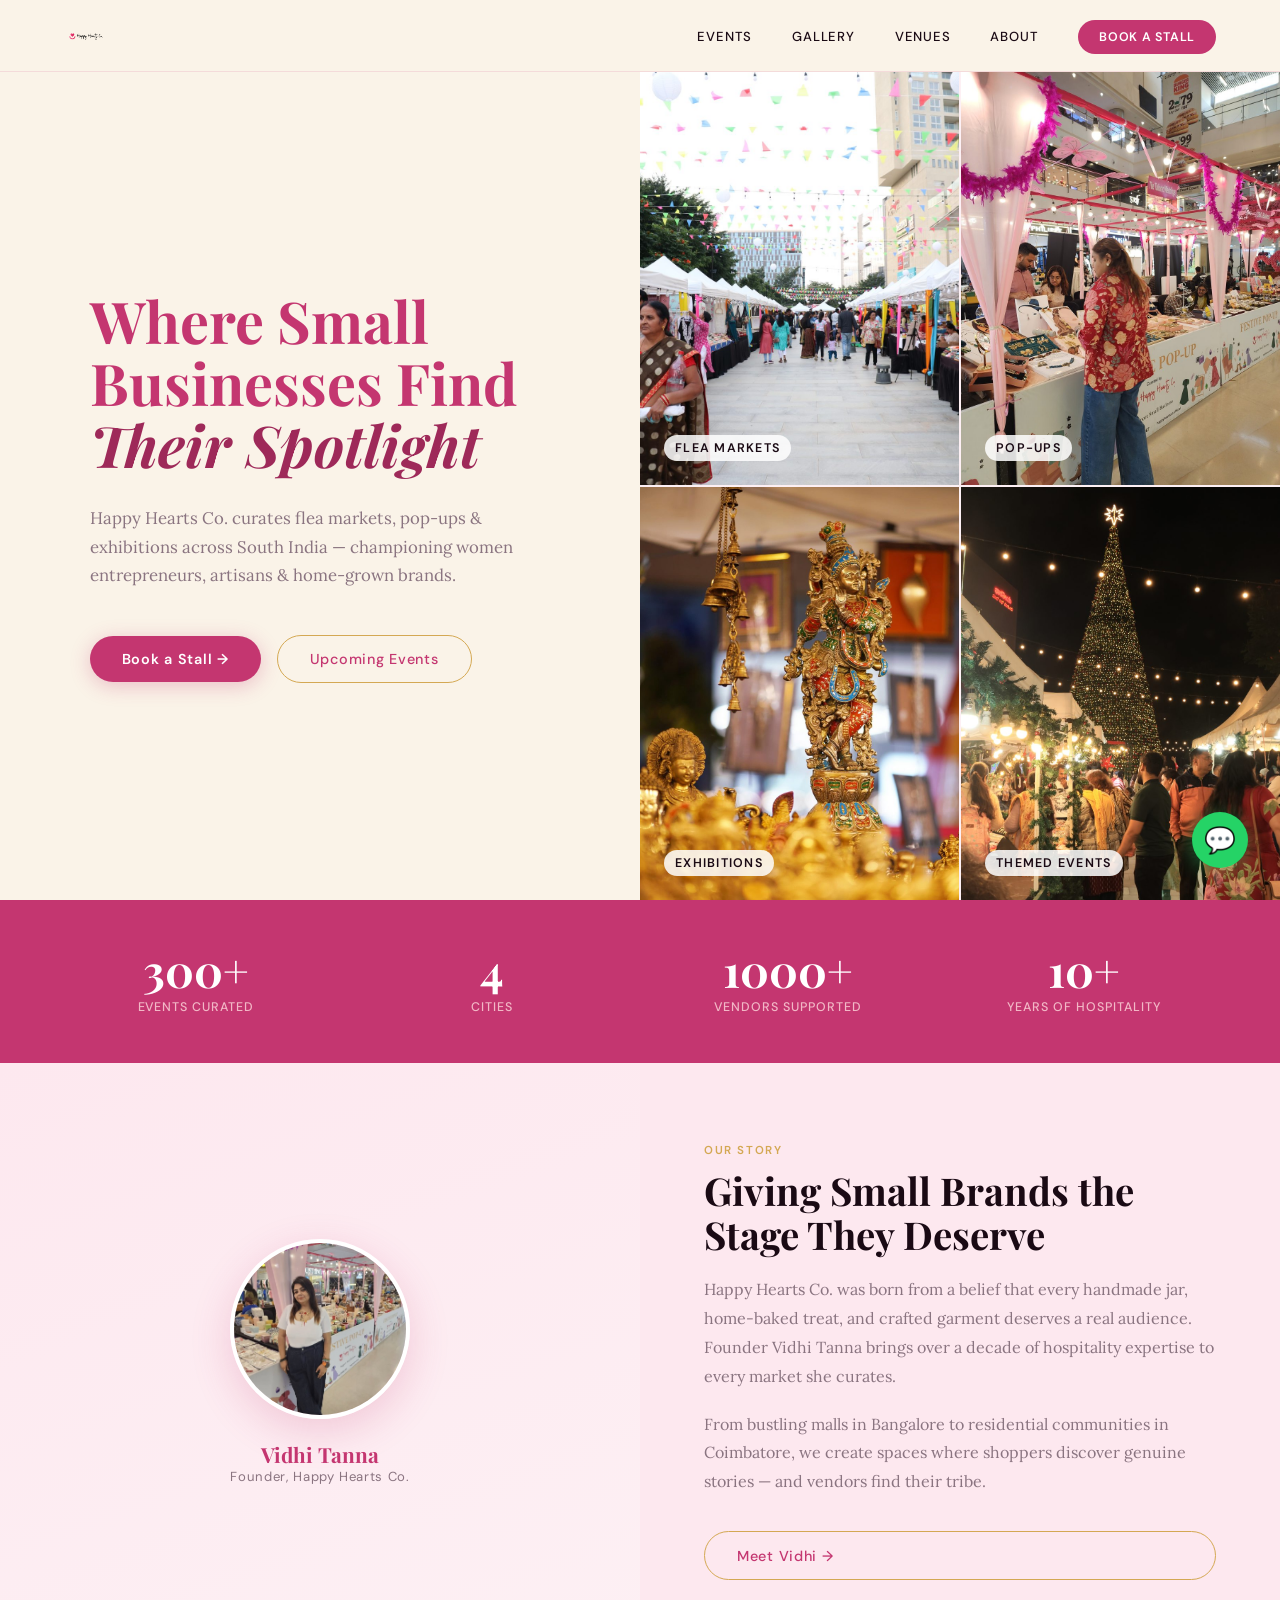
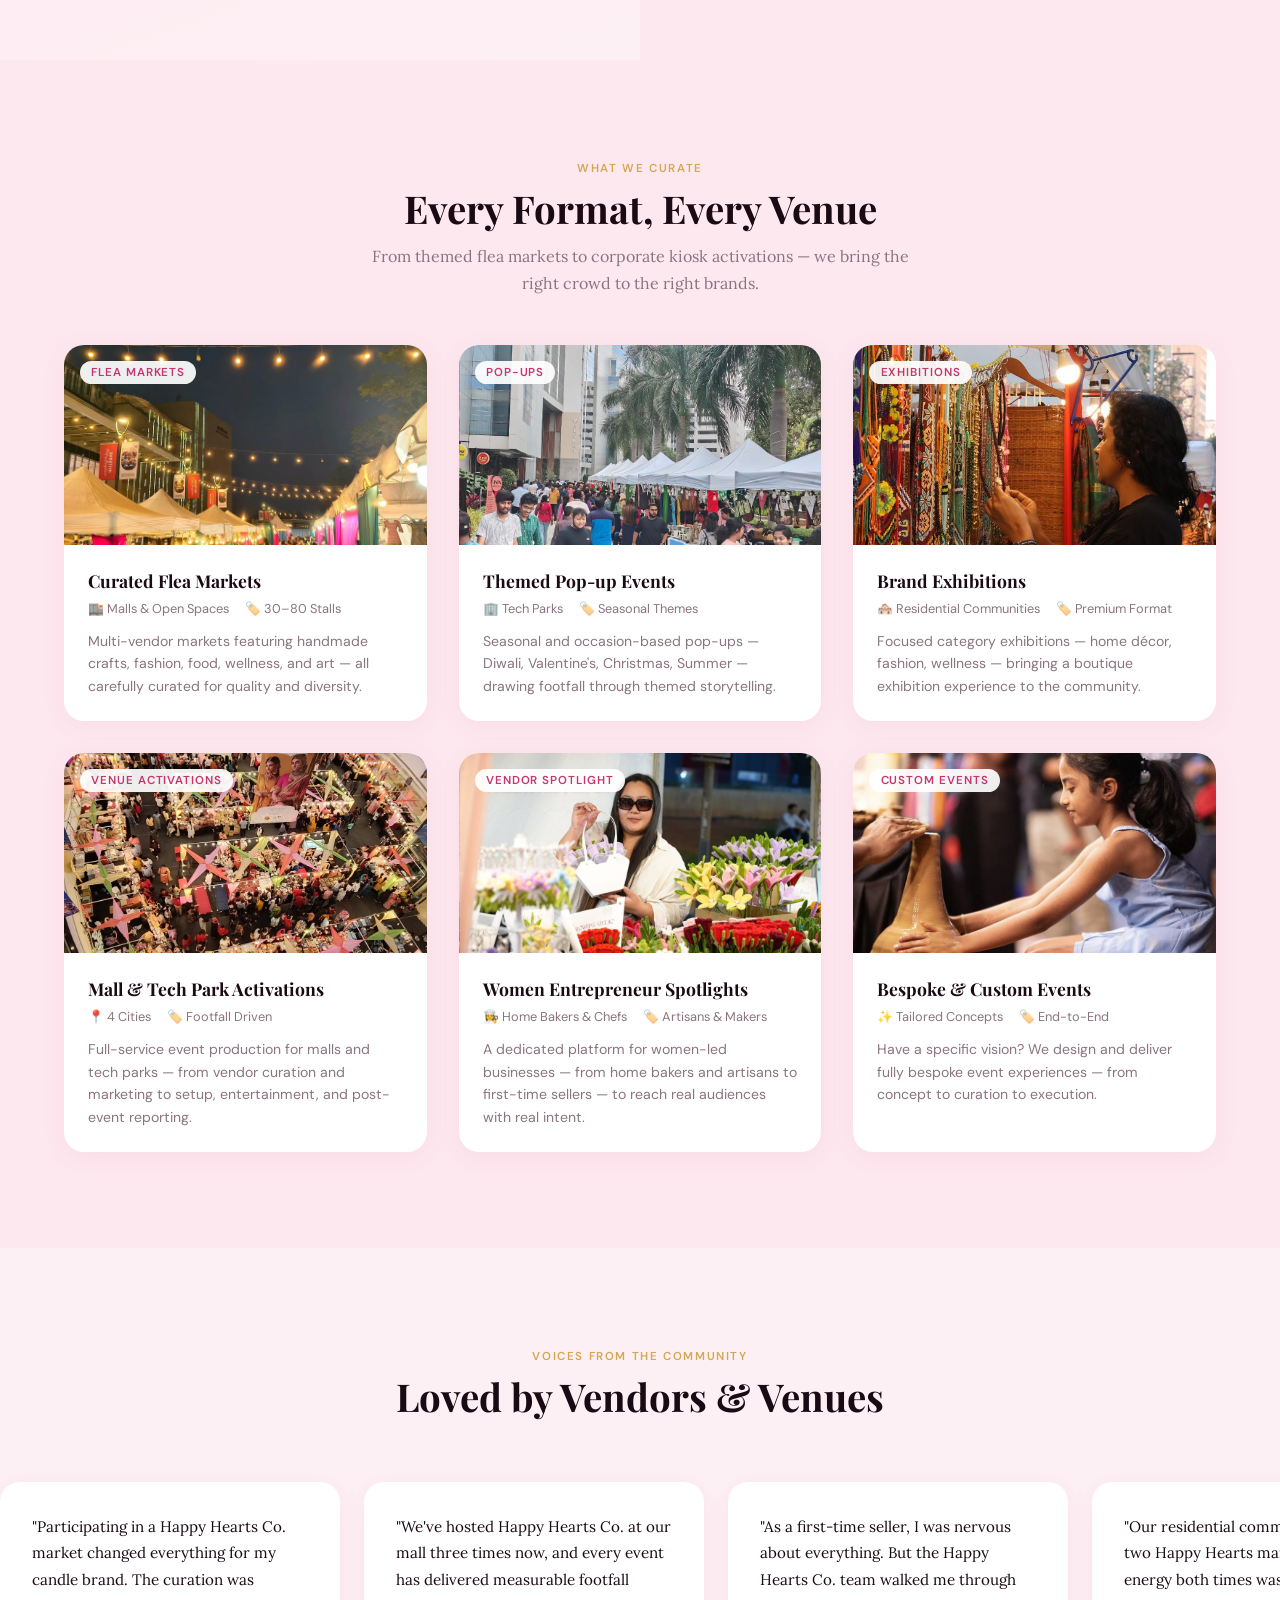
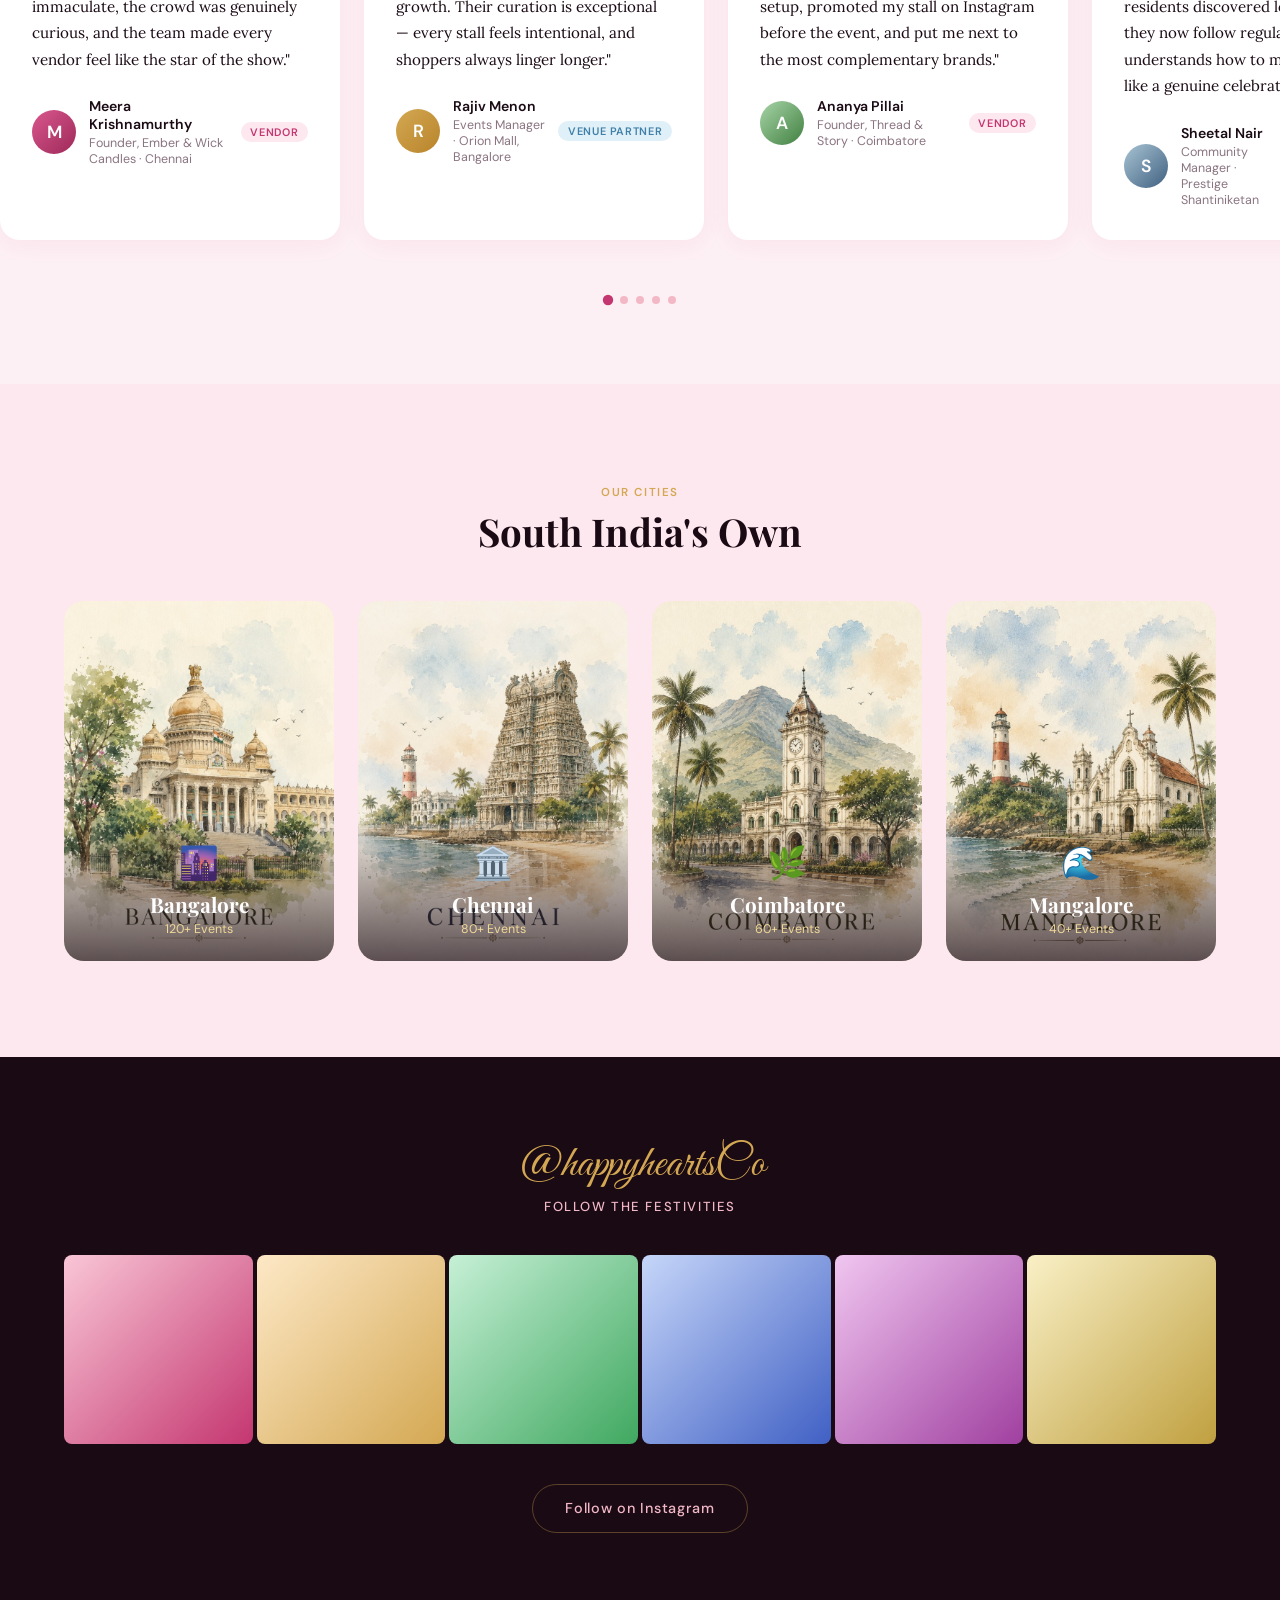
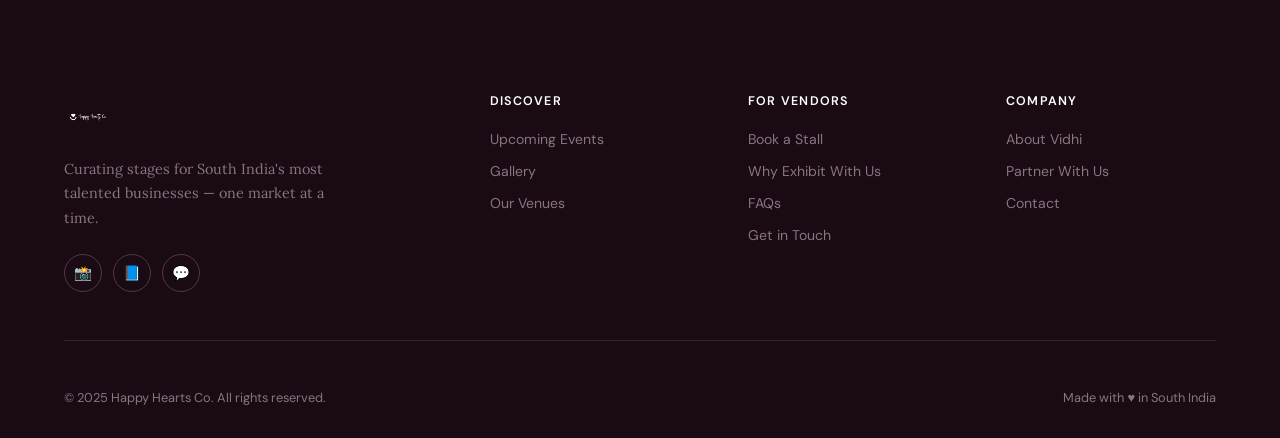
<file: index.html>
<!DOCTYPE html>
<html lang="en">
<head>
  <meta charset="UTF-8" />
  <meta name="viewport" content="width=device-width, initial-scale=1.0" />
  <title>Happy Hearts Co. — Where Small Businesses Find Their Spotlight</title>
  <meta name="description" content="Happy Hearts Co. curates flea markets, pop-ups, and exhibitions across South India — giving women entrepreneurs and small businesses their stage." />
  <link rel="preconnect" href="https://fonts.googleapis.com">
  <link rel="preconnect" href="https://fonts.gstatic.com" crossorigin>
  <link href="https://fonts.googleapis.com/css2?family=Playfair+Display:ital,wght@0,400;0,600;0,700;1,400;1,600&family=DM+Sans:wght@300;400;500;600&family=Lora:ital,wght@0,400;1,400&family=Great+Vibes&display=swap" rel="stylesheet">
  <link rel="stylesheet" href="/css/styles.css">
  <link rel="icon" type="image/png" href="/images/logo/favicon.png">
</head>
<body>

<!-- ── NAVIGATION ── -->
<nav id="mainNav">
  <a href="/" class="nav-logo">
    <img src="/images/logo/logo-horizontal.png" alt="Happy Hearts Co." class="nav-logo-img">
  </a>
  <ul class="nav-links">
    <li><a href="/events">Events</a></li>
    <li><a href="/gallery">Gallery</a></li>
    <li><a href="/venues">Venues</a></li>
    <li><a href="/about">About</a></li>
    <li><a href="https://docs.google.com/forms/d/e/1FAIpQLSczjhxifFSDkJTK4VwNBeWf5OX_p3N7fbFh50C7BM0ITOMnEQ/viewform?usp=publish-editor" target="_blank" class="nav-cta">Book a Stall</a></li>
  </ul>
  <button class="nav-toggle" id="navToggle" aria-label="Toggle menu">
    <span></span><span></span><span></span>
  </button>
</nav>

<!-- ── HERO ── -->
<section class="hero">
  <div class="hero-left">
    <h1 class="hero-headline serif">
      Where Small<br>Businesses Find<br><em>Their Spotlight</em>
    </h1>
    <p class="hero-sub lora">
      Happy Hearts Co. curates flea markets, pop-ups &amp; exhibitions across South India — championing women entrepreneurs, artisans &amp; home-grown brands.
    </p>
    <div class="hero-ctas">
      <a href="https://docs.google.com/forms/d/e/1FAIpQLSczjhxifFSDkJTK4VwNBeWf5OX_p3N7fbFh50C7BM0ITOMnEQ/viewform?usp=publish-editor" target="_blank" class="btn-primary">Book a Stall →</a>
      <a href="/events" class="btn-secondary">Upcoming Events</a>
    </div>
  </div>
  <div class="hero-right">
    <div class="hero-tiles">
      <div class="hero-tile">
        <div class="tile-bg tb-1"></div>
        <span class="tile-label">Flea Markets</span>
      </div>
      <div class="hero-tile">
        <div class="tile-bg tb-2"></div>
        <span class="tile-label">Pop-ups</span>
      </div>
      <div class="hero-tile">
        <div class="tile-bg tb-3"></div>
        <span class="tile-label">Exhibitions</span>
      </div>
      <div class="hero-tile">
        <div class="tile-bg tb-4"></div>
        <span class="tile-label">Themed Events</span>
      </div>
    </div>
  </div>
</section>

<!-- ── STATS STRIP ── -->
<div class="stats-strip">
  <div class="stat-item">
    <div class="stat-num serif">300+</div>
    <div class="stat-label">Events Curated</div>
  </div>
  <div class="stat-item">
    <div class="stat-num serif">4</div>
    <div class="stat-label">Cities</div>
  </div>
  <div class="stat-item">
    <div class="stat-num serif">1000+</div>
    <div class="stat-label">Vendors Supported</div>
  </div>
  <div class="stat-item">
    <div class="stat-num serif">10+</div>
    <div class="stat-label">Years of Hospitality</div>
  </div>
</div>

<!-- ── ABOUT STRIP ── -->
<section class="about-strip">
  <div class="about-visual">
    <div class="about-visual-inner">
      <img src="/images/founder/vidhi-tanna.jpg" alt="Vidhi Tanna" class="about-founder-img">
      <div class="about-founder-name serif">Vidhi Tanna</div>
      <div class="about-founder-title">Founder, Happy Hearts Co.</div>
    </div>
  </div>
  <div class="about-content reveal">
    <span class="section-eyebrow">Our Story</span>
    <h2 class="section-title serif" style="text-align:left;margin-bottom:1.2rem;">Giving Small Brands the Stage They Deserve</h2>
    <p>Happy Hearts Co. was born from a belief that every handmade jar, home-baked treat, and crafted garment deserves a real audience. Founder Vidhi Tanna brings over a decade of hospitality expertise to every market she curates.</p>
    <p>From bustling malls in Bangalore to residential communities in Coimbatore, we create spaces where shoppers discover genuine stories — and vendors find their tribe.</p>
    <a href="/about" class="btn-secondary" style="margin-top:1rem;">Meet Vidhi →</a>
  </div>
</section>

<!-- ── EVENTS SECTION ── -->
<section class="events-section">
  <div class="reveal">
    <span class="section-eyebrow">What We Curate</span>
    <h2 class="section-title serif">Every Format, Every Venue</h2>
    <p class="section-sub lora">From themed flea markets to corporate kiosk activations — we bring the right crowd to the right brands.</p>
  </div>
  <div class="events-grid">
    <a href="/events" class="event-card reveal">
      <div class="event-card-img">
        <div class="event-card-bg ec-1"></div>
        <span class="event-card-tag">Flea Markets</span>
      </div>
      <div class="event-card-body">
        <div class="event-card-title serif">Curated Flea Markets</div>
        <div class="event-card-meta">
          <span>🏬 Malls &amp; Open Spaces</span>
          <span>🏷️ 30–80 Stalls</span>
        </div>
        <div class="event-card-desc">Multi-vendor markets featuring handmade crafts, fashion, food, wellness, and art — all carefully curated for quality and diversity.</div>
      </div>
    </a>
    <a href="/events" class="event-card reveal">
      <div class="event-card-img">
        <div class="event-card-bg ec-2"></div>
        <span class="event-card-tag">Pop-ups</span>
      </div>
      <div class="event-card-body">
        <div class="event-card-title serif">Themed Pop-up Events</div>
        <div class="event-card-meta">
          <span>🏢 Tech Parks</span>
          <span>🏷️ Seasonal Themes</span>
        </div>
        <div class="event-card-desc">Seasonal and occasion-based pop-ups — Diwali, Valentine's, Christmas, Summer — drawing footfall through themed storytelling.</div>
      </div>
    </a>
    <a href="/events" class="event-card reveal">
      <div class="event-card-img">
        <div class="event-card-bg ec-3"></div>
        <span class="event-card-tag">Exhibitions</span>
      </div>
      <div class="event-card-body">
        <div class="event-card-title serif">Brand Exhibitions</div>
        <div class="event-card-meta">
          <span>🏘️ Residential Communities</span>
          <span>🏷️ Premium Format</span>
        </div>
        <div class="event-card-desc">Focused category exhibitions — home décor, fashion, wellness — bringing a boutique exhibition experience to the community.</div>
      </div>
    </a>
    <a href="/venues" class="event-card reveal">
      <div class="event-card-img">
        <div class="event-card-bg ec-4"></div>
        <span class="event-card-tag">Venue Activations</span>
      </div>
      <div class="event-card-body">
        <div class="event-card-title serif">Mall &amp; Tech Park Activations</div>
        <div class="event-card-meta">
          <span>📍 4 Cities</span>
          <span>🏷️ Footfall Driven</span>
        </div>
        <div class="event-card-desc">Full-service event production for malls and tech parks — from vendor curation and marketing to setup, entertainment, and post-event reporting.</div>
      </div>
    </a>
    <a href="/vendors" class="event-card reveal">
      <div class="event-card-img">
        <div class="event-card-bg ec-5"></div>
        <span class="event-card-tag">Vendor Spotlight</span>
      </div>
      <div class="event-card-body">
        <div class="event-card-title serif">Women Entrepreneur Spotlights</div>
        <div class="event-card-meta">
          <span>👩‍🍳 Home Bakers &amp; Chefs</span>
          <span>🏷️ Artisans &amp; Makers</span>
        </div>
        <div class="event-card-desc">A dedicated platform for women-led businesses — from home bakers and artisans to first-time sellers — to reach real audiences with real intent.</div>
      </div>
    </a>
    <a href="/contact" class="event-card reveal">
      <div class="event-card-img">
        <div class="event-card-bg ec-6"></div>
        <span class="event-card-tag">Custom Events</span>
      </div>
      <div class="event-card-body">
        <div class="event-card-title serif">Bespoke &amp; Custom Events</div>
        <div class="event-card-meta">
          <span>✨ Tailored Concepts</span>
          <span>🏷️ End-to-End</span>
        </div>
        <div class="event-card-desc">Have a specific vision? We design and deliver fully bespoke event experiences — from concept to curation to execution.</div>
      </div>
    </a>
  </div>
</section>

<!-- ── TESTIMONIALS ── -->
<section class="testi-section">
  <div class="testi-header reveal">
    <span class="section-eyebrow">Voices from the Community</span>
    <h2 class="section-title serif">Loved by Vendors &amp; Venues</h2>
  </div>
  <div class="testi-track" id="testiTrack">
    <div class="testi-card">
      <p class="testi-text lora">"Participating in a Happy Hearts Co. market changed everything for my candle brand. The curation was immaculate, the crowd was genuinely curious, and the team made every vendor feel like the star of the show."</p>
      <div class="testi-author">
        <div class="testi-avatar ta-1">M</div>
        <div class="testi-info">
          <div class="testi-name">Meera Krishnamurthy</div>
          <div class="testi-role">Founder, Ember &amp; Wick Candles · Chennai</div>
        </div>
        <div class="testi-type-badge">Vendor</div>
      </div>
    </div>
    <div class="testi-card">
      <p class="testi-text lora">"We've hosted Happy Hearts Co. at our mall three times now, and every event has delivered measurable footfall growth. Their curation is exceptional — every stall feels intentional, and shoppers always linger longer."</p>
      <div class="testi-author">
        <div class="testi-avatar ta-2">R</div>
        <div class="testi-info">
          <div class="testi-name">Rajiv Menon</div>
          <div class="testi-role">Events Manager · Orion Mall, Bangalore</div>
        </div>
        <div class="testi-type-badge venue">Venue Partner</div>
      </div>
    </div>
    <div class="testi-card">
      <p class="testi-text lora">"As a first-time seller, I was nervous about everything. But the Happy Hearts Co. team walked me through setup, promoted my stall on Instagram before the event, and put me next to the most complementary brands."</p>
      <div class="testi-author">
        <div class="testi-avatar ta-3">A</div>
        <div class="testi-info">
          <div class="testi-name">Ananya Pillai</div>
          <div class="testi-role">Founder, Thread &amp; Story · Coimbatore</div>
        </div>
        <div class="testi-type-badge">Vendor</div>
      </div>
    </div>
    <div class="testi-card">
      <p class="testi-text lora">"Our residential community has hosted two Happy Hearts markets now. The energy both times was incredible — residents discovered local businesses they now follow regularly. Vidhi understands how to make an event feel like a genuine celebration."</p>
      <div class="testi-author">
        <div class="testi-avatar ta-4">S</div>
        <div class="testi-info">
          <div class="testi-name">Sheetal Nair</div>
          <div class="testi-role">Community Manager · Prestige Shantiniketan</div>
        </div>
        <div class="testi-type-badge venue">Venue Partner</div>
      </div>
    </div>
    <div class="testi-card">
      <p class="testi-text lora">"I've done flea markets across Bangalore, but Happy Hearts Co. events consistently bring the most engaged buyers. The audience genuinely comes to discover and support small brands — not just to window shop. That quality of footfall is rare."</p>
      <div class="testi-author">
        <div class="testi-avatar ta-1">P</div>
        <div class="testi-info">
          <div class="testi-name">Priya Sundaram</div>
          <div class="testi-role">Founder, Chai &amp; Clay · Bangalore</div>
        </div>
        <div class="testi-type-badge">Vendor</div>
      </div>
    </div>
  </div>
  <div class="testi-dots" id="testiDots">
    <button class="tdot active" data-index="0"></button>
    <button class="tdot" data-index="1"></button>
    <button class="tdot" data-index="2"></button>
    <button class="tdot" data-index="3"></button>
    <button class="tdot" data-index="4"></button>
  </div>
</section>

<!-- ── CITIES ── -->
<section class="cities-section">
  <div class="cities-header reveal">
    <span class="section-eyebrow">Our Cities</span>
    <h2 class="section-title serif">South India's Own</h2>
  </div>
  <div class="cities-grid">
    <a href="/events?city=bangalore" class="city-card reveal" style="text-decoration:none;">
      <div class="city-bg cb-1"></div>
      <div class="city-overlay">
        <span class="city-emoji">🌆</span>
        <div class="city-name serif">Bangalore</div>
        <div class="city-count">120+ Events</div>
      </div>
    </a>
    <a href="/events?city=chennai" class="city-card reveal" style="text-decoration:none;">
      <div class="city-bg cb-2"></div>
      <div class="city-overlay">
        <span class="city-emoji">🏛️</span>
        <div class="city-name serif">Chennai</div>
        <div class="city-count">80+ Events</div>
      </div>
    </a>
    <a href="/events?city=coimbatore" class="city-card reveal" style="text-decoration:none;">
      <div class="city-bg cb-3"></div>
      <div class="city-overlay">
        <span class="city-emoji">🌿</span>
        <div class="city-name serif">Coimbatore</div>
        <div class="city-count">60+ Events</div>
      </div>
    </a>
    <a href="/events?city=mangalore" class="city-card reveal" style="text-decoration:none;">
      <div class="city-bg cb-4"></div>
      <div class="city-overlay">
        <span class="city-emoji">🌊</span>
        <div class="city-name serif">Mangalore</div>
        <div class="city-count">40+ Events</div>
      </div>
    </a>
  </div>
</section>

<!-- ── INSTAGRAM ── -->
<div class="insta-section">
  <div class="insta-handle script">@happyheartsCo</div>
  <div class="insta-sub">Follow the Festivities</div>
  <div class="insta-grid">
    <div class="insta-cell"><div class="insta-placeholder ip-1"></div><div class="insta-overlay">❤️</div></div>
    <div class="insta-cell"><div class="insta-placeholder ip-2"></div><div class="insta-overlay">❤️</div></div>
    <div class="insta-cell"><div class="insta-placeholder ip-3"></div><div class="insta-overlay">❤️</div></div>
    <div class="insta-cell"><div class="insta-placeholder ip-4"></div><div class="insta-overlay">❤️</div></div>
    <div class="insta-cell"><div class="insta-placeholder ip-5"></div><div class="insta-overlay">❤️</div></div>
    <div class="insta-cell"><div class="insta-placeholder ip-6"></div><div class="insta-overlay">❤️</div></div>
  </div>
  <a href="https://www.instagram.com/happyheartsco.official?igsh=eXF6MTNpY3drdnB5" target="_blank" class="btn-secondary" style="color:var(--blush);border-color:rgba(212,168,83,0.35);margin:0 auto;display:inline-flex;">Follow on Instagram</a>
</div>

<!-- ── FOOTER ── -->
<footer>
  <div class="footer-top">
    <div>
      <img src="/images/logo/logo-horizontal-white.png" alt="Happy Hearts Co." class="footer-logo-img">
      <p class="footer-tagline lora">Curating stages for South India's most talented businesses — one market at a time.</p>
      <div class="footer-social">
        <a href="https://www.instagram.com/happyheartsco.official?igsh=eXF6MTNpY3drdnB5" class="social-btn" target="_blank" title="Instagram">📸</a>
        <a href="https://www.facebook.com/share/1ED3gzqCCu/?mibextid=wwXIfr" class="social-btn" target="_blank" title="Facebook">📘</a>
        <a href="https://wa.me/91XXXXXXXXXX" class="social-btn" target="_blank" title="WhatsApp">💬</a>
      </div>
    </div>
    <div class="footer-col">
      <h4>Discover</h4>
      <ul class="footer-links">
        <li><a href="/events">Upcoming Events</a></li>
        <li><a href="/gallery">Gallery</a></li>
        <li><a href="/venues">Our Venues</a></li>
      </ul>
    </div>
    <div class="footer-col">
      <h4>For Vendors</h4>
      <ul class="footer-links">
        <li><a href="https://docs.google.com/forms/d/e/1FAIpQLSczjhxifFSDkJTK4VwNBeWf5OX_p3N7fbFh50C7BM0ITOMnEQ/viewform?usp=publish-editor" target="_blank">Book a Stall</a></li>
        <li><a href="/vendors#why">Why Exhibit With Us</a></li>
        <li><a href="/vendors#faq">FAQs</a></li>
        <li><a href="/contact">Get in Touch</a></li>
      </ul>
    </div>
    <div class="footer-col">
      <h4>Company</h4>
      <ul class="footer-links">
        <li><a href="/about">About Vidhi</a></li>
        <li><a href="/about#partner">Partner With Us</a></li>
        <li><a href="/contact">Contact</a></li>
      </ul>
    </div>
  </div>
  <div class="footer-bottom">
    <div class="footer-legal">© 2025 Happy Hearts Co. All rights reserved.</div>
    <div class="footer-made">Made with ♥ in South India</div>
  </div>
</footer>

<!-- ── WHATSAPP FLOAT ── -->
<a href="https://wa.me/91XXXXXXXXXX?text=Hi%20Happy%20Hearts%20Co.!" class="whatsapp-float" target="_blank" title="Chat on WhatsApp">💬</a>

<script src="/js/main.js"></script>
</body>
</html>
</file>
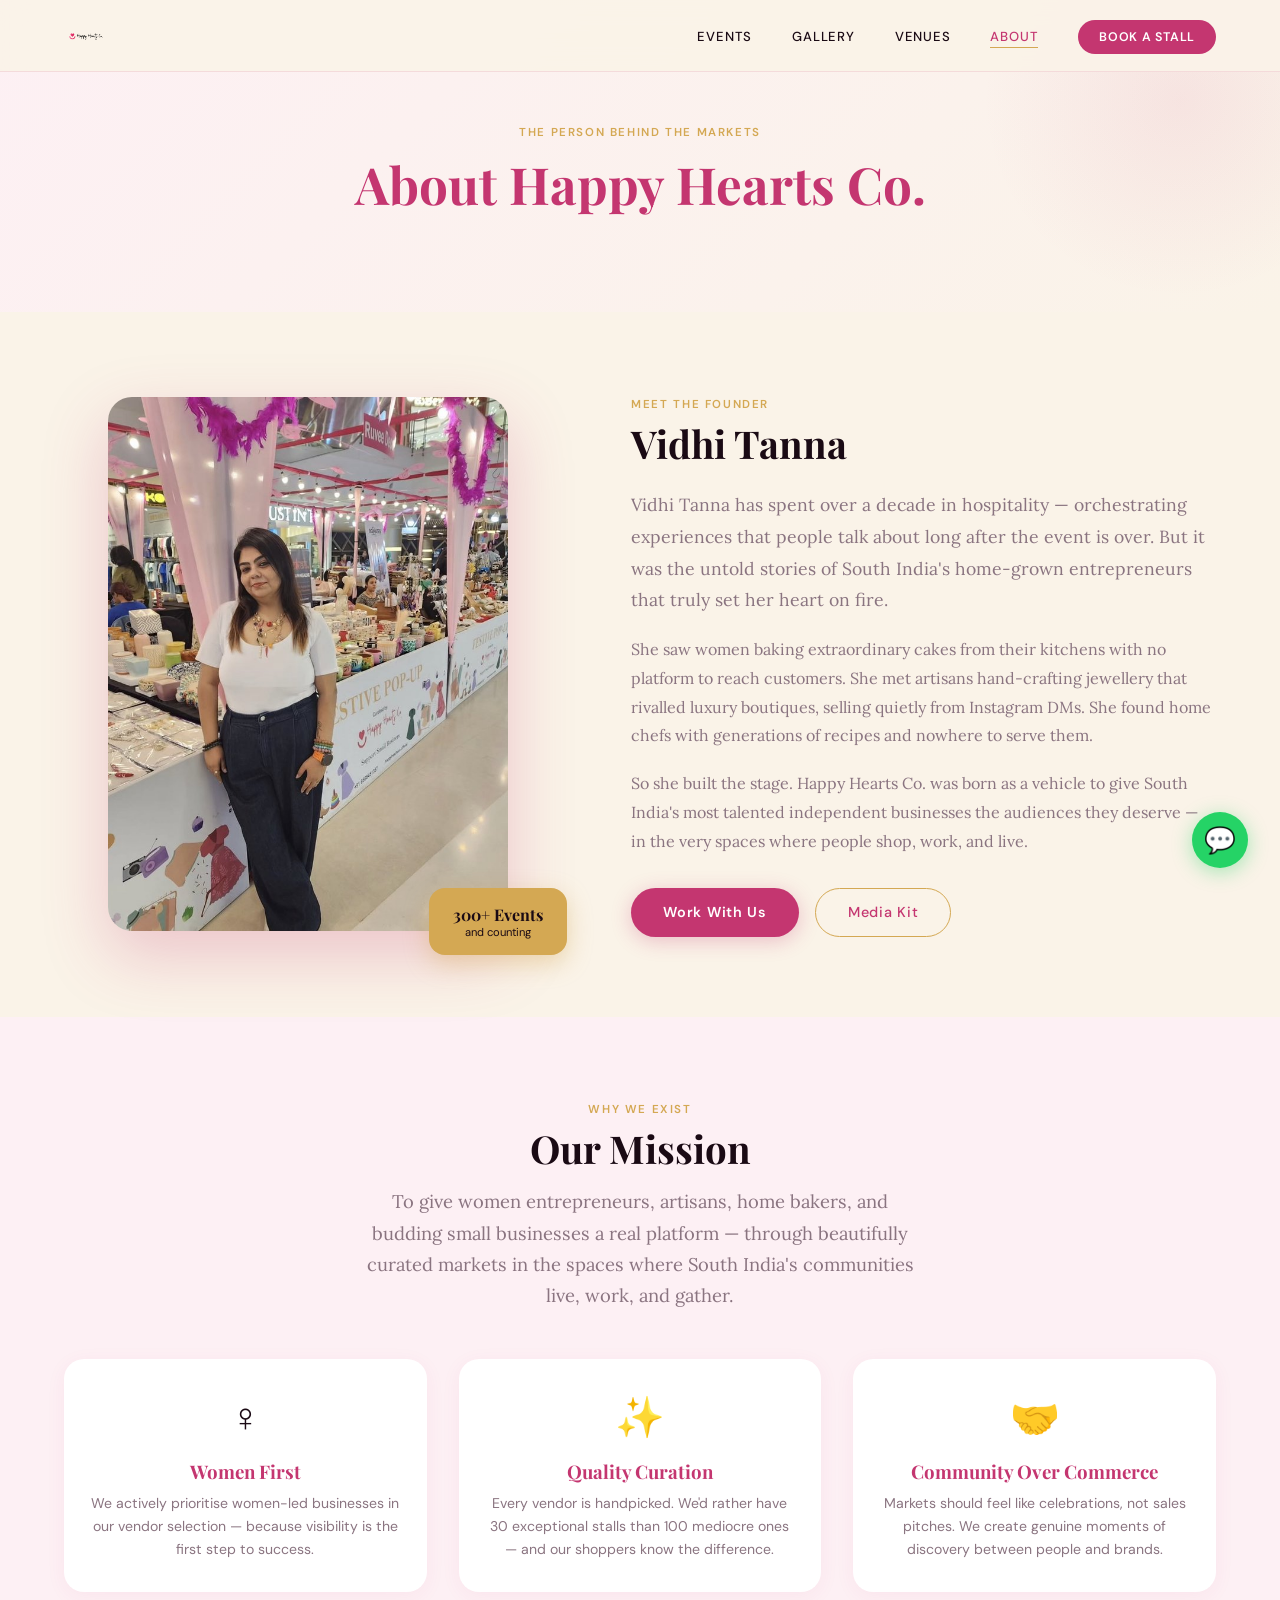
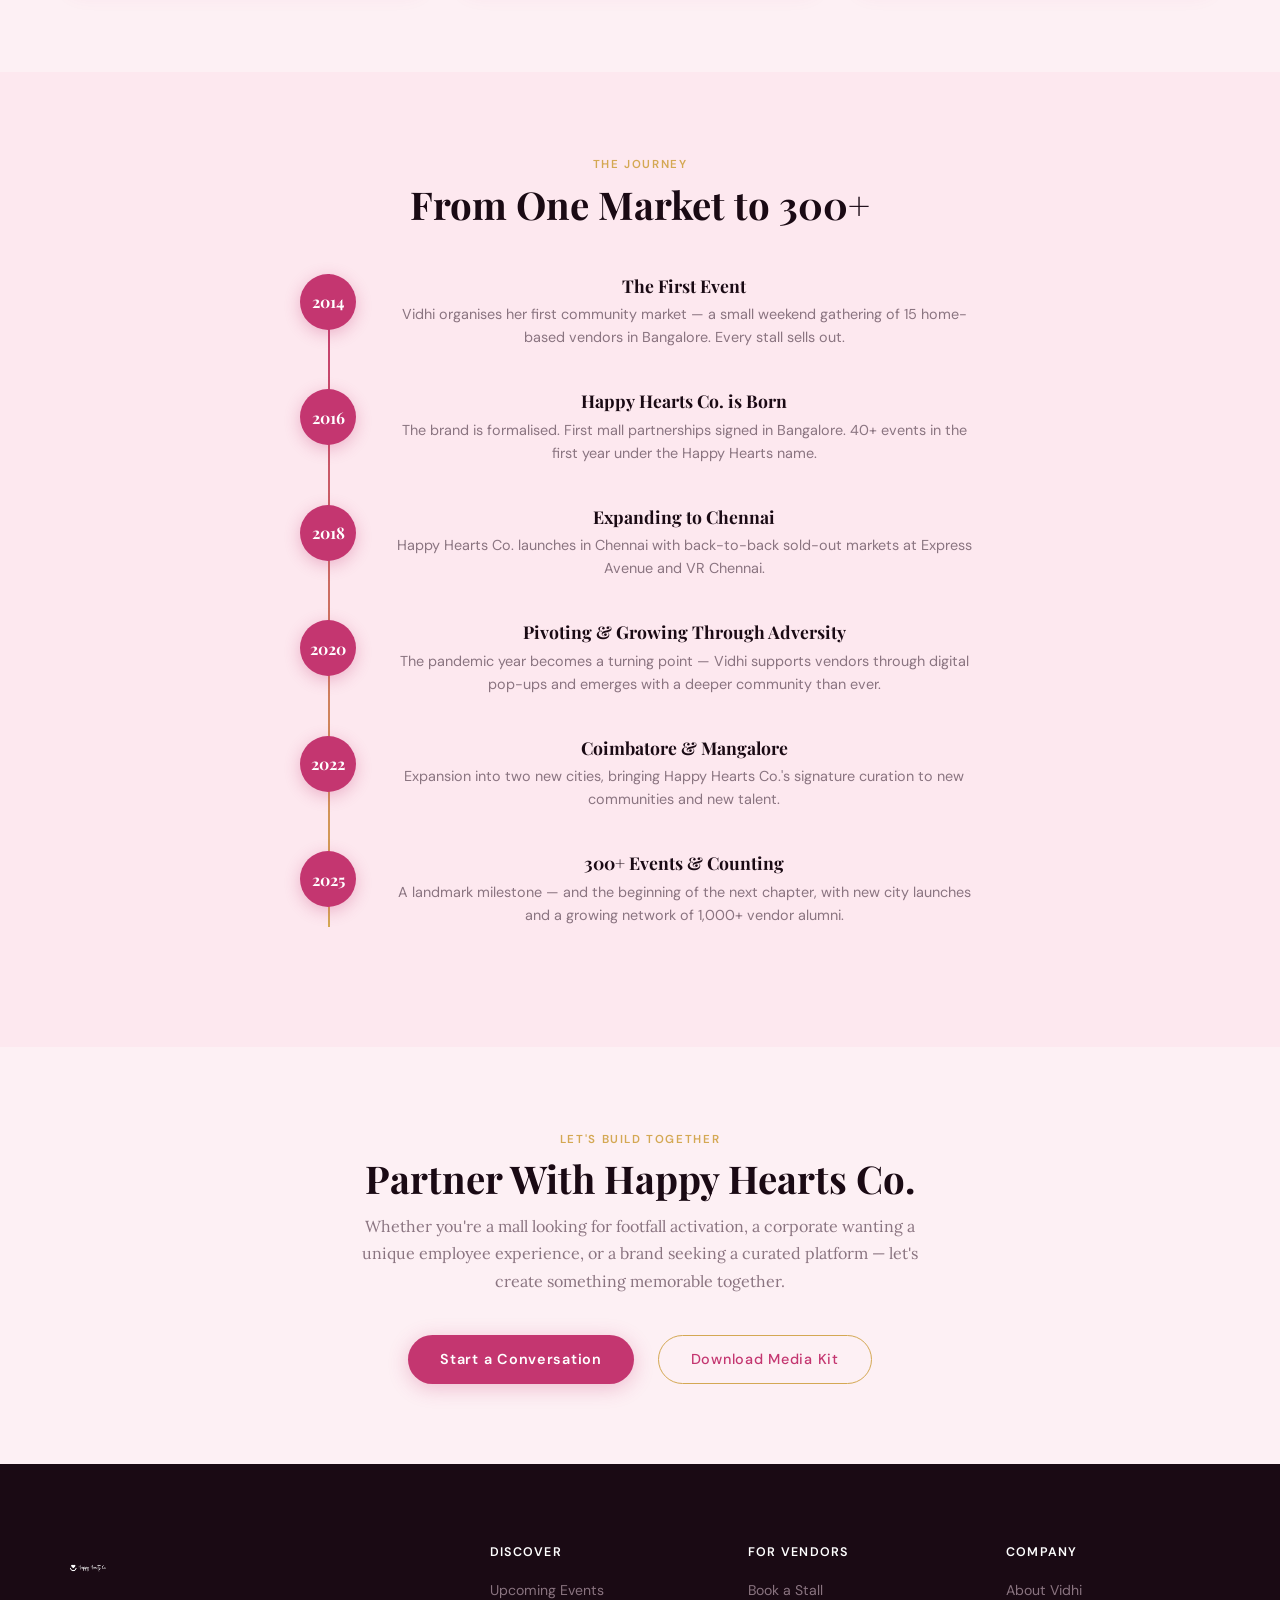
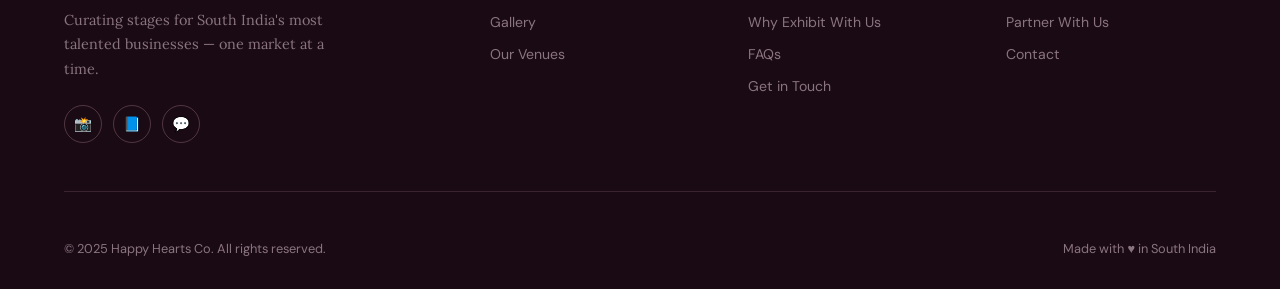
<file: about/index.html>
<!DOCTYPE html>
<html lang="en">
<head>
  <meta charset="UTF-8" />
  <meta name="viewport" content="width=device-width, initial-scale=1.0" />
  <title>About Vidhi — Happy Hearts Co.</title>
  <meta name="description" content="Meet Vidhi Tanna — founder of Happy Hearts Co. and the passionate curator behind 300+ events across South India." />
  <link rel="preconnect" href="https://fonts.googleapis.com">
  <link rel="preconnect" href="https://fonts.gstatic.com" crossorigin>
  <link href="https://fonts.googleapis.com/css2?family=Playfair+Display:ital,wght@0,400;0,600;0,700;1,400;1,600&family=DM+Sans:wght@300;400;500;600&family=Lora:ital,wght@0,400;1,400&family=Great+Vibes&display=swap" rel="stylesheet">
  <link rel="stylesheet" href="/css/styles.css">
  <link rel="icon" type="image/png" href="/images/logo/favicon.png">
  <style>
    .about-hero-grid {
      display: grid;
      grid-template-columns: 1fr 1.2fr;
      gap: 5rem;
      align-items: center;
      padding: 5rem 5vw;
    }
    .about-photo-wrap {
      position: relative;
      text-align: center;
    }
    .about-photo-placeholder {
      width: 100%;
      max-width: 400px;
      aspect-ratio: 3/4;
      border-radius: 24px;
      background: linear-gradient(160deg, var(--blush-soft) 0%, var(--brand-light) 100%);
      display: flex;
      align-items: center;
      justify-content: center;
      margin: 0 auto;
      font-family: 'Playfair Display', serif;
      font-size: 8rem;
      color: rgba(255,255,255,0.5);
      box-shadow: 0 24px 64px rgba(196,54,112,0.25);
    }
    .about-photo-badge {
      position: absolute;
      bottom: -1.5rem; right: -1rem;
      background: var(--gold);
      color: var(--espresso);
      padding: 1rem 1.5rem;
      border-radius: 16px;
      font-family: 'Playfair Display', serif;
      font-size: 1rem;
      font-weight: 700;
      box-shadow: 0 8px 24px rgba(212,168,83,0.4);
    }
    .about-photo-badge small { display: block; font-family: 'DM Sans', sans-serif; font-size: 0.7rem; font-weight: 400; }
    .mission-values {
      display: grid;
      grid-template-columns: repeat(3, 1fr);
      gap: 2rem;
      margin-top: 3rem;
    }
    .value-card {
      text-align: center;
      padding: 2rem 1.5rem;
      background: var(--white);
      border-radius: 20px;
      box-shadow: 0 4px 20px rgba(196,54,112,0.06);
    }
    .value-icon { font-size: 2.5rem; margin-bottom: 1rem; display: block; }
    .value-card h3 { font-family: 'Playfair Display', serif; color: var(--brand); margin-bottom: 0.5rem; }
    .value-card p { font-size: 0.88rem; line-height: 1.6; color: var(--warm-grey); }
    @media (max-width: 768px) {
      .about-hero-grid { grid-template-columns: 1fr; gap: 2rem; }
      .mission-values { grid-template-columns: 1fr; }
    }
  </style>
</head>
<body>

<nav id="mainNav">
  <a href="/" class="nav-logo">
    <img src="/images/logo/logo-horizontal.png" alt="Happy Hearts Co." class="nav-logo-img">
  </a>
  <ul class="nav-links">
    <li><a href="/events">Events</a></li>
    <li><a href="/gallery">Gallery</a></li>
    <li><a href="/venues">Venues</a></li>
    <li><a href="/about">About</a></li>
    <li><a href="https://docs.google.com/forms/d/e/1FAIpQLSczjhxifFSDkJTK4VwNBeWf5OX_p3N7fbFh50C7BM0ITOMnEQ/viewform?usp=publish-editor" target="_blank" class="nav-cta">Book a Stall</a></li>
  </ul>
  <button class="nav-toggle" id="navToggle" aria-label="Toggle menu">
    <span></span><span></span><span></span>
  </button>
</nav>

<div class="page-hero">
  <span class="page-hero-eyebrow">The Person Behind the Markets</span>
  <h1 class="page-hero-title serif">About Happy Hearts Co.</h1>
</div>

<!-- FOUNDER SECTION -->
<section style="background:var(--cream);">
  <div class="about-hero-grid">
    <div class="about-photo-wrap reveal">
      <img src="/images/founder/vidhi-tanna.jpg" alt="Vidhi Tanna" style="width:100%;max-width:400px;aspect-ratio:3/4;object-fit:cover;border-radius:24px;box-shadow:0 24px 64px rgba(196,54,112,0.25);display:block;margin:0 auto;">
      <div class="about-photo-badge">
        300+ Events
        <small>and counting</small>
      </div>
    </div>
    <div class="reveal">
      <span class="section-eyebrow">Meet the Founder</span>
      <h2 class="section-title serif" style="text-align:left;margin-bottom:1.5rem;">Vidhi Tanna</h2>
      <p class="lora" style="font-size:1.1rem;line-height:1.8;color:var(--warm-grey);margin-bottom:1.2rem;">
        Vidhi Tanna has spent over a decade in hospitality — orchestrating experiences that people talk about long after the event is over. But it was the untold stories of South India's home-grown entrepreneurs that truly set her heart on fire.
      </p>
      <p class="lora" style="font-size:1rem;line-height:1.8;color:var(--warm-grey);margin-bottom:1.2rem;">
        She saw women baking extraordinary cakes from their kitchens with no platform to reach customers. She met artisans hand-crafting jewellery that rivalled luxury boutiques, selling quietly from Instagram DMs. She found home chefs with generations of recipes and nowhere to serve them.
      </p>
      <p class="lora" style="font-size:1rem;line-height:1.8;color:var(--warm-grey);margin-bottom:2rem;">
        So she built the stage. Happy Hearts Co. was born as a vehicle to give South India's most talented independent businesses the audiences they deserve — in the very spaces where people shop, work, and live.
      </p>
      <div style="display:flex;gap:1rem;flex-wrap:wrap;">
        <a href="/contact" class="btn-primary">Work With Us</a>
        <a href="/press" class="btn-secondary">Media Kit</a>
      </div>
    </div>
  </div>
</section>

<!-- MISSION -->
<section class="content-section alt" style="text-align:center;">
  <span class="section-eyebrow">Why We Exist</span>
  <h2 class="section-title serif">Our Mission</h2>
  <p class="section-sub lora" style="font-size:1.15rem;margin:1rem auto 0;">
    To give women entrepreneurs, artisans, home bakers, and budding small businesses a real platform — through beautifully curated markets in the spaces where South India's communities live, work, and gather.
  </p>
  <div class="mission-values">
    <div class="value-card reveal">
      <span class="value-icon">♀️</span>
      <h3>Women First</h3>
      <p>We actively prioritise women-led businesses in our vendor selection — because visibility is the first step to success.</p>
    </div>
    <div class="value-card reveal">
      <span class="value-icon">✨</span>
      <h3>Quality Curation</h3>
      <p>Every vendor is handpicked. We'd rather have 30 exceptional stalls than 100 mediocre ones — and our shoppers know the difference.</p>
    </div>
    <div class="value-card reveal">
      <span class="value-icon">🤝</span>
      <h3>Community Over Commerce</h3>
      <p>Markets should feel like celebrations, not sales pitches. We create genuine moments of discovery between people and brands.</p>
    </div>
  </div>
</section>

<!-- JOURNEY TIMELINE -->
<section class="content-section" style="text-align:center;">
  <span class="section-eyebrow">The Journey</span>
  <h2 class="section-title serif">From One Market to 300+</h2>
  <div class="timeline">
    <div class="timeline-item reveal">
      <div class="timeline-dot serif">2014</div>
      <div class="timeline-content">
        <h3>The First Event</h3>
        <p>Vidhi organises her first community market — a small weekend gathering of 15 home-based vendors in Bangalore. Every stall sells out.</p>
      </div>
    </div>
    <div class="timeline-item reveal">
      <div class="timeline-dot serif">2016</div>
      <div class="timeline-content">
        <h3>Happy Hearts Co. is Born</h3>
        <p>The brand is formalised. First mall partnerships signed in Bangalore. 40+ events in the first year under the Happy Hearts name.</p>
      </div>
    </div>
    <div class="timeline-item reveal">
      <div class="timeline-dot serif">2018</div>
      <div class="timeline-content">
        <h3>Expanding to Chennai</h3>
        <p>Happy Hearts Co. launches in Chennai with back-to-back sold-out markets at Express Avenue and VR Chennai.</p>
      </div>
    </div>
    <div class="timeline-item reveal">
      <div class="timeline-dot serif">2020</div>
      <div class="timeline-content">
        <h3>Pivoting &amp; Growing Through Adversity</h3>
        <p>The pandemic year becomes a turning point — Vidhi supports vendors through digital pop-ups and emerges with a deeper community than ever.</p>
      </div>
    </div>
    <div class="timeline-item reveal">
      <div class="timeline-dot serif">2022</div>
      <div class="timeline-content">
        <h3>Coimbatore &amp; Mangalore</h3>
        <p>Expansion into two new cities, bringing Happy Hearts Co.'s signature curation to new communities and new talent.</p>
      </div>
    </div>
    <div class="timeline-item reveal">
      <div class="timeline-dot serif">2025</div>
      <div class="timeline-content">
        <h3>300+ Events &amp; Counting</h3>
        <p>A landmark milestone — and the beginning of the next chapter, with new city launches and a growing network of 1,000+ vendor alumni.</p>
      </div>
    </div>
  </div>
</section>

<!-- PARTNER SECTION -->
<section id="partner" class="content-section alt" style="text-align:center;">
  <span class="section-eyebrow">Let's Build Together</span>
  <h2 class="section-title serif">Partner With Happy Hearts Co.</h2>
  <p class="section-sub lora">Whether you're a mall looking for footfall activation, a corporate wanting a unique employee experience, or a brand seeking a curated platform — let's create something memorable together.</p>
  <div style="display:flex;gap:1.5rem;justify-content:center;margin-top:2.5rem;flex-wrap:wrap;">
    <a href="/contact" class="btn-primary">Start a Conversation</a>
    <a href="/press" class="btn-secondary">Download Media Kit</a>
  </div>
</section>

<footer>
  <div class="footer-top">
    <div>
      <img src="/images/logo/logo-horizontal-white.png" alt="Happy Hearts Co." class="footer-logo-img">
      <p class="footer-tagline lora">Curating stages for South India's most talented businesses — one market at a time.</p>
      <div class="footer-social">
        <a href="https://www.instagram.com/happyheartsco.official?igsh=eXF6MTNpY3drdnB5" class="social-btn" target="_blank">📸</a>
        <a href="https://www.facebook.com/share/1ED3gzqCCu/?mibextid=wwXIfr" class="social-btn" target="_blank" title="Facebook">📘</a>
        <a href="https://wa.me/91XXXXXXXXXX" class="social-btn" target="_blank">💬</a>
      </div>
    </div>
    <div class="footer-col"><h4>Discover</h4><ul class="footer-links"><li><a href="/events">Upcoming Events</a></li><li><a href="/gallery">Gallery</a></li><li><a href="/venues">Our Venues</a></li></ul></div>
    <div class="footer-col"><h4>For Vendors</h4><ul class="footer-links"><li><a href="https://docs.google.com/forms/d/e/1FAIpQLSczjhxifFSDkJTK4VwNBeWf5OX_p3N7fbFh50C7BM0ITOMnEQ/viewform?usp=publish-editor" target="_blank">Book a Stall</a></li><li><a href="/vendors#why">Why Exhibit With Us</a></li><li><a href="/vendors#faq">FAQs</a></li><li><a href="/contact">Get in Touch</a></li></ul></div>
    <div class="footer-col"><h4>Company</h4><ul class="footer-links"><li><a href="/about">About Vidhi</a></li><li><a href="/about#partner">Partner With Us</a></li><li><a href="/contact">Contact</a></li></ul></div>
  </div>
  <div class="footer-bottom">
    <div class="footer-legal">© 2025 Happy Hearts Co. All rights reserved.</div>
    <div class="footer-made">Made with ♥ in South India</div>
  </div>
</footer>
<a href="https://wa.me/91XXXXXXXXXX?text=Hi%20Happy%20Hearts%20Co.!" class="whatsapp-float" target="_blank" title="Chat on WhatsApp">💬</a>
<script src="/js/main.js"></script>
</body>
</html>
</file>
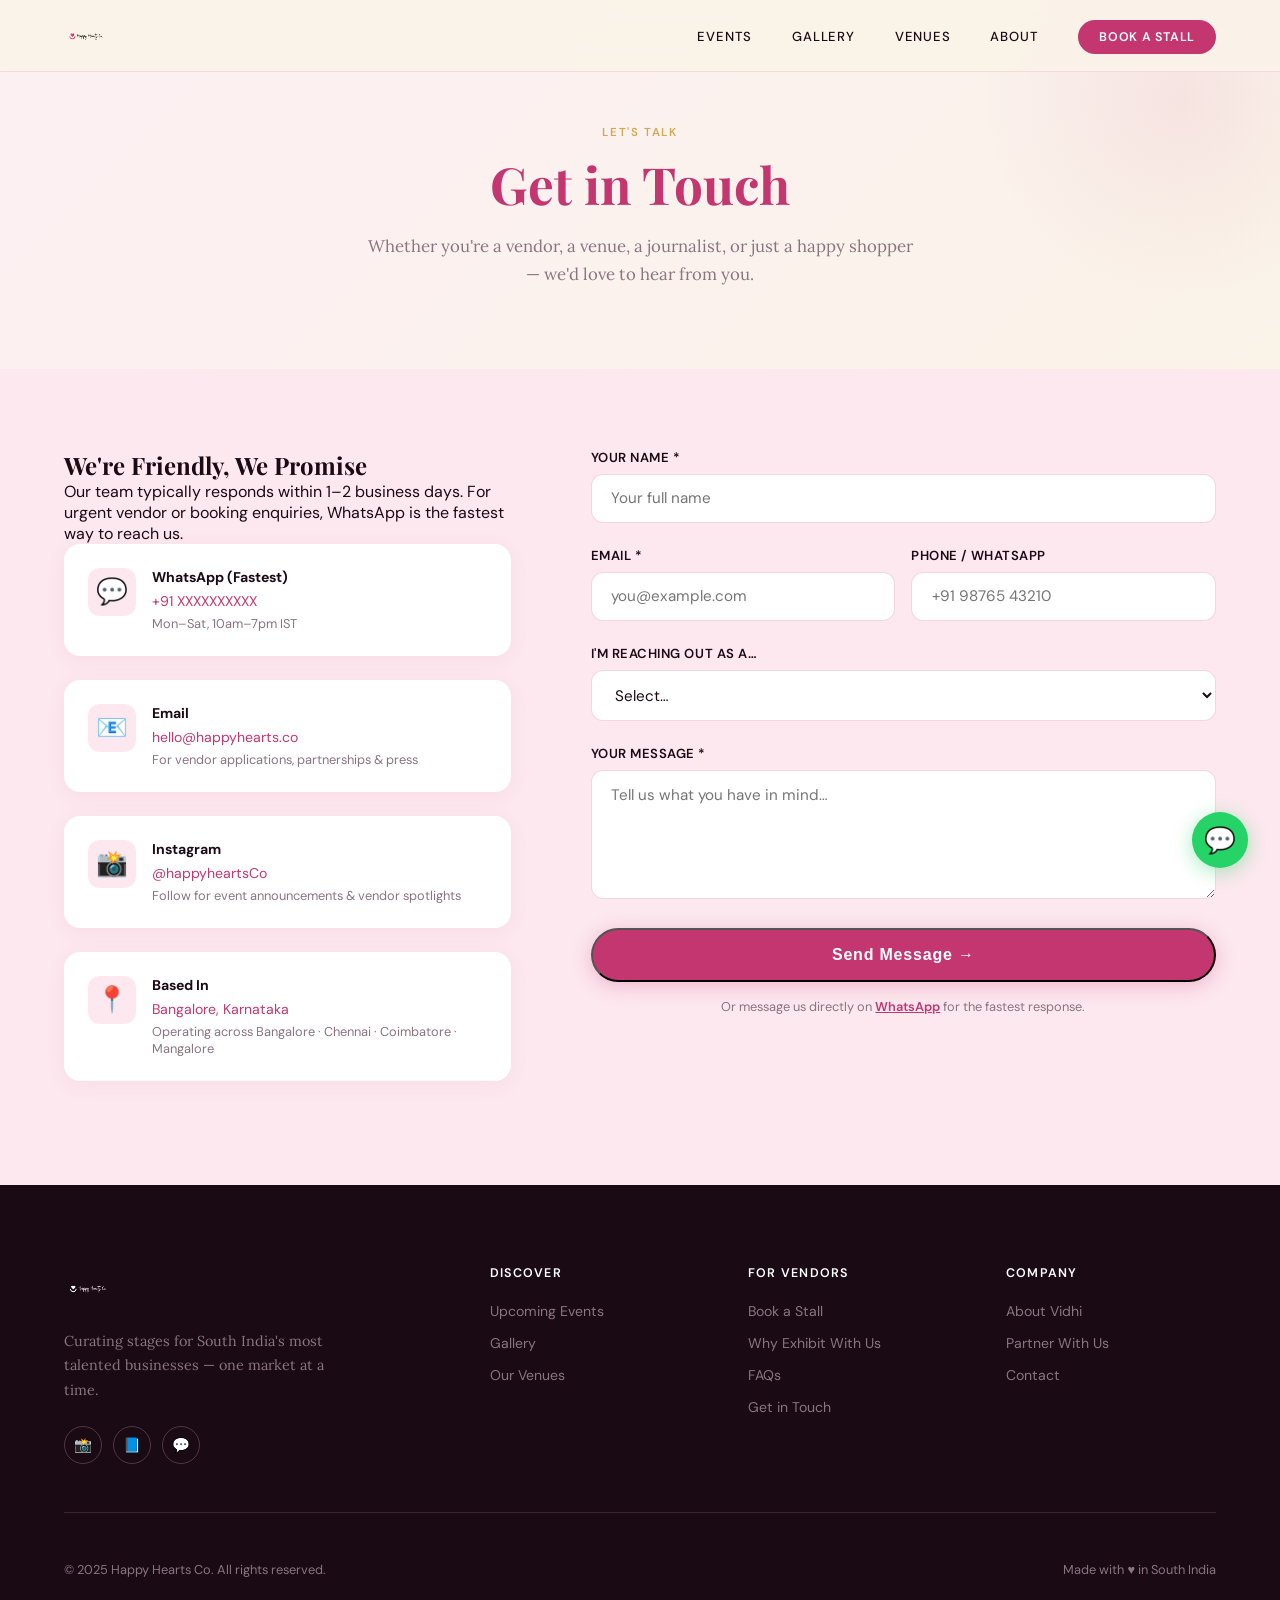
<file: contact/index.html>
<!DOCTYPE html>
<html lang="en">
<head>
  <meta charset="UTF-8" />
  <meta name="viewport" content="width=device-width, initial-scale=1.0" />
  <title>Contact — Happy Hearts Co.</title>
  <meta name="description" content="Get in touch with Happy Hearts Co. — for vendor enquiries, venue partnerships, media and general questions." />
  <link rel="preconnect" href="https://fonts.googleapis.com">
  <link rel="preconnect" href="https://fonts.gstatic.com" crossorigin>
  <link href="https://fonts.googleapis.com/css2?family=Playfair+Display:ital,wght@0,400;0,600;0,700;1,400;1,600&family=DM+Sans:wght@300;400;500;600&family=Lora:ital,wght@0,400;1,400&family=Great+Vibes&display=swap" rel="stylesheet">
  <link rel="stylesheet" href="/css/styles.css">
  <link rel="icon" type="image/png" href="/images/logo/favicon.png">
  <style>
    .contact-grid {
      display: grid;
      grid-template-columns: 1fr 1.4fr;
      gap: 5rem;
      padding: 5rem 5vw;
      align-items: start;
    }
    .contact-info h2 { font-family: 'Playfair Display', serif; font-size: 2rem; color: var(--espresso); margin-bottom: 1.5rem; }
    .contact-info p { font-family: 'Lora', serif; font-size: 0.95rem; line-height: 1.8; color: var(--warm-grey); margin-bottom: 2rem; }
    .contact-channel {
      display: flex;
      align-items: flex-start;
      gap: 1rem;
      margin-bottom: 1.5rem;
      padding: 1.5rem;
      background: var(--white);
      border-radius: 16px;
      box-shadow: 0 4px 20px rgba(196,54,112,0.07);
    }
    .contact-channel-icon {
      font-size: 1.6rem;
      flex-shrink: 0;
      width: 48px; height: 48px;
      background: var(--blush-soft);
      border-radius: 12px;
      display: flex;
      align-items: center;
      justify-content: center;
    }
    .contact-channel h4 { font-size: 0.88rem; font-weight: 700; color: var(--espresso); margin-bottom: 0.3rem; }
    .contact-channel a, .contact-channel span { font-size: 0.88rem; color: var(--brand); text-decoration: none; }
    .contact-channel a:hover { text-decoration: underline; }
    .contact-channel p { font-size: 0.8rem; color: var(--warm-grey); margin: 0.2rem 0 0; }
    @media (max-width: 768px) {
      .contact-grid { grid-template-columns: 1fr; gap: 2rem; }
    }
  </style>
</head>
<body>

<nav id="mainNav">
  <a href="/" class="nav-logo">
    <img src="/images/logo/logo-horizontal.png" alt="Happy Hearts Co." class="nav-logo-img">
  </a>
  <ul class="nav-links">
    <li><a href="/events">Events</a></li>
    <li><a href="/gallery">Gallery</a></li>
    <li><a href="/venues">Venues</a></li>
    <li><a href="/about">About</a></li>
    <li><a href="https://docs.google.com/forms/d/e/1FAIpQLSczjhxifFSDkJTK4VwNBeWf5OX_p3N7fbFh50C7BM0ITOMnEQ/viewform?usp=publish-editor" target="_blank" class="nav-cta">Book a Stall</a></li>
  </ul>
  <button class="nav-toggle" id="navToggle" aria-label="Toggle menu">
    <span></span><span></span><span></span>
  </button>
</nav>

<div class="page-hero">
  <span class="page-hero-eyebrow">Let's Talk</span>
  <h1 class="page-hero-title serif">Get in Touch</h1>
  <p class="page-hero-sub lora">Whether you're a vendor, a venue, a journalist, or just a happy shopper — we'd love to hear from you.</p>
</div>

<div class="contact-grid">
  <!-- LEFT: Contact Info -->
  <div class="reveal">
    <h2 class="serif">We're Friendly, We Promise</h2>
    <p>Our team typically responds within 1–2 business days. For urgent vendor or booking enquiries, WhatsApp is the fastest way to reach us.</p>

    <div class="contact-channel">
      <div class="contact-channel-icon">💬</div>
      <div>
        <h4>WhatsApp (Fastest)</h4>
        <a href="https://wa.me/91XXXXXXXXXX" target="_blank">+91 XXXXXXXXXX</a>
        <p>Mon–Sat, 10am–7pm IST</p>
      </div>
    </div>

    <div class="contact-channel">
      <div class="contact-channel-icon">📧</div>
      <div>
        <h4>Email</h4>
        <a href="mailto:hello@happyhearts.co">hello@happyhearts.co</a>
        <p>For vendor applications, partnerships &amp; press</p>
      </div>
    </div>

    <div class="contact-channel">
      <div class="contact-channel-icon">📸</div>
      <div>
        <h4>Instagram</h4>
        <a href="https://www.instagram.com/happyheartsco.official?igsh=eXF6MTNpY3drdnB5" target="_blank">@happyheartsCo</a>
        <p>Follow for event announcements &amp; vendor spotlights</p>
      </div>
    </div>

    <div class="contact-channel">
      <div class="contact-channel-icon">📍</div>
      <div>
        <h4>Based In</h4>
        <span>Bangalore, Karnataka</span>
        <p>Operating across Bangalore · Chennai · Coimbatore · Mangalore</p>
      </div>
    </div>
  </div>

  <!-- RIGHT: Contact Form -->
  <div class="reveal">
    <form id="contactForm" class="contact-form" netlify>
      <div class="form-group">
        <label for="cName">Your Name *</label>
        <input type="text" id="cName" name="name" placeholder="Your full name" required>
      </div>
      <div class="form-row">
        <div class="form-group">
          <label for="cEmail">Email *</label>
          <input type="email" id="cEmail" name="email" placeholder="you@example.com" required>
        </div>
        <div class="form-group">
          <label for="cPhone">Phone / WhatsApp</label>
          <input type="tel" id="cPhone" name="phone" placeholder="+91 98765 43210">
        </div>
      </div>
      <div class="form-group">
        <label for="cSubject">I'm reaching out as a…</label>
        <select id="cSubject" name="subject">
          <option value="">Select…</option>
          <option>Vendor / Small Business Owner</option>
          <option>Mall / Venue Manager</option>
          <option>Tech Park / Corporate</option>
          <option>Residential Community Manager</option>
          <option>Press / Media</option>
          <option>Sponsor / Brand Partner</option>
          <option>General Enquiry</option>
        </select>
      </div>
      <div class="form-group">
        <label for="cMessage">Your Message *</label>
        <textarea id="cMessage" name="message" rows="5" placeholder="Tell us what you have in mind…" required></textarea>
      </div>
      <button type="submit" class="btn-primary" style="width:100%;justify-content:center;font-size:1rem;padding:1rem;">Send Message →</button>
      <p style="text-align:center;margin-top:1rem;font-size:0.8rem;color:var(--warm-grey);">Or message us directly on <a href="https://wa.me/91XXXXXXXXXX" style="color:var(--brand);font-weight:600;">WhatsApp</a> for the fastest response.</p>
    </form>
  </div>
</div>

<footer>
  <div class="footer-top">
    <div>
      <img src="/images/logo/logo-horizontal-white.png" alt="Happy Hearts Co." class="footer-logo-img">
      <p class="footer-tagline lora">Curating stages for South India's most talented businesses — one market at a time.</p>
      <div class="footer-social">
        <a href="https://www.instagram.com/happyheartsco.official?igsh=eXF6MTNpY3drdnB5" class="social-btn" target="_blank">📸</a>
        <a href="https://www.facebook.com/share/1ED3gzqCCu/?mibextid=wwXIfr" class="social-btn" target="_blank" title="Facebook">📘</a>
        <a href="https://wa.me/91XXXXXXXXXX" class="social-btn" target="_blank">💬</a>
      </div>
    </div>
    <div class="footer-col"><h4>Discover</h4><ul class="footer-links"><li><a href="/events">Upcoming Events</a></li><li><a href="/gallery">Gallery</a></li><li><a href="/venues">Our Venues</a></li></ul></div>
    <div class="footer-col"><h4>For Vendors</h4><ul class="footer-links"><li><a href="https://docs.google.com/forms/d/e/1FAIpQLSczjhxifFSDkJTK4VwNBeWf5OX_p3N7fbFh50C7BM0ITOMnEQ/viewform?usp=publish-editor" target="_blank">Book a Stall</a></li><li><a href="/vendors#why">Why Exhibit With Us</a></li><li><a href="/vendors#faq">FAQs</a></li><li><a href="/contact">Get in Touch</a></li></ul></div>
    <div class="footer-col"><h4>Company</h4><ul class="footer-links"><li><a href="/about">About Vidhi</a></li><li><a href="/about#partner">Partner With Us</a></li><li><a href="/contact">Contact</a></li></ul></div>
  </div>
  <div class="footer-bottom">
    <div class="footer-legal">© 2025 Happy Hearts Co. All rights reserved.</div>
    <div class="footer-made">Made with ♥ in South India</div>
  </div>
</footer>
<a href="https://wa.me/91XXXXXXXXXX?text=Hi%20Happy%20Hearts%20Co.!" class="whatsapp-float" target="_blank" title="Chat on WhatsApp">💬</a>
<script src="/js/main.js"></script>
</body>
</html>
</file>
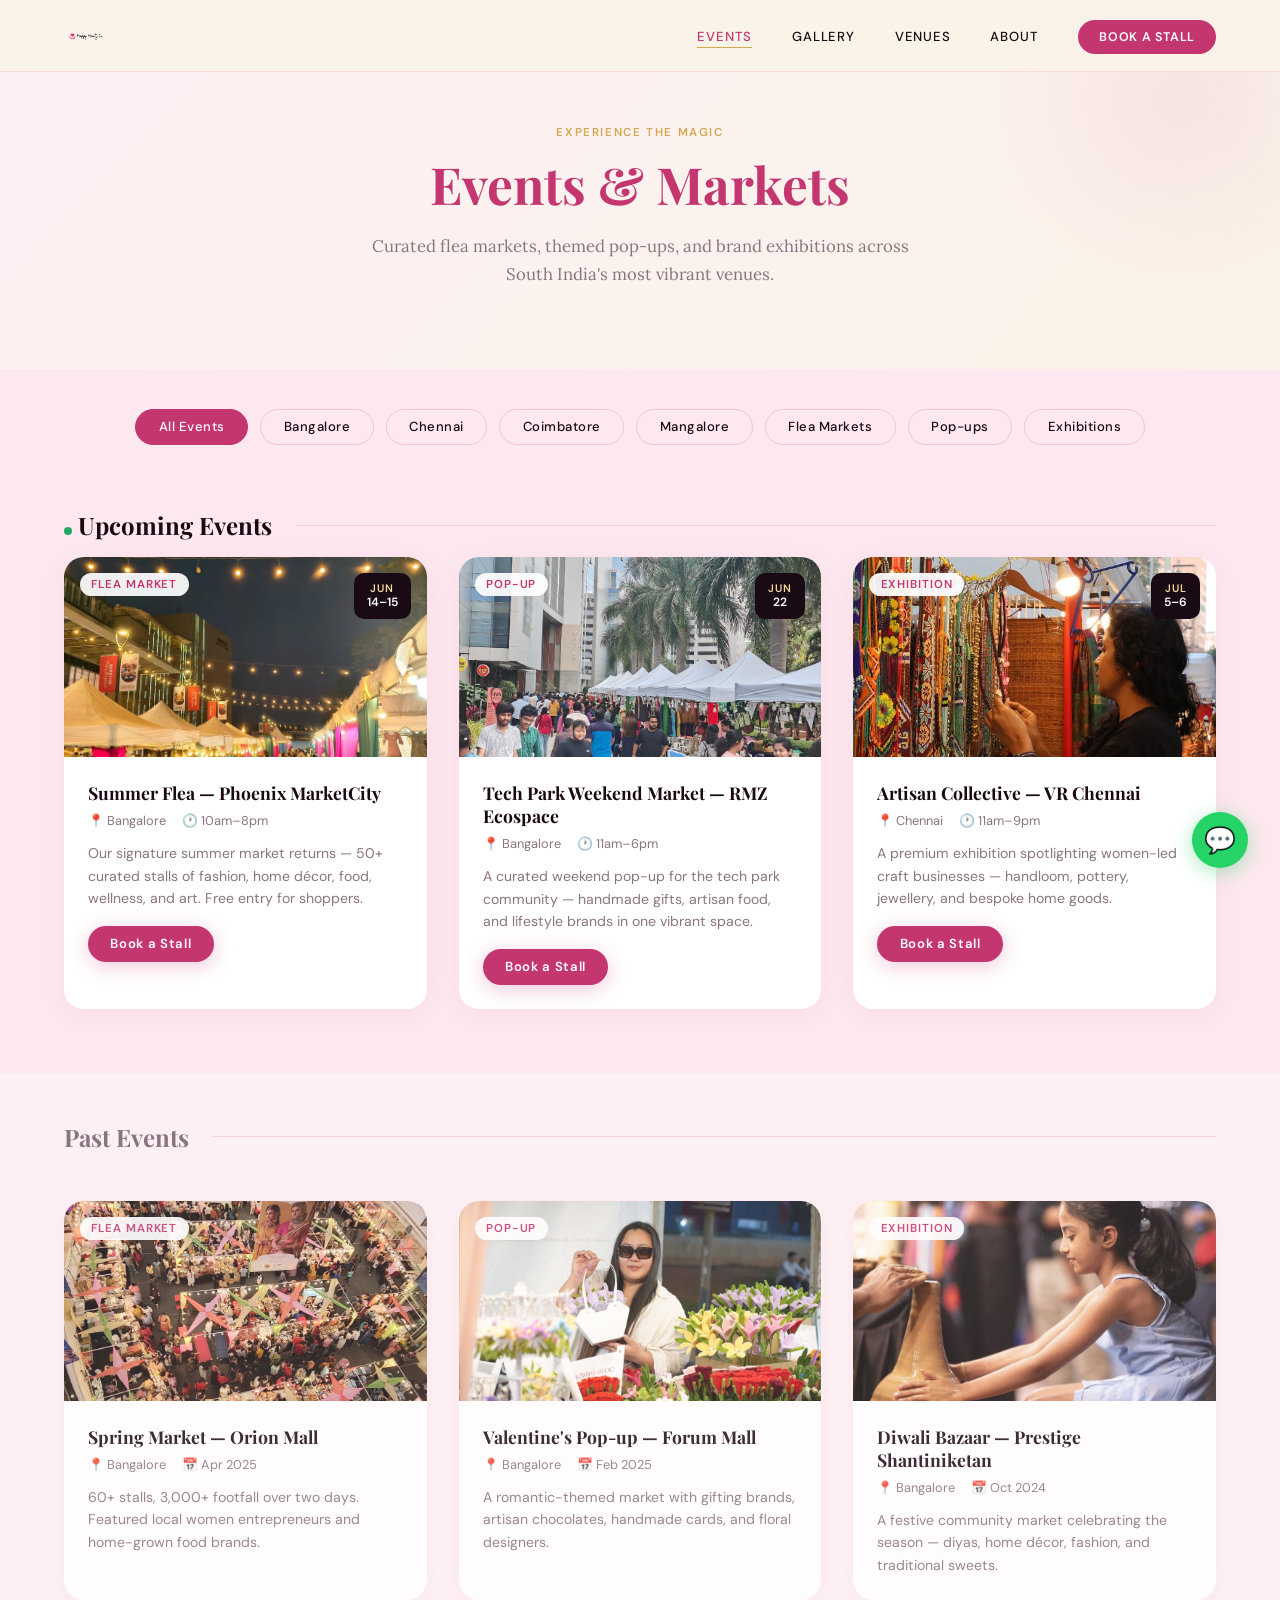
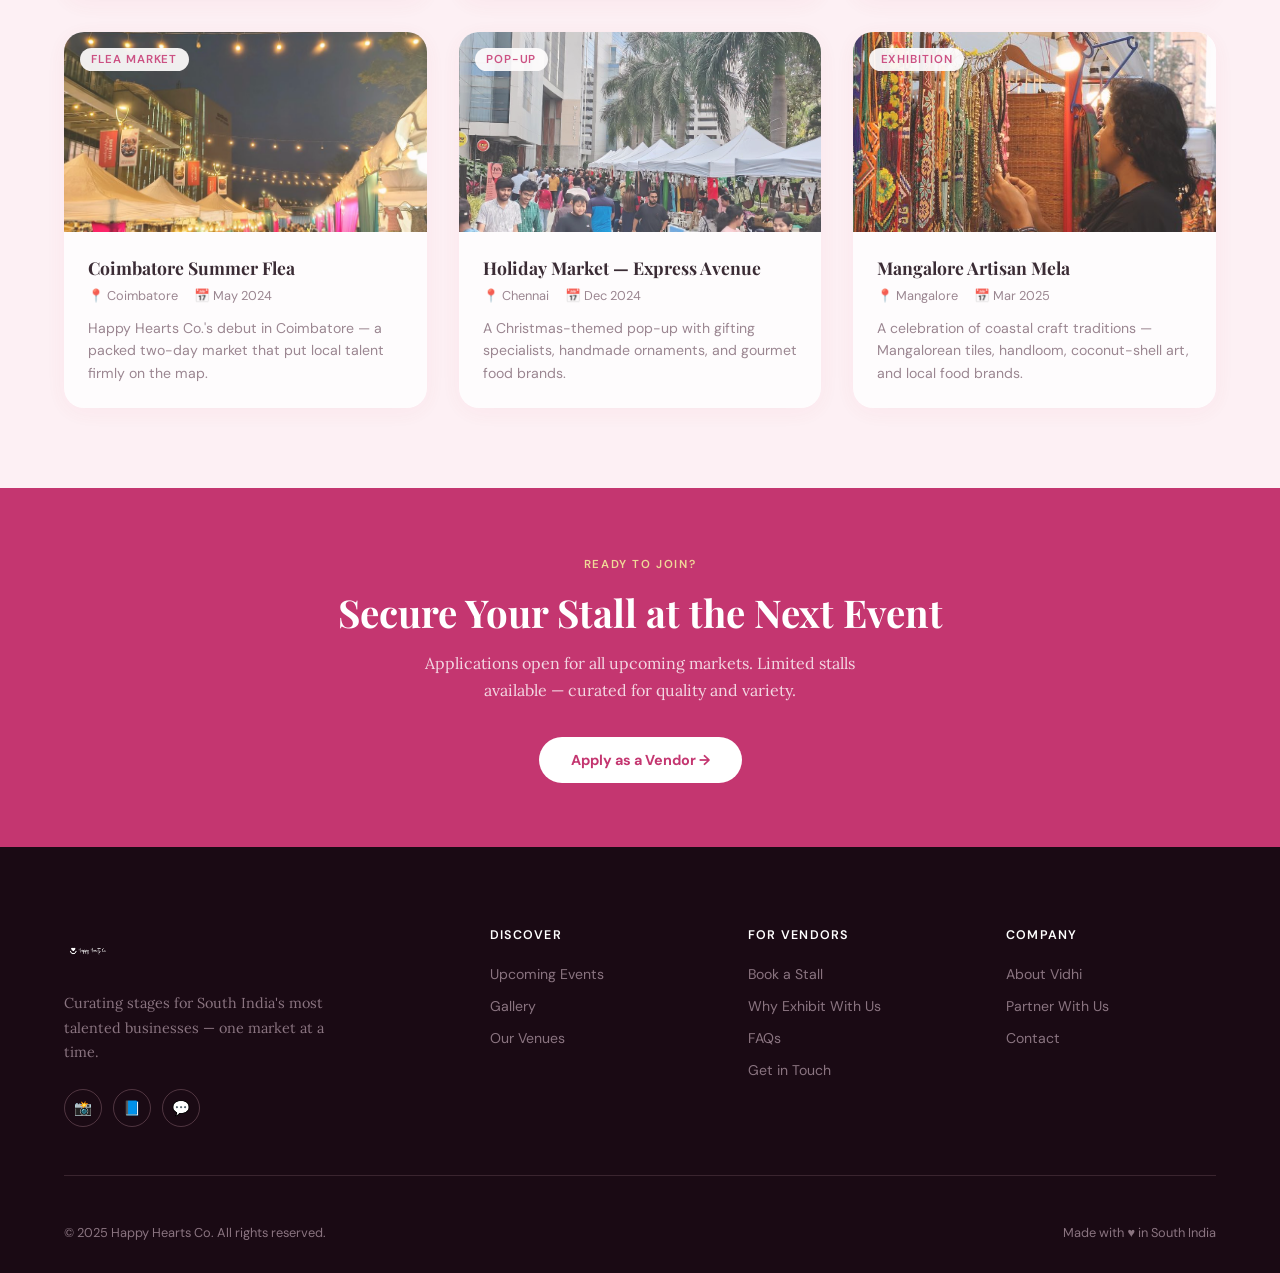
<file: events/index.html>
<!DOCTYPE html>
<html lang="en">
<head>
  <meta charset="UTF-8" />
  <meta name="viewport" content="width=device-width, initial-scale=1.0" />
  <title>Events — Happy Hearts Co.</title>
  <meta name="description" content="Browse upcoming and past flea markets, pop-ups and exhibitions by Happy Hearts Co. across Bangalore, Chennai, Coimbatore and Mangalore." />
  <link rel="preconnect" href="https://fonts.googleapis.com">
  <link rel="preconnect" href="https://fonts.gstatic.com" crossorigin>
  <link href="https://fonts.googleapis.com/css2?family=Playfair+Display:ital,wght@0,400;0,600;0,700;1,400;1,600&family=DM+Sans:wght@300;400;500;600&family=Lora:ital,wght@0,400;1,400&family=Great+Vibes&display=swap" rel="stylesheet">
  <link rel="stylesheet" href="/css/styles.css">
  <link rel="icon" type="image/png" href="/images/logo/favicon.png">
  <style>
    /* Events page specific */
    .events-filter {
      display: flex;
      gap: 0.75rem;
      flex-wrap: wrap;
      justify-content: center;
      margin: 2.5rem 0 3rem;
    }
    .filter-btn {
      padding: 0.55rem 1.4rem;
      border-radius: 50px;
      border: 1.5px solid rgba(196, 54, 112, 0.2);
      background: transparent;
      color: var(--espresso);
      font-size: 0.82rem;
      font-weight: 500;
      letter-spacing: 0.04em;
      cursor: pointer;
      transition: all 0.2s;
      font-family: 'DM Sans', sans-serif;
    }
    .filter-btn:hover, .filter-btn.active {
      background: var(--brand);
      color: white;
      border-color: var(--brand);
    }
    .events-page-grid {
      display: grid;
      grid-template-columns: repeat(3, 1fr);
      gap: 2rem;
    }
    .event-date-badge {
      position: absolute;
      top: 1rem; right: 1rem;
      background: var(--espresso);
      color: white;
      text-align: center;
      padding: 0.5rem 0.8rem;
      border-radius: 10px;
      font-size: 0.75rem;
      font-weight: 600;
      line-height: 1.3;
      z-index: 2;
    }
    .event-date-badge .month { font-size: 0.68rem; letter-spacing: 0.1em; text-transform: uppercase; color: var(--gold-light); }
    .upcoming-dot {
      display: inline-block;
      width: 8px; height: 8px;
      background: #25a865;
      border-radius: 50%;
      margin-right: 0.4rem;
      animation: pulse 1.5s infinite;
    }
    .section-divider {
      padding: 3rem 5vw 1rem;
      display: flex;
      align-items: center;
      gap: 1.5rem;
    }
    .section-divider h2 { font-family: 'Playfair Display', serif; font-size: 1.5rem; color: var(--espresso); white-space: nowrap; }
    .section-divider::after {
      content: '';
      flex: 1;
      height: 1px;
      background: rgba(196, 54, 112, 0.15);
    }
    @media (max-width: 768px) {
      .events-page-grid { grid-template-columns: 1fr; }
    }
    @media (max-width: 1024px) {
      .events-page-grid { grid-template-columns: repeat(2, 1fr); }
    }
  </style>
</head>
<body>

<nav id="mainNav">
  <a href="/" class="nav-logo">
    <img src="/images/logo/logo-horizontal.png" alt="Happy Hearts Co." class="nav-logo-img">
  </a>
  <ul class="nav-links">
    <li><a href="/events">Events</a></li>
    <li><a href="/gallery">Gallery</a></li>
    <li><a href="/venues">Venues</a></li>
    <li><a href="/about">About</a></li>
    <li><a href="https://docs.google.com/forms/d/e/1FAIpQLSczjhxifFSDkJTK4VwNBeWf5OX_p3N7fbFh50C7BM0ITOMnEQ/viewform?usp=publish-editor" target="_blank" class="nav-cta">Book a Stall</a></li>
  </ul>
  <button class="nav-toggle" id="navToggle" aria-label="Toggle menu">
    <span></span><span></span><span></span>
  </button>
</nav>

<!-- PAGE HERO -->
<div class="page-hero">
  <span class="page-hero-eyebrow">Experience the Magic</span>
  <h1 class="page-hero-title serif">Events &amp; Markets</h1>
  <p class="page-hero-sub lora">Curated flea markets, themed pop-ups, and brand exhibitions across South India's most vibrant venues.</p>
</div>

<!-- FILTERS -->
<div style="padding: 0 5vw;">
  <div class="events-filter">
    <button class="filter-btn active">All Events</button>
    <button class="filter-btn">Bangalore</button>
    <button class="filter-btn">Chennai</button>
    <button class="filter-btn">Coimbatore</button>
    <button class="filter-btn">Mangalore</button>
    <button class="filter-btn">Flea Markets</button>
    <button class="filter-btn">Pop-ups</button>
    <button class="filter-btn">Exhibitions</button>
  </div>
</div>

<!-- UPCOMING EVENTS -->
<div class="section-divider" style="padding-top:1rem;">
  <h2 class="serif"><span class="upcoming-dot"></span>Upcoming Events</h2>
</div>
<section style="padding: 0 5vw 4rem;">
  <div class="events-page-grid">
    <div class="event-card reveal">
      <div class="event-card-img">
        <div class="event-card-bg ec-1"></div>
        <span class="event-card-tag">Flea Market</span>
        <div class="event-date-badge"><div class="month">Jun</div><div>14–15</div></div>
      </div>
      <div class="event-card-body">
        <div class="event-card-title serif">Summer Flea — Phoenix MarketCity</div>
        <div class="event-card-meta">
          <span>📍 Bangalore</span>
          <span>🕐 10am–8pm</span>
        </div>
        <div class="event-card-desc">Our signature summer market returns — 50+ curated stalls of fashion, home décor, food, wellness, and art. Free entry for shoppers.</div>
        <a href="https://docs.google.com/forms/d/e/1FAIpQLSczjhxifFSDkJTK4VwNBeWf5OX_p3N7fbFh50C7BM0ITOMnEQ/viewform?usp=publish-editor" target="_blank" class="btn-primary" style="margin-top:1rem;font-size:0.82rem;padding:0.6rem 1.4rem;">Book a Stall</a>
      </div>
    </div>
    <div class="event-card reveal">
      <div class="event-card-img">
        <div class="event-card-bg ec-2"></div>
        <span class="event-card-tag">Pop-up</span>
        <div class="event-date-badge"><div class="month">Jun</div><div>22</div></div>
      </div>
      <div class="event-card-body">
        <div class="event-card-title serif">Tech Park Weekend Market — RMZ Ecospace</div>
        <div class="event-card-meta">
          <span>📍 Bangalore</span>
          <span>🕐 11am–6pm</span>
        </div>
        <div class="event-card-desc">A curated weekend pop-up for the tech park community — handmade gifts, artisan food, and lifestyle brands in one vibrant space.</div>
        <a href="https://docs.google.com/forms/d/e/1FAIpQLSczjhxifFSDkJTK4VwNBeWf5OX_p3N7fbFh50C7BM0ITOMnEQ/viewform?usp=publish-editor" target="_blank" class="btn-primary" style="margin-top:1rem;font-size:0.82rem;padding:0.6rem 1.4rem;">Book a Stall</a>
      </div>
    </div>
    <div class="event-card reveal">
      <div class="event-card-img">
        <div class="event-card-bg ec-3"></div>
        <span class="event-card-tag">Exhibition</span>
        <div class="event-date-badge"><div class="month">Jul</div><div>5–6</div></div>
      </div>
      <div class="event-card-body">
        <div class="event-card-title serif">Artisan Collective — VR Chennai</div>
        <div class="event-card-meta">
          <span>📍 Chennai</span>
          <span>🕐 11am–9pm</span>
        </div>
        <div class="event-card-desc">A premium exhibition spotlighting women-led craft businesses — handloom, pottery, jewellery, and bespoke home goods.</div>
        <a href="https://docs.google.com/forms/d/e/1FAIpQLSczjhxifFSDkJTK4VwNBeWf5OX_p3N7fbFh50C7BM0ITOMnEQ/viewform?usp=publish-editor" target="_blank" class="btn-primary" style="margin-top:1rem;font-size:0.82rem;padding:0.6rem 1.4rem;">Book a Stall</a>
      </div>
    </div>
  </div>
</section>

<!-- PAST EVENTS -->
<div class="section-divider" style="background:var(--powder);margin:0;">
  <h2 class="serif" style="color:var(--warm-grey);">Past Events</h2>
</div>
<section style="padding: 2rem 5vw 5rem; background:var(--powder);">
  <div class="events-page-grid">
    <div class="event-card reveal" style="opacity:0.85;">
      <div class="event-card-img">
        <div class="event-card-bg ec-4"></div>
        <span class="event-card-tag">Flea Market</span>
      </div>
      <div class="event-card-body">
        <div class="event-card-title serif">Spring Market — Orion Mall</div>
        <div class="event-card-meta"><span>📍 Bangalore</span><span>📅 Apr 2025</span></div>
        <div class="event-card-desc">60+ stalls, 3,000+ footfall over two days. Featured local women entrepreneurs and home-grown food brands.</div>
      </div>
    </div>
    <div class="event-card reveal" style="opacity:0.85;">
      <div class="event-card-img">
        <div class="event-card-bg ec-5"></div>
        <span class="event-card-tag">Pop-up</span>
      </div>
      <div class="event-card-body">
        <div class="event-card-title serif">Valentine's Pop-up — Forum Mall</div>
        <div class="event-card-meta"><span>📍 Bangalore</span><span>📅 Feb 2025</span></div>
        <div class="event-card-desc">A romantic-themed market with gifting brands, artisan chocolates, handmade cards, and floral designers.</div>
      </div>
    </div>
    <div class="event-card reveal" style="opacity:0.85;">
      <div class="event-card-img">
        <div class="event-card-bg ec-6"></div>
        <span class="event-card-tag">Exhibition</span>
      </div>
      <div class="event-card-body">
        <div class="event-card-title serif">Diwali Bazaar — Prestige Shantiniketan</div>
        <div class="event-card-meta"><span>📍 Bangalore</span><span>📅 Oct 2024</span></div>
        <div class="event-card-desc">A festive community market celebrating the season — diyas, home décor, fashion, and traditional sweets.</div>
      </div>
    </div>
    <div class="event-card reveal" style="opacity:0.85;">
      <div class="event-card-img">
        <div class="event-card-bg ec-1"></div>
        <span class="event-card-tag">Flea Market</span>
      </div>
      <div class="event-card-body">
        <div class="event-card-title serif">Coimbatore Summer Flea</div>
        <div class="event-card-meta"><span>📍 Coimbatore</span><span>📅 May 2024</span></div>
        <div class="event-card-desc">Happy Hearts Co.'s debut in Coimbatore — a packed two-day market that put local talent firmly on the map.</div>
      </div>
    </div>
    <div class="event-card reveal" style="opacity:0.85;">
      <div class="event-card-img">
        <div class="event-card-bg ec-2"></div>
        <span class="event-card-tag">Pop-up</span>
      </div>
      <div class="event-card-body">
        <div class="event-card-title serif">Holiday Market — Express Avenue</div>
        <div class="event-card-meta"><span>📍 Chennai</span><span>📅 Dec 2024</span></div>
        <div class="event-card-desc">A Christmas-themed pop-up with gifting specialists, handmade ornaments, and gourmet food brands.</div>
      </div>
    </div>
    <div class="event-card reveal" style="opacity:0.85;">
      <div class="event-card-img">
        <div class="event-card-bg ec-3"></div>
        <span class="event-card-tag">Exhibition</span>
      </div>
      <div class="event-card-body">
        <div class="event-card-title serif">Mangalore Artisan Mela</div>
        <div class="event-card-meta"><span>📍 Mangalore</span><span>📅 Mar 2025</span></div>
        <div class="event-card-desc">A celebration of coastal craft traditions — Mangalorean tiles, handloom, coconut-shell art, and local food brands.</div>
      </div>
    </div>
  </div>
</section>

<!-- CTA BANNER -->
<section class="content-section" style="text-align:center;background:var(--brand);padding:4rem 5vw;">
  <span class="section-eyebrow" style="color:var(--gold-light);">Ready to Join?</span>
  <h2 class="section-title serif" style="color:white;margin:0.5rem 0 1rem;">Secure Your Stall at the Next Event</h2>
  <p class="section-sub lora" style="color:rgba(255,255,255,0.8);max-width:480px;">Applications open for all upcoming markets. Limited stalls available — curated for quality and variety.</p>
  <a href="/vendors" class="btn-white" style="margin-top:2rem;">Apply as a Vendor →</a>
</section>

<footer>
  <div class="footer-top">
    <div>
      <img src="/images/logo/logo-horizontal-white.png" alt="Happy Hearts Co." class="footer-logo-img">
      <p class="footer-tagline lora">Curating stages for South India's most talented businesses — one market at a time.</p>
      <div class="footer-social">
        <a href="https://www.instagram.com/happyheartsco.official?igsh=eXF6MTNpY3drdnB5" class="social-btn" target="_blank">📸</a>
        <a href="https://www.facebook.com/share/1ED3gzqCCu/?mibextid=wwXIfr" class="social-btn" target="_blank" title="Facebook">📘</a>
        <a href="https://wa.me/91XXXXXXXXXX" class="social-btn" target="_blank">💬</a>
      </div>
    </div>
    <div class="footer-col"><h4>Discover</h4><ul class="footer-links"><li><a href="/events">Upcoming Events</a></li><li><a href="/gallery">Gallery</a></li><li><a href="/venues">Our Venues</a></li></ul></div>
    <div class="footer-col"><h4>For Vendors</h4><ul class="footer-links"><li><a href="https://docs.google.com/forms/d/e/1FAIpQLSczjhxifFSDkJTK4VwNBeWf5OX_p3N7fbFh50C7BM0ITOMnEQ/viewform?usp=publish-editor" target="_blank">Book a Stall</a></li><li><a href="/vendors#why">Why Exhibit With Us</a></li><li><a href="/vendors#faq">FAQs</a></li><li><a href="/contact">Get in Touch</a></li></ul></div>
    <div class="footer-col"><h4>Company</h4><ul class="footer-links"><li><a href="/about">About Vidhi</a></li><li><a href="/about#partner">Partner With Us</a></li><li><a href="/contact">Contact</a></li></ul></div>
  </div>
  <div class="footer-bottom">
    <div class="footer-legal">© 2025 Happy Hearts Co. All rights reserved.</div>
    <div class="footer-made">Made with ♥ in South India</div>
  </div>
</footer>
<a href="https://wa.me/91XXXXXXXXXX?text=Hi%20Happy%20Hearts%20Co.!" class="whatsapp-float" target="_blank" title="Chat on WhatsApp">💬</a>
<script src="/js/main.js"></script>
<script>
  // Filter buttons
  document.querySelectorAll('.filter-btn').forEach(btn => {
    btn.addEventListener('click', () => {
      document.querySelectorAll('.filter-btn').forEach(b => b.classList.remove('active'));
      btn.classList.add('active');
      // TODO: filter cards by data-city / data-type attributes
    });
  });
</script>
</body>
</html>
</file>
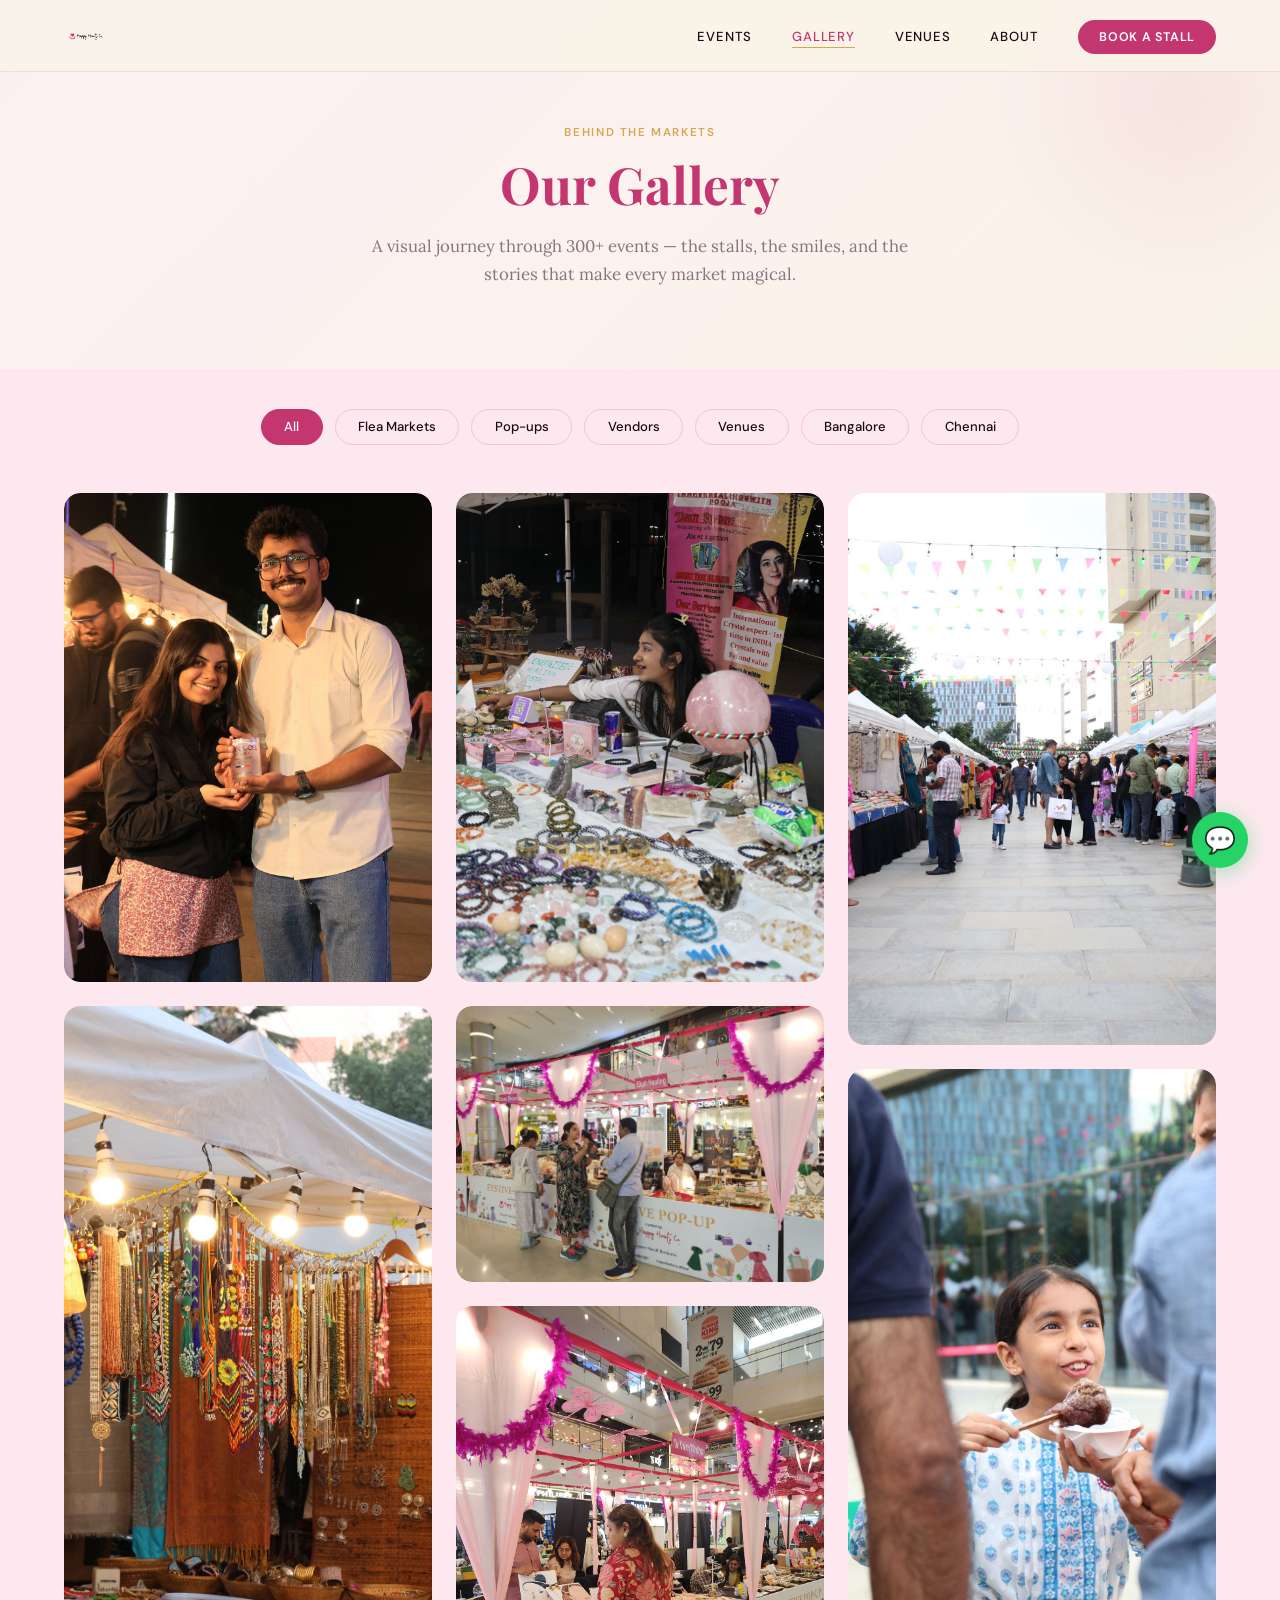
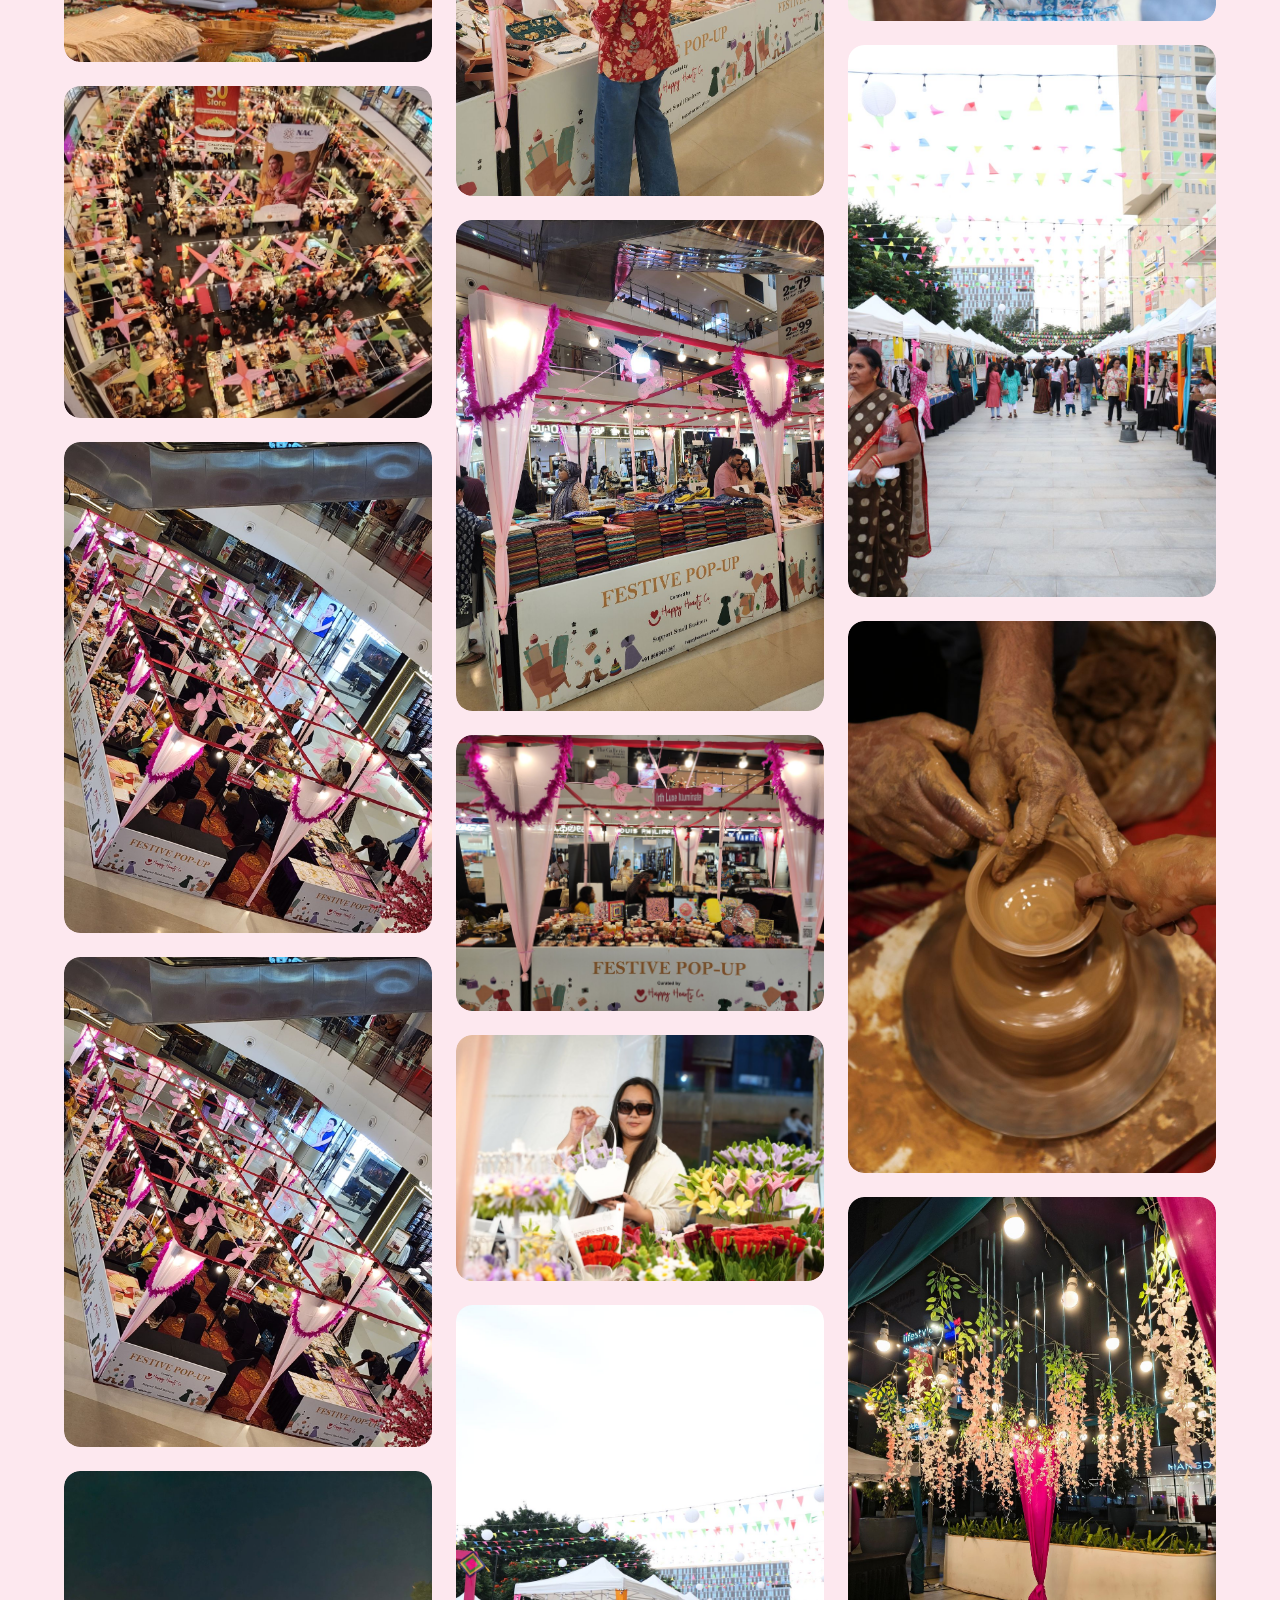
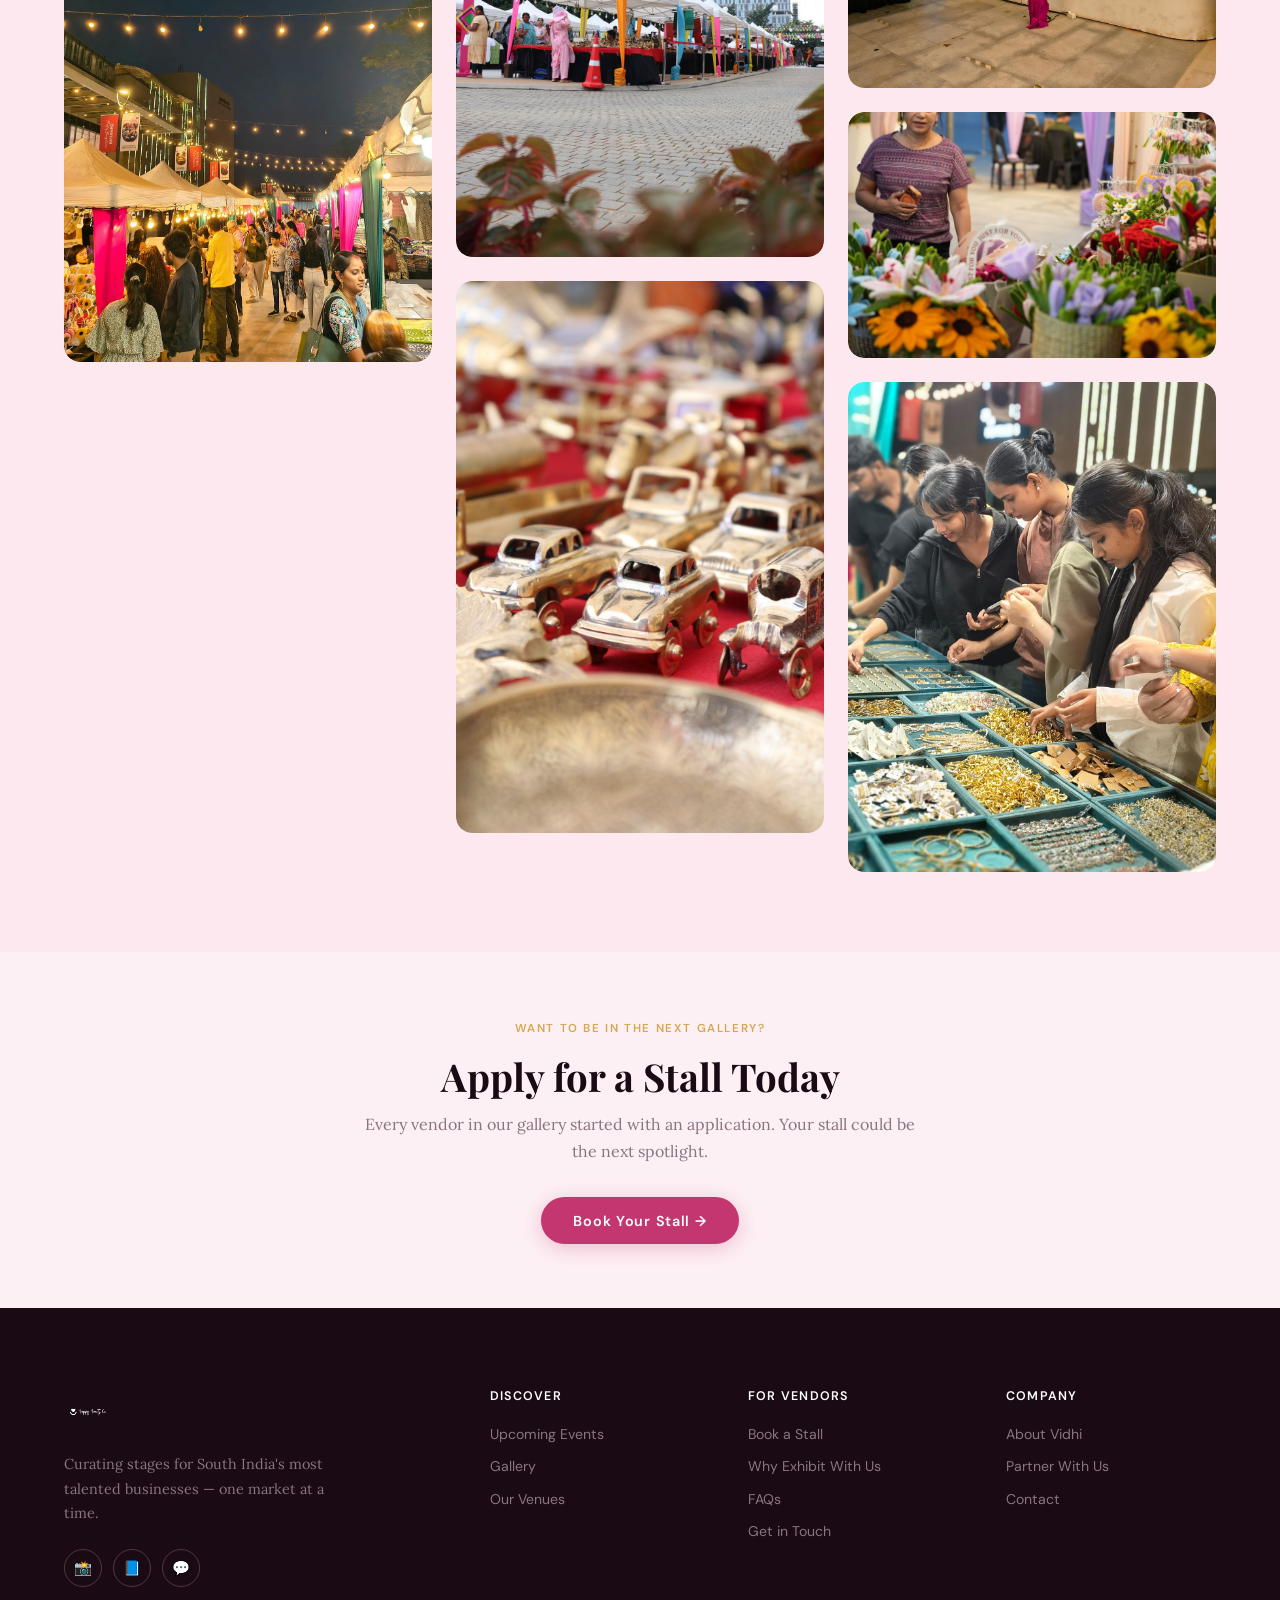
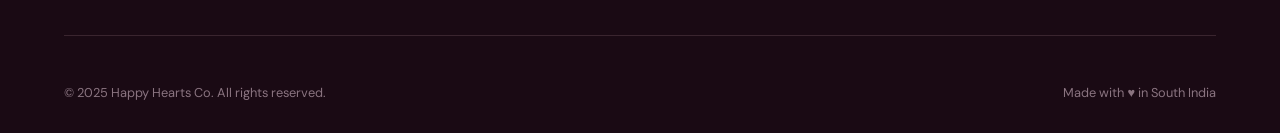
<file: gallery/index.html>
<!DOCTYPE html>
<html lang="en">
<head>
  <meta charset="UTF-8" />
  <meta name="viewport" content="width=device-width, initial-scale=1.0" />
  <title>Gallery — Happy Hearts Co.</title>
  <meta name="description" content="A visual journey through Happy Hearts Co. flea markets, pop-ups and exhibitions across South India." />
  <link rel="preconnect" href="https://fonts.googleapis.com">
  <link rel="preconnect" href="https://fonts.gstatic.com" crossorigin>
  <link href="https://fonts.googleapis.com/css2?family=Playfair+Display:ital,wght@0,400;0,600;0,700;1,400;1,600&family=DM+Sans:wght@300;400;500;600&family=Lora:ital,wght@0,400;1,400&family=Great+Vibes&display=swap" rel="stylesheet">
  <link rel="stylesheet" href="/css/styles.css">
  <link rel="icon" type="image/png" href="/images/logo/favicon.png">
  <style>
    .gallery-filter {
      display: flex;
      gap: 0.75rem;
      flex-wrap: wrap;
      justify-content: center;
      margin: 2.5rem 0 3rem;
    }
    .filter-btn {
      padding: 0.55rem 1.4rem;
      border-radius: 50px;
      border: 1.5px solid rgba(196, 54, 112, 0.2);
      background: transparent;
      color: var(--espresso);
      font-size: 0.82rem;
      font-weight: 500;
      cursor: pointer;
      transition: all 0.2s;
      font-family: 'DM Sans', sans-serif;
    }
    .filter-btn:hover, .filter-btn.active {
      background: var(--brand);
      color: white;
      border-color: var(--brand);
    }
    /* Masonry-style gallery */
    .gallery-masonry {
      columns: 3;
      column-gap: 1.5rem;
      padding: 0 5vw 5rem;
    }
    .gallery-masonry-item {
      break-inside: avoid;
      margin-bottom: 1.5rem;
      border-radius: 16px;
      overflow: hidden;
      position: relative;
      cursor: pointer;
    }
    .gallery-masonry-item img { transition: transform 0.4s ease; }
    .gallery-masonry-item:hover img { transform: scale(1.03); }
    @media (max-width: 768px) {
      .gallery-masonry { columns: 2; }
    }
    @media (max-width: 480px) {
      .gallery-masonry { columns: 1; }
    }
  </style>
</head>
<body>

<nav id="mainNav">
  <a href="/" class="nav-logo">
    <img src="/images/logo/logo-horizontal.png" alt="Happy Hearts Co." class="nav-logo-img">
  </a>
  <ul class="nav-links">
    <li><a href="/events">Events</a></li>
    <li><a href="/gallery">Gallery</a></li>
    <li><a href="/venues">Venues</a></li>
    <li><a href="/about">About</a></li>
    <li><a href="https://docs.google.com/forms/d/e/1FAIpQLSczjhxifFSDkJTK4VwNBeWf5OX_p3N7fbFh50C7BM0ITOMnEQ/viewform?usp=publish-editor" target="_blank" class="nav-cta">Book a Stall</a></li>
  </ul>
  <button class="nav-toggle" id="navToggle" aria-label="Toggle menu">
    <span></span><span></span><span></span>
  </button>
</nav>

<div class="page-hero">
  <span class="page-hero-eyebrow">Behind the Markets</span>
  <h1 class="page-hero-title serif">Our Gallery</h1>
  <p class="page-hero-sub lora">A visual journey through 300+ events — the stalls, the smiles, and the stories that make every market magical.</p>
</div>

<!-- FILTERS -->
<div style="padding: 0 5vw;">
  <div class="gallery-filter">
    <button class="filter-btn active">All</button>
    <button class="filter-btn">Flea Markets</button>
    <button class="filter-btn">Pop-ups</button>
    <button class="filter-btn">Vendors</button>
    <button class="filter-btn">Venues</button>
    <button class="filter-btn">Bangalore</button>
    <button class="filter-btn">Chennai</button>
  </div>
</div>

<!-- GALLERY MASONRY -->
<div class="gallery-masonry">

  <div class="gallery-masonry-item reveal">
    <img src="/images/gallery/gallery-01.jpg" alt="Happy Hearts Co. event photo" style="width:100%;display:block;border-radius:16px;">
  </div>

  <div class="gallery-masonry-item reveal">
    <img src="/images/gallery/gallery-02.jpg" alt="Happy Hearts Co. event photo" style="width:100%;display:block;border-radius:16px;">
  </div>

  <div class="gallery-masonry-item reveal">
    <img src="/images/gallery/gallery-03.jpg" alt="Happy Hearts Co. event photo" style="width:100%;display:block;border-radius:16px;">
  </div>

  <div class="gallery-masonry-item reveal">
    <img src="/images/gallery/gallery-04.jpg" alt="Happy Hearts Co. event photo" style="width:100%;display:block;border-radius:16px;">
  </div>

  <div class="gallery-masonry-item reveal">
    <img src="/images/gallery/gallery-05.jpg" alt="Happy Hearts Co. event photo" style="width:100%;display:block;border-radius:16px;">
  </div>

  <div class="gallery-masonry-item reveal">
    <img src="/images/gallery/gallery-06.jpg" alt="Happy Hearts Co. event photo" style="width:100%;display:block;border-radius:16px;">
  </div>

  <div class="gallery-masonry-item reveal">
    <img src="/images/gallery/gallery-07.jpg" alt="Happy Hearts Co. event photo" style="width:100%;display:block;border-radius:16px;">
  </div>

  <div class="gallery-masonry-item reveal">
    <img src="/images/gallery/gallery-08.jpg" alt="Happy Hearts Co. event photo" style="width:100%;display:block;border-radius:16px;">
  </div>

  <div class="gallery-masonry-item reveal">
    <img src="/images/gallery/gallery-09.jpg" alt="Happy Hearts Co. event photo" style="width:100%;display:block;border-radius:16px;">
  </div>

  <div class="gallery-masonry-item reveal">
    <img src="/images/gallery/gallery-10.jpg" alt="Happy Hearts Co. event photo" style="width:100%;display:block;border-radius:16px;">
  </div>

  <div class="gallery-masonry-item reveal">
    <img src="/images/gallery/gallery-11.jpg" alt="Happy Hearts Co. event photo" style="width:100%;display:block;border-radius:16px;">
  </div>

  <div class="gallery-masonry-item reveal">
    <img src="/images/gallery/gallery-12.jpg" alt="Happy Hearts Co. event photo" style="width:100%;display:block;border-radius:16px;">
  </div>

  <div class="gallery-masonry-item reveal">
    <img src="/images/gallery/gallery-13.jpg" alt="Happy Hearts Co. event photo" style="width:100%;display:block;border-radius:16px;">
  </div>

  <div class="gallery-masonry-item reveal">
    <img src="/images/gallery/gallery-14.jpg" alt="Happy Hearts Co. event photo" style="width:100%;display:block;border-radius:16px;">
  </div>

  <div class="gallery-masonry-item reveal">
    <img src="/images/gallery/gallery-15.jpg" alt="Happy Hearts Co. event photo" style="width:100%;display:block;border-radius:16px;">
  </div>

  <div class="gallery-masonry-item reveal">
    <img src="/images/gallery/gallery-16.jpg" alt="Happy Hearts Co. event photo" style="width:100%;display:block;border-radius:16px;">
  </div>

  <div class="gallery-masonry-item reveal">
    <img src="/images/gallery/gallery-17.jpg" alt="Happy Hearts Co. event photo" style="width:100%;display:block;border-radius:16px;">
  </div>

  <div class="gallery-masonry-item reveal">
    <img src="/images/gallery/gallery-18.jpg" alt="Happy Hearts Co. event photo" style="width:100%;display:block;border-radius:16px;">
  </div>

  <div class="gallery-masonry-item reveal">
    <img src="/images/gallery/gallery-19.jpg" alt="Happy Hearts Co. event photo" style="width:100%;display:block;border-radius:16px;">
  </div>

  <div class="gallery-masonry-item reveal">
    <img src="/images/gallery/gallery-20.jpg" alt="Happy Hearts Co. event photo" style="width:100%;display:block;border-radius:16px;">
  </div>

  <div class="gallery-masonry-item reveal">
    <img src="/images/gallery/gallery-21.jpg" alt="Happy Hearts Co. event photo" style="width:100%;display:block;border-radius:16px;">
  </div>

</div>

<!-- CTA -->
<section style="background:var(--powder);padding:4rem 5vw;text-align:center;">
  <span class="section-eyebrow">Want to be in the next gallery?</span>
  <h2 class="section-title serif" style="margin-top:0.5rem;">Apply for a Stall Today</h2>
  <p class="section-sub lora">Every vendor in our gallery started with an application. Your stall could be the next spotlight.</p>
  <a href="https://docs.google.com/forms/d/e/1FAIpQLSczjhxifFSDkJTK4VwNBeWf5OX_p3N7fbFh50C7BM0ITOMnEQ/viewform?usp=publish-editor" target="_blank" class="btn-primary" style="margin-top:2rem;">Book Your Stall →</a>
</section>

<footer>
  <div class="footer-top">
    <div>
      <img src="/images/logo/logo-horizontal-white.png" alt="Happy Hearts Co." class="footer-logo-img">
      <p class="footer-tagline lora">Curating stages for South India's most talented businesses — one market at a time.</p>
      <div class="footer-social">
        <a href="https://www.instagram.com/happyheartsco.official?igsh=eXF6MTNpY3drdnB5" class="social-btn" target="_blank">📸</a>
        <a href="https://www.facebook.com/share/1ED3gzqCCu/?mibextid=wwXIfr" class="social-btn" target="_blank" title="Facebook">📘</a>
        <a href="https://wa.me/91XXXXXXXXXX" class="social-btn" target="_blank">💬</a>
      </div>
    </div>
    <div class="footer-col"><h4>Discover</h4><ul class="footer-links"><li><a href="/events">Upcoming Events</a></li><li><a href="/gallery">Gallery</a></li><li><a href="/venues">Our Venues</a></li></ul></div>
    <div class="footer-col"><h4>For Vendors</h4><ul class="footer-links"><li><a href="https://docs.google.com/forms/d/e/1FAIpQLSczjhxifFSDkJTK4VwNBeWf5OX_p3N7fbFh50C7BM0ITOMnEQ/viewform?usp=publish-editor" target="_blank">Book a Stall</a></li><li><a href="/vendors#why">Why Exhibit With Us</a></li><li><a href="/vendors#faq">FAQs</a></li><li><a href="/contact">Get in Touch</a></li></ul></div>
    <div class="footer-col"><h4>Company</h4><ul class="footer-links"><li><a href="/about">About Vidhi</a></li><li><a href="/about#partner">Partner With Us</a></li><li><a href="/contact">Contact</a></li></ul></div>
  </div>
  <div class="footer-bottom">
    <div class="footer-legal">© 2025 Happy Hearts Co. All rights reserved.</div>
    <div class="footer-made">Made with ♥ in South India</div>
  </div>
</footer>
<a href="https://wa.me/91XXXXXXXXXX?text=Hi%20Happy%20Hearts%20Co.!" class="whatsapp-float" target="_blank" title="Chat on WhatsApp">💬</a>
<script src="/js/main.js"></script>
<script>
  document.querySelectorAll('.filter-btn').forEach(btn => {
    btn.addEventListener('click', () => {
      document.querySelectorAll('.filter-btn').forEach(b => b.classList.remove('active'));
      btn.classList.add('active');
    });
  });
</script>
</body>
</html>
</file>
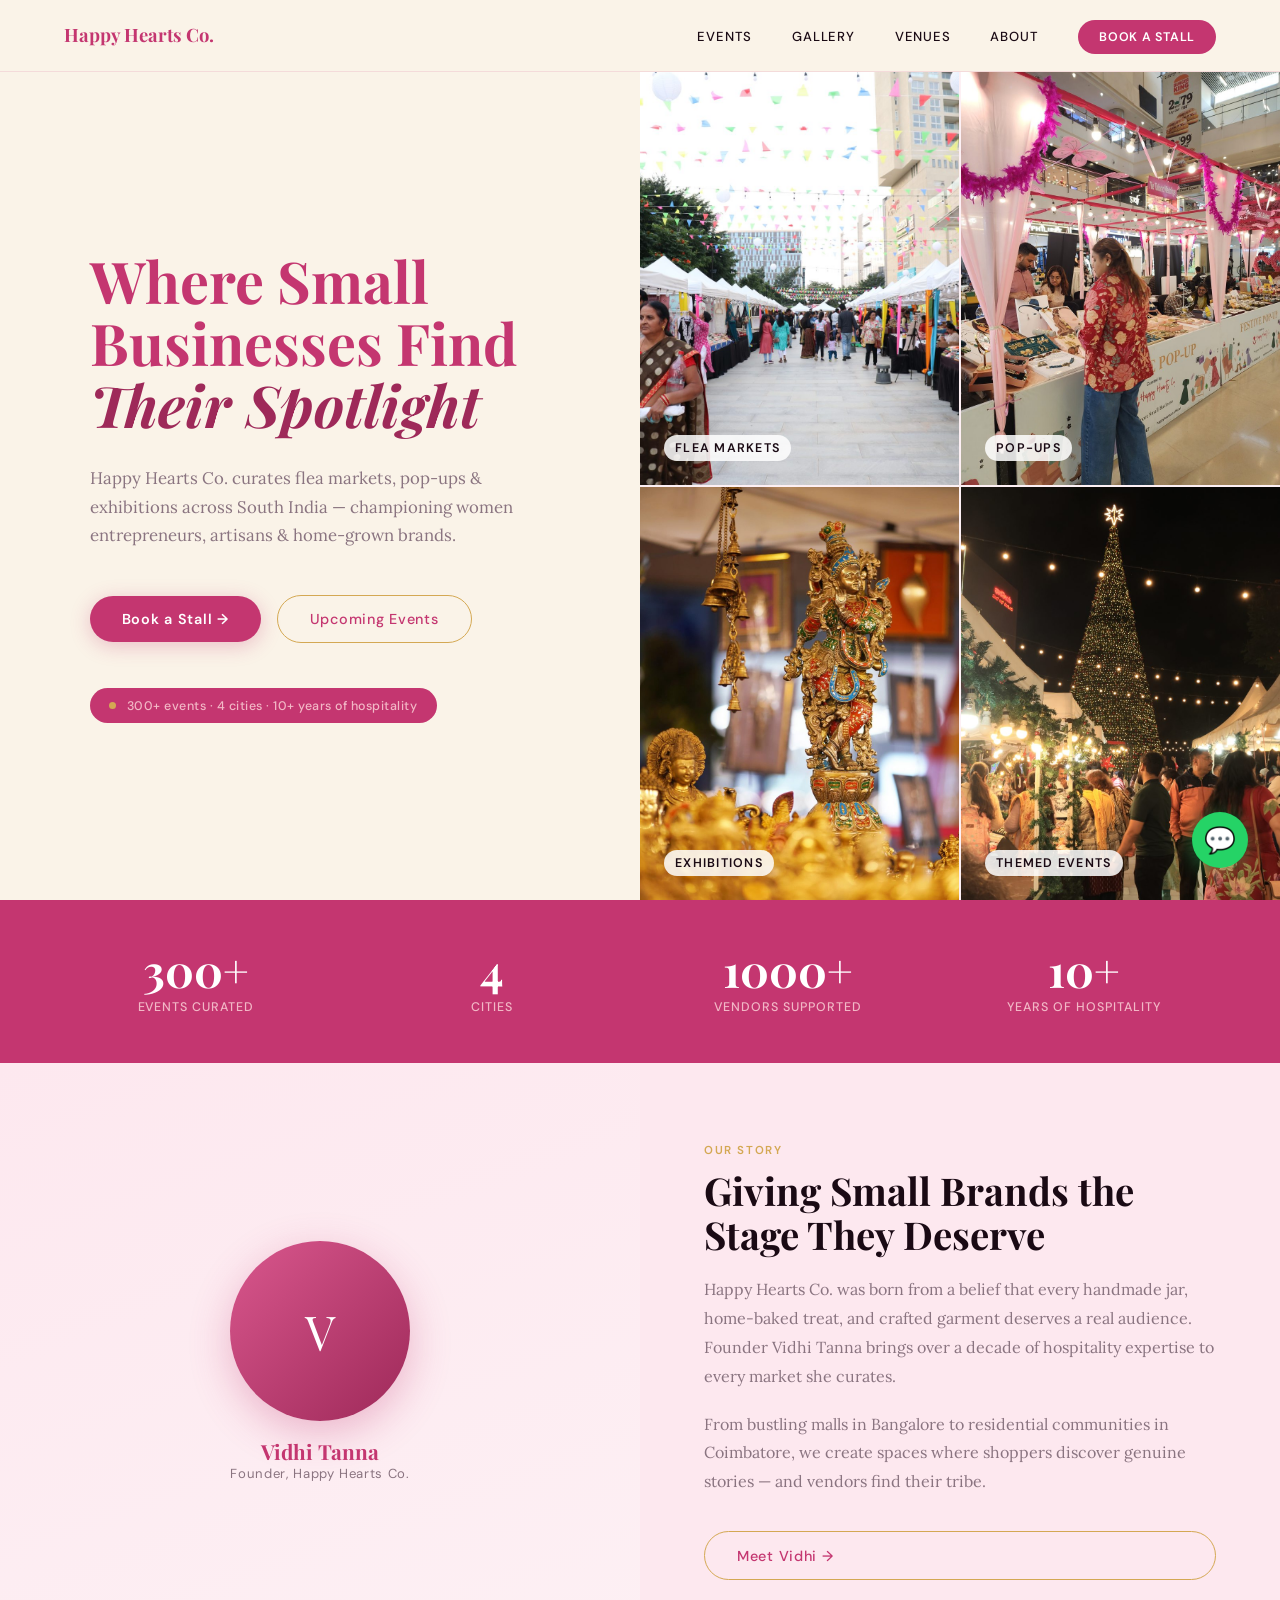
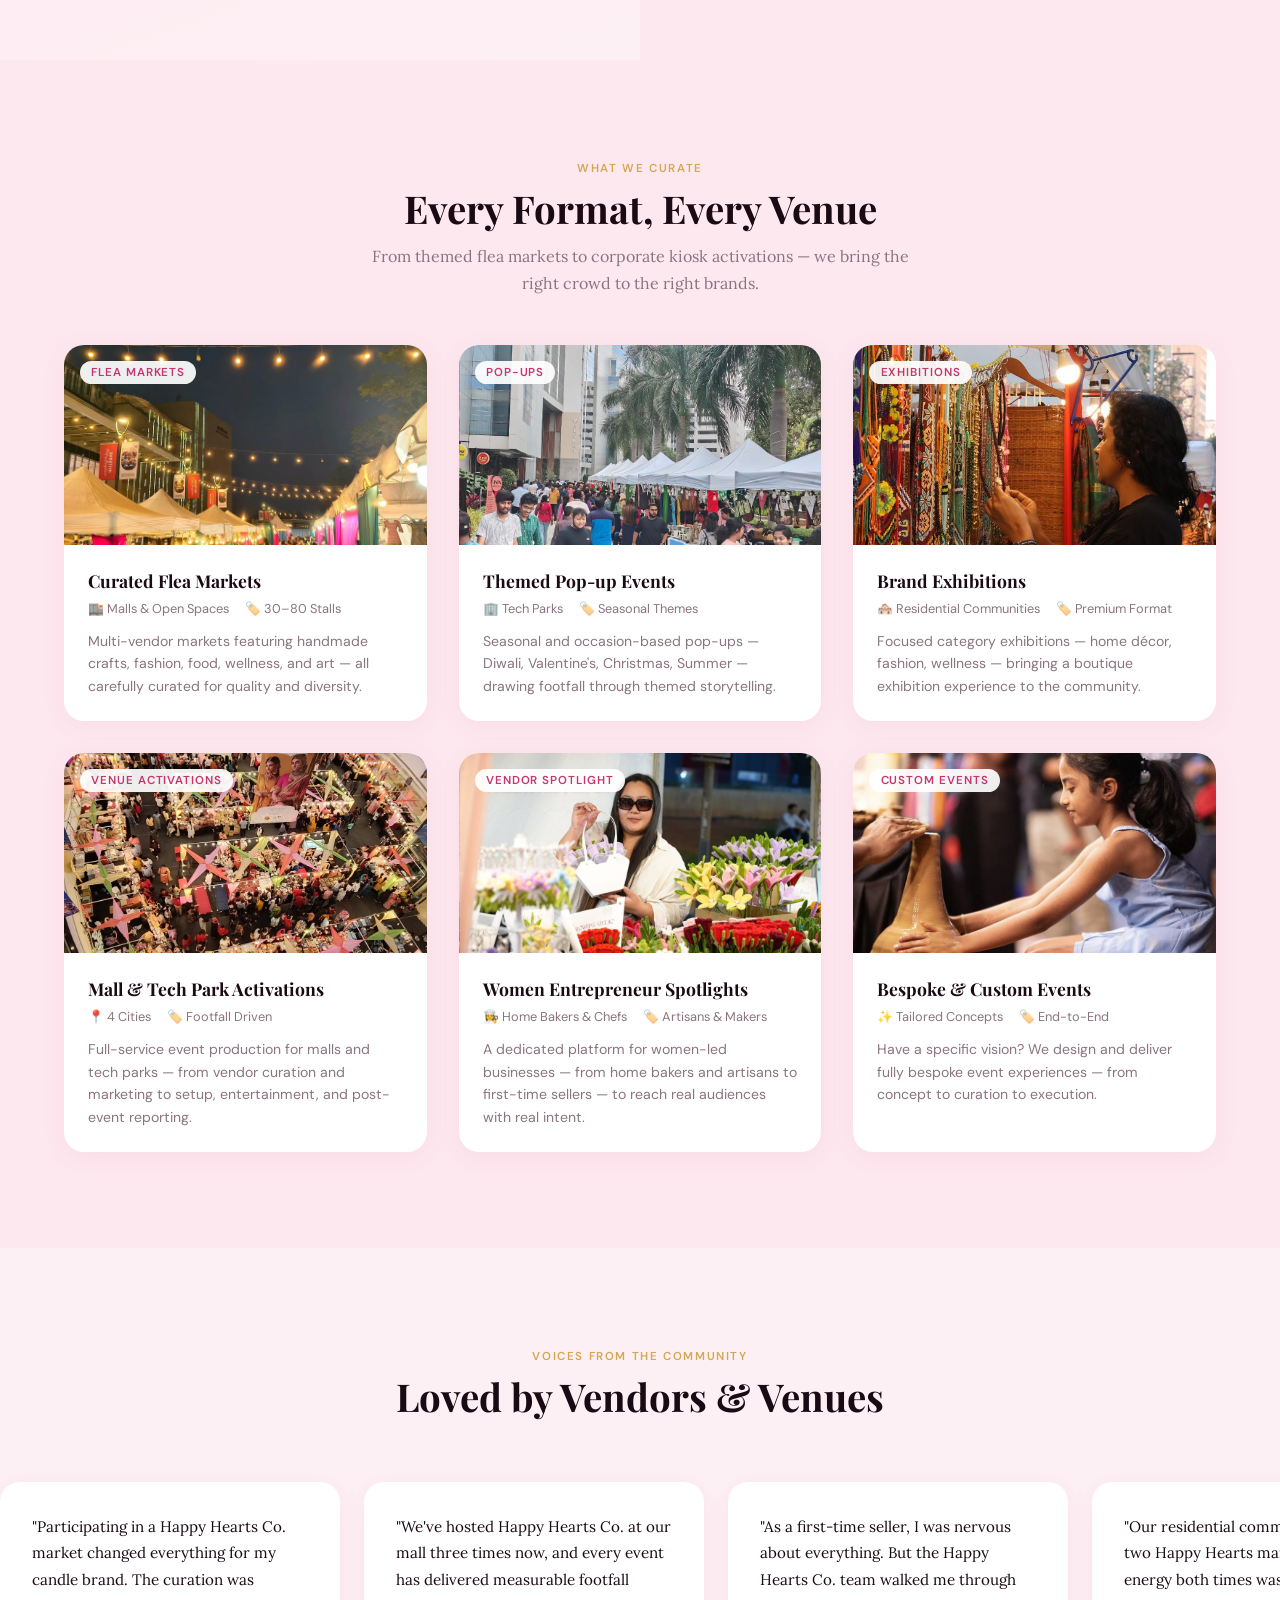
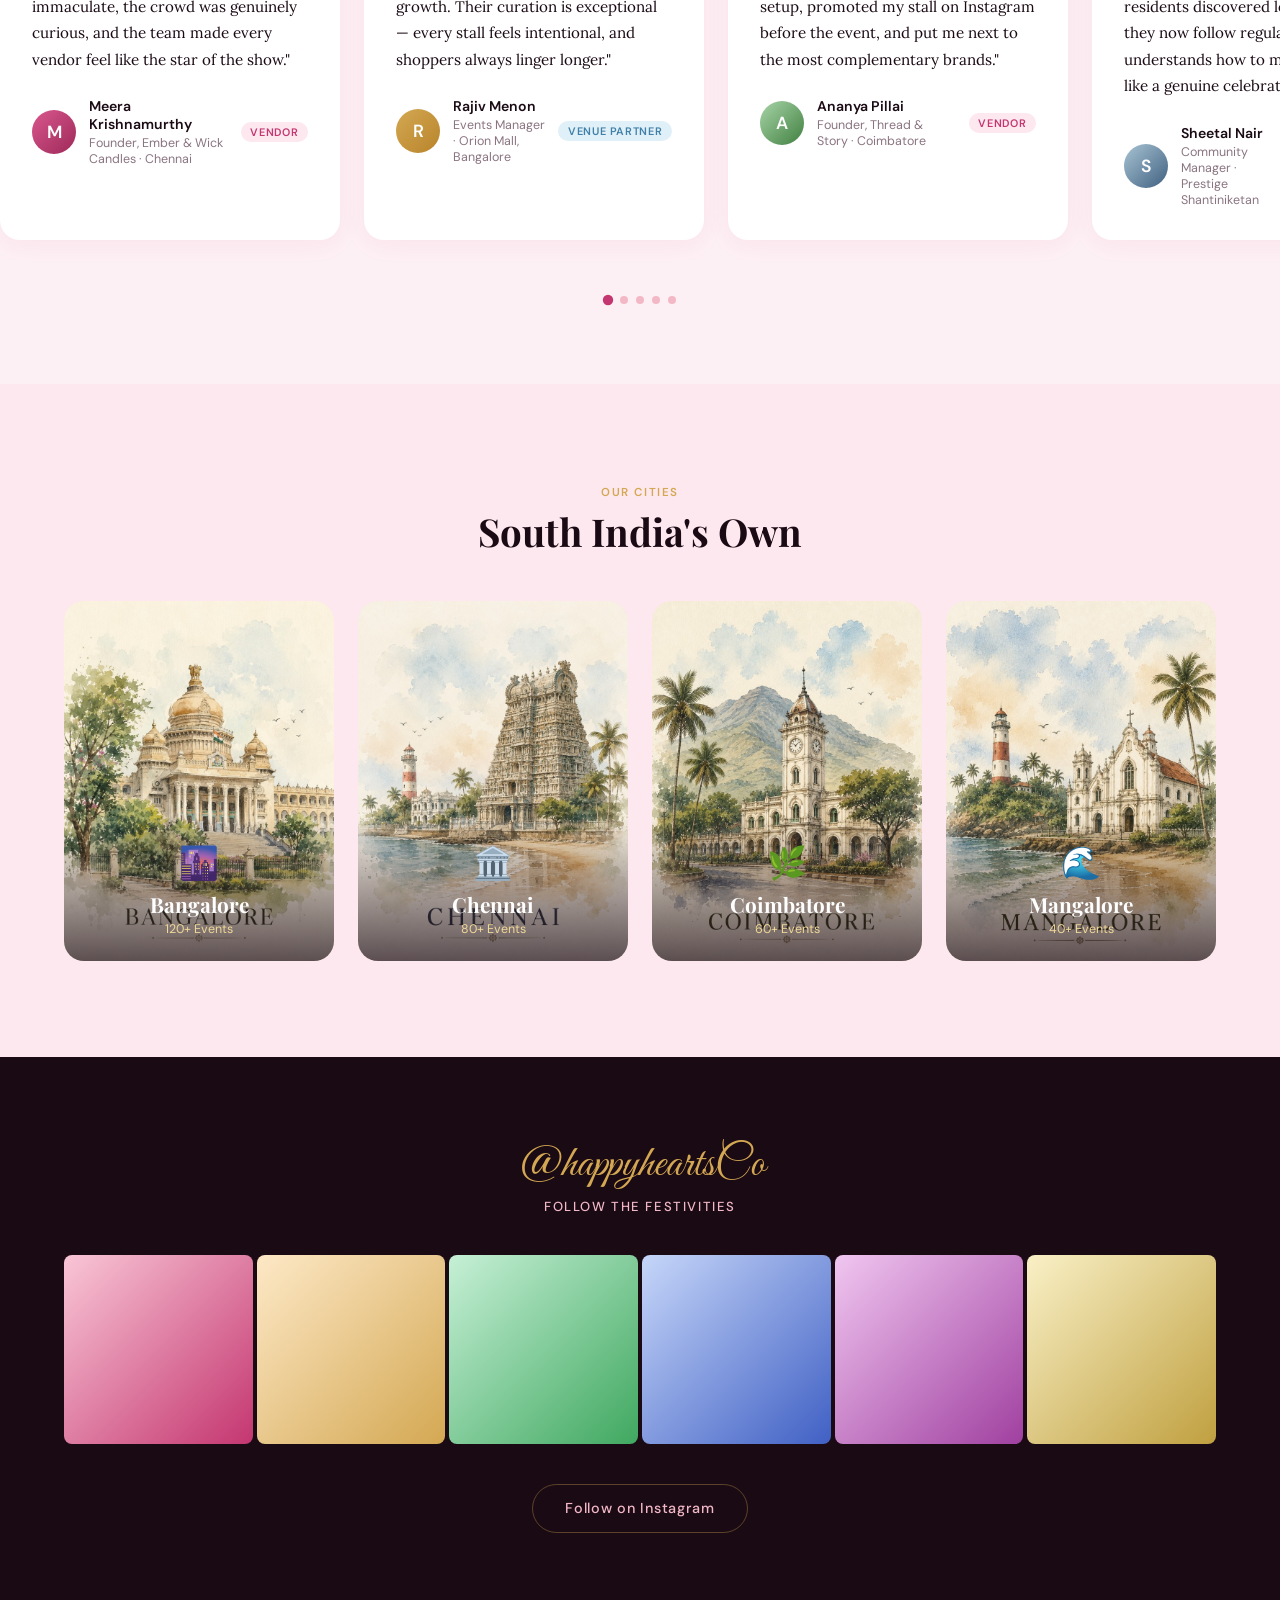
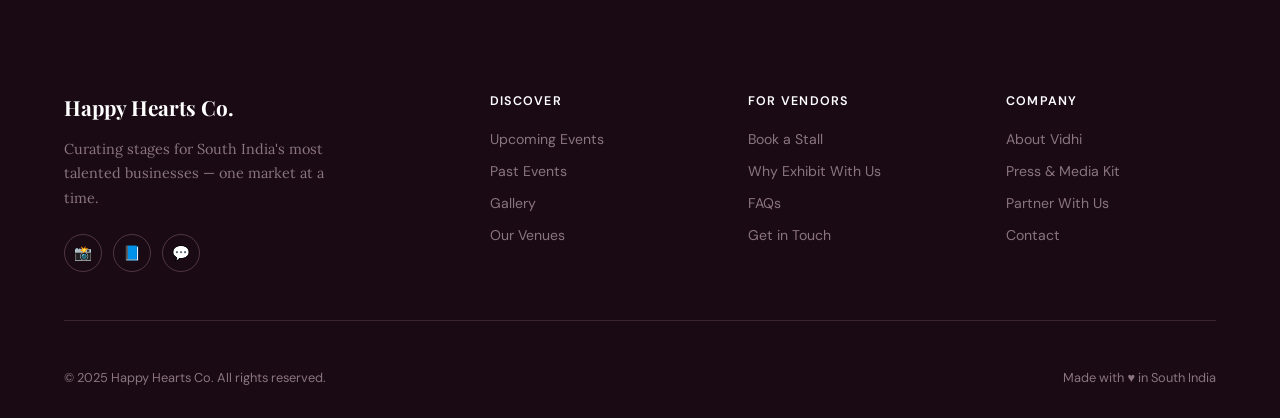
<file: happyhearts/index.html>
<!DOCTYPE html>
<html lang="en">
<head>
  <meta charset="UTF-8" />
  <meta name="viewport" content="width=device-width, initial-scale=1.0" />
  <title>Happy Hearts Co. — Where Small Businesses Find Their Spotlight</title>
  <meta name="description" content="Happy Hearts Co. curates flea markets, pop-ups, and exhibitions across South India — giving women entrepreneurs and small businesses their stage." />
  <link rel="preconnect" href="https://fonts.googleapis.com">
  <link rel="preconnect" href="https://fonts.gstatic.com" crossorigin>
  <link href="https://fonts.googleapis.com/css2?family=Playfair+Display:ital,wght@0,400;0,600;0,700;1,400;1,600&family=DM+Sans:wght@300;400;500;600&family=Lora:ital,wght@0,400;1,400&family=Great+Vibes&display=swap" rel="stylesheet">
  <link rel="stylesheet" href="/css/styles.css">
</head>
<body>

<!-- ── NAVIGATION ── -->
<nav id="mainNav">
  <a href="/" class="nav-logo">
    <!-- Replace src with your actual logo file, e.g. /images/logo.png -->
    <span class="nav-logo-text serif">Happy Hearts Co.</span>
  </a>
  <ul class="nav-links">
    <li><a href="/events">Events</a></li>
    <li><a href="/gallery">Gallery</a></li>
    <li><a href="/venues">Venues</a></li>
    <li><a href="/about">About</a></li>
    <li><a href="/vendors" class="nav-cta">Book a Stall</a></li>
  </ul>
  <button class="nav-toggle" id="navToggle" aria-label="Toggle menu">
    <span></span><span></span><span></span>
  </button>
</nav>

<!-- ── HERO ── -->
<section class="hero">
  <div class="hero-left">
    <h1 class="hero-headline serif">
      Where Small<br>Businesses Find<br><em>Their Spotlight</em>
    </h1>
    <p class="hero-sub lora">
      Happy Hearts Co. curates flea markets, pop-ups &amp; exhibitions across South India — championing women entrepreneurs, artisans &amp; home-grown brands.
    </p>
    <div class="hero-ctas">
      <a href="/vendors" class="btn-primary">Book a Stall →</a>
      <a href="/events" class="btn-secondary">Upcoming Events</a>
    </div>
    <div class="hero-badge">
      <span class="badge-dot"></span>
      300+ events · 4 cities · 10+ years of hospitality
    </div>
  </div>
  <div class="hero-right">
    <div class="hero-tiles">
      <div class="hero-tile">
        <div class="tile-bg tb-1"></div>
        <span class="tile-label">Flea Markets</span>
      </div>
      <div class="hero-tile">
        <div class="tile-bg tb-2"></div>
        <span class="tile-label">Pop-ups</span>
      </div>
      <div class="hero-tile">
        <div class="tile-bg tb-3"></div>
        <span class="tile-label">Exhibitions</span>
      </div>
      <div class="hero-tile">
        <div class="tile-bg tb-4"></div>
        <span class="tile-label">Themed Events</span>
      </div>
    </div>
  </div>
</section>

<!-- ── STATS STRIP ── -->
<div class="stats-strip">
  <div class="stat-item">
    <div class="stat-num serif">300+</div>
    <div class="stat-label">Events Curated</div>
  </div>
  <div class="stat-item">
    <div class="stat-num serif">4</div>
    <div class="stat-label">Cities</div>
  </div>
  <div class="stat-item">
    <div class="stat-num serif">1000+</div>
    <div class="stat-label">Vendors Supported</div>
  </div>
  <div class="stat-item">
    <div class="stat-num serif">10+</div>
    <div class="stat-label">Years of Hospitality</div>
  </div>
</div>

<!-- ── ABOUT STRIP ── -->
<section class="about-strip">
  <div class="about-visual">
    <div class="about-visual-inner">
      <div class="about-founder-placeholder">V</div>
      <div class="about-founder-name serif">Vidhi Tanna</div>
      <div class="about-founder-title">Founder, Happy Hearts Co.</div>
    </div>
  </div>
  <div class="about-content reveal">
    <span class="section-eyebrow">Our Story</span>
    <h2 class="section-title serif" style="text-align:left;margin-bottom:1.2rem;">Giving Small Brands the Stage They Deserve</h2>
    <p>Happy Hearts Co. was born from a belief that every handmade jar, home-baked treat, and crafted garment deserves a real audience. Founder Vidhi Tanna brings over a decade of hospitality expertise to every market she curates.</p>
    <p>From bustling malls in Bangalore to residential communities in Coimbatore, we create spaces where shoppers discover genuine stories — and vendors find their tribe.</p>
    <a href="/about" class="btn-secondary" style="margin-top:1rem;">Meet Vidhi →</a>
  </div>
</section>

<!-- ── EVENTS SECTION ── -->
<section class="events-section">
  <div class="reveal">
    <span class="section-eyebrow">What We Curate</span>
    <h2 class="section-title serif">Every Format, Every Venue</h2>
    <p class="section-sub lora">From themed flea markets to corporate kiosk activations — we bring the right crowd to the right brands.</p>
  </div>
  <div class="events-grid">
    <a href="/events" class="event-card reveal">
      <div class="event-card-img">
        <div class="event-card-bg ec-1"></div>
        <span class="event-card-tag">Flea Markets</span>
      </div>
      <div class="event-card-body">
        <div class="event-card-title serif">Curated Flea Markets</div>
        <div class="event-card-meta">
          <span>🏬 Malls &amp; Open Spaces</span>
          <span>🏷️ 30–80 Stalls</span>
        </div>
        <div class="event-card-desc">Multi-vendor markets featuring handmade crafts, fashion, food, wellness, and art — all carefully curated for quality and diversity.</div>
      </div>
    </a>
    <a href="/events" class="event-card reveal">
      <div class="event-card-img">
        <div class="event-card-bg ec-2"></div>
        <span class="event-card-tag">Pop-ups</span>
      </div>
      <div class="event-card-body">
        <div class="event-card-title serif">Themed Pop-up Events</div>
        <div class="event-card-meta">
          <span>🏢 Tech Parks</span>
          <span>🏷️ Seasonal Themes</span>
        </div>
        <div class="event-card-desc">Seasonal and occasion-based pop-ups — Diwali, Valentine's, Christmas, Summer — drawing footfall through themed storytelling.</div>
      </div>
    </a>
    <a href="/events" class="event-card reveal">
      <div class="event-card-img">
        <div class="event-card-bg ec-3"></div>
        <span class="event-card-tag">Exhibitions</span>
      </div>
      <div class="event-card-body">
        <div class="event-card-title serif">Brand Exhibitions</div>
        <div class="event-card-meta">
          <span>🏘️ Residential Communities</span>
          <span>🏷️ Premium Format</span>
        </div>
        <div class="event-card-desc">Focused category exhibitions — home décor, fashion, wellness — bringing a boutique exhibition experience to the community.</div>
      </div>
    </a>
    <a href="/venues" class="event-card reveal">
      <div class="event-card-img">
        <div class="event-card-bg ec-4"></div>
        <span class="event-card-tag">Venue Activations</span>
      </div>
      <div class="event-card-body">
        <div class="event-card-title serif">Mall &amp; Tech Park Activations</div>
        <div class="event-card-meta">
          <span>📍 4 Cities</span>
          <span>🏷️ Footfall Driven</span>
        </div>
        <div class="event-card-desc">Full-service event production for malls and tech parks — from vendor curation and marketing to setup, entertainment, and post-event reporting.</div>
      </div>
    </a>
    <a href="/vendors" class="event-card reveal">
      <div class="event-card-img">
        <div class="event-card-bg ec-5"></div>
        <span class="event-card-tag">Vendor Spotlight</span>
      </div>
      <div class="event-card-body">
        <div class="event-card-title serif">Women Entrepreneur Spotlights</div>
        <div class="event-card-meta">
          <span>👩‍🍳 Home Bakers &amp; Chefs</span>
          <span>🏷️ Artisans &amp; Makers</span>
        </div>
        <div class="event-card-desc">A dedicated platform for women-led businesses — from home bakers and artisans to first-time sellers — to reach real audiences with real intent.</div>
      </div>
    </a>
    <a href="/contact" class="event-card reveal">
      <div class="event-card-img">
        <div class="event-card-bg ec-6"></div>
        <span class="event-card-tag">Custom Events</span>
      </div>
      <div class="event-card-body">
        <div class="event-card-title serif">Bespoke &amp; Custom Events</div>
        <div class="event-card-meta">
          <span>✨ Tailored Concepts</span>
          <span>🏷️ End-to-End</span>
        </div>
        <div class="event-card-desc">Have a specific vision? We design and deliver fully bespoke event experiences — from concept to curation to execution.</div>
      </div>
    </a>
  </div>
</section>

<!-- ── TESTIMONIALS ── -->
<section class="testi-section">
  <div class="testi-header reveal">
    <span class="section-eyebrow">Voices from the Community</span>
    <h2 class="section-title serif">Loved by Vendors &amp; Venues</h2>
  </div>
  <div class="testi-track" id="testiTrack">
    <div class="testi-card">
      <p class="testi-text lora">"Participating in a Happy Hearts Co. market changed everything for my candle brand. The curation was immaculate, the crowd was genuinely curious, and the team made every vendor feel like the star of the show."</p>
      <div class="testi-author">
        <div class="testi-avatar ta-1">M</div>
        <div class="testi-info">
          <div class="testi-name">Meera Krishnamurthy</div>
          <div class="testi-role">Founder, Ember &amp; Wick Candles · Chennai</div>
        </div>
        <div class="testi-type-badge">Vendor</div>
      </div>
    </div>
    <div class="testi-card">
      <p class="testi-text lora">"We've hosted Happy Hearts Co. at our mall three times now, and every event has delivered measurable footfall growth. Their curation is exceptional — every stall feels intentional, and shoppers always linger longer."</p>
      <div class="testi-author">
        <div class="testi-avatar ta-2">R</div>
        <div class="testi-info">
          <div class="testi-name">Rajiv Menon</div>
          <div class="testi-role">Events Manager · Orion Mall, Bangalore</div>
        </div>
        <div class="testi-type-badge venue">Venue Partner</div>
      </div>
    </div>
    <div class="testi-card">
      <p class="testi-text lora">"As a first-time seller, I was nervous about everything. But the Happy Hearts Co. team walked me through setup, promoted my stall on Instagram before the event, and put me next to the most complementary brands."</p>
      <div class="testi-author">
        <div class="testi-avatar ta-3">A</div>
        <div class="testi-info">
          <div class="testi-name">Ananya Pillai</div>
          <div class="testi-role">Founder, Thread &amp; Story · Coimbatore</div>
        </div>
        <div class="testi-type-badge">Vendor</div>
      </div>
    </div>
    <div class="testi-card">
      <p class="testi-text lora">"Our residential community has hosted two Happy Hearts markets now. The energy both times was incredible — residents discovered local businesses they now follow regularly. Vidhi understands how to make an event feel like a genuine celebration."</p>
      <div class="testi-author">
        <div class="testi-avatar ta-4">S</div>
        <div class="testi-info">
          <div class="testi-name">Sheetal Nair</div>
          <div class="testi-role">Community Manager · Prestige Shantiniketan</div>
        </div>
        <div class="testi-type-badge venue">Venue Partner</div>
      </div>
    </div>
    <div class="testi-card">
      <p class="testi-text lora">"I've done flea markets across Bangalore, but Happy Hearts Co. events consistently bring the most engaged buyers. The audience genuinely comes to discover and support small brands — not just to window shop. That quality of footfall is rare."</p>
      <div class="testi-author">
        <div class="testi-avatar ta-1">P</div>
        <div class="testi-info">
          <div class="testi-name">Priya Sundaram</div>
          <div class="testi-role">Founder, Chai &amp; Clay · Bangalore</div>
        </div>
        <div class="testi-type-badge">Vendor</div>
      </div>
    </div>
  </div>
  <div class="testi-dots" id="testiDots">
    <button class="tdot active" data-index="0"></button>
    <button class="tdot" data-index="1"></button>
    <button class="tdot" data-index="2"></button>
    <button class="tdot" data-index="3"></button>
    <button class="tdot" data-index="4"></button>
  </div>
</section>

<!-- ── CITIES ── -->
<section class="cities-section">
  <div class="cities-header reveal">
    <span class="section-eyebrow">Our Cities</span>
    <h2 class="section-title serif">South India's Own</h2>
  </div>
  <div class="cities-grid">
    <a href="/events?city=bangalore" class="city-card reveal" style="text-decoration:none;">
      <div class="city-bg cb-1"></div>
      <div class="city-overlay">
        <span class="city-emoji">🌆</span>
        <div class="city-name serif">Bangalore</div>
        <div class="city-count">120+ Events</div>
      </div>
    </a>
    <a href="/events?city=chennai" class="city-card reveal" style="text-decoration:none;">
      <div class="city-bg cb-2"></div>
      <div class="city-overlay">
        <span class="city-emoji">🏛️</span>
        <div class="city-name serif">Chennai</div>
        <div class="city-count">80+ Events</div>
      </div>
    </a>
    <a href="/events?city=coimbatore" class="city-card reveal" style="text-decoration:none;">
      <div class="city-bg cb-3"></div>
      <div class="city-overlay">
        <span class="city-emoji">🌿</span>
        <div class="city-name serif">Coimbatore</div>
        <div class="city-count">60+ Events</div>
      </div>
    </a>
    <a href="/events?city=mangalore" class="city-card reveal" style="text-decoration:none;">
      <div class="city-bg cb-4"></div>
      <div class="city-overlay">
        <span class="city-emoji">🌊</span>
        <div class="city-name serif">Mangalore</div>
        <div class="city-count">40+ Events</div>
      </div>
    </a>
  </div>
</section>

<!-- ── INSTAGRAM ── -->
<div class="insta-section">
  <div class="insta-handle script">@happyheartsCo</div>
  <div class="insta-sub">Follow the Festivities</div>
  <div class="insta-grid">
    <div class="insta-cell"><div class="insta-placeholder ip-1"></div><div class="insta-overlay">❤️</div></div>
    <div class="insta-cell"><div class="insta-placeholder ip-2"></div><div class="insta-overlay">❤️</div></div>
    <div class="insta-cell"><div class="insta-placeholder ip-3"></div><div class="insta-overlay">❤️</div></div>
    <div class="insta-cell"><div class="insta-placeholder ip-4"></div><div class="insta-overlay">❤️</div></div>
    <div class="insta-cell"><div class="insta-placeholder ip-5"></div><div class="insta-overlay">❤️</div></div>
    <div class="insta-cell"><div class="insta-placeholder ip-6"></div><div class="insta-overlay">❤️</div></div>
  </div>
  <a href="https://instagram.com/happyheartsCo" target="_blank" class="btn-secondary" style="color:var(--blush);border-color:rgba(212,168,83,0.35);margin:0 auto;display:inline-flex;">Follow on Instagram</a>
</div>

<!-- ── FOOTER ── -->
<footer>
  <div class="footer-top">
    <div>
      <!-- Replace with <img class="footer-logo-img" src="/images/logo.png" alt="Happy Hearts Co."> -->
      <div class="footer-logo-text serif">Happy Hearts Co.</div>
      <p class="footer-tagline lora">Curating stages for South India's most talented businesses — one market at a time.</p>
      <div class="footer-social">
        <a href="https://instagram.com/happyheartsCo" class="social-btn" target="_blank" title="Instagram">📸</a>
        <a href="#" class="social-btn" title="Facebook">📘</a>
        <a href="https://wa.me/91XXXXXXXXXX" class="social-btn" target="_blank" title="WhatsApp">💬</a>
      </div>
    </div>
    <div class="footer-col">
      <h4>Discover</h4>
      <ul class="footer-links">
        <li><a href="/events">Upcoming Events</a></li>
        <li><a href="/events/past">Past Events</a></li>
        <li><a href="/gallery">Gallery</a></li>
        <li><a href="/venues">Our Venues</a></li>
      </ul>
    </div>
    <div class="footer-col">
      <h4>For Vendors</h4>
      <ul class="footer-links">
        <li><a href="/vendors">Book a Stall</a></li>
        <li><a href="/vendors#why">Why Exhibit With Us</a></li>
        <li><a href="/vendors#faq">FAQs</a></li>
        <li><a href="/contact">Get in Touch</a></li>
      </ul>
    </div>
    <div class="footer-col">
      <h4>Company</h4>
      <ul class="footer-links">
        <li><a href="/about">About Vidhi</a></li>
        <li><a href="/press">Press &amp; Media Kit</a></li>
        <li><a href="/about#partner">Partner With Us</a></li>
        <li><a href="/contact">Contact</a></li>
      </ul>
    </div>
  </div>
  <div class="footer-bottom">
    <div class="footer-legal">© 2025 Happy Hearts Co. All rights reserved.</div>
    <div class="footer-made">Made with ♥ in South India</div>
  </div>
</footer>

<!-- ── WHATSAPP FLOAT ── -->
<a href="https://wa.me/91XXXXXXXXXX?text=Hi%20Happy%20Hearts%20Co.!" class="whatsapp-float" target="_blank" title="Chat on WhatsApp">💬</a>

<script src="/js/main.js"></script>
</body>
</html>
</file>
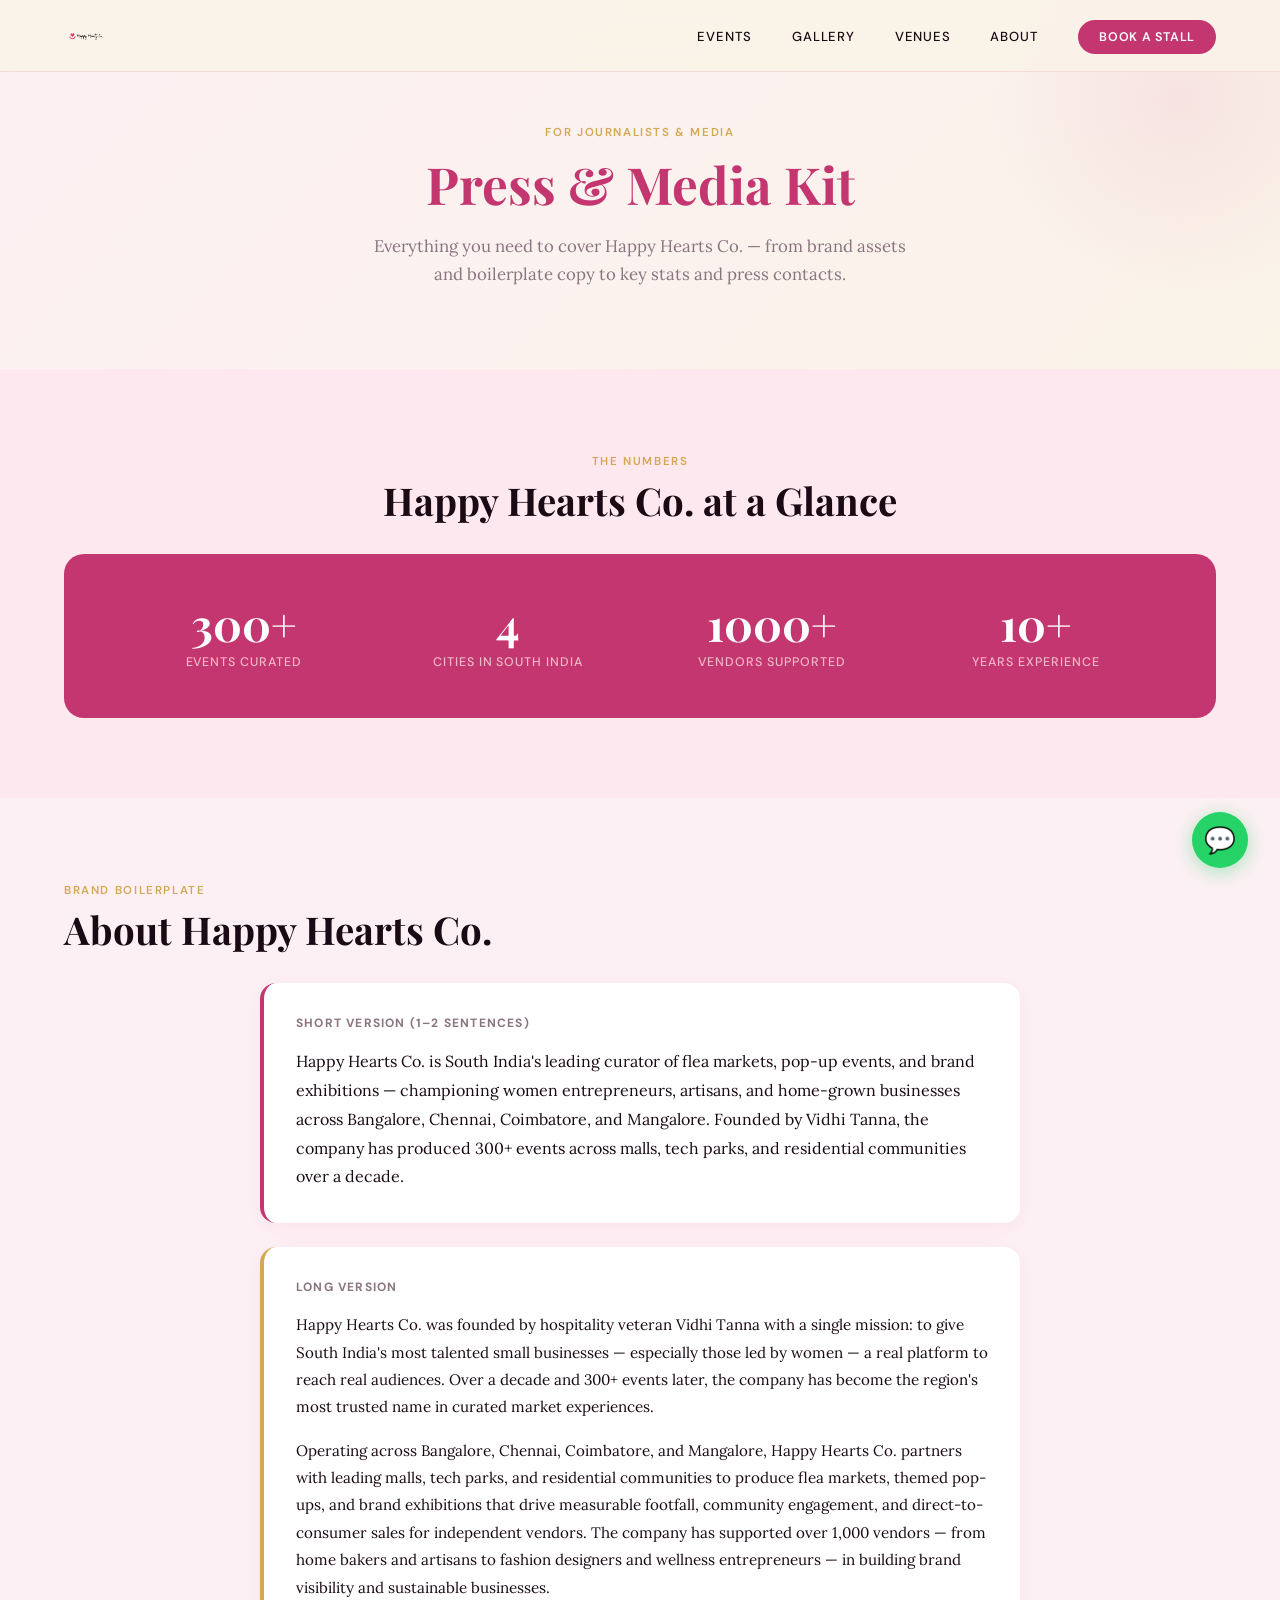
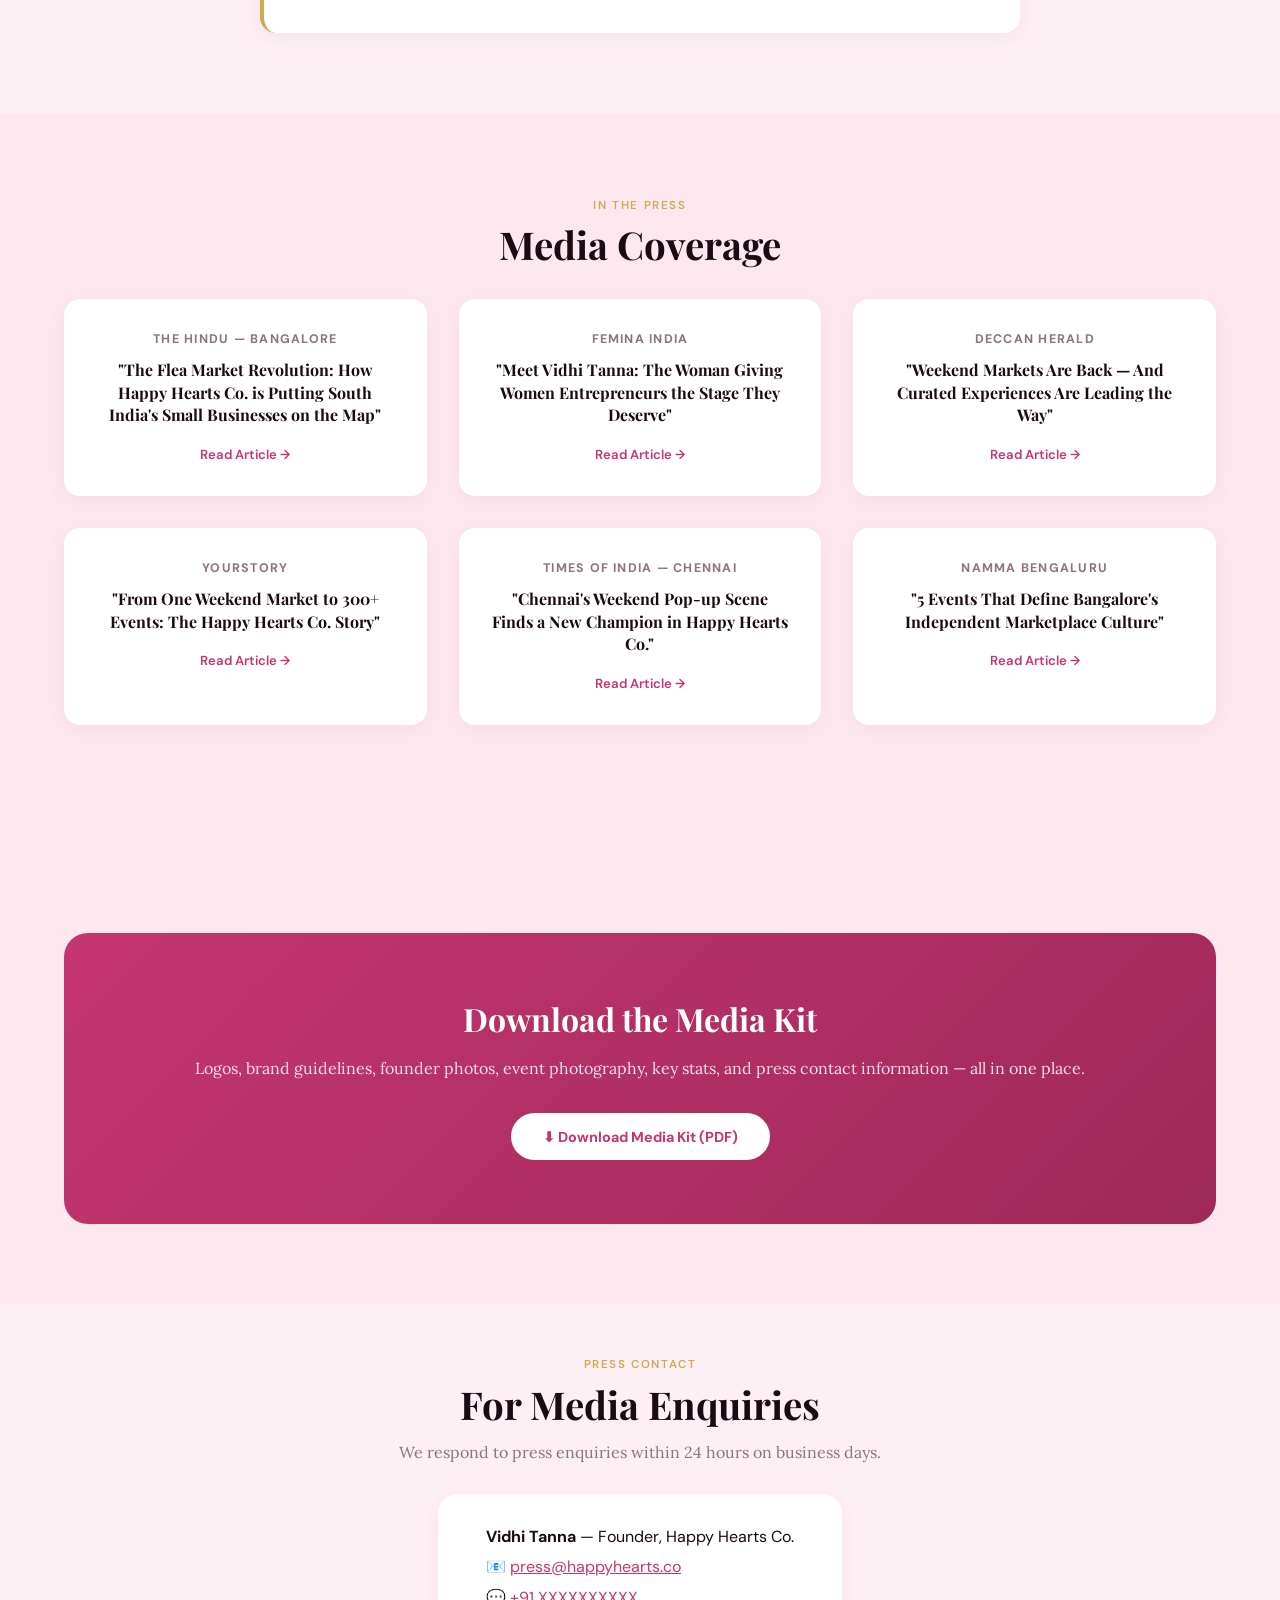
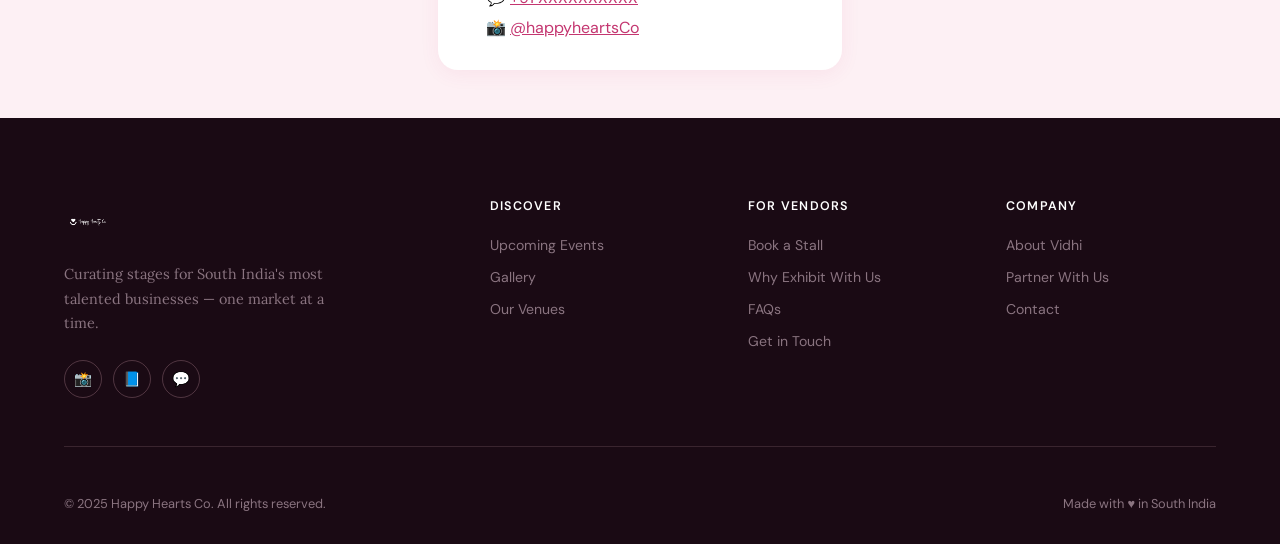
<file: press/index.html>
<!DOCTYPE html>
<html lang="en">
<head>
  <meta charset="UTF-8" />
  <meta name="viewport" content="width=device-width, initial-scale=1.0" />
  <title>Press &amp; Media Kit — Happy Hearts Co.</title>
  <meta name="description" content="Press resources, media kit, and coverage about Happy Hearts Co. — South India's leading flea market and pop-up curator." />
  <link rel="preconnect" href="https://fonts.googleapis.com">
  <link rel="preconnect" href="https://fonts.gstatic.com" crossorigin>
  <link href="https://fonts.googleapis.com/css2?family=Playfair+Display:ital,wght@0,400;0,600;0,700;1,400;1,600&family=DM+Sans:wght@300;400;500;600&family=Lora:ital,wght@0,400;1,400&family=Great+Vibes&display=swap" rel="stylesheet">
  <link rel="stylesheet" href="/css/styles.css">
  <link rel="icon" type="image/png" href="/images/logo/favicon.png">
</head>
<body>

<nav id="mainNav">
  <a href="/" class="nav-logo">
    <img src="/images/logo/logo-horizontal.png" alt="Happy Hearts Co." class="nav-logo-img">
  </a>
  <ul class="nav-links">
    <li><a href="/events">Events</a></li>
    <li><a href="/gallery">Gallery</a></li>
    <li><a href="/venues">Venues</a></li>
    <li><a href="/about">About</a></li>
    <li><a href="https://docs.google.com/forms/d/e/1FAIpQLSczjhxifFSDkJTK4VwNBeWf5OX_p3N7fbFh50C7BM0ITOMnEQ/viewform?usp=publish-editor" target="_blank" class="nav-cta">Book a Stall</a></li>
  </ul>
  <button class="nav-toggle" id="navToggle" aria-label="Toggle menu">
    <span></span><span></span><span></span>
  </button>
</nav>

<div class="page-hero">
  <span class="page-hero-eyebrow">For Journalists &amp; Media</span>
  <h1 class="page-hero-title serif">Press &amp; Media Kit</h1>
  <p class="page-hero-sub lora">Everything you need to cover Happy Hearts Co. — from brand assets and boilerplate copy to key stats and press contacts.</p>
</div>

<!-- KEY STATS -->
<section class="content-section" style="text-align:center;">
  <span class="section-eyebrow">The Numbers</span>
  <h2 class="section-title serif">Happy Hearts Co. at a Glance</h2>
  <div class="stats-strip" style="margin-top:2rem;border-radius:20px;overflow:hidden;">
    <div class="stat-item visible">
      <div class="stat-num serif">300+</div>
      <div class="stat-label">Events Curated</div>
    </div>
    <div class="stat-item visible">
      <div class="stat-num serif">4</div>
      <div class="stat-label">Cities in South India</div>
    </div>
    <div class="stat-item visible">
      <div class="stat-num serif">1000+</div>
      <div class="stat-label">Vendors Supported</div>
    </div>
    <div class="stat-item visible">
      <div class="stat-num serif">10+</div>
      <div class="stat-label">Years Experience</div>
    </div>
  </div>
</section>

<!-- BOILERPLATE -->
<section class="content-section alt">
  <span class="section-eyebrow">Brand Boilerplate</span>
  <h2 class="section-title serif" style="margin-bottom:2rem;">About Happy Hearts Co.</h2>
  <div style="max-width:760px;margin:0 auto;">
    <div style="background:var(--white);border-radius:16px;padding:2rem;border-left:4px solid var(--brand);box-shadow:0 4px 20px rgba(196,54,112,0.07);margin-bottom:1.5rem;">
      <p style="font-size:0.75rem;font-weight:700;letter-spacing:0.1em;text-transform:uppercase;color:var(--warm-grey);margin-bottom:1rem;">Short Version (1–2 sentences)</p>
      <p class="lora" style="font-size:1rem;line-height:1.8;color:var(--espresso);">Happy Hearts Co. is South India's leading curator of flea markets, pop-up events, and brand exhibitions — championing women entrepreneurs, artisans, and home-grown businesses across Bangalore, Chennai, Coimbatore, and Mangalore. Founded by Vidhi Tanna, the company has produced 300+ events across malls, tech parks, and residential communities over a decade.</p>
    </div>
    <div style="background:var(--white);border-radius:16px;padding:2rem;border-left:4px solid var(--gold);box-shadow:0 4px 20px rgba(196,54,112,0.07);">
      <p style="font-size:0.75rem;font-weight:700;letter-spacing:0.1em;text-transform:uppercase;color:var(--warm-grey);margin-bottom:1rem;">Long Version</p>
      <p class="lora" style="font-size:0.95rem;line-height:1.8;color:var(--espresso);margin-bottom:1rem;">Happy Hearts Co. was founded by hospitality veteran Vidhi Tanna with a single mission: to give South India's most talented small businesses — especially those led by women — a real platform to reach real audiences. Over a decade and 300+ events later, the company has become the region's most trusted name in curated market experiences.</p>
      <p class="lora" style="font-size:0.95rem;line-height:1.8;color:var(--espresso);">Operating across Bangalore, Chennai, Coimbatore, and Mangalore, Happy Hearts Co. partners with leading malls, tech parks, and residential communities to produce flea markets, themed pop-ups, and brand exhibitions that drive measurable footfall, community engagement, and direct-to-consumer sales for independent vendors. The company has supported over 1,000 vendors — from home bakers and artisans to fashion designers and wellness entrepreneurs — in building brand visibility and sustainable businesses.</p>
    </div>
  </div>
</section>

<!-- PRESS COVERAGE -->
<section class="content-section" style="text-align:center;">
  <span class="section-eyebrow">In the Press</span>
  <h2 class="section-title serif">Media Coverage</h2>
  <div class="press-grid" style="margin-top:2rem;">
    <div class="press-card reveal">
      <div class="press-publication">The Hindu — Bangalore</div>
      <h3>"The Flea Market Revolution: How Happy Hearts Co. is Putting South India's Small Businesses on the Map"</h3>
      <a href="#" target="_blank">Read Article →</a>
    </div>
    <div class="press-card reveal">
      <div class="press-publication">Femina India</div>
      <h3>"Meet Vidhi Tanna: The Woman Giving Women Entrepreneurs the Stage They Deserve"</h3>
      <a href="#" target="_blank">Read Article →</a>
    </div>
    <div class="press-card reveal">
      <div class="press-publication">Deccan Herald</div>
      <h3>"Weekend Markets Are Back — And Curated Experiences Are Leading the Way"</h3>
      <a href="#" target="_blank">Read Article →</a>
    </div>
    <div class="press-card reveal">
      <div class="press-publication">YourStory</div>
      <h3>"From One Weekend Market to 300+ Events: The Happy Hearts Co. Story"</h3>
      <a href="#" target="_blank">Read Article →</a>
    </div>
    <div class="press-card reveal">
      <div class="press-publication">Times of India — Chennai</div>
      <h3>"Chennai's Weekend Pop-up Scene Finds a New Champion in Happy Hearts Co."</h3>
      <a href="#" target="_blank">Read Article →</a>
    </div>
    <div class="press-card reveal">
      <div class="press-publication">Namma Bengaluru</div>
      <h3>"5 Events That Define Bangalore's Independent Marketplace Culture"</h3>
      <a href="#" target="_blank">Read Article →</a>
    </div>
  </div>
</section>

<!-- MEDIA KIT DOWNLOAD -->
<section class="content-section" style="padding-bottom:5rem;">
  <div class="media-kit-box reveal">
    <h2 class="serif">Download the Media Kit</h2>
    <p class="lora">Logos, brand guidelines, founder photos, event photography, key stats, and press contact information — all in one place.</p>
    <a href="#" class="btn-white">⬇ Download Media Kit (PDF)</a>
  </div>
</section>

<!-- PRESS CONTACT -->
<section class="content-section alt" style="text-align:center;padding-top:3rem;padding-bottom:3rem;">
  <span class="section-eyebrow">Press Contact</span>
  <h2 class="section-title serif" style="margin-bottom:1rem;">For Media Enquiries</h2>
  <p class="lora" style="color:var(--warm-grey);margin-bottom:2rem;">We respond to press enquiries within 24 hours on business days.</p>
  <div style="display:inline-flex;flex-direction:column;gap:0.6rem;text-align:left;background:var(--white);padding:2rem 3rem;border-radius:20px;box-shadow:0 4px 20px rgba(196,54,112,0.07);">
    <p><strong>Vidhi Tanna</strong> — Founder, Happy Hearts Co.</p>
    <p>📧 <a href="mailto:press@happyhearts.co" style="color:var(--brand);">press@happyhearts.co</a></p>
    <p>💬 <a href="https://wa.me/91XXXXXXXXXX" style="color:var(--brand);">+91 XXXXXXXXXX</a></p>
    <p>📸 <a href="https://www.instagram.com/happyheartsco.official?igsh=eXF6MTNpY3drdnB5" style="color:var(--brand);">@happyheartsCo</a></p>
  </div>
</section>

<footer>
  <div class="footer-top">
    <div>
      <img src="/images/logo/logo-horizontal-white.png" alt="Happy Hearts Co." class="footer-logo-img">
      <p class="footer-tagline lora">Curating stages for South India's most talented businesses — one market at a time.</p>
      <div class="footer-social">
        <a href="https://www.instagram.com/happyheartsco.official?igsh=eXF6MTNpY3drdnB5" class="social-btn" target="_blank">📸</a>
        <a href="https://www.facebook.com/share/1ED3gzqCCu/?mibextid=wwXIfr" class="social-btn" target="_blank" title="Facebook">📘</a>
        <a href="https://wa.me/91XXXXXXXXXX" class="social-btn" target="_blank">💬</a>
      </div>
    </div>
    <div class="footer-col"><h4>Discover</h4><ul class="footer-links"><li><a href="/events">Upcoming Events</a></li><li><a href="/gallery">Gallery</a></li><li><a href="/venues">Our Venues</a></li></ul></div>
    <div class="footer-col"><h4>For Vendors</h4><ul class="footer-links"><li><a href="https://docs.google.com/forms/d/e/1FAIpQLSczjhxifFSDkJTK4VwNBeWf5OX_p3N7fbFh50C7BM0ITOMnEQ/viewform?usp=publish-editor" target="_blank">Book a Stall</a></li><li><a href="/vendors#why">Why Exhibit With Us</a></li><li><a href="/vendors#faq">FAQs</a></li><li><a href="/contact">Get in Touch</a></li></ul></div>
    <div class="footer-col"><h4>Company</h4><ul class="footer-links"><li><a href="/about">About Vidhi</a></li><li><a href="/about#partner">Partner With Us</a></li><li><a href="/contact">Contact</a></li></ul></div>
  </div>
  <div class="footer-bottom">
    <div class="footer-legal">© 2025 Happy Hearts Co. All rights reserved.</div>
    <div class="footer-made">Made with ♥ in South India</div>
  </div>
</footer>
<a href="https://wa.me/91XXXXXXXXXX?text=Hi%20Happy%20Hearts%20Co.!" class="whatsapp-float" target="_blank" title="Chat on WhatsApp">💬</a>
<script src="/js/main.js"></script>
</body>
</html>
</file>
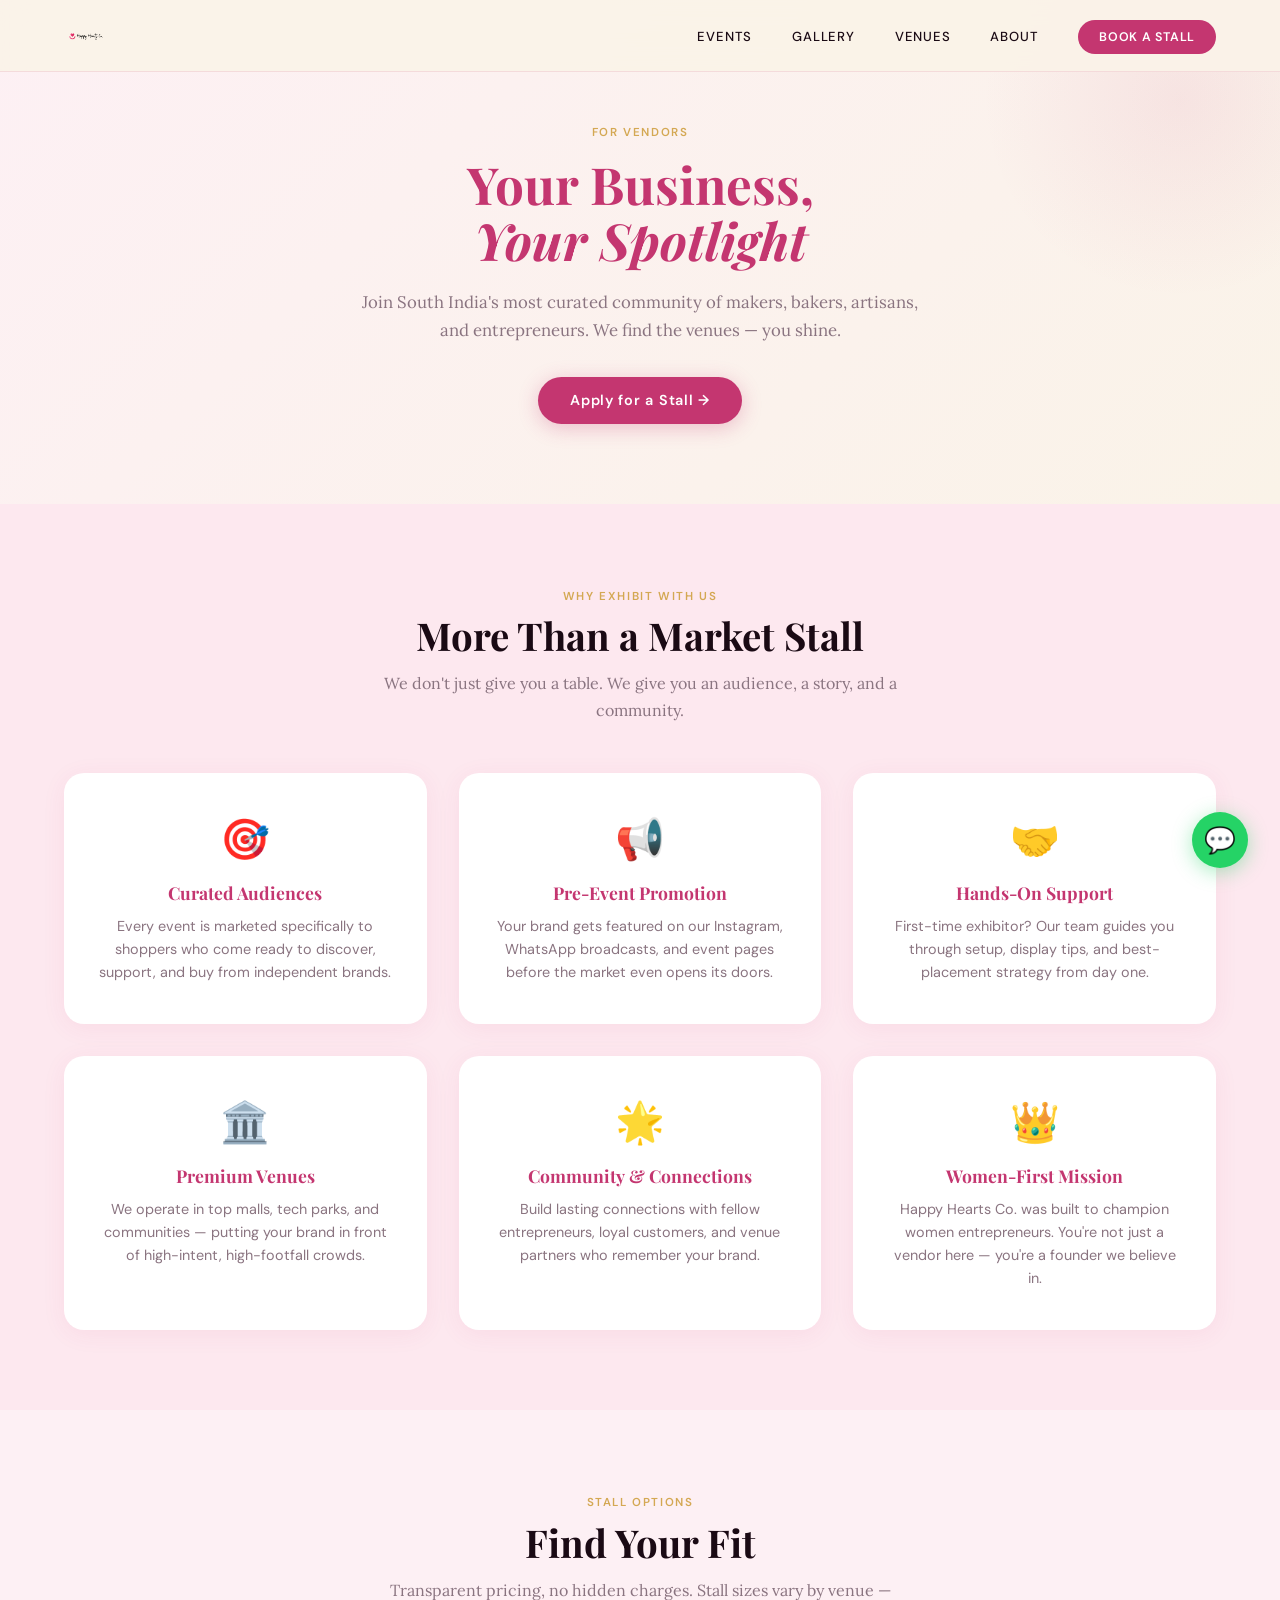
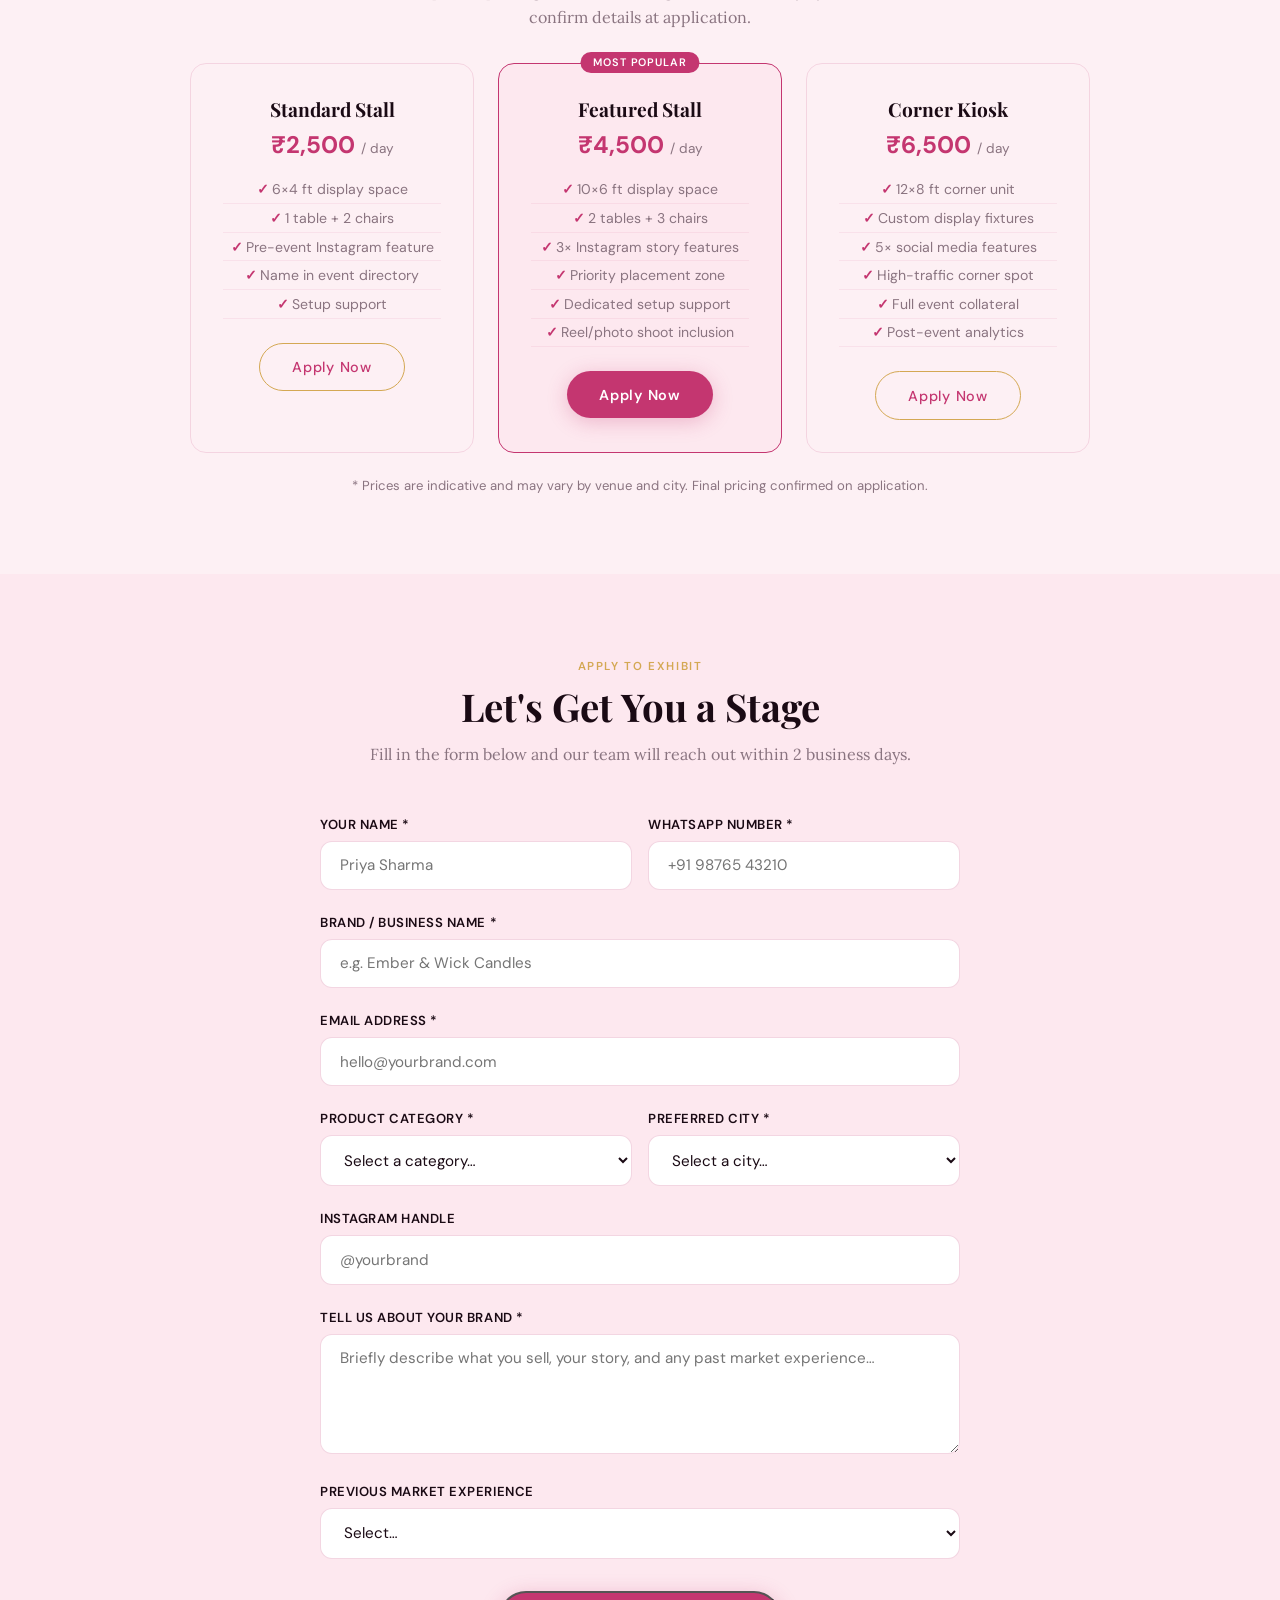
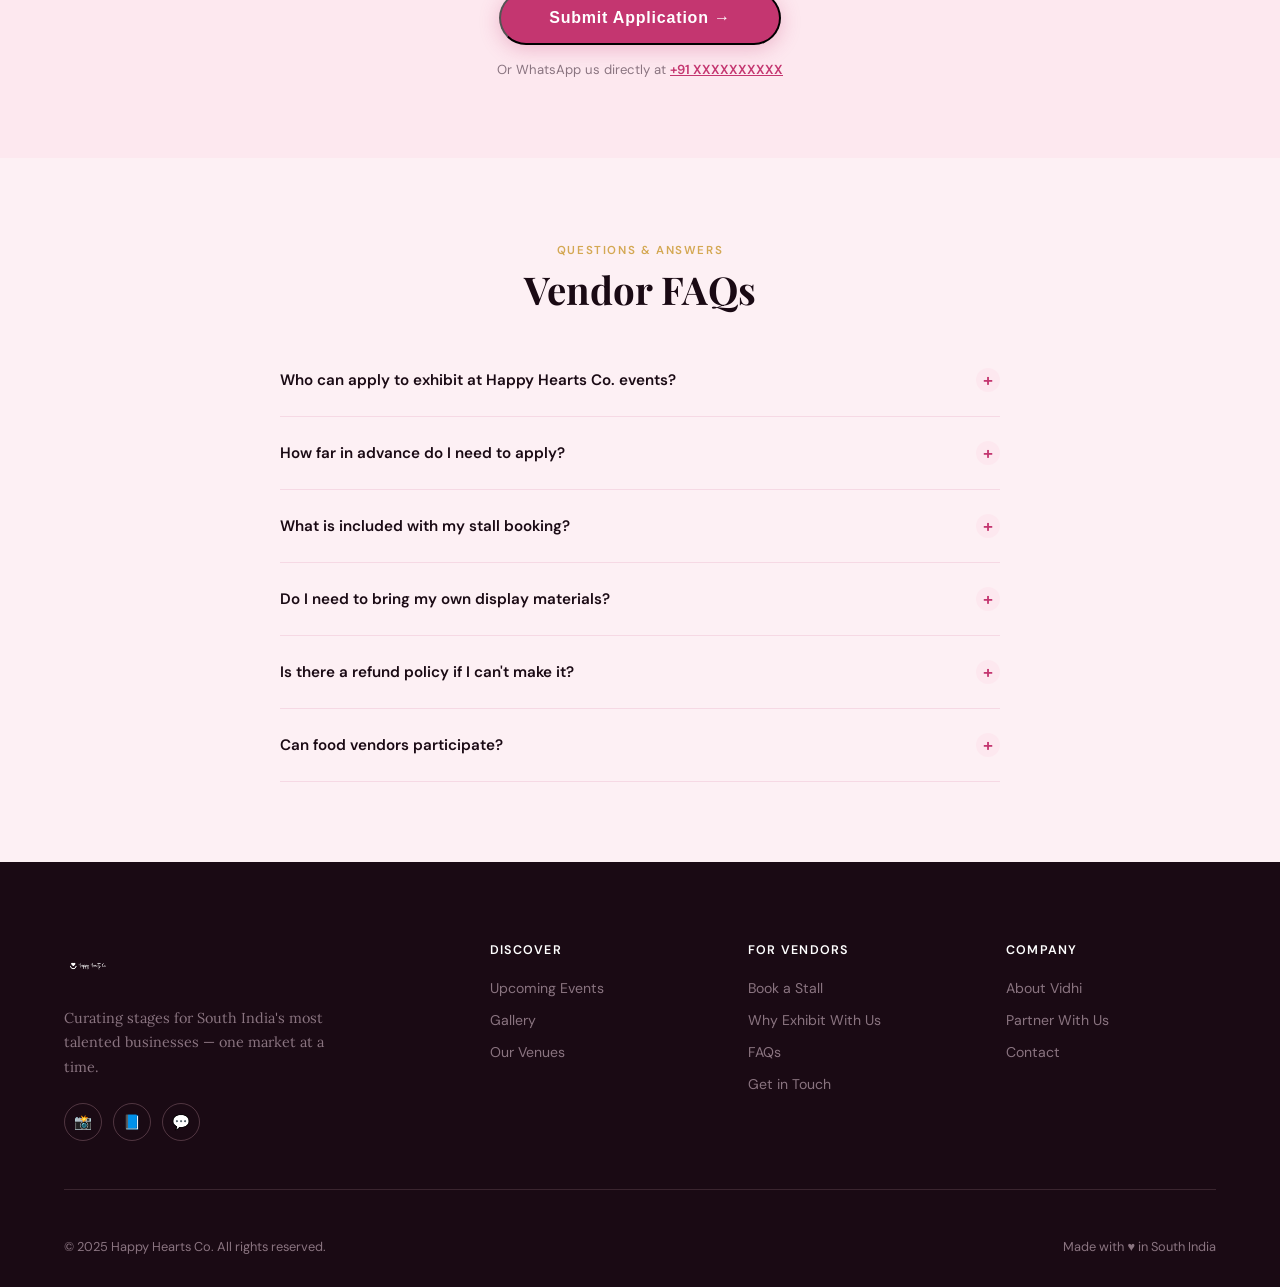
<file: vendors/index.html>
<!DOCTYPE html>
<html lang="en">
<head>
  <meta charset="UTF-8" />
  <meta name="viewport" content="width=device-width, initial-scale=1.0" />
  <title>Book a Stall — Happy Hearts Co.</title>
  <meta name="description" content="Apply to exhibit at Happy Hearts Co. flea markets and pop-ups across South India. Curated stalls for women entrepreneurs, artisans, home bakers and small businesses." />
  <link rel="preconnect" href="https://fonts.googleapis.com">
  <link rel="preconnect" href="https://fonts.gstatic.com" crossorigin>
  <link href="https://fonts.googleapis.com/css2?family=Playfair+Display:ital,wght@0,400;0,600;0,700;1,400;1,600&family=DM+Sans:wght@300;400;500;600&family=Lora:ital,wght@0,400;1,400&family=Great+Vibes&display=swap" rel="stylesheet">
  <link rel="stylesheet" href="/css/styles.css">
  <link rel="icon" type="image/png" href="/images/logo/favicon.png">
</head>
<body>

<nav id="mainNav">
  <a href="/" class="nav-logo">
    <img src="/images/logo/logo-horizontal.png" alt="Happy Hearts Co." class="nav-logo-img">
  </a>
  <ul class="nav-links">
    <li><a href="/events">Events</a></li>
    <li><a href="/gallery">Gallery</a></li>
    <li><a href="/venues">Venues</a></li>
    <li><a href="/about">About</a></li>
    <li><a href="https://docs.google.com/forms/d/e/1FAIpQLSczjhxifFSDkJTK4VwNBeWf5OX_p3N7fbFh50C7BM0ITOMnEQ/viewform?usp=publish-editor" target="_blank" class="nav-cta">Book a Stall</a></li>
  </ul>
  <button class="nav-toggle" id="navToggle" aria-label="Toggle menu">
    <span></span><span></span><span></span>
  </button>
</nav>

<!-- PAGE HERO -->
<div class="page-hero">
  <span class="page-hero-eyebrow">For Vendors</span>
  <h1 class="page-hero-title serif">Your Business,<br><em>Your Spotlight</em></h1>
  <p class="page-hero-sub lora">Join South India's most curated community of makers, bakers, artisans, and entrepreneurs. We find the venues — you shine.</p>
  <a href="#apply" class="btn-primary" style="margin-top:2rem;">Apply for a Stall →</a>
</div>

<!-- WHY SECTION -->
<section id="why" class="content-section" style="text-align:center;">
  <span class="section-eyebrow">Why Exhibit With Us</span>
  <h2 class="section-title serif">More Than a Market Stall</h2>
  <p class="section-sub lora">We don't just give you a table. We give you an audience, a story, and a community.</p>
  <div class="why-grid">
    <div class="why-card reveal">
      <span class="why-icon">🎯</span>
      <h3>Curated Audiences</h3>
      <p>Every event is marketed specifically to shoppers who come ready to discover, support, and buy from independent brands.</p>
    </div>
    <div class="why-card reveal">
      <span class="why-icon">📢</span>
      <h3>Pre-Event Promotion</h3>
      <p>Your brand gets featured on our Instagram, WhatsApp broadcasts, and event pages before the market even opens its doors.</p>
    </div>
    <div class="why-card reveal">
      <span class="why-icon">🤝</span>
      <h3>Hands-On Support</h3>
      <p>First-time exhibitor? Our team guides you through setup, display tips, and best-placement strategy from day one.</p>
    </div>
    <div class="why-card reveal">
      <span class="why-icon">🏛️</span>
      <h3>Premium Venues</h3>
      <p>We operate in top malls, tech parks, and communities — putting your brand in front of high-intent, high-footfall crowds.</p>
    </div>
    <div class="why-card reveal">
      <span class="why-icon">🌟</span>
      <h3>Community &amp; Connections</h3>
      <p>Build lasting connections with fellow entrepreneurs, loyal customers, and venue partners who remember your brand.</p>
    </div>
    <div class="why-card reveal">
      <span class="why-icon">👑</span>
      <h3>Women-First Mission</h3>
      <p>Happy Hearts Co. was built to champion women entrepreneurs. You're not just a vendor here — you're a founder we believe in.</p>
    </div>
  </div>
</section>

<!-- STALL OPTIONS -->
<section class="content-section alt" style="text-align:center;">
  <span class="section-eyebrow">Stall Options</span>
  <h2 class="section-title serif">Find Your Fit</h2>
  <p class="section-sub lora">Transparent pricing, no hidden charges. Stall sizes vary by venue — confirm details at application.</p>
  <div class="stall-grid" style="max-width:900px;margin:2rem auto 0;">
    <div class="stall-card reveal">
      <h3>Standard Stall</h3>
      <div class="stall-price">₹2,500 <span>/ day</span></div>
      <ul class="stall-features">
        <li>6×4 ft display space</li>
        <li>1 table + 2 chairs</li>
        <li>Pre-event Instagram feature</li>
        <li>Name in event directory</li>
        <li>Setup support</li>
      </ul>
      <a href="#apply" class="btn-secondary" style="margin-top:1.5rem;display:inline-flex;">Apply Now</a>
    </div>
    <div class="stall-card popular reveal">
      <span class="popular-badge">Most Popular</span>
      <h3>Featured Stall</h3>
      <div class="stall-price">₹4,500 <span>/ day</span></div>
      <ul class="stall-features">
        <li>10×6 ft display space</li>
        <li>2 tables + 3 chairs</li>
        <li>3× Instagram story features</li>
        <li>Priority placement zone</li>
        <li>Dedicated setup support</li>
        <li>Reel/photo shoot inclusion</li>
      </ul>
      <a href="#apply" class="btn-primary" style="margin-top:1.5rem;display:inline-flex;">Apply Now</a>
    </div>
    <div class="stall-card reveal">
      <h3>Corner Kiosk</h3>
      <div class="stall-price">₹6,500 <span>/ day</span></div>
      <ul class="stall-features">
        <li>12×8 ft corner unit</li>
        <li>Custom display fixtures</li>
        <li>5× social media features</li>
        <li>High-traffic corner spot</li>
        <li>Full event collateral</li>
        <li>Post-event analytics</li>
      </ul>
      <a href="#apply" class="btn-secondary" style="margin-top:1.5rem;display:inline-flex;">Apply Now</a>
    </div>
  </div>
  <p style="margin-top:1.5rem;font-size:0.82rem;color:var(--warm-grey);">* Prices are indicative and may vary by venue and city. Final pricing confirmed on application.</p>
</section>

<!-- APPLICATION FORM -->
<section id="apply" class="content-section" style="text-align:center;">
  <span class="section-eyebrow">Apply to Exhibit</span>
  <h2 class="section-title serif">Let's Get You a Stage</h2>
  <p class="section-sub lora">Fill in the form below and our team will reach out within 2 business days.</p>
  <form id="vendorForm" class="contact-form" style="margin-top:3rem;text-align:left;" netlify>
    <div class="form-row">
      <div class="form-group">
        <label for="vName">Your Name *</label>
        <input type="text" id="vName" name="name" placeholder="Priya Sharma" required>
      </div>
      <div class="form-group">
        <label for="vPhone">WhatsApp Number *</label>
        <input type="tel" id="vPhone" name="phone" placeholder="+91 98765 43210" required>
      </div>
    </div>
    <div class="form-group">
      <label for="vBrand">Brand / Business Name *</label>
      <input type="text" id="vBrand" name="brand" placeholder="e.g. Ember &amp; Wick Candles" required>
    </div>
    <div class="form-group">
      <label for="vEmail">Email Address *</label>
      <input type="email" id="vEmail" name="email" placeholder="hello@yourbrand.com" required>
    </div>
    <div class="form-row">
      <div class="form-group">
        <label for="vCategory">Product Category *</label>
        <select id="vCategory" name="category" required>
          <option value="">Select a category…</option>
          <option>Fashion &amp; Apparel</option>
          <option>Handmade Crafts &amp; Art</option>
          <option>Home Décor &amp; Living</option>
          <option>Food &amp; Beverages</option>
          <option>Baked Goods &amp; Sweets</option>
          <option>Jewellery &amp; Accessories</option>
          <option>Wellness &amp; Skincare</option>
          <option>Books &amp; Stationery</option>
          <option>Kids &amp; Toys</option>
          <option>Plants &amp; Gardening</option>
          <option>Other</option>
        </select>
      </div>
      <div class="form-group">
        <label for="vCity">Preferred City *</label>
        <select id="vCity" name="city" required>
          <option value="">Select a city…</option>
          <option>Bangalore</option>
          <option>Chennai</option>
          <option>Coimbatore</option>
          <option>Mangalore</option>
          <option>Any / Flexible</option>
        </select>
      </div>
    </div>
    <div class="form-group">
      <label for="vInsta">Instagram Handle</label>
      <input type="text" id="vInsta" name="instagram" placeholder="@yourbrand">
    </div>
    <div class="form-group">
      <label for="vDesc">Tell Us About Your Brand *</label>
      <textarea id="vDesc" name="description" rows="4" placeholder="Briefly describe what you sell, your story, and any past market experience…" required></textarea>
    </div>
    <div class="form-group">
      <label for="vExperience">Previous Market Experience</label>
      <select id="vExperience" name="experience">
        <option value="">Select…</option>
        <option>First time exhibitor</option>
        <option>1–3 markets</option>
        <option>4–10 markets</option>
        <option>10+ markets</option>
      </select>
    </div>
    <div style="text-align:center;margin-top:2rem;">
      <button type="submit" class="btn-primary" style="font-size:1rem;padding:1rem 3rem;">Submit Application →</button>
      <p style="margin-top:1rem;font-size:0.82rem;color:var(--warm-grey);">Or WhatsApp us directly at <a href="https://wa.me/91XXXXXXXXXX" style="color:var(--brand);font-weight:600;">+91 XXXXXXXXXX</a></p>
    </div>
  </form>
</section>

<!-- FAQ -->
<section id="faq" class="content-section alt" style="text-align:center;">
  <span class="section-eyebrow">Questions &amp; Answers</span>
  <h2 class="section-title serif">Vendor FAQs</h2>
  <div class="faq-list" style="text-align:left;">
    <div class="faq-item">
      <div class="faq-q">
        Who can apply to exhibit at Happy Hearts Co. events?
        <span class="faq-icon">+</span>
      </div>
      <div class="faq-a">Any small business, home baker, artisan, or women entrepreneur is welcome to apply. We especially encourage first-time sellers and women-led brands. Products must be original, handmade, or home-produced — we don't accept resellers.</div>
    </div>
    <div class="faq-item">
      <div class="faq-q">
        How far in advance do I need to apply?
        <span class="faq-icon">+</span>
      </div>
      <div class="faq-a">We recommend applying at least 2–3 weeks before the event date. Spots fill up quickly, especially for Featured and Corner stalls. Once you apply, our team responds within 2 business days.</div>
    </div>
    <div class="faq-item">
      <div class="faq-q">
        What is included with my stall booking?
        <span class="faq-icon">+</span>
      </div>
      <div class="faq-a">All stall packages include the display space, furniture, pre-event social media promotion, inclusion in the event directory, and on-ground setup support. Featured and Corner stalls receive additional marketing and placement benefits.</div>
    </div>
    <div class="faq-item">
      <div class="faq-q">
        Do I need to bring my own display materials?
        <span class="faq-icon">+</span>
      </div>
      <div class="faq-a">We provide the table and chairs. You are responsible for your own display setup — tablecloths, shelving, signage, and any custom fixtures. Our team is happy to advise on display best practices before the event.</div>
    </div>
    <div class="faq-item">
      <div class="faq-q">
        Is there a refund policy if I can't make it?
        <span class="faq-icon">+</span>
      </div>
      <div class="faq-a">Cancellations made 7+ days before the event receive a 50% refund. Cancellations within 7 days are non-refundable, but we can defer your booking to the next event in the same city at no additional charge (subject to availability).</div>
    </div>
    <div class="faq-item">
      <div class="faq-q">
        Can food vendors participate?
        <span class="faq-icon">+</span>
      </div>
      <div class="faq-a">Yes! Home bakers, home chefs, packaged food brands, and artisan food makers are very welcome. You will need to ensure your products comply with local FSSAI regulations. Ready-to-eat cooked food (hot food stalls) is event-specific — please mention this in your application.</div>
    </div>
  </div>
</section>

<footer>
  <div class="footer-top">
    <div>
      <img src="/images/logo/logo-horizontal-white.png" alt="Happy Hearts Co." class="footer-logo-img">
      <p class="footer-tagline lora">Curating stages for South India's most talented businesses — one market at a time.</p>
      <div class="footer-social">
        <a href="https://www.instagram.com/happyheartsco.official?igsh=eXF6MTNpY3drdnB5" class="social-btn" target="_blank">📸</a>
        <a href="https://www.facebook.com/share/1ED3gzqCCu/?mibextid=wwXIfr" class="social-btn" target="_blank" title="Facebook">📘</a>
        <a href="https://wa.me/91XXXXXXXXXX" class="social-btn" target="_blank">💬</a>
      </div>
    </div>
    <div class="footer-col"><h4>Discover</h4><ul class="footer-links"><li><a href="/events">Upcoming Events</a></li><li><a href="/gallery">Gallery</a></li><li><a href="/venues">Our Venues</a></li></ul></div>
    <div class="footer-col"><h4>For Vendors</h4><ul class="footer-links"><li><a href="https://docs.google.com/forms/d/e/1FAIpQLSczjhxifFSDkJTK4VwNBeWf5OX_p3N7fbFh50C7BM0ITOMnEQ/viewform?usp=publish-editor" target="_blank">Book a Stall</a></li><li><a href="/vendors#why">Why Exhibit With Us</a></li><li><a href="/vendors#faq">FAQs</a></li><li><a href="/contact">Get in Touch</a></li></ul></div>
    <div class="footer-col"><h4>Company</h4><ul class="footer-links"><li><a href="/about">About Vidhi</a></li><li><a href="/about#partner">Partner With Us</a></li><li><a href="/contact">Contact</a></li></ul></div>
  </div>
  <div class="footer-bottom">
    <div class="footer-legal">© 2025 Happy Hearts Co. All rights reserved.</div>
    <div class="footer-made">Made with ♥ in South India</div>
  </div>
</footer>
<a href="https://wa.me/91XXXXXXXXXX?text=Hi%20Happy%20Hearts%20Co.!" class="whatsapp-float" target="_blank" title="Chat on WhatsApp">💬</a>
<script src="/js/main.js"></script>
</body>
</html>
</file>
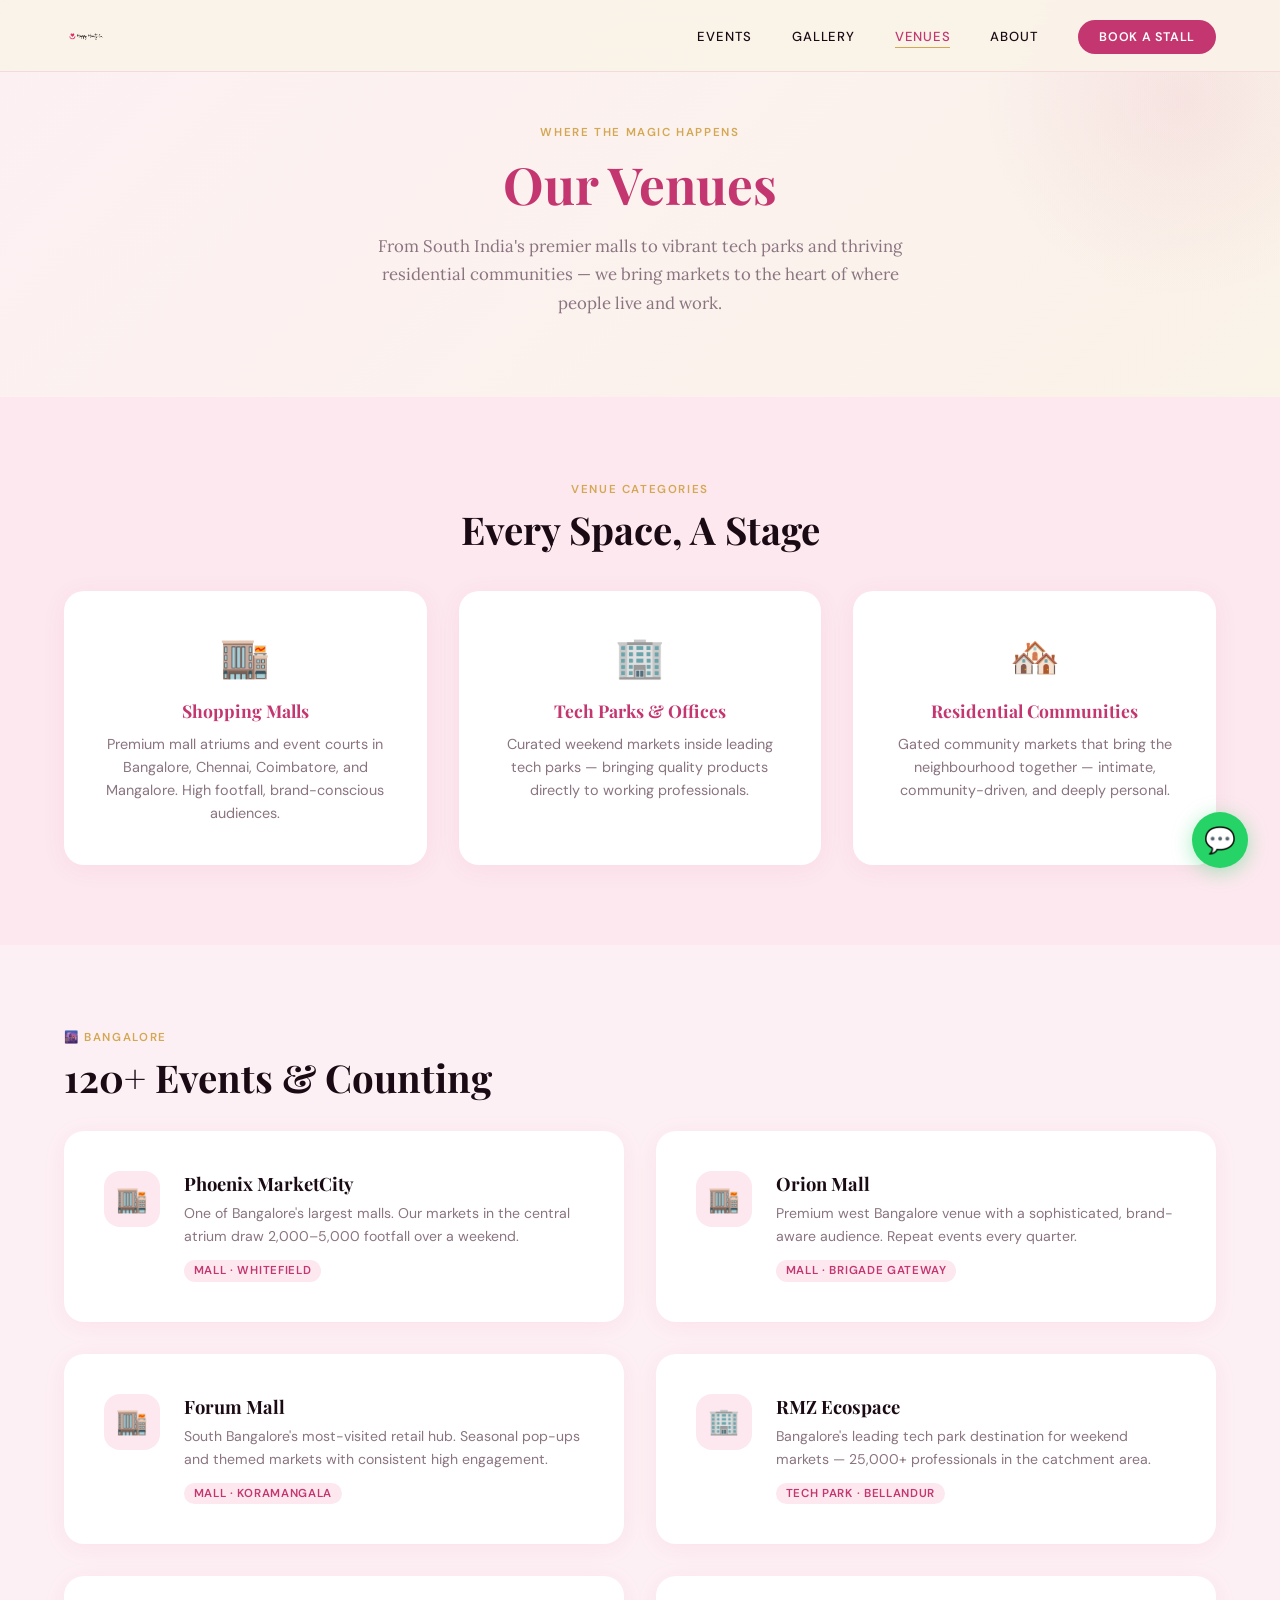
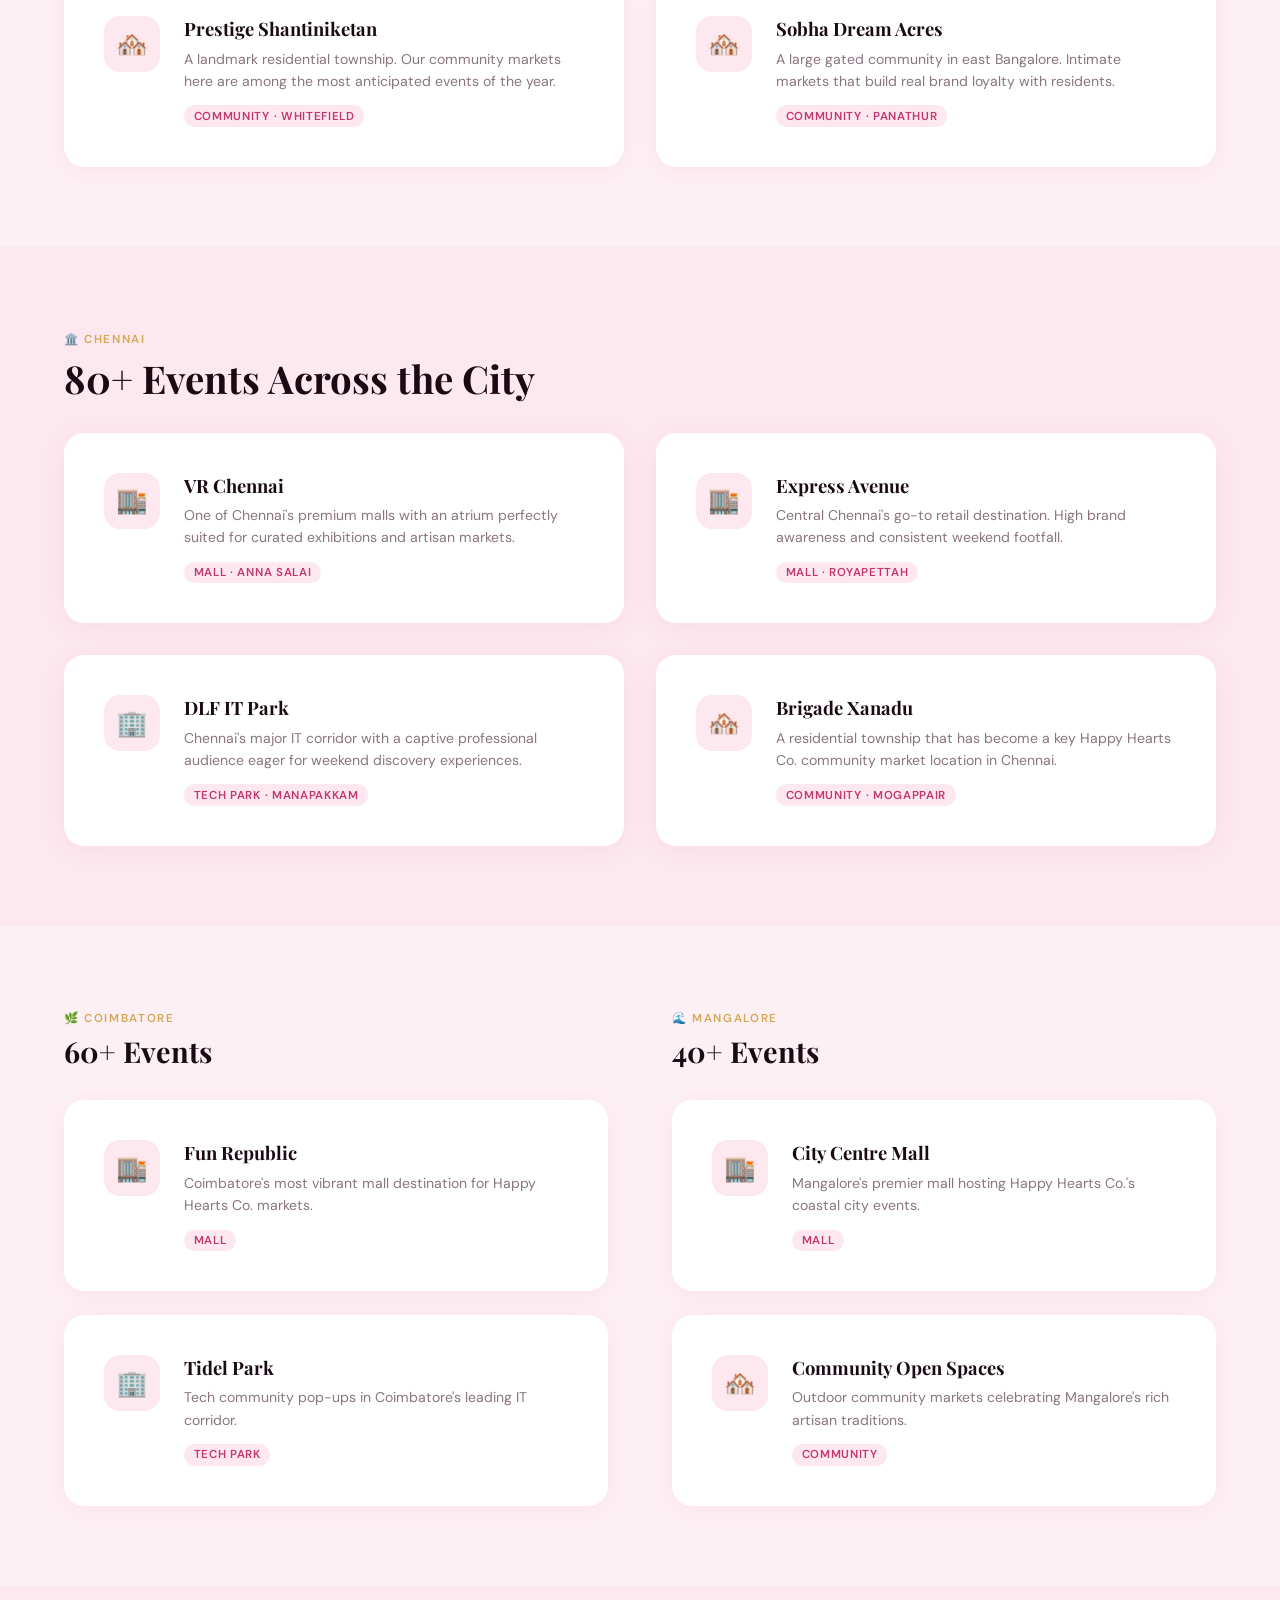
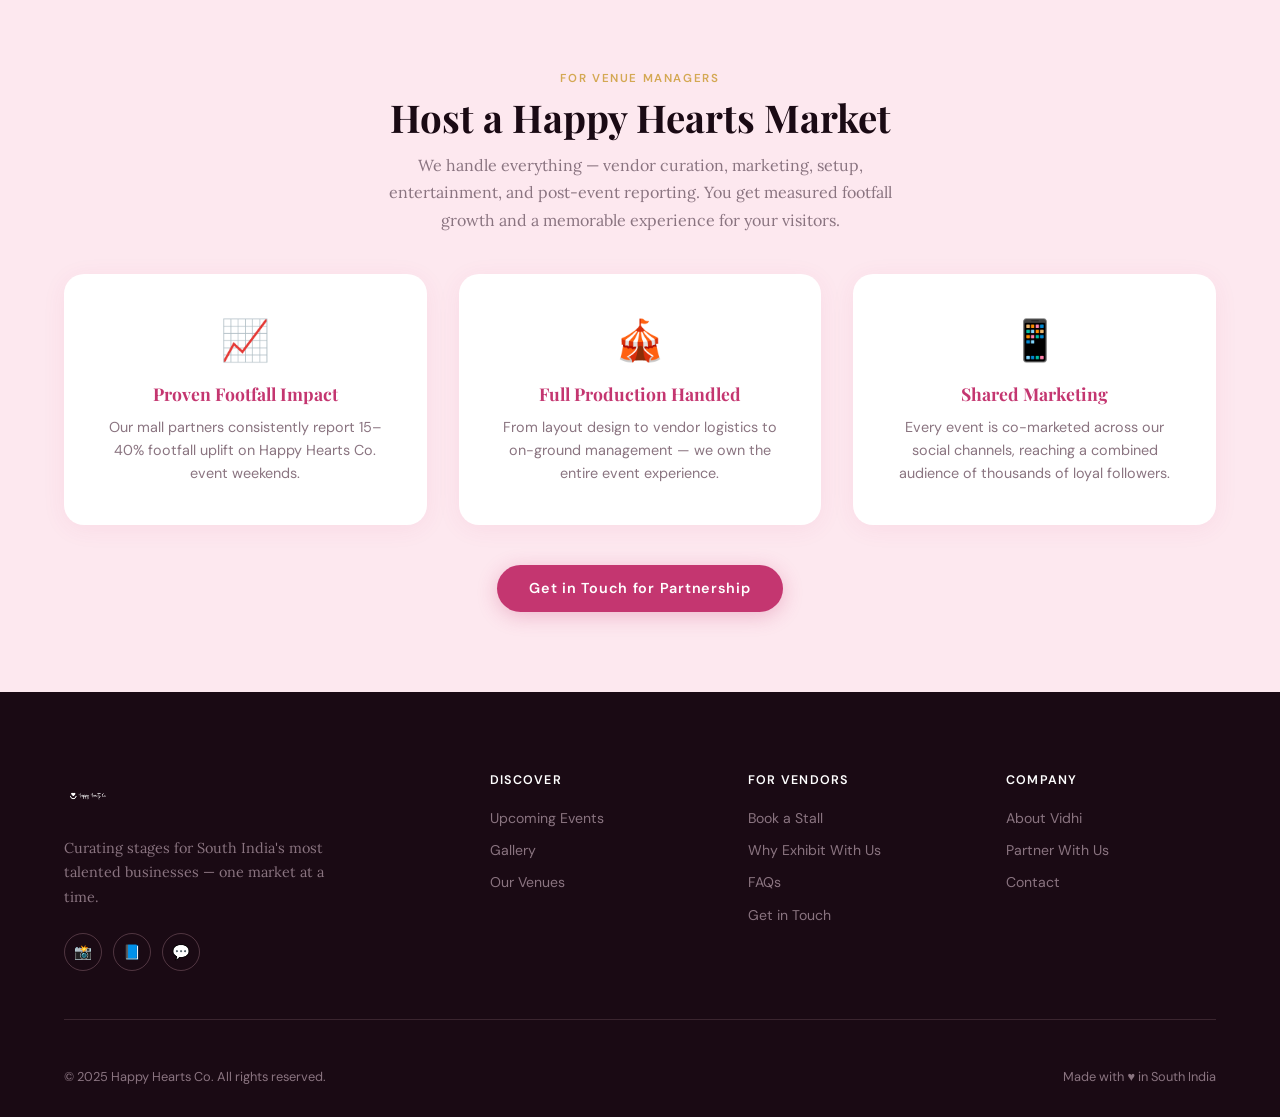
<file: venues/index.html>
<!DOCTYPE html>
<html lang="en">
<head>
  <meta charset="UTF-8" />
  <meta name="viewport" content="width=device-width, initial-scale=1.0" />
  <title>Our Venues — Happy Hearts Co.</title>
  <meta name="description" content="Happy Hearts Co. operates across leading malls, tech parks and residential communities in Bangalore, Chennai, Coimbatore and Mangalore." />
  <link rel="preconnect" href="https://fonts.googleapis.com">
  <link rel="preconnect" href="https://fonts.gstatic.com" crossorigin>
  <link href="https://fonts.googleapis.com/css2?family=Playfair+Display:ital,wght@0,400;0,600;0,700;1,400;1,600&family=DM+Sans:wght@300;400;500;600&family=Lora:ital,wght@0,400;1,400&family=Great+Vibes&display=swap" rel="stylesheet">
  <link rel="stylesheet" href="/css/styles.css">
  <link rel="icon" type="image/png" href="/images/logo/favicon.png">
</head>
<body>

<nav id="mainNav">
  <a href="/" class="nav-logo">
    <img src="/images/logo/logo-horizontal.png" alt="Happy Hearts Co." class="nav-logo-img">
  </a>
  <ul class="nav-links">
    <li><a href="/events">Events</a></li>
    <li><a href="/gallery">Gallery</a></li>
    <li><a href="/venues">Venues</a></li>
    <li><a href="/about">About</a></li>
    <li><a href="https://docs.google.com/forms/d/e/1FAIpQLSczjhxifFSDkJTK4VwNBeWf5OX_p3N7fbFh50C7BM0ITOMnEQ/viewform?usp=publish-editor" target="_blank" class="nav-cta">Book a Stall</a></li>
  </ul>
  <button class="nav-toggle" id="navToggle" aria-label="Toggle menu">
    <span></span><span></span><span></span>
  </button>
</nav>

<div class="page-hero">
  <span class="page-hero-eyebrow">Where the Magic Happens</span>
  <h1 class="page-hero-title serif">Our Venues</h1>
  <p class="page-hero-sub lora">From South India's premier malls to vibrant tech parks and thriving residential communities — we bring markets to the heart of where people live and work.</p>
</div>

<!-- VENUE TYPE OVERVIEW -->
<section class="content-section" style="text-align:center;">
  <span class="section-eyebrow">Venue Categories</span>
  <h2 class="section-title serif">Every Space, A Stage</h2>
  <div class="why-grid" style="margin-top:2.5rem;">
    <div class="why-card reveal">
      <span class="why-icon">🏬</span>
      <h3>Shopping Malls</h3>
      <p>Premium mall atriums and event courts in Bangalore, Chennai, Coimbatore, and Mangalore. High footfall, brand-conscious audiences.</p>
    </div>
    <div class="why-card reveal">
      <span class="why-icon">🏢</span>
      <h3>Tech Parks &amp; Offices</h3>
      <p>Curated weekend markets inside leading tech parks — bringing quality products directly to working professionals.</p>
    </div>
    <div class="why-card reveal">
      <span class="why-icon">🏘️</span>
      <h3>Residential Communities</h3>
      <p>Gated community markets that bring the neighbourhood together — intimate, community-driven, and deeply personal.</p>
    </div>
  </div>
</section>

<!-- BANGALORE VENUES -->
<section class="content-section alt">
  <div class="cities-header" style="margin-bottom:2rem;">
    <span class="section-eyebrow">🌆 Bangalore</span>
    <h2 class="section-title serif" style="text-align:left;">120+ Events &amp; Counting</h2>
  </div>
  <div class="venues-grid">
    <div class="venue-card reveal">
      <div class="venue-icon">🏬</div>
      <div>
        <h3>Phoenix MarketCity</h3>
        <p>One of Bangalore's largest malls. Our markets in the central atrium draw 2,000–5,000 footfall over a weekend.</p>
        <span class="venue-tag">Mall · Whitefield</span>
      </div>
    </div>
    <div class="venue-card reveal">
      <div class="venue-icon">🏬</div>
      <div>
        <h3>Orion Mall</h3>
        <p>Premium west Bangalore venue with a sophisticated, brand-aware audience. Repeat events every quarter.</p>
        <span class="venue-tag">Mall · Brigade Gateway</span>
      </div>
    </div>
    <div class="venue-card reveal">
      <div class="venue-icon">🏬</div>
      <div>
        <h3>Forum Mall</h3>
        <p>South Bangalore's most-visited retail hub. Seasonal pop-ups and themed markets with consistent high engagement.</p>
        <span class="venue-tag">Mall · Koramangala</span>
      </div>
    </div>
    <div class="venue-card reveal">
      <div class="venue-icon">🏢</div>
      <div>
        <h3>RMZ Ecospace</h3>
        <p>Bangalore's leading tech park destination for weekend markets — 25,000+ professionals in the catchment area.</p>
        <span class="venue-tag">Tech Park · Bellandur</span>
      </div>
    </div>
    <div class="venue-card reveal">
      <div class="venue-icon">🏘️</div>
      <div>
        <h3>Prestige Shantiniketan</h3>
        <p>A landmark residential township. Our community markets here are among the most anticipated events of the year.</p>
        <span class="venue-tag">Community · Whitefield</span>
      </div>
    </div>
    <div class="venue-card reveal">
      <div class="venue-icon">🏘️</div>
      <div>
        <h3>Sobha Dream Acres</h3>
        <p>A large gated community in east Bangalore. Intimate markets that build real brand loyalty with residents.</p>
        <span class="venue-tag">Community · Panathur</span>
      </div>
    </div>
  </div>
</section>

<!-- CHENNAI VENUES -->
<section class="content-section">
  <div class="cities-header" style="margin-bottom:2rem;">
    <span class="section-eyebrow">🏛️ Chennai</span>
    <h2 class="section-title serif" style="text-align:left;">80+ Events Across the City</h2>
  </div>
  <div class="venues-grid">
    <div class="venue-card reveal">
      <div class="venue-icon">🏬</div>
      <div>
        <h3>VR Chennai</h3>
        <p>One of Chennai's premium malls with an atrium perfectly suited for curated exhibitions and artisan markets.</p>
        <span class="venue-tag">Mall · Anna Salai</span>
      </div>
    </div>
    <div class="venue-card reveal">
      <div class="venue-icon">🏬</div>
      <div>
        <h3>Express Avenue</h3>
        <p>Central Chennai's go-to retail destination. High brand awareness and consistent weekend footfall.</p>
        <span class="venue-tag">Mall · Royapettah</span>
      </div>
    </div>
    <div class="venue-card reveal">
      <div class="venue-icon">🏢</div>
      <div>
        <h3>DLF IT Park</h3>
        <p>Chennai's major IT corridor with a captive professional audience eager for weekend discovery experiences.</p>
        <span class="venue-tag">Tech Park · Manapakkam</span>
      </div>
    </div>
    <div class="venue-card reveal">
      <div class="venue-icon">🏘️</div>
      <div>
        <h3>Brigade Xanadu</h3>
        <p>A residential township that has become a key Happy Hearts Co. community market location in Chennai.</p>
        <span class="venue-tag">Community · Mogappair</span>
      </div>
    </div>
  </div>
</section>

<!-- COIMBATORE & MANGALORE -->
<section class="content-section alt">
  <div style="display:grid;grid-template-columns:1fr 1fr;gap:4rem;">
    <div>
      <span class="section-eyebrow">🌿 Coimbatore</span>
      <h2 class="section-title serif" style="text-align:left;font-size:1.8rem;margin-bottom:2rem;">60+ Events</h2>
      <div style="display:flex;flex-direction:column;gap:1.5rem;">
        <div class="venue-card reveal">
          <div class="venue-icon">🏬</div>
          <div>
            <h3>Fun Republic</h3>
            <p>Coimbatore's most vibrant mall destination for Happy Hearts Co. markets.</p>
            <span class="venue-tag">Mall</span>
          </div>
        </div>
        <div class="venue-card reveal">
          <div class="venue-icon">🏢</div>
          <div>
            <h3>Tidel Park</h3>
            <p>Tech community pop-ups in Coimbatore's leading IT corridor.</p>
            <span class="venue-tag">Tech Park</span>
          </div>
        </div>
      </div>
    </div>
    <div>
      <span class="section-eyebrow">🌊 Mangalore</span>
      <h2 class="section-title serif" style="text-align:left;font-size:1.8rem;margin-bottom:2rem;">40+ Events</h2>
      <div style="display:flex;flex-direction:column;gap:1.5rem;">
        <div class="venue-card reveal">
          <div class="venue-icon">🏬</div>
          <div>
            <h3>City Centre Mall</h3>
            <p>Mangalore's premier mall hosting Happy Hearts Co.'s coastal city events.</p>
            <span class="venue-tag">Mall</span>
          </div>
        </div>
        <div class="venue-card reveal">
          <div class="venue-icon">🏘️</div>
          <div>
            <h3>Community Open Spaces</h3>
            <p>Outdoor community markets celebrating Mangalore's rich artisan traditions.</p>
            <span class="venue-tag">Community</span>
          </div>
        </div>
      </div>
    </div>
  </div>
</section>

<!-- PARTNER WITH US -->
<section id="partner" class="content-section" style="text-align:center;">
  <span class="section-eyebrow">For Venue Managers</span>
  <h2 class="section-title serif">Host a Happy Hearts Market</h2>
  <p class="section-sub lora">We handle everything — vendor curation, marketing, setup, entertainment, and post-event reporting. You get measured footfall growth and a memorable experience for your visitors.</p>
  <div class="why-grid" style="margin-top:2.5rem;">
    <div class="why-card reveal">
      <span class="why-icon">📈</span>
      <h3>Proven Footfall Impact</h3>
      <p>Our mall partners consistently report 15–40% footfall uplift on Happy Hearts Co. event weekends.</p>
    </div>
    <div class="why-card reveal">
      <span class="why-icon">🎪</span>
      <h3>Full Production Handled</h3>
      <p>From layout design to vendor logistics to on-ground management — we own the entire event experience.</p>
    </div>
    <div class="why-card reveal">
      <span class="why-icon">📱</span>
      <h3>Shared Marketing</h3>
      <p>Every event is co-marketed across our social channels, reaching a combined audience of thousands of loyal followers.</p>
    </div>
  </div>
  <a href="/contact" class="btn-primary" style="margin-top:2.5rem;">Get in Touch for Partnership</a>
</section>

<footer>
  <div class="footer-top">
    <div>
      <img src="/images/logo/logo-horizontal-white.png" alt="Happy Hearts Co." class="footer-logo-img">
      <p class="footer-tagline lora">Curating stages for South India's most talented businesses — one market at a time.</p>
      <div class="footer-social">
        <a href="https://www.instagram.com/happyheartsco.official?igsh=eXF6MTNpY3drdnB5" class="social-btn" target="_blank">📸</a>
        <a href="https://www.facebook.com/share/1ED3gzqCCu/?mibextid=wwXIfr" class="social-btn" target="_blank" title="Facebook">📘</a>
        <a href="https://wa.me/91XXXXXXXXXX" class="social-btn" target="_blank">💬</a>
      </div>
    </div>
    <div class="footer-col"><h4>Discover</h4><ul class="footer-links"><li><a href="/events">Upcoming Events</a></li><li><a href="/gallery">Gallery</a></li><li><a href="/venues">Our Venues</a></li></ul></div>
    <div class="footer-col"><h4>For Vendors</h4><ul class="footer-links"><li><a href="https://docs.google.com/forms/d/e/1FAIpQLSczjhxifFSDkJTK4VwNBeWf5OX_p3N7fbFh50C7BM0ITOMnEQ/viewform?usp=publish-editor" target="_blank">Book a Stall</a></li><li><a href="/vendors#why">Why Exhibit With Us</a></li><li><a href="/vendors#faq">FAQs</a></li><li><a href="/contact">Get in Touch</a></li></ul></div>
    <div class="footer-col"><h4>Company</h4><ul class="footer-links"><li><a href="/about">About Vidhi</a></li><li><a href="/about#partner">Partner With Us</a></li><li><a href="/contact">Contact</a></li></ul></div>
  </div>
  <div class="footer-bottom">
    <div class="footer-legal">© 2025 Happy Hearts Co. All rights reserved.</div>
    <div class="footer-made">Made with ♥ in South India</div>
  </div>
</footer>
<a href="https://wa.me/91XXXXXXXXXX?text=Hi%20Happy%20Hearts%20Co.!" class="whatsapp-float" target="_blank" title="Chat on WhatsApp">💬</a>
<script src="/js/main.js"></script>
</body>
</html>
</file>
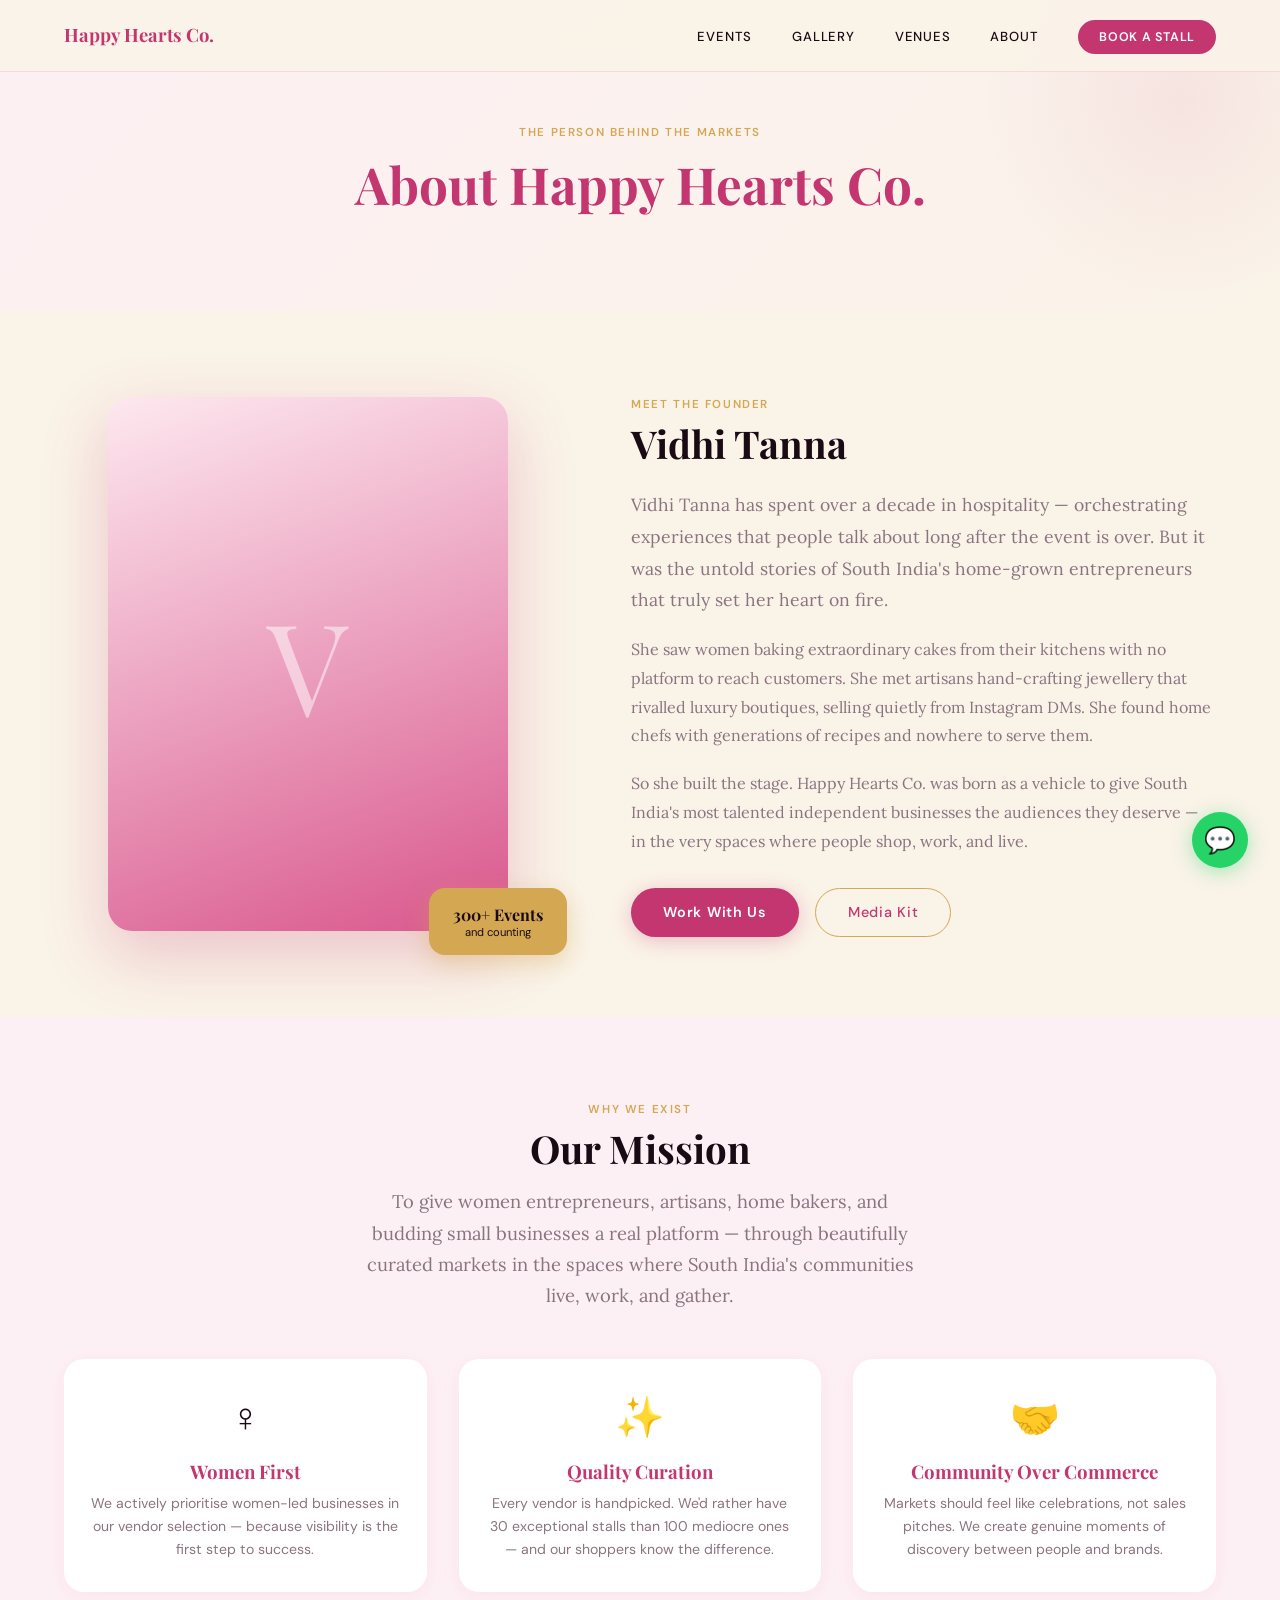
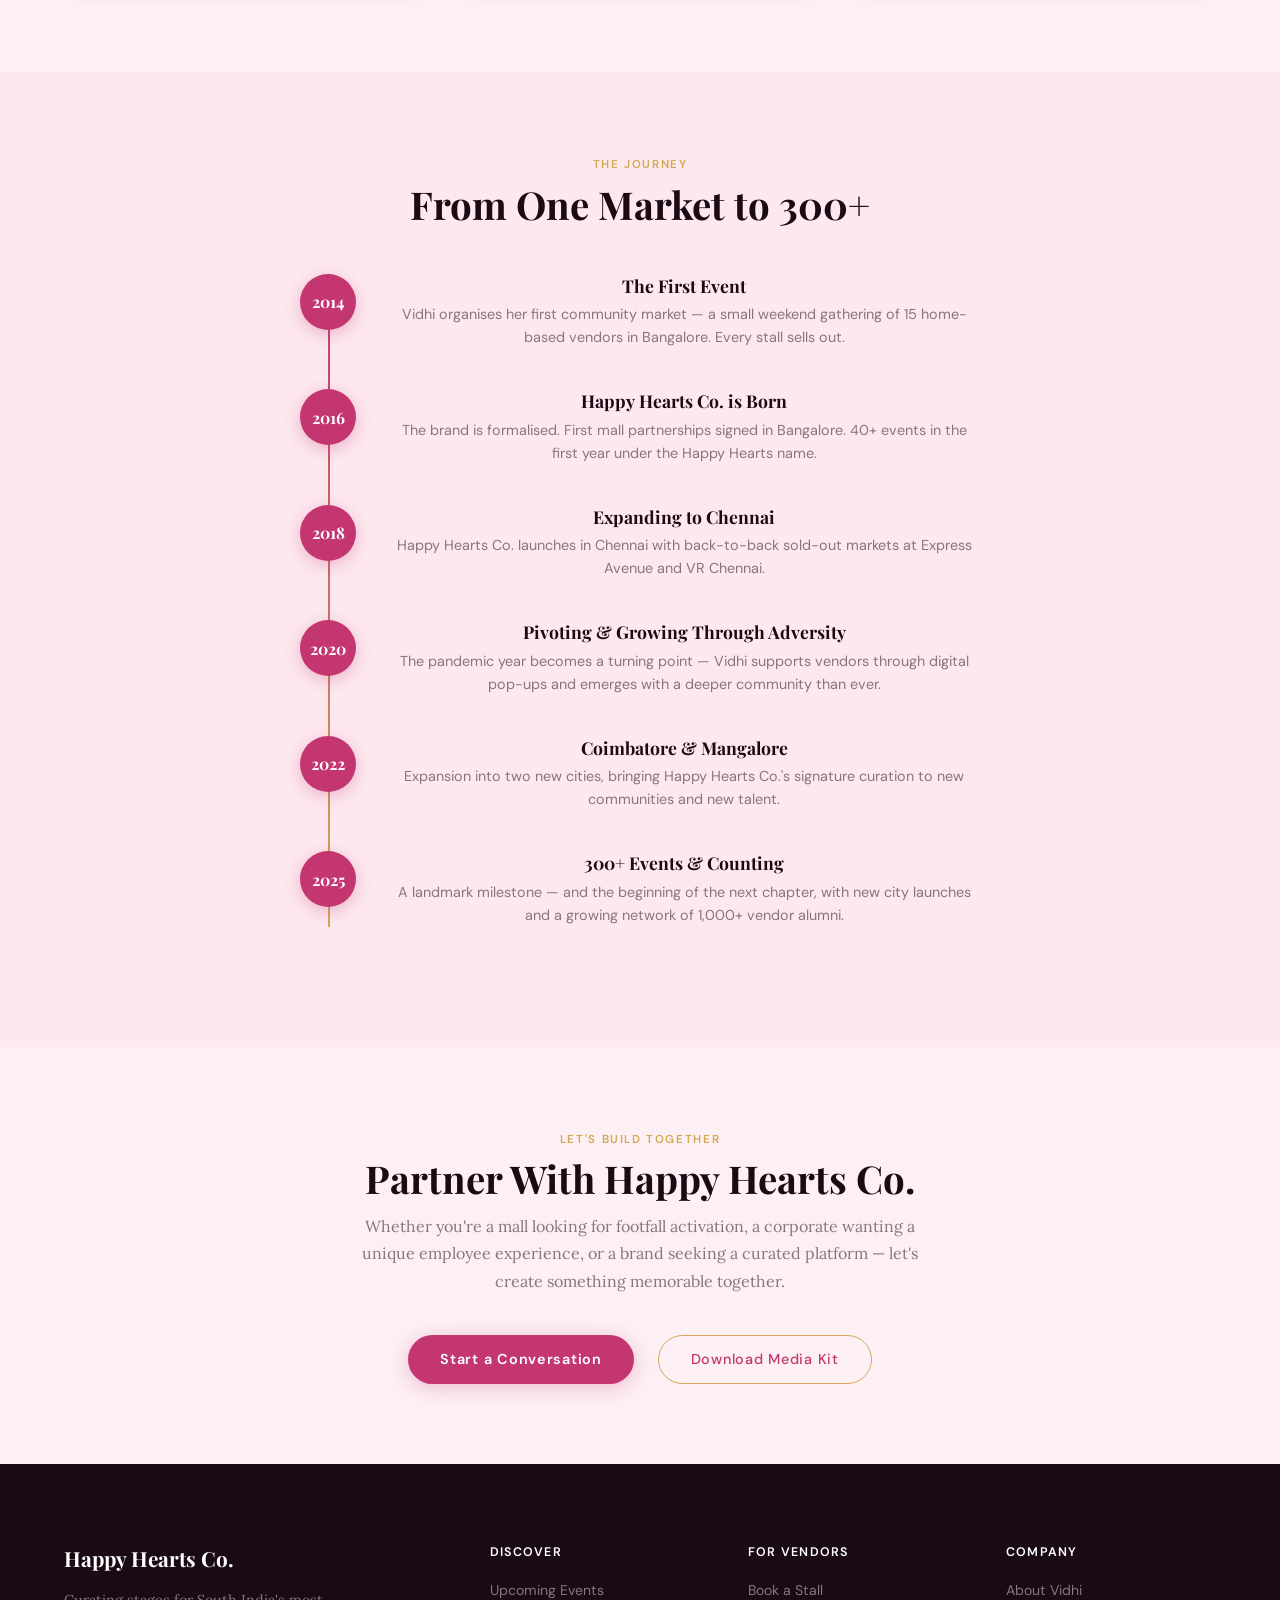
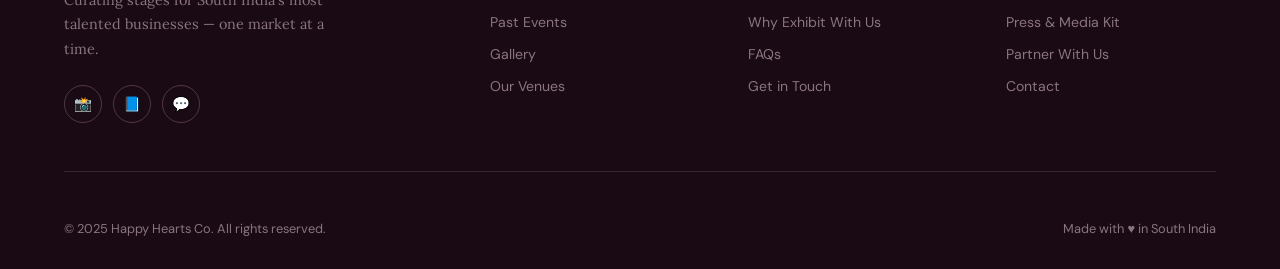
<file: happyhearts/about/index.html>
<!DOCTYPE html>
<html lang="en">
<head>
  <meta charset="UTF-8" />
  <meta name="viewport" content="width=device-width, initial-scale=1.0" />
  <title>About Vidhi — Happy Hearts Co.</title>
  <meta name="description" content="Meet Vidhi Tanna — founder of Happy Hearts Co. and the passionate curator behind 300+ events across South India." />
  <link rel="preconnect" href="https://fonts.googleapis.com">
  <link rel="preconnect" href="https://fonts.gstatic.com" crossorigin>
  <link href="https://fonts.googleapis.com/css2?family=Playfair+Display:ital,wght@0,400;0,600;0,700;1,400;1,600&family=DM+Sans:wght@300;400;500;600&family=Lora:ital,wght@0,400;1,400&family=Great+Vibes&display=swap" rel="stylesheet">
  <link rel="stylesheet" href="/css/styles.css">
  <style>
    .about-hero-grid {
      display: grid;
      grid-template-columns: 1fr 1.2fr;
      gap: 5rem;
      align-items: center;
      padding: 5rem 5vw;
    }
    .about-photo-wrap {
      position: relative;
      text-align: center;
    }
    .about-photo-placeholder {
      width: 100%;
      max-width: 400px;
      aspect-ratio: 3/4;
      border-radius: 24px;
      background: linear-gradient(160deg, var(--blush-soft) 0%, var(--brand-light) 100%);
      display: flex;
      align-items: center;
      justify-content: center;
      margin: 0 auto;
      font-family: 'Playfair Display', serif;
      font-size: 8rem;
      color: rgba(255,255,255,0.5);
      box-shadow: 0 24px 64px rgba(196,54,112,0.25);
    }
    .about-photo-badge {
      position: absolute;
      bottom: -1.5rem; right: -1rem;
      background: var(--gold);
      color: var(--espresso);
      padding: 1rem 1.5rem;
      border-radius: 16px;
      font-family: 'Playfair Display', serif;
      font-size: 1rem;
      font-weight: 700;
      box-shadow: 0 8px 24px rgba(212,168,83,0.4);
    }
    .about-photo-badge small { display: block; font-family: 'DM Sans', sans-serif; font-size: 0.7rem; font-weight: 400; }
    .mission-values {
      display: grid;
      grid-template-columns: repeat(3, 1fr);
      gap: 2rem;
      margin-top: 3rem;
    }
    .value-card {
      text-align: center;
      padding: 2rem 1.5rem;
      background: var(--white);
      border-radius: 20px;
      box-shadow: 0 4px 20px rgba(196,54,112,0.06);
    }
    .value-icon { font-size: 2.5rem; margin-bottom: 1rem; display: block; }
    .value-card h3 { font-family: 'Playfair Display', serif; color: var(--brand); margin-bottom: 0.5rem; }
    .value-card p { font-size: 0.88rem; line-height: 1.6; color: var(--warm-grey); }
    @media (max-width: 768px) {
      .about-hero-grid { grid-template-columns: 1fr; gap: 2rem; }
      .mission-values { grid-template-columns: 1fr; }
    }
  </style>
</head>
<body>

<nav id="mainNav">
  <a href="/" class="nav-logo">
    <span class="nav-logo-text serif">Happy Hearts Co.</span>
  </a>
  <ul class="nav-links">
    <li><a href="/events">Events</a></li>
    <li><a href="/gallery">Gallery</a></li>
    <li><a href="/venues">Venues</a></li>
    <li><a href="/about">About</a></li>
    <li><a href="/vendors" class="nav-cta">Book a Stall</a></li>
  </ul>
  <button class="nav-toggle" id="navToggle" aria-label="Toggle menu">
    <span></span><span></span><span></span>
  </button>
</nav>

<div class="page-hero">
  <span class="page-hero-eyebrow">The Person Behind the Markets</span>
  <h1 class="page-hero-title serif">About Happy Hearts Co.</h1>
</div>

<!-- FOUNDER SECTION -->
<section style="background:var(--cream);">
  <div class="about-hero-grid">
    <div class="about-photo-wrap reveal">
      <div class="about-photo-placeholder">V</div>
      <!-- Replace above div with: <img src="/images/vidhi.jpg" alt="Vidhi Tanna" style="width:100%;max-width:400px;border-radius:24px;box-shadow:0 24px 64px rgba(196,54,112,0.25);"> -->
      <div class="about-photo-badge">
        300+ Events
        <small>and counting</small>
      </div>
    </div>
    <div class="reveal">
      <span class="section-eyebrow">Meet the Founder</span>
      <h2 class="section-title serif" style="text-align:left;margin-bottom:1.5rem;">Vidhi Tanna</h2>
      <p class="lora" style="font-size:1.1rem;line-height:1.8;color:var(--warm-grey);margin-bottom:1.2rem;">
        Vidhi Tanna has spent over a decade in hospitality — orchestrating experiences that people talk about long after the event is over. But it was the untold stories of South India's home-grown entrepreneurs that truly set her heart on fire.
      </p>
      <p class="lora" style="font-size:1rem;line-height:1.8;color:var(--warm-grey);margin-bottom:1.2rem;">
        She saw women baking extraordinary cakes from their kitchens with no platform to reach customers. She met artisans hand-crafting jewellery that rivalled luxury boutiques, selling quietly from Instagram DMs. She found home chefs with generations of recipes and nowhere to serve them.
      </p>
      <p class="lora" style="font-size:1rem;line-height:1.8;color:var(--warm-grey);margin-bottom:2rem;">
        So she built the stage. Happy Hearts Co. was born as a vehicle to give South India's most talented independent businesses the audiences they deserve — in the very spaces where people shop, work, and live.
      </p>
      <div style="display:flex;gap:1rem;flex-wrap:wrap;">
        <a href="/contact" class="btn-primary">Work With Us</a>
        <a href="/press" class="btn-secondary">Media Kit</a>
      </div>
    </div>
  </div>
</section>

<!-- MISSION -->
<section class="content-section alt" style="text-align:center;">
  <span class="section-eyebrow">Why We Exist</span>
  <h2 class="section-title serif">Our Mission</h2>
  <p class="section-sub lora" style="font-size:1.15rem;margin:1rem auto 0;">
    To give women entrepreneurs, artisans, home bakers, and budding small businesses a real platform — through beautifully curated markets in the spaces where South India's communities live, work, and gather.
  </p>
  <div class="mission-values">
    <div class="value-card reveal">
      <span class="value-icon">♀️</span>
      <h3>Women First</h3>
      <p>We actively prioritise women-led businesses in our vendor selection — because visibility is the first step to success.</p>
    </div>
    <div class="value-card reveal">
      <span class="value-icon">✨</span>
      <h3>Quality Curation</h3>
      <p>Every vendor is handpicked. We'd rather have 30 exceptional stalls than 100 mediocre ones — and our shoppers know the difference.</p>
    </div>
    <div class="value-card reveal">
      <span class="value-icon">🤝</span>
      <h3>Community Over Commerce</h3>
      <p>Markets should feel like celebrations, not sales pitches. We create genuine moments of discovery between people and brands.</p>
    </div>
  </div>
</section>

<!-- JOURNEY TIMELINE -->
<section class="content-section" style="text-align:center;">
  <span class="section-eyebrow">The Journey</span>
  <h2 class="section-title serif">From One Market to 300+</h2>
  <div class="timeline">
    <div class="timeline-item reveal">
      <div class="timeline-dot serif">2014</div>
      <div class="timeline-content">
        <h3>The First Event</h3>
        <p>Vidhi organises her first community market — a small weekend gathering of 15 home-based vendors in Bangalore. Every stall sells out.</p>
      </div>
    </div>
    <div class="timeline-item reveal">
      <div class="timeline-dot serif">2016</div>
      <div class="timeline-content">
        <h3>Happy Hearts Co. is Born</h3>
        <p>The brand is formalised. First mall partnerships signed in Bangalore. 40+ events in the first year under the Happy Hearts name.</p>
      </div>
    </div>
    <div class="timeline-item reveal">
      <div class="timeline-dot serif">2018</div>
      <div class="timeline-content">
        <h3>Expanding to Chennai</h3>
        <p>Happy Hearts Co. launches in Chennai with back-to-back sold-out markets at Express Avenue and VR Chennai.</p>
      </div>
    </div>
    <div class="timeline-item reveal">
      <div class="timeline-dot serif">2020</div>
      <div class="timeline-content">
        <h3>Pivoting &amp; Growing Through Adversity</h3>
        <p>The pandemic year becomes a turning point — Vidhi supports vendors through digital pop-ups and emerges with a deeper community than ever.</p>
      </div>
    </div>
    <div class="timeline-item reveal">
      <div class="timeline-dot serif">2022</div>
      <div class="timeline-content">
        <h3>Coimbatore &amp; Mangalore</h3>
        <p>Expansion into two new cities, bringing Happy Hearts Co.'s signature curation to new communities and new talent.</p>
      </div>
    </div>
    <div class="timeline-item reveal">
      <div class="timeline-dot serif">2025</div>
      <div class="timeline-content">
        <h3>300+ Events &amp; Counting</h3>
        <p>A landmark milestone — and the beginning of the next chapter, with new city launches and a growing network of 1,000+ vendor alumni.</p>
      </div>
    </div>
  </div>
</section>

<!-- PARTNER SECTION -->
<section id="partner" class="content-section alt" style="text-align:center;">
  <span class="section-eyebrow">Let's Build Together</span>
  <h2 class="section-title serif">Partner With Happy Hearts Co.</h2>
  <p class="section-sub lora">Whether you're a mall looking for footfall activation, a corporate wanting a unique employee experience, or a brand seeking a curated platform — let's create something memorable together.</p>
  <div style="display:flex;gap:1.5rem;justify-content:center;margin-top:2.5rem;flex-wrap:wrap;">
    <a href="/contact" class="btn-primary">Start a Conversation</a>
    <a href="/press" class="btn-secondary">Download Media Kit</a>
  </div>
</section>

<footer>
  <div class="footer-top">
    <div>
      <div class="footer-logo-text serif">Happy Hearts Co.</div>
      <p class="footer-tagline lora">Curating stages for South India's most talented businesses — one market at a time.</p>
      <div class="footer-social">
        <a href="https://instagram.com/happyheartsCo" class="social-btn" target="_blank">📸</a>
        <a href="#" class="social-btn">📘</a>
        <a href="https://wa.me/91XXXXXXXXXX" class="social-btn" target="_blank">💬</a>
      </div>
    </div>
    <div class="footer-col"><h4>Discover</h4><ul class="footer-links"><li><a href="/events">Upcoming Events</a></li><li><a href="/events/past">Past Events</a></li><li><a href="/gallery">Gallery</a></li><li><a href="/venues">Our Venues</a></li></ul></div>
    <div class="footer-col"><h4>For Vendors</h4><ul class="footer-links"><li><a href="/vendors">Book a Stall</a></li><li><a href="/vendors#why">Why Exhibit With Us</a></li><li><a href="/vendors#faq">FAQs</a></li><li><a href="/contact">Get in Touch</a></li></ul></div>
    <div class="footer-col"><h4>Company</h4><ul class="footer-links"><li><a href="/about">About Vidhi</a></li><li><a href="/press">Press &amp; Media Kit</a></li><li><a href="/about#partner">Partner With Us</a></li><li><a href="/contact">Contact</a></li></ul></div>
  </div>
  <div class="footer-bottom">
    <div class="footer-legal">© 2025 Happy Hearts Co. All rights reserved.</div>
    <div class="footer-made">Made with ♥ in South India</div>
  </div>
</footer>
<a href="https://wa.me/91XXXXXXXXXX?text=Hi%20Happy%20Hearts%20Co.!" class="whatsapp-float" target="_blank" title="Chat on WhatsApp">💬</a>
<script src="/js/main.js"></script>
</body>
</html>
</file>
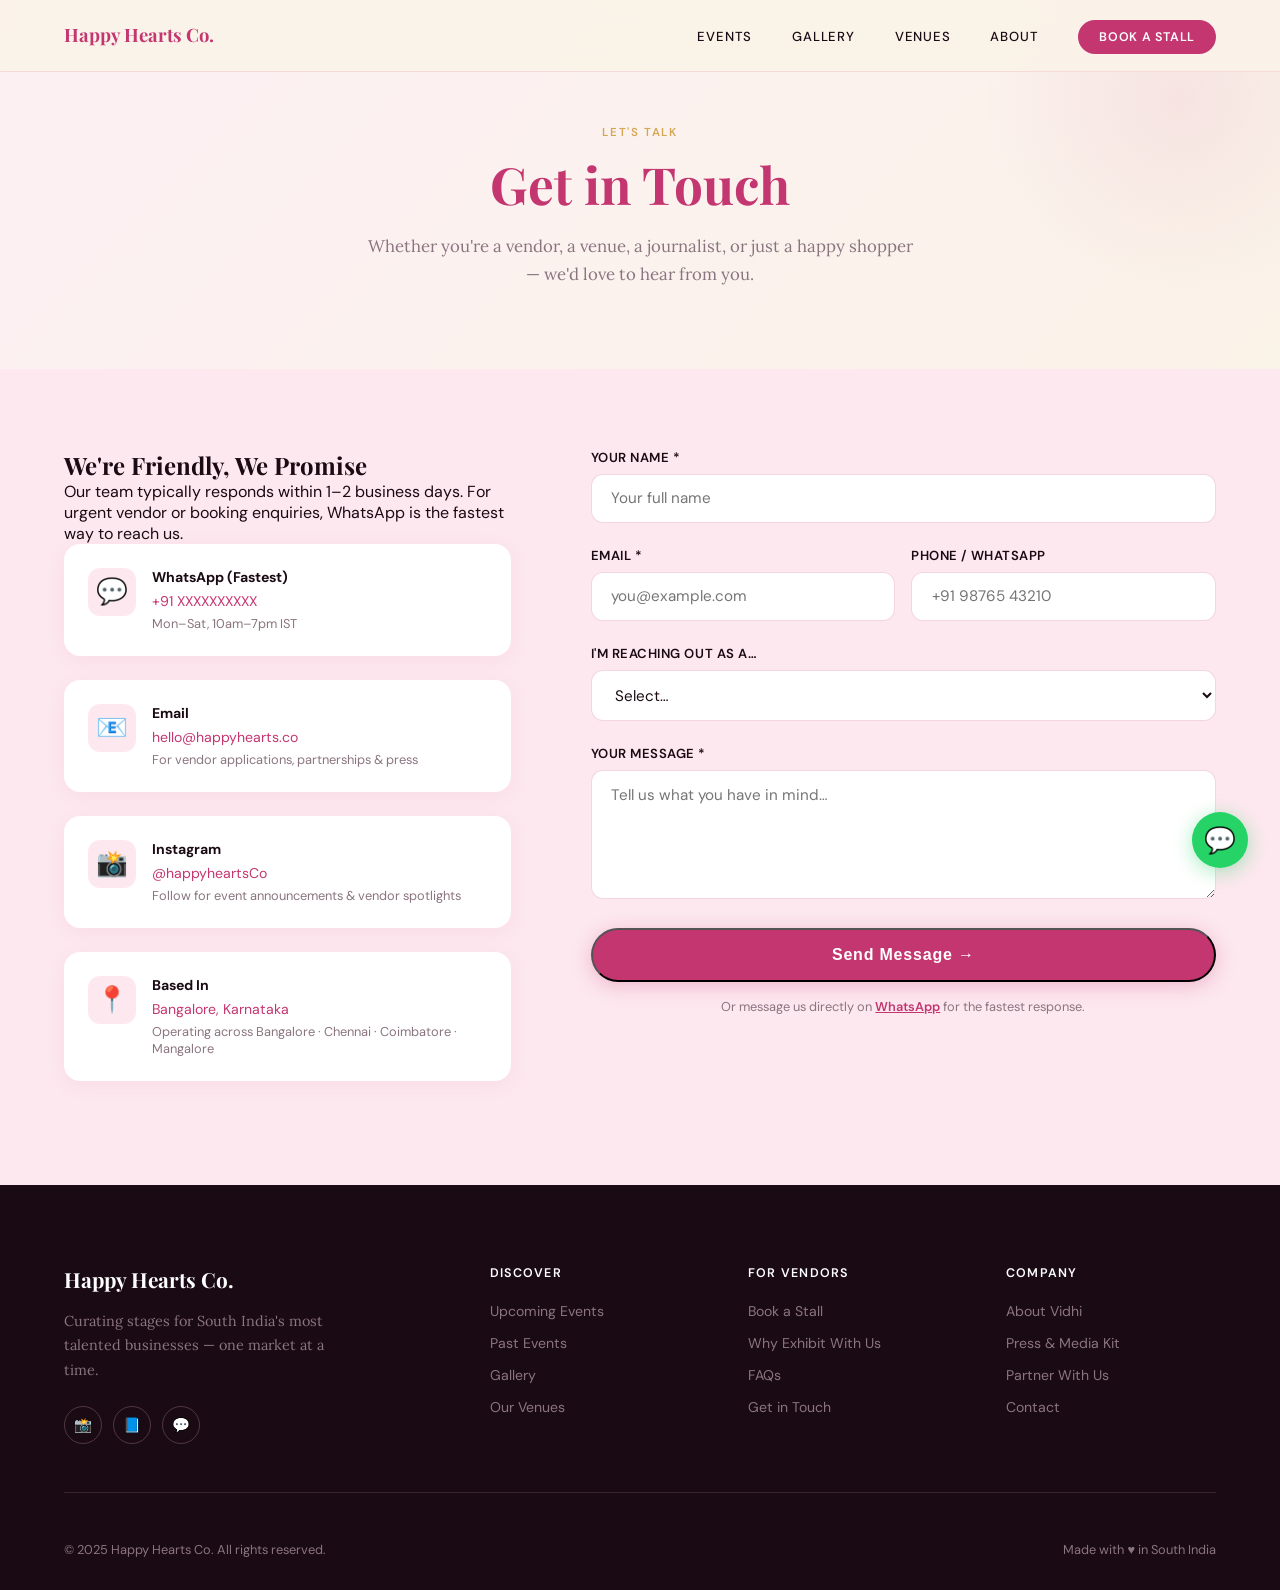
<file: happyhearts/contact/index.html>
<!DOCTYPE html>
<html lang="en">
<head>
  <meta charset="UTF-8" />
  <meta name="viewport" content="width=device-width, initial-scale=1.0" />
  <title>Contact — Happy Hearts Co.</title>
  <meta name="description" content="Get in touch with Happy Hearts Co. — for vendor enquiries, venue partnerships, media and general questions." />
  <link rel="preconnect" href="https://fonts.googleapis.com">
  <link rel="preconnect" href="https://fonts.gstatic.com" crossorigin>
  <link href="https://fonts.googleapis.com/css2?family=Playfair+Display:ital,wght@0,400;0,600;0,700;1,400;1,600&family=DM+Sans:wght@300;400;500;600&family=Lora:ital,wght@0,400;1,400&family=Great+Vibes&display=swap" rel="stylesheet">
  <link rel="stylesheet" href="/css/styles.css">
  <style>
    .contact-grid {
      display: grid;
      grid-template-columns: 1fr 1.4fr;
      gap: 5rem;
      padding: 5rem 5vw;
      align-items: start;
    }
    .contact-info h2 { font-family: 'Playfair Display', serif; font-size: 2rem; color: var(--espresso); margin-bottom: 1.5rem; }
    .contact-info p { font-family: 'Lora', serif; font-size: 0.95rem; line-height: 1.8; color: var(--warm-grey); margin-bottom: 2rem; }
    .contact-channel {
      display: flex;
      align-items: flex-start;
      gap: 1rem;
      margin-bottom: 1.5rem;
      padding: 1.5rem;
      background: var(--white);
      border-radius: 16px;
      box-shadow: 0 4px 20px rgba(196,54,112,0.07);
    }
    .contact-channel-icon {
      font-size: 1.6rem;
      flex-shrink: 0;
      width: 48px; height: 48px;
      background: var(--blush-soft);
      border-radius: 12px;
      display: flex;
      align-items: center;
      justify-content: center;
    }
    .contact-channel h4 { font-size: 0.88rem; font-weight: 700; color: var(--espresso); margin-bottom: 0.3rem; }
    .contact-channel a, .contact-channel span { font-size: 0.88rem; color: var(--brand); text-decoration: none; }
    .contact-channel a:hover { text-decoration: underline; }
    .contact-channel p { font-size: 0.8rem; color: var(--warm-grey); margin: 0.2rem 0 0; }
    @media (max-width: 768px) {
      .contact-grid { grid-template-columns: 1fr; gap: 2rem; }
    }
  </style>
</head>
<body>

<nav id="mainNav">
  <a href="/" class="nav-logo">
    <span class="nav-logo-text serif">Happy Hearts Co.</span>
  </a>
  <ul class="nav-links">
    <li><a href="/events">Events</a></li>
    <li><a href="/gallery">Gallery</a></li>
    <li><a href="/venues">Venues</a></li>
    <li><a href="/about">About</a></li>
    <li><a href="/vendors" class="nav-cta">Book a Stall</a></li>
  </ul>
  <button class="nav-toggle" id="navToggle" aria-label="Toggle menu">
    <span></span><span></span><span></span>
  </button>
</nav>

<div class="page-hero">
  <span class="page-hero-eyebrow">Let's Talk</span>
  <h1 class="page-hero-title serif">Get in Touch</h1>
  <p class="page-hero-sub lora">Whether you're a vendor, a venue, a journalist, or just a happy shopper — we'd love to hear from you.</p>
</div>

<div class="contact-grid">
  <!-- LEFT: Contact Info -->
  <div class="reveal">
    <h2 class="serif">We're Friendly, We Promise</h2>
    <p>Our team typically responds within 1–2 business days. For urgent vendor or booking enquiries, WhatsApp is the fastest way to reach us.</p>

    <div class="contact-channel">
      <div class="contact-channel-icon">💬</div>
      <div>
        <h4>WhatsApp (Fastest)</h4>
        <a href="https://wa.me/91XXXXXXXXXX" target="_blank">+91 XXXXXXXXXX</a>
        <p>Mon–Sat, 10am–7pm IST</p>
      </div>
    </div>

    <div class="contact-channel">
      <div class="contact-channel-icon">📧</div>
      <div>
        <h4>Email</h4>
        <a href="mailto:hello@happyhearts.co">hello@happyhearts.co</a>
        <p>For vendor applications, partnerships &amp; press</p>
      </div>
    </div>

    <div class="contact-channel">
      <div class="contact-channel-icon">📸</div>
      <div>
        <h4>Instagram</h4>
        <a href="https://instagram.com/happyheartsCo" target="_blank">@happyheartsCo</a>
        <p>Follow for event announcements &amp; vendor spotlights</p>
      </div>
    </div>

    <div class="contact-channel">
      <div class="contact-channel-icon">📍</div>
      <div>
        <h4>Based In</h4>
        <span>Bangalore, Karnataka</span>
        <p>Operating across Bangalore · Chennai · Coimbatore · Mangalore</p>
      </div>
    </div>
  </div>

  <!-- RIGHT: Contact Form -->
  <div class="reveal">
    <form id="contactForm" class="contact-form" netlify>
      <div class="form-group">
        <label for="cName">Your Name *</label>
        <input type="text" id="cName" name="name" placeholder="Your full name" required>
      </div>
      <div class="form-row">
        <div class="form-group">
          <label for="cEmail">Email *</label>
          <input type="email" id="cEmail" name="email" placeholder="you@example.com" required>
        </div>
        <div class="form-group">
          <label for="cPhone">Phone / WhatsApp</label>
          <input type="tel" id="cPhone" name="phone" placeholder="+91 98765 43210">
        </div>
      </div>
      <div class="form-group">
        <label for="cSubject">I'm reaching out as a…</label>
        <select id="cSubject" name="subject">
          <option value="">Select…</option>
          <option>Vendor / Small Business Owner</option>
          <option>Mall / Venue Manager</option>
          <option>Tech Park / Corporate</option>
          <option>Residential Community Manager</option>
          <option>Press / Media</option>
          <option>Sponsor / Brand Partner</option>
          <option>General Enquiry</option>
        </select>
      </div>
      <div class="form-group">
        <label for="cMessage">Your Message *</label>
        <textarea id="cMessage" name="message" rows="5" placeholder="Tell us what you have in mind…" required></textarea>
      </div>
      <button type="submit" class="btn-primary" style="width:100%;justify-content:center;font-size:1rem;padding:1rem;">Send Message →</button>
      <p style="text-align:center;margin-top:1rem;font-size:0.8rem;color:var(--warm-grey);">Or message us directly on <a href="https://wa.me/91XXXXXXXXXX" style="color:var(--brand);font-weight:600;">WhatsApp</a> for the fastest response.</p>
    </form>
  </div>
</div>

<footer>
  <div class="footer-top">
    <div>
      <div class="footer-logo-text serif">Happy Hearts Co.</div>
      <p class="footer-tagline lora">Curating stages for South India's most talented businesses — one market at a time.</p>
      <div class="footer-social">
        <a href="https://instagram.com/happyheartsCo" class="social-btn" target="_blank">📸</a>
        <a href="#" class="social-btn">📘</a>
        <a href="https://wa.me/91XXXXXXXXXX" class="social-btn" target="_blank">💬</a>
      </div>
    </div>
    <div class="footer-col"><h4>Discover</h4><ul class="footer-links"><li><a href="/events">Upcoming Events</a></li><li><a href="/events/past">Past Events</a></li><li><a href="/gallery">Gallery</a></li><li><a href="/venues">Our Venues</a></li></ul></div>
    <div class="footer-col"><h4>For Vendors</h4><ul class="footer-links"><li><a href="/vendors">Book a Stall</a></li><li><a href="/vendors#why">Why Exhibit With Us</a></li><li><a href="/vendors#faq">FAQs</a></li><li><a href="/contact">Get in Touch</a></li></ul></div>
    <div class="footer-col"><h4>Company</h4><ul class="footer-links"><li><a href="/about">About Vidhi</a></li><li><a href="/press">Press &amp; Media Kit</a></li><li><a href="/about#partner">Partner With Us</a></li><li><a href="/contact">Contact</a></li></ul></div>
  </div>
  <div class="footer-bottom">
    <div class="footer-legal">© 2025 Happy Hearts Co. All rights reserved.</div>
    <div class="footer-made">Made with ♥ in South India</div>
  </div>
</footer>
<a href="https://wa.me/91XXXXXXXXXX?text=Hi%20Happy%20Hearts%20Co.!" class="whatsapp-float" target="_blank" title="Chat on WhatsApp">💬</a>
<script src="/js/main.js"></script>
</body>
</html>
</file>
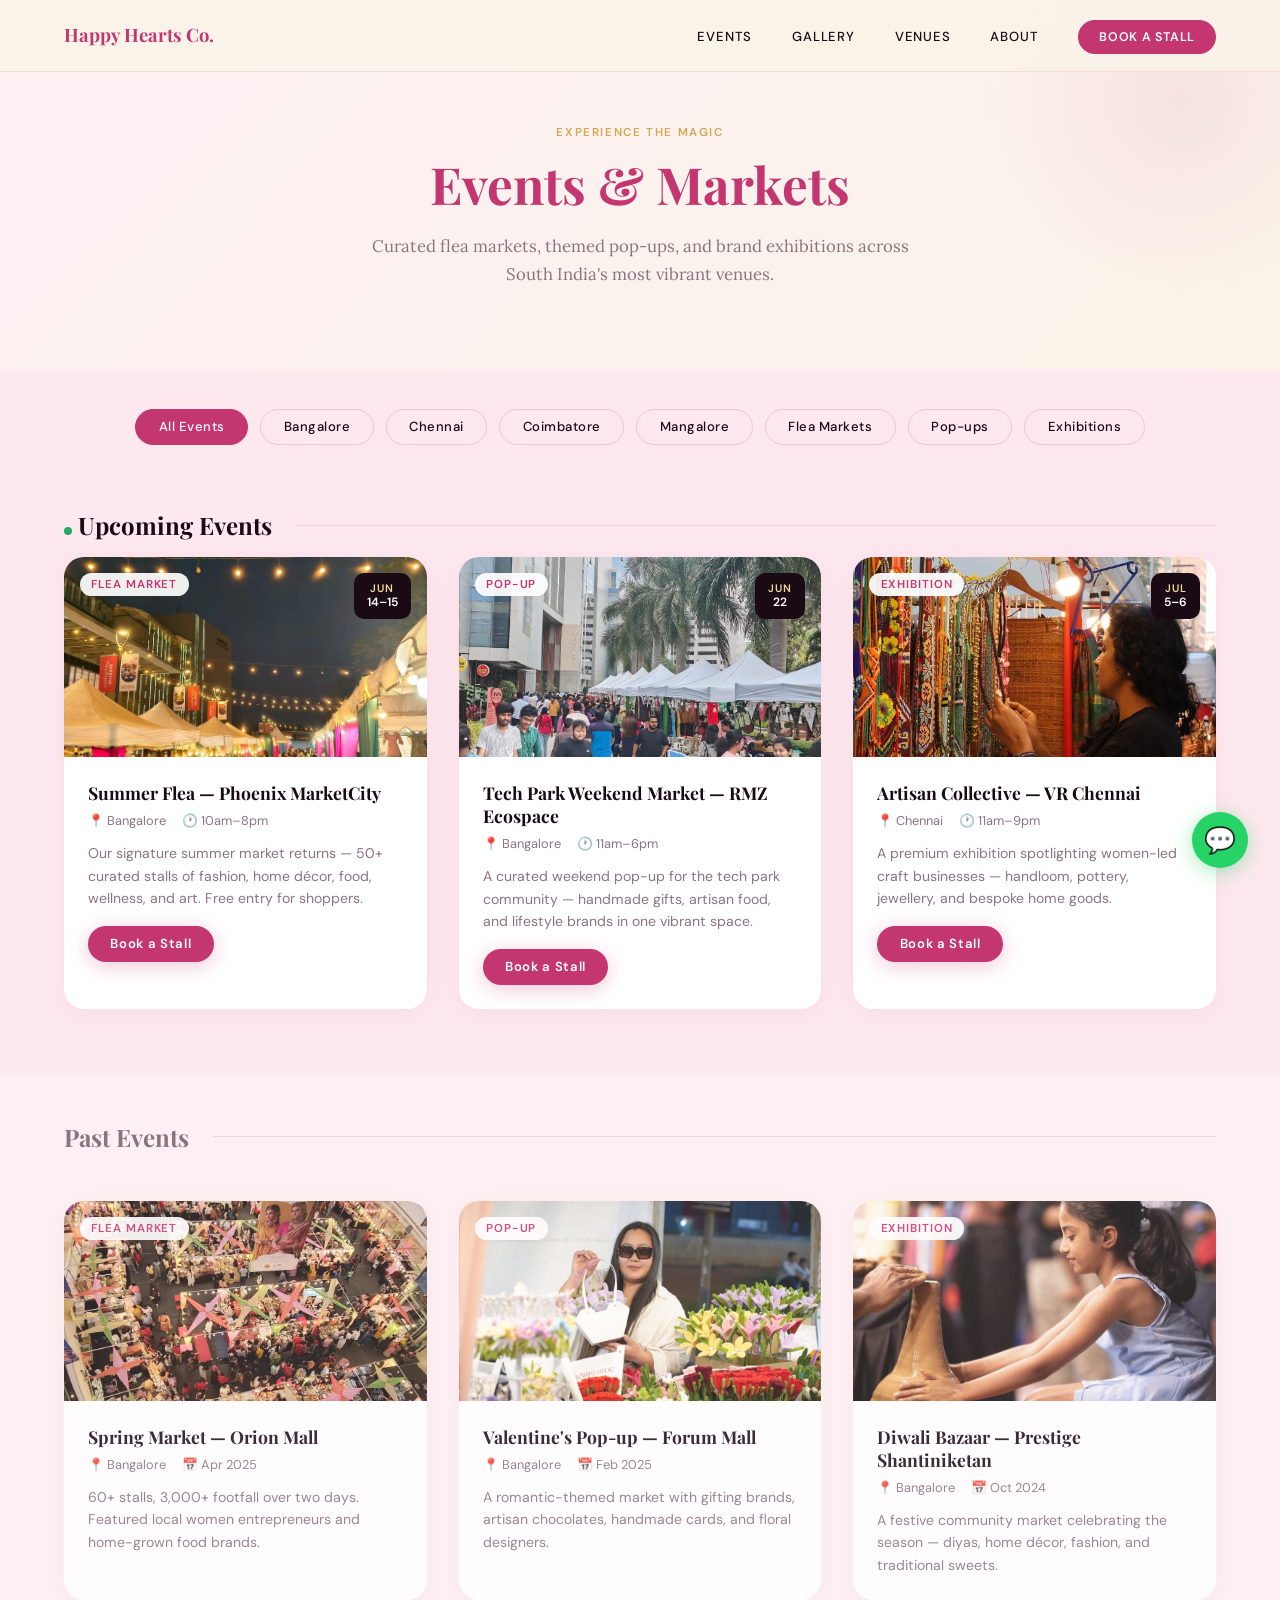
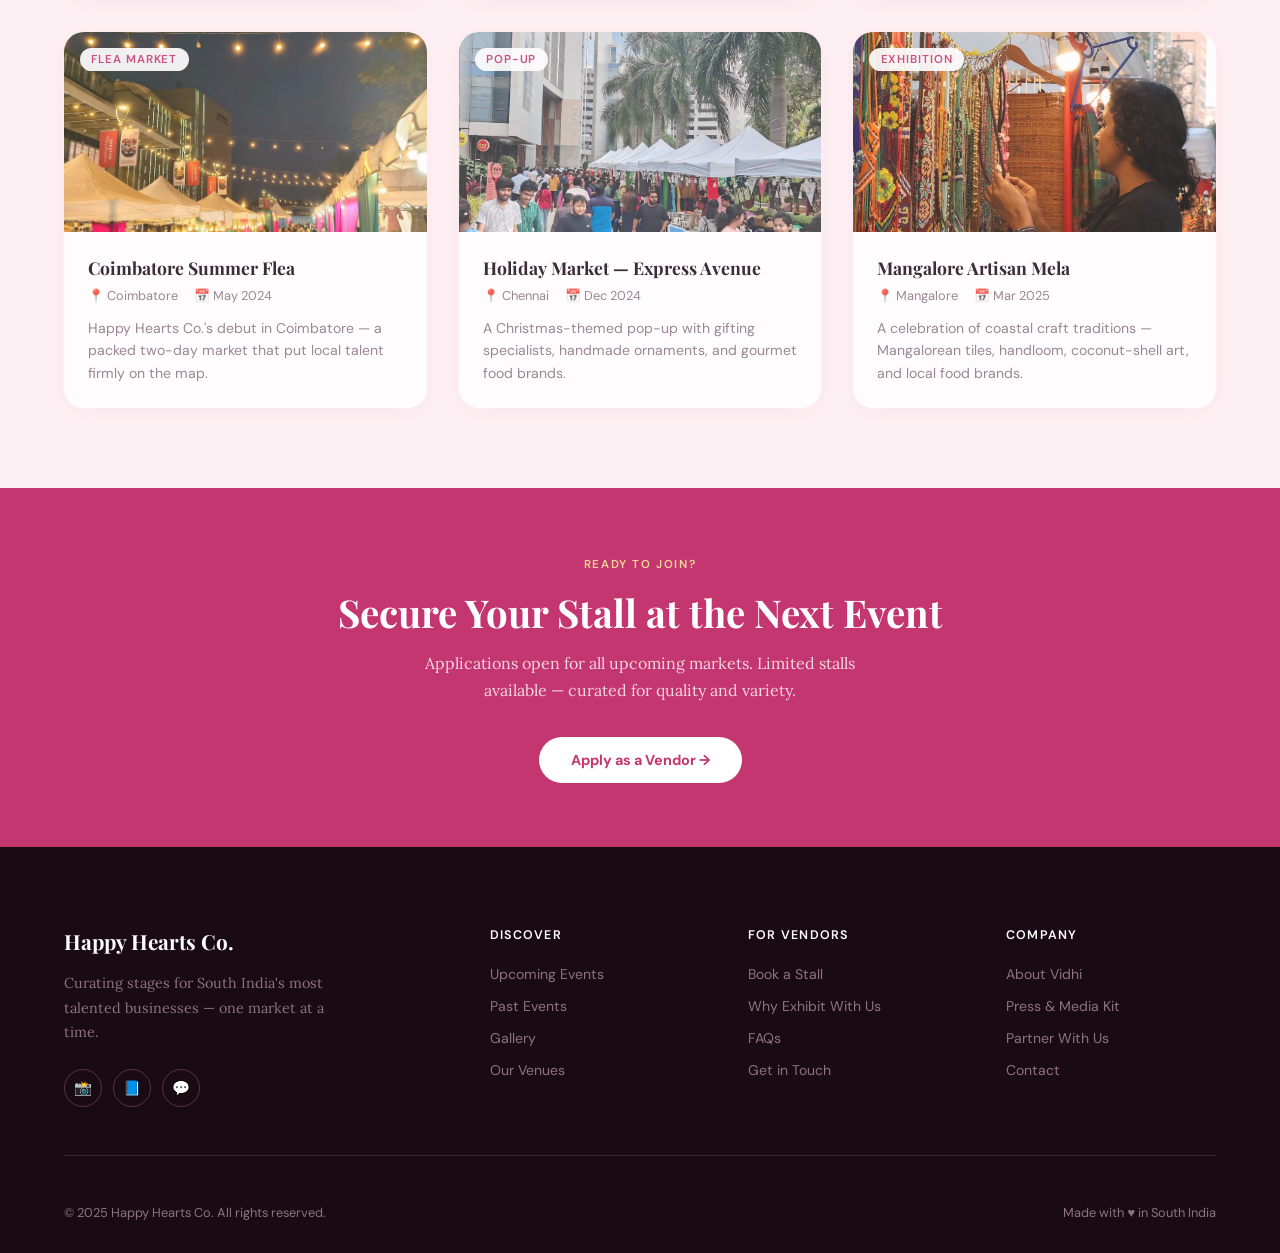
<file: happyhearts/events/index.html>
<!DOCTYPE html>
<html lang="en">
<head>
  <meta charset="UTF-8" />
  <meta name="viewport" content="width=device-width, initial-scale=1.0" />
  <title>Events — Happy Hearts Co.</title>
  <meta name="description" content="Browse upcoming and past flea markets, pop-ups and exhibitions by Happy Hearts Co. across Bangalore, Chennai, Coimbatore and Mangalore." />
  <link rel="preconnect" href="https://fonts.googleapis.com">
  <link rel="preconnect" href="https://fonts.gstatic.com" crossorigin>
  <link href="https://fonts.googleapis.com/css2?family=Playfair+Display:ital,wght@0,400;0,600;0,700;1,400;1,600&family=DM+Sans:wght@300;400;500;600&family=Lora:ital,wght@0,400;1,400&family=Great+Vibes&display=swap" rel="stylesheet">
  <link rel="stylesheet" href="/css/styles.css">
  <style>
    /* Events page specific */
    .events-filter {
      display: flex;
      gap: 0.75rem;
      flex-wrap: wrap;
      justify-content: center;
      margin: 2.5rem 0 3rem;
    }
    .filter-btn {
      padding: 0.55rem 1.4rem;
      border-radius: 50px;
      border: 1.5px solid rgba(196, 54, 112, 0.2);
      background: transparent;
      color: var(--espresso);
      font-size: 0.82rem;
      font-weight: 500;
      letter-spacing: 0.04em;
      cursor: pointer;
      transition: all 0.2s;
      font-family: 'DM Sans', sans-serif;
    }
    .filter-btn:hover, .filter-btn.active {
      background: var(--brand);
      color: white;
      border-color: var(--brand);
    }
    .events-page-grid {
      display: grid;
      grid-template-columns: repeat(3, 1fr);
      gap: 2rem;
    }
    .event-date-badge {
      position: absolute;
      top: 1rem; right: 1rem;
      background: var(--espresso);
      color: white;
      text-align: center;
      padding: 0.5rem 0.8rem;
      border-radius: 10px;
      font-size: 0.75rem;
      font-weight: 600;
      line-height: 1.3;
      z-index: 2;
    }
    .event-date-badge .month { font-size: 0.68rem; letter-spacing: 0.1em; text-transform: uppercase; color: var(--gold-light); }
    .upcoming-dot {
      display: inline-block;
      width: 8px; height: 8px;
      background: #25a865;
      border-radius: 50%;
      margin-right: 0.4rem;
      animation: pulse 1.5s infinite;
    }
    .section-divider {
      padding: 3rem 5vw 1rem;
      display: flex;
      align-items: center;
      gap: 1.5rem;
    }
    .section-divider h2 { font-family: 'Playfair Display', serif; font-size: 1.5rem; color: var(--espresso); white-space: nowrap; }
    .section-divider::after {
      content: '';
      flex: 1;
      height: 1px;
      background: rgba(196, 54, 112, 0.15);
    }
    @media (max-width: 768px) {
      .events-page-grid { grid-template-columns: 1fr; }
    }
    @media (max-width: 1024px) {
      .events-page-grid { grid-template-columns: repeat(2, 1fr); }
    }
  </style>
</head>
<body>

<nav id="mainNav">
  <a href="/" class="nav-logo">
    <span class="nav-logo-text serif">Happy Hearts Co.</span>
  </a>
  <ul class="nav-links">
    <li><a href="/events">Events</a></li>
    <li><a href="/gallery">Gallery</a></li>
    <li><a href="/venues">Venues</a></li>
    <li><a href="/about">About</a></li>
    <li><a href="/vendors" class="nav-cta">Book a Stall</a></li>
  </ul>
  <button class="nav-toggle" id="navToggle" aria-label="Toggle menu">
    <span></span><span></span><span></span>
  </button>
</nav>

<!-- PAGE HERO -->
<div class="page-hero">
  <span class="page-hero-eyebrow">Experience the Magic</span>
  <h1 class="page-hero-title serif">Events &amp; Markets</h1>
  <p class="page-hero-sub lora">Curated flea markets, themed pop-ups, and brand exhibitions across South India's most vibrant venues.</p>
</div>

<!-- FILTERS -->
<div style="padding: 0 5vw;">
  <div class="events-filter">
    <button class="filter-btn active">All Events</button>
    <button class="filter-btn">Bangalore</button>
    <button class="filter-btn">Chennai</button>
    <button class="filter-btn">Coimbatore</button>
    <button class="filter-btn">Mangalore</button>
    <button class="filter-btn">Flea Markets</button>
    <button class="filter-btn">Pop-ups</button>
    <button class="filter-btn">Exhibitions</button>
  </div>
</div>

<!-- UPCOMING EVENTS -->
<div class="section-divider" style="padding-top:1rem;">
  <h2 class="serif"><span class="upcoming-dot"></span>Upcoming Events</h2>
</div>
<section style="padding: 0 5vw 4rem;">
  <div class="events-page-grid">
    <div class="event-card reveal">
      <div class="event-card-img">
        <div class="event-card-bg ec-1"></div>
        <span class="event-card-tag">Flea Market</span>
        <div class="event-date-badge"><div class="month">Jun</div><div>14–15</div></div>
      </div>
      <div class="event-card-body">
        <div class="event-card-title serif">Summer Flea — Phoenix MarketCity</div>
        <div class="event-card-meta">
          <span>📍 Bangalore</span>
          <span>🕐 10am–8pm</span>
        </div>
        <div class="event-card-desc">Our signature summer market returns — 50+ curated stalls of fashion, home décor, food, wellness, and art. Free entry for shoppers.</div>
        <a href="/vendors" class="btn-primary" style="margin-top:1rem;font-size:0.82rem;padding:0.6rem 1.4rem;">Book a Stall</a>
      </div>
    </div>
    <div class="event-card reveal">
      <div class="event-card-img">
        <div class="event-card-bg ec-2"></div>
        <span class="event-card-tag">Pop-up</span>
        <div class="event-date-badge"><div class="month">Jun</div><div>22</div></div>
      </div>
      <div class="event-card-body">
        <div class="event-card-title serif">Tech Park Weekend Market — RMZ Ecospace</div>
        <div class="event-card-meta">
          <span>📍 Bangalore</span>
          <span>🕐 11am–6pm</span>
        </div>
        <div class="event-card-desc">A curated weekend pop-up for the tech park community — handmade gifts, artisan food, and lifestyle brands in one vibrant space.</div>
        <a href="/vendors" class="btn-primary" style="margin-top:1rem;font-size:0.82rem;padding:0.6rem 1.4rem;">Book a Stall</a>
      </div>
    </div>
    <div class="event-card reveal">
      <div class="event-card-img">
        <div class="event-card-bg ec-3"></div>
        <span class="event-card-tag">Exhibition</span>
        <div class="event-date-badge"><div class="month">Jul</div><div>5–6</div></div>
      </div>
      <div class="event-card-body">
        <div class="event-card-title serif">Artisan Collective — VR Chennai</div>
        <div class="event-card-meta">
          <span>📍 Chennai</span>
          <span>🕐 11am–9pm</span>
        </div>
        <div class="event-card-desc">A premium exhibition spotlighting women-led craft businesses — handloom, pottery, jewellery, and bespoke home goods.</div>
        <a href="/vendors" class="btn-primary" style="margin-top:1rem;font-size:0.82rem;padding:0.6rem 1.4rem;">Book a Stall</a>
      </div>
    </div>
  </div>
</section>

<!-- PAST EVENTS -->
<div class="section-divider" style="background:var(--powder);margin:0;">
  <h2 class="serif" style="color:var(--warm-grey);">Past Events</h2>
</div>
<section style="padding: 2rem 5vw 5rem; background:var(--powder);">
  <div class="events-page-grid">
    <div class="event-card reveal" style="opacity:0.85;">
      <div class="event-card-img">
        <div class="event-card-bg ec-4"></div>
        <span class="event-card-tag">Flea Market</span>
      </div>
      <div class="event-card-body">
        <div class="event-card-title serif">Spring Market — Orion Mall</div>
        <div class="event-card-meta"><span>📍 Bangalore</span><span>📅 Apr 2025</span></div>
        <div class="event-card-desc">60+ stalls, 3,000+ footfall over two days. Featured local women entrepreneurs and home-grown food brands.</div>
      </div>
    </div>
    <div class="event-card reveal" style="opacity:0.85;">
      <div class="event-card-img">
        <div class="event-card-bg ec-5"></div>
        <span class="event-card-tag">Pop-up</span>
      </div>
      <div class="event-card-body">
        <div class="event-card-title serif">Valentine's Pop-up — Forum Mall</div>
        <div class="event-card-meta"><span>📍 Bangalore</span><span>📅 Feb 2025</span></div>
        <div class="event-card-desc">A romantic-themed market with gifting brands, artisan chocolates, handmade cards, and floral designers.</div>
      </div>
    </div>
    <div class="event-card reveal" style="opacity:0.85;">
      <div class="event-card-img">
        <div class="event-card-bg ec-6"></div>
        <span class="event-card-tag">Exhibition</span>
      </div>
      <div class="event-card-body">
        <div class="event-card-title serif">Diwali Bazaar — Prestige Shantiniketan</div>
        <div class="event-card-meta"><span>📍 Bangalore</span><span>📅 Oct 2024</span></div>
        <div class="event-card-desc">A festive community market celebrating the season — diyas, home décor, fashion, and traditional sweets.</div>
      </div>
    </div>
    <div class="event-card reveal" style="opacity:0.85;">
      <div class="event-card-img">
        <div class="event-card-bg ec-1"></div>
        <span class="event-card-tag">Flea Market</span>
      </div>
      <div class="event-card-body">
        <div class="event-card-title serif">Coimbatore Summer Flea</div>
        <div class="event-card-meta"><span>📍 Coimbatore</span><span>📅 May 2024</span></div>
        <div class="event-card-desc">Happy Hearts Co.'s debut in Coimbatore — a packed two-day market that put local talent firmly on the map.</div>
      </div>
    </div>
    <div class="event-card reveal" style="opacity:0.85;">
      <div class="event-card-img">
        <div class="event-card-bg ec-2"></div>
        <span class="event-card-tag">Pop-up</span>
      </div>
      <div class="event-card-body">
        <div class="event-card-title serif">Holiday Market — Express Avenue</div>
        <div class="event-card-meta"><span>📍 Chennai</span><span>📅 Dec 2024</span></div>
        <div class="event-card-desc">A Christmas-themed pop-up with gifting specialists, handmade ornaments, and gourmet food brands.</div>
      </div>
    </div>
    <div class="event-card reveal" style="opacity:0.85;">
      <div class="event-card-img">
        <div class="event-card-bg ec-3"></div>
        <span class="event-card-tag">Exhibition</span>
      </div>
      <div class="event-card-body">
        <div class="event-card-title serif">Mangalore Artisan Mela</div>
        <div class="event-card-meta"><span>📍 Mangalore</span><span>📅 Mar 2025</span></div>
        <div class="event-card-desc">A celebration of coastal craft traditions — Mangalorean tiles, handloom, coconut-shell art, and local food brands.</div>
      </div>
    </div>
  </div>
</section>

<!-- CTA BANNER -->
<section class="content-section" style="text-align:center;background:var(--brand);padding:4rem 5vw;">
  <span class="section-eyebrow" style="color:var(--gold-light);">Ready to Join?</span>
  <h2 class="section-title serif" style="color:white;margin:0.5rem 0 1rem;">Secure Your Stall at the Next Event</h2>
  <p class="section-sub lora" style="color:rgba(255,255,255,0.8);max-width:480px;">Applications open for all upcoming markets. Limited stalls available — curated for quality and variety.</p>
  <a href="/vendors" class="btn-white" style="margin-top:2rem;">Apply as a Vendor →</a>
</section>

<footer>
  <div class="footer-top">
    <div>
      <div class="footer-logo-text serif">Happy Hearts Co.</div>
      <p class="footer-tagline lora">Curating stages for South India's most talented businesses — one market at a time.</p>
      <div class="footer-social">
        <a href="https://instagram.com/happyheartsCo" class="social-btn" target="_blank">📸</a>
        <a href="#" class="social-btn">📘</a>
        <a href="https://wa.me/91XXXXXXXXXX" class="social-btn" target="_blank">💬</a>
      </div>
    </div>
    <div class="footer-col"><h4>Discover</h4><ul class="footer-links"><li><a href="/events">Upcoming Events</a></li><li><a href="/events/past">Past Events</a></li><li><a href="/gallery">Gallery</a></li><li><a href="/venues">Our Venues</a></li></ul></div>
    <div class="footer-col"><h4>For Vendors</h4><ul class="footer-links"><li><a href="/vendors">Book a Stall</a></li><li><a href="/vendors#why">Why Exhibit With Us</a></li><li><a href="/vendors#faq">FAQs</a></li><li><a href="/contact">Get in Touch</a></li></ul></div>
    <div class="footer-col"><h4>Company</h4><ul class="footer-links"><li><a href="/about">About Vidhi</a></li><li><a href="/press">Press &amp; Media Kit</a></li><li><a href="/about#partner">Partner With Us</a></li><li><a href="/contact">Contact</a></li></ul></div>
  </div>
  <div class="footer-bottom">
    <div class="footer-legal">© 2025 Happy Hearts Co. All rights reserved.</div>
    <div class="footer-made">Made with ♥ in South India</div>
  </div>
</footer>
<a href="https://wa.me/91XXXXXXXXXX?text=Hi%20Happy%20Hearts%20Co.!" class="whatsapp-float" target="_blank" title="Chat on WhatsApp">💬</a>
<script src="/js/main.js"></script>
<script>
  // Filter buttons
  document.querySelectorAll('.filter-btn').forEach(btn => {
    btn.addEventListener('click', () => {
      document.querySelectorAll('.filter-btn').forEach(b => b.classList.remove('active'));
      btn.classList.add('active');
      // TODO: filter cards by data-city / data-type attributes
    });
  });
</script>
</body>
</html>
</file>
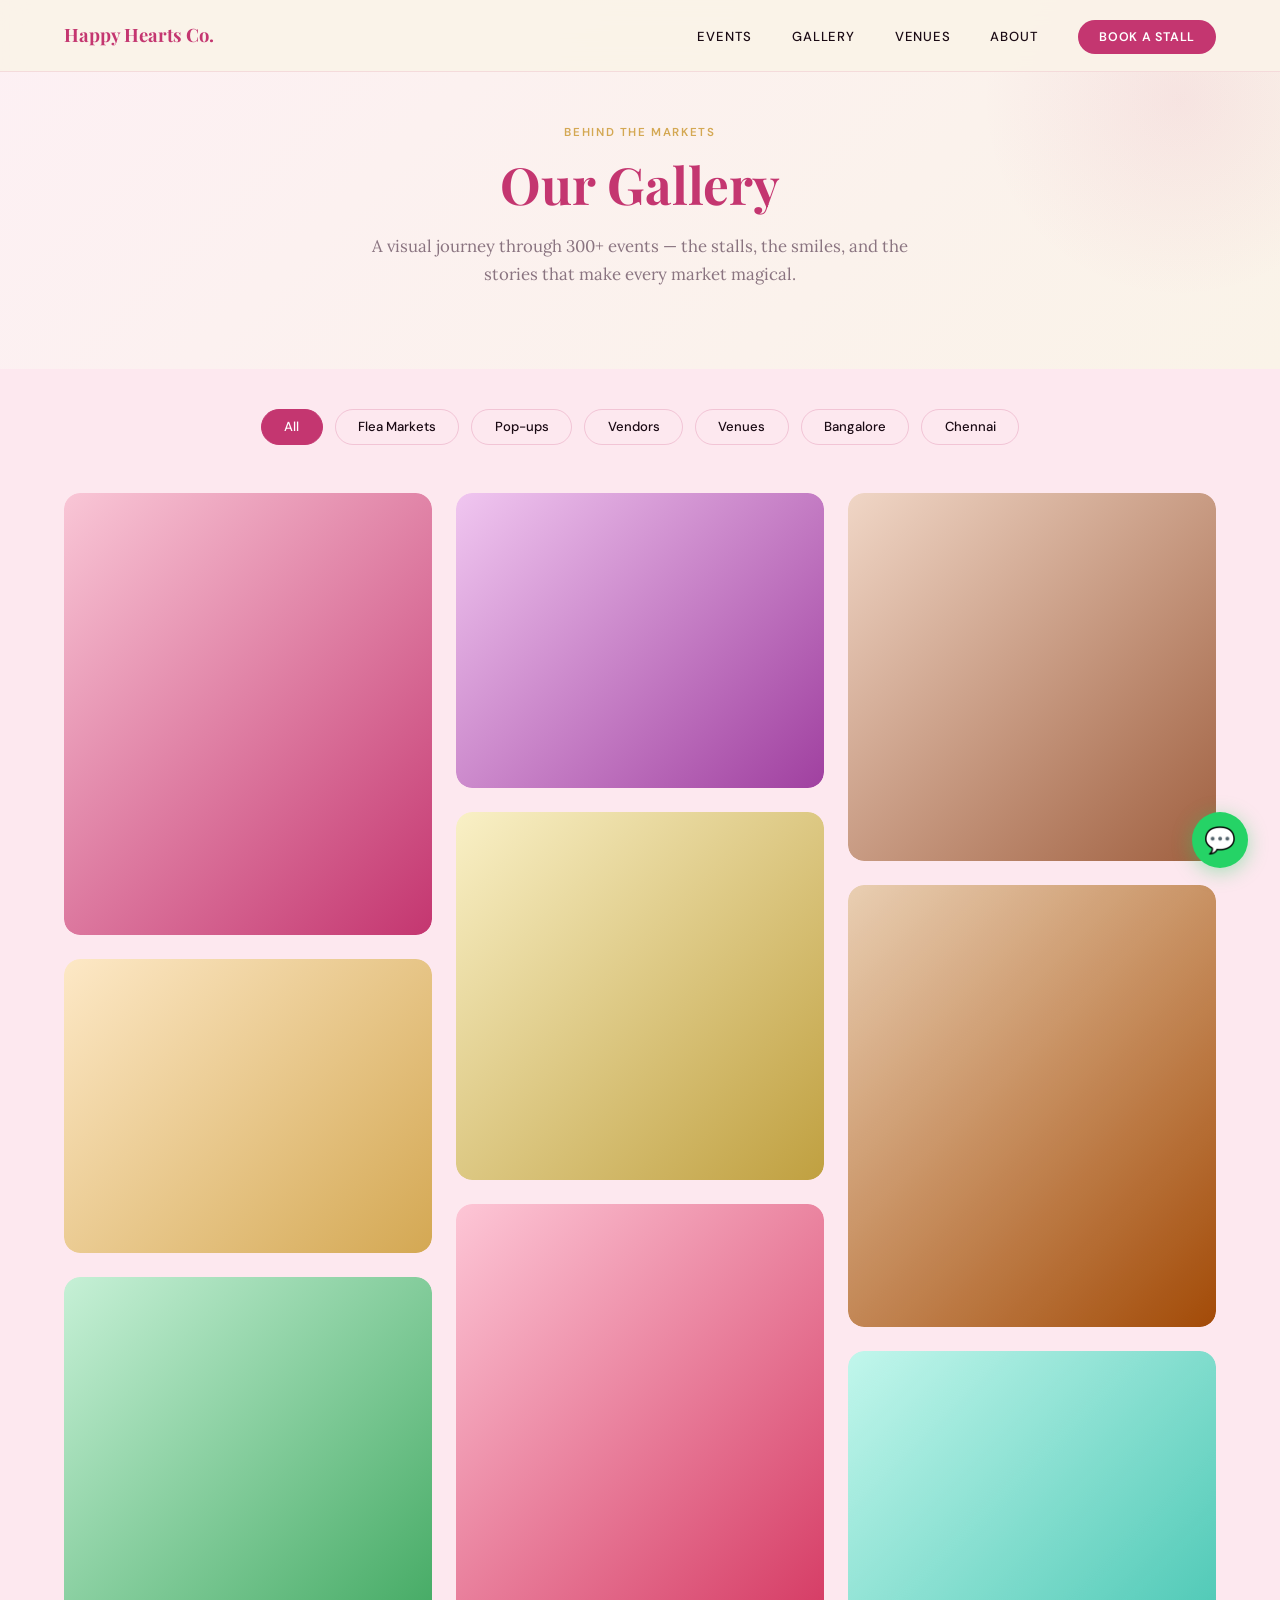
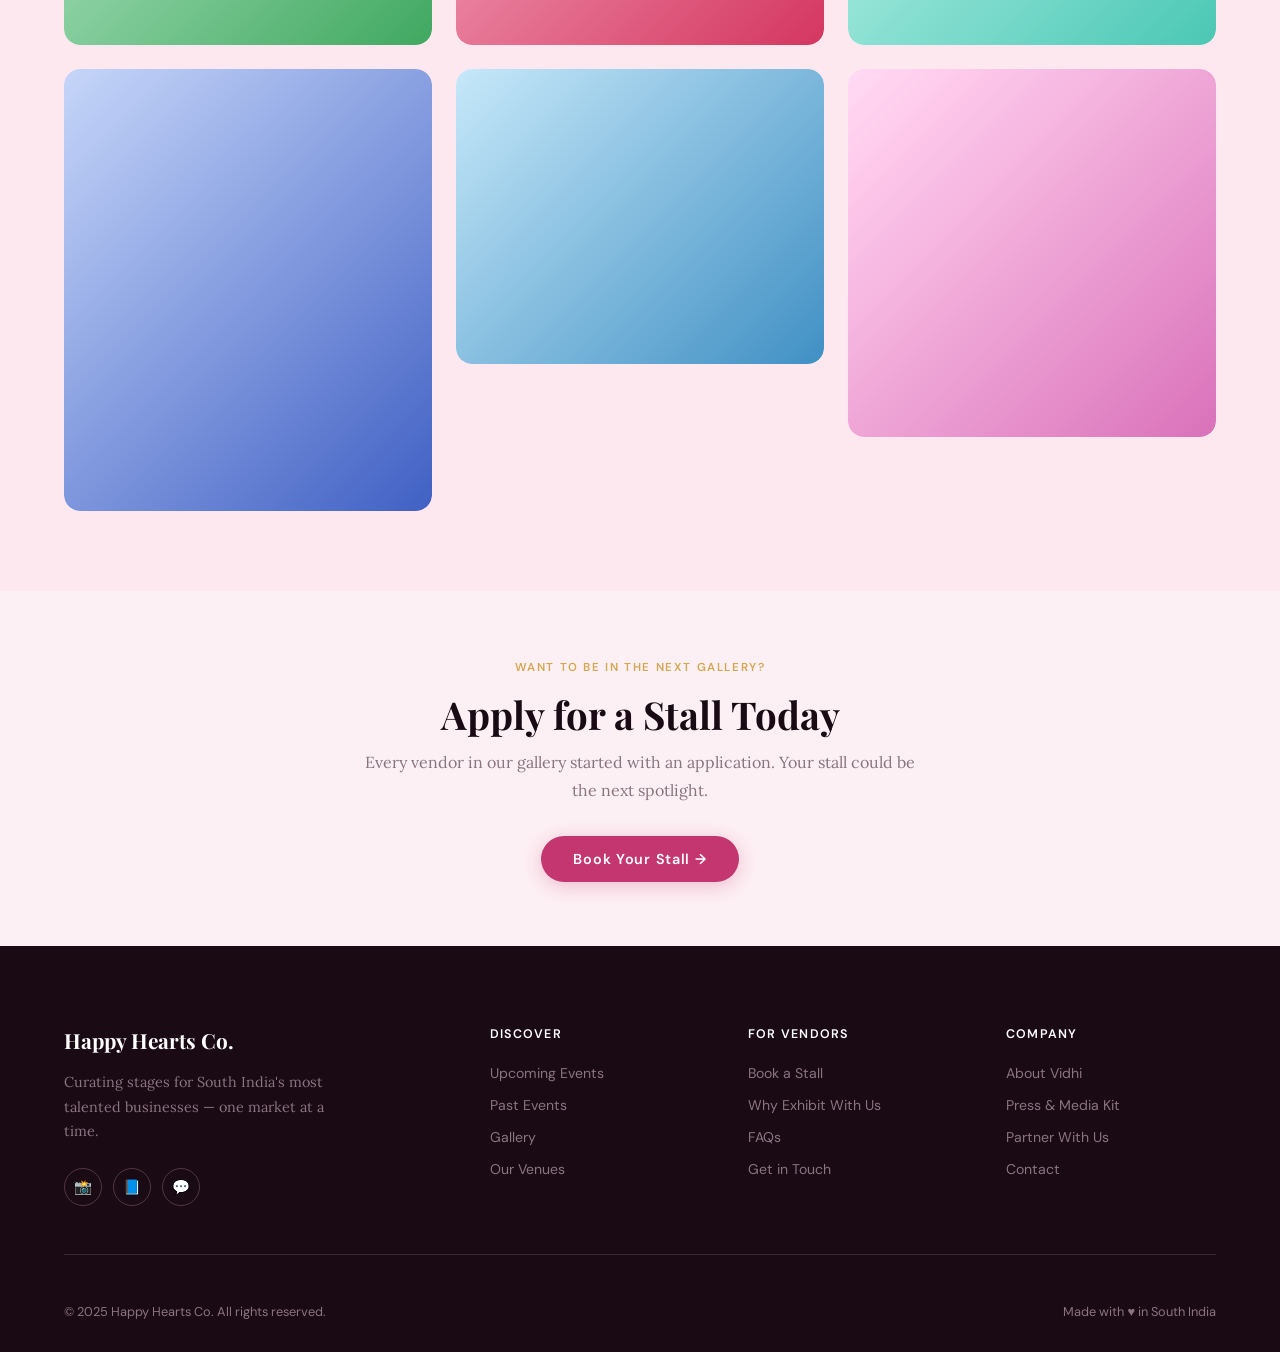
<file: happyhearts/gallery/index.html>
<!DOCTYPE html>
<html lang="en">
<head>
  <meta charset="UTF-8" />
  <meta name="viewport" content="width=device-width, initial-scale=1.0" />
  <title>Gallery — Happy Hearts Co.</title>
  <meta name="description" content="A visual journey through Happy Hearts Co. flea markets, pop-ups and exhibitions across South India." />
  <link rel="preconnect" href="https://fonts.googleapis.com">
  <link rel="preconnect" href="https://fonts.gstatic.com" crossorigin>
  <link href="https://fonts.googleapis.com/css2?family=Playfair+Display:ital,wght@0,400;0,600;0,700;1,400;1,600&family=DM+Sans:wght@300;400;500;600&family=Lora:ital,wght@0,400;1,400&family=Great+Vibes&display=swap" rel="stylesheet">
  <link rel="stylesheet" href="/css/styles.css">
  <style>
    .gallery-filter {
      display: flex;
      gap: 0.75rem;
      flex-wrap: wrap;
      justify-content: center;
      margin: 2.5rem 0 3rem;
    }
    .filter-btn {
      padding: 0.55rem 1.4rem;
      border-radius: 50px;
      border: 1.5px solid rgba(196, 54, 112, 0.2);
      background: transparent;
      color: var(--espresso);
      font-size: 0.82rem;
      font-weight: 500;
      cursor: pointer;
      transition: all 0.2s;
      font-family: 'DM Sans', sans-serif;
    }
    .filter-btn:hover, .filter-btn.active {
      background: var(--brand);
      color: white;
      border-color: var(--brand);
    }
    /* Masonry-style gallery */
    .gallery-masonry {
      columns: 3;
      column-gap: 1.5rem;
      padding: 0 5vw 5rem;
    }
    .gallery-masonry-item {
      break-inside: avoid;
      margin-bottom: 1.5rem;
      border-radius: 16px;
      overflow: hidden;
      position: relative;
      cursor: pointer;
    }
    .gallery-masonry-item .gallery-placeholder {
      width: 100%;
      display: block;
      border-radius: 16px;
      position: relative;
      transition: transform 0.4s ease;
    }
    .gallery-masonry-item:hover .gallery-placeholder { transform: scale(1.03); }
    /* Different heights for visual variety */
    .gallery-masonry-item:nth-child(3n+1) .gallery-placeholder { padding-bottom: 120%; }
    .gallery-masonry-item:nth-child(3n+2) .gallery-placeholder { padding-bottom: 80%; }
    .gallery-masonry-item:nth-child(3n+3) .gallery-placeholder { padding-bottom: 100%; }
    .gallery-caption {
      position: absolute;
      bottom: 0; left: 0; right: 0;
      padding: 2rem 1.2rem 1.2rem;
      background: linear-gradient(0deg, rgba(26,10,20,0.75) 0%, transparent 100%);
      opacity: 0;
      transition: opacity 0.3s;
    }
    .gallery-masonry-item:hover .gallery-caption { opacity: 1; }
    .gallery-caption-title { font-size: 0.88rem; font-weight: 600; color: white; }
    .gallery-caption-loc { font-size: 0.75rem; color: var(--blush); margin-top: 0.2rem; }
    @media (max-width: 768px) {
      .gallery-masonry { columns: 2; }
    }
    @media (max-width: 480px) {
      .gallery-masonry { columns: 1; }
    }
  </style>
</head>
<body>

<nav id="mainNav">
  <a href="/" class="nav-logo">
    <span class="nav-logo-text serif">Happy Hearts Co.</span>
  </a>
  <ul class="nav-links">
    <li><a href="/events">Events</a></li>
    <li><a href="/gallery">Gallery</a></li>
    <li><a href="/venues">Venues</a></li>
    <li><a href="/about">About</a></li>
    <li><a href="/vendors" class="nav-cta">Book a Stall</a></li>
  </ul>
  <button class="nav-toggle" id="navToggle" aria-label="Toggle menu">
    <span></span><span></span><span></span>
  </button>
</nav>

<div class="page-hero">
  <span class="page-hero-eyebrow">Behind the Markets</span>
  <h1 class="page-hero-title serif">Our Gallery</h1>
  <p class="page-hero-sub lora">A visual journey through 300+ events — the stalls, the smiles, and the stories that make every market magical.</p>
</div>

<!-- FILTERS -->
<div style="padding: 0 5vw;">
  <div class="gallery-filter">
    <button class="filter-btn active">All</button>
    <button class="filter-btn">Flea Markets</button>
    <button class="filter-btn">Pop-ups</button>
    <button class="filter-btn">Vendors</button>
    <button class="filter-btn">Venues</button>
    <button class="filter-btn">Bangalore</button>
    <button class="filter-btn">Chennai</button>
  </div>
</div>

<!-- GALLERY MASONRY -->
<!-- 
  TO ADD REAL PHOTOS:
  Replace each .gallery-placeholder div with:
  <img src="/images/gallery/your-photo.jpg" alt="Description" style="width:100%;display:block;border-radius:16px;">
-->
<div class="gallery-masonry">

  <div class="gallery-masonry-item reveal">
    <div class="gallery-placeholder gp-1"></div>
    <div class="gallery-caption">
      <div class="gallery-caption-title">Summer Flea Market</div>
      <div class="gallery-caption-loc">📍 Phoenix MarketCity, Bangalore</div>
    </div>
  </div>

  <div class="gallery-masonry-item reveal">
    <div class="gallery-placeholder gp-2"></div>
    <div class="gallery-caption">
      <div class="gallery-caption-title">Artisan Jewellery Stall</div>
      <div class="gallery-caption-loc">📍 Forum Mall, Bangalore</div>
    </div>
  </div>

  <div class="gallery-masonry-item reveal">
    <div class="gallery-placeholder gp-3"></div>
    <div class="gallery-caption">
      <div class="gallery-caption-title">Diwali Bazaar Setup</div>
      <div class="gallery-caption-loc">📍 Prestige Shantiniketan</div>
    </div>
  </div>

  <div class="gallery-masonry-item reveal">
    <div class="gallery-placeholder gp-4"></div>
    <div class="gallery-caption">
      <div class="gallery-caption-title">Home Bakers Corner</div>
      <div class="gallery-caption-loc">📍 VR Chennai</div>
    </div>
  </div>

  <div class="gallery-masonry-item reveal">
    <div class="gallery-placeholder gp-5"></div>
    <div class="gallery-caption">
      <div class="gallery-caption-title">Handmade Candles Vendor</div>
      <div class="gallery-caption-loc">📍 Orion Mall, Bangalore</div>
    </div>
  </div>

  <div class="gallery-masonry-item reveal">
    <div class="gallery-placeholder gp-6"></div>
    <div class="gallery-caption">
      <div class="gallery-caption-title">Valentine's Pop-up</div>
      <div class="gallery-caption-loc">📍 Bangalore</div>
    </div>
  </div>

  <div class="gallery-masonry-item reveal">
    <div class="gallery-placeholder gp-7"></div>
    <div class="gallery-caption">
      <div class="gallery-caption-title">Fashion &amp; Lifestyle Stalls</div>
      <div class="gallery-caption-loc">📍 Express Avenue, Chennai</div>
    </div>
  </div>

  <div class="gallery-masonry-item reveal">
    <div class="gallery-placeholder gp-8"></div>
    <div class="gallery-caption">
      <div class="gallery-caption-title">Coimbatore Summer Flea</div>
      <div class="gallery-caption-loc">📍 Fun Republic, Coimbatore</div>
    </div>
  </div>

  <div class="gallery-masonry-item reveal">
    <div class="gallery-placeholder gp-9"></div>
    <div class="gallery-caption">
      <div class="gallery-caption-title">Pottery &amp; Ceramics Exhibition</div>
      <div class="gallery-caption-loc">📍 Mangalore</div>
    </div>
  </div>

  <div class="gallery-masonry-item reveal">
    <div class="gallery-placeholder gp-1" style="filter:hue-rotate(60deg)"></div>
    <div class="gallery-caption">
      <div class="gallery-caption-title">Tech Park Weekend Market</div>
      <div class="gallery-caption-loc">📍 RMZ Ecospace, Bangalore</div>
    </div>
  </div>

  <div class="gallery-masonry-item reveal">
    <div class="gallery-placeholder gp-2" style="filter:hue-rotate(120deg)"></div>
    <div class="gallery-caption">
      <div class="gallery-caption-title">Christmas Holiday Market</div>
      <div class="gallery-caption-loc">📍 Chennai</div>
    </div>
  </div>

  <div class="gallery-masonry-item reveal">
    <div class="gallery-placeholder gp-3" style="filter:hue-rotate(180deg)"></div>
    <div class="gallery-caption">
      <div class="gallery-caption-title">Artisan Collective Exhibition</div>
      <div class="gallery-caption-loc">📍 Bangalore</div>
    </div>
  </div>

</div>

<!-- CTA -->
<section style="background:var(--powder);padding:4rem 5vw;text-align:center;">
  <span class="section-eyebrow">Want to be in the next gallery?</span>
  <h2 class="section-title serif" style="margin-top:0.5rem;">Apply for a Stall Today</h2>
  <p class="section-sub lora">Every vendor in our gallery started with an application. Your stall could be the next spotlight.</p>
  <a href="/vendors" class="btn-primary" style="margin-top:2rem;">Book Your Stall →</a>
</section>

<footer>
  <div class="footer-top">
    <div>
      <div class="footer-logo-text serif">Happy Hearts Co.</div>
      <p class="footer-tagline lora">Curating stages for South India's most talented businesses — one market at a time.</p>
      <div class="footer-social">
        <a href="https://instagram.com/happyheartsCo" class="social-btn" target="_blank">📸</a>
        <a href="#" class="social-btn">📘</a>
        <a href="https://wa.me/91XXXXXXXXXX" class="social-btn" target="_blank">💬</a>
      </div>
    </div>
    <div class="footer-col"><h4>Discover</h4><ul class="footer-links"><li><a href="/events">Upcoming Events</a></li><li><a href="/events/past">Past Events</a></li><li><a href="/gallery">Gallery</a></li><li><a href="/venues">Our Venues</a></li></ul></div>
    <div class="footer-col"><h4>For Vendors</h4><ul class="footer-links"><li><a href="/vendors">Book a Stall</a></li><li><a href="/vendors#why">Why Exhibit With Us</a></li><li><a href="/vendors#faq">FAQs</a></li><li><a href="/contact">Get in Touch</a></li></ul></div>
    <div class="footer-col"><h4>Company</h4><ul class="footer-links"><li><a href="/about">About Vidhi</a></li><li><a href="/press">Press &amp; Media Kit</a></li><li><a href="/about#partner">Partner With Us</a></li><li><a href="/contact">Contact</a></li></ul></div>
  </div>
  <div class="footer-bottom">
    <div class="footer-legal">© 2025 Happy Hearts Co. All rights reserved.</div>
    <div class="footer-made">Made with ♥ in South India</div>
  </div>
</footer>
<a href="https://wa.me/91XXXXXXXXXX?text=Hi%20Happy%20Hearts%20Co.!" class="whatsapp-float" target="_blank" title="Chat on WhatsApp">💬</a>
<script src="/js/main.js"></script>
<script>
  document.querySelectorAll('.filter-btn').forEach(btn => {
    btn.addEventListener('click', () => {
      document.querySelectorAll('.filter-btn').forEach(b => b.classList.remove('active'));
      btn.classList.add('active');
    });
  });
</script>
</body>
</html>
</file>
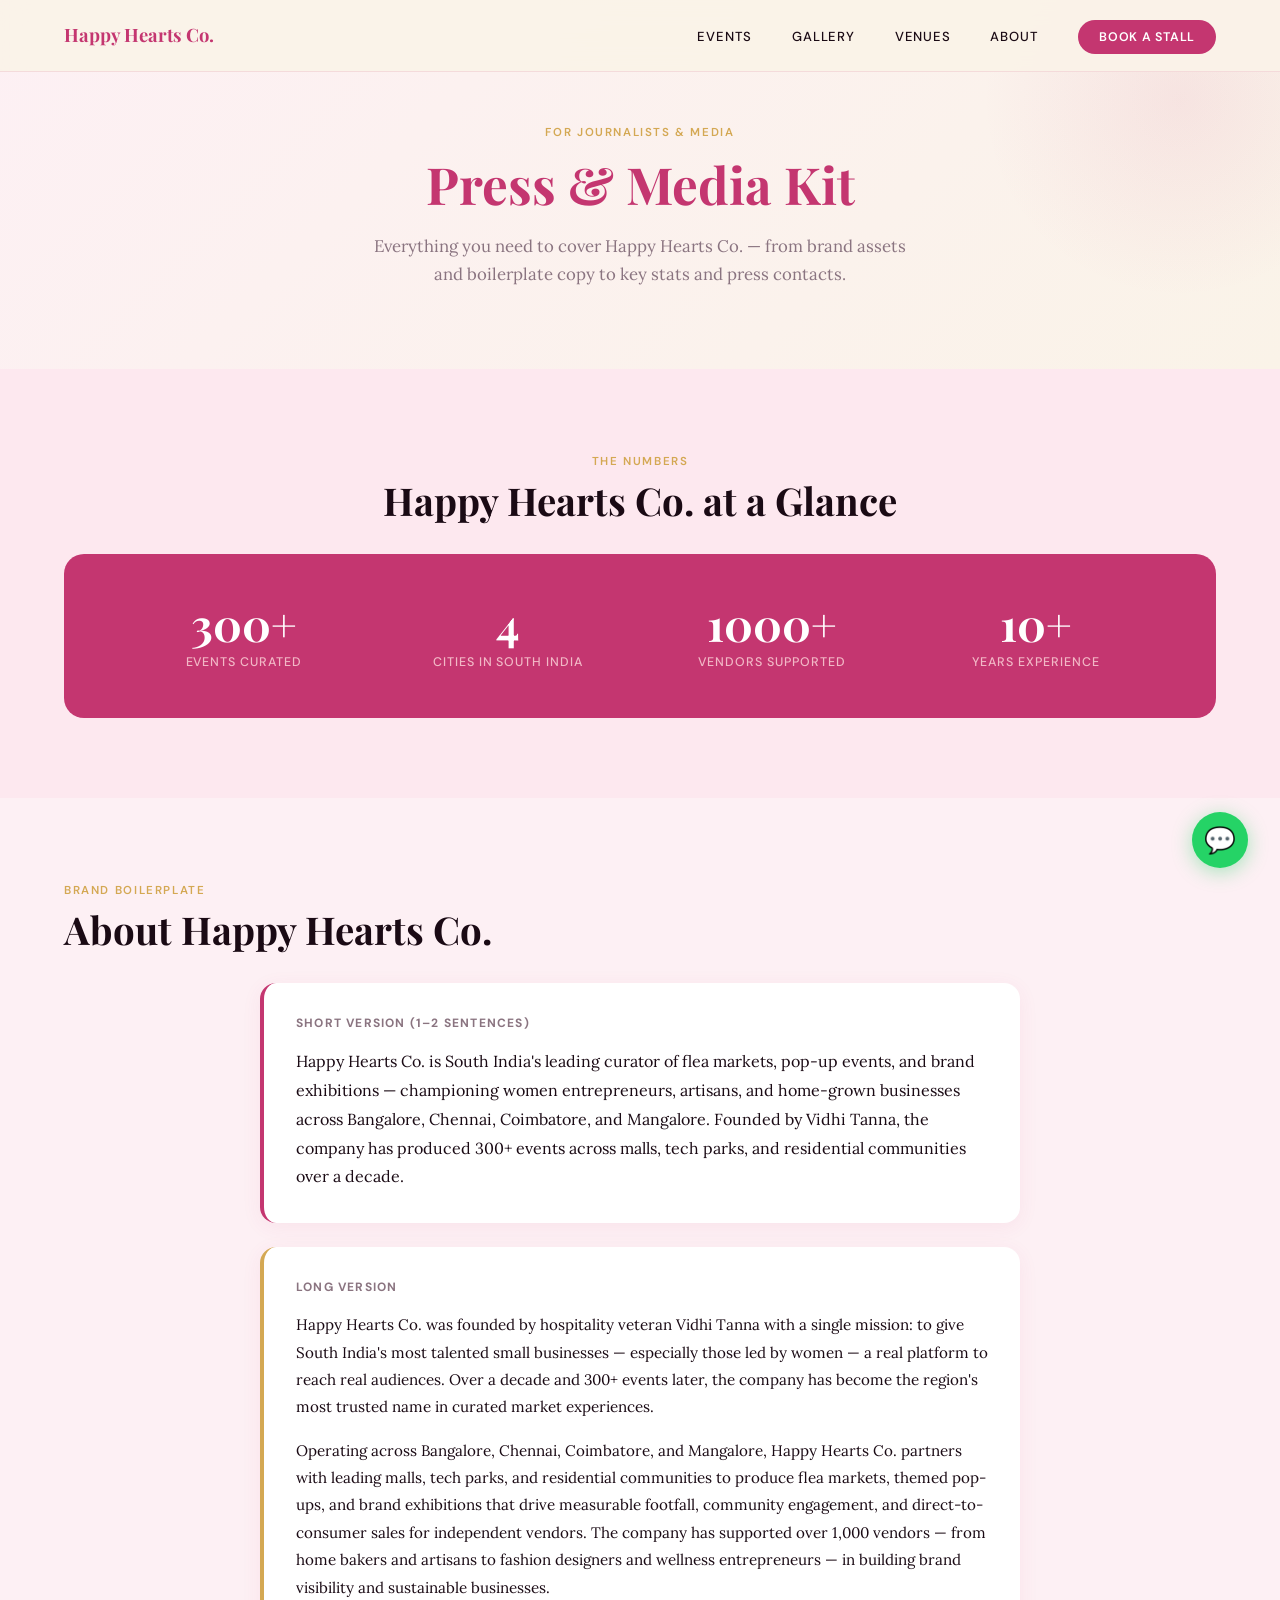
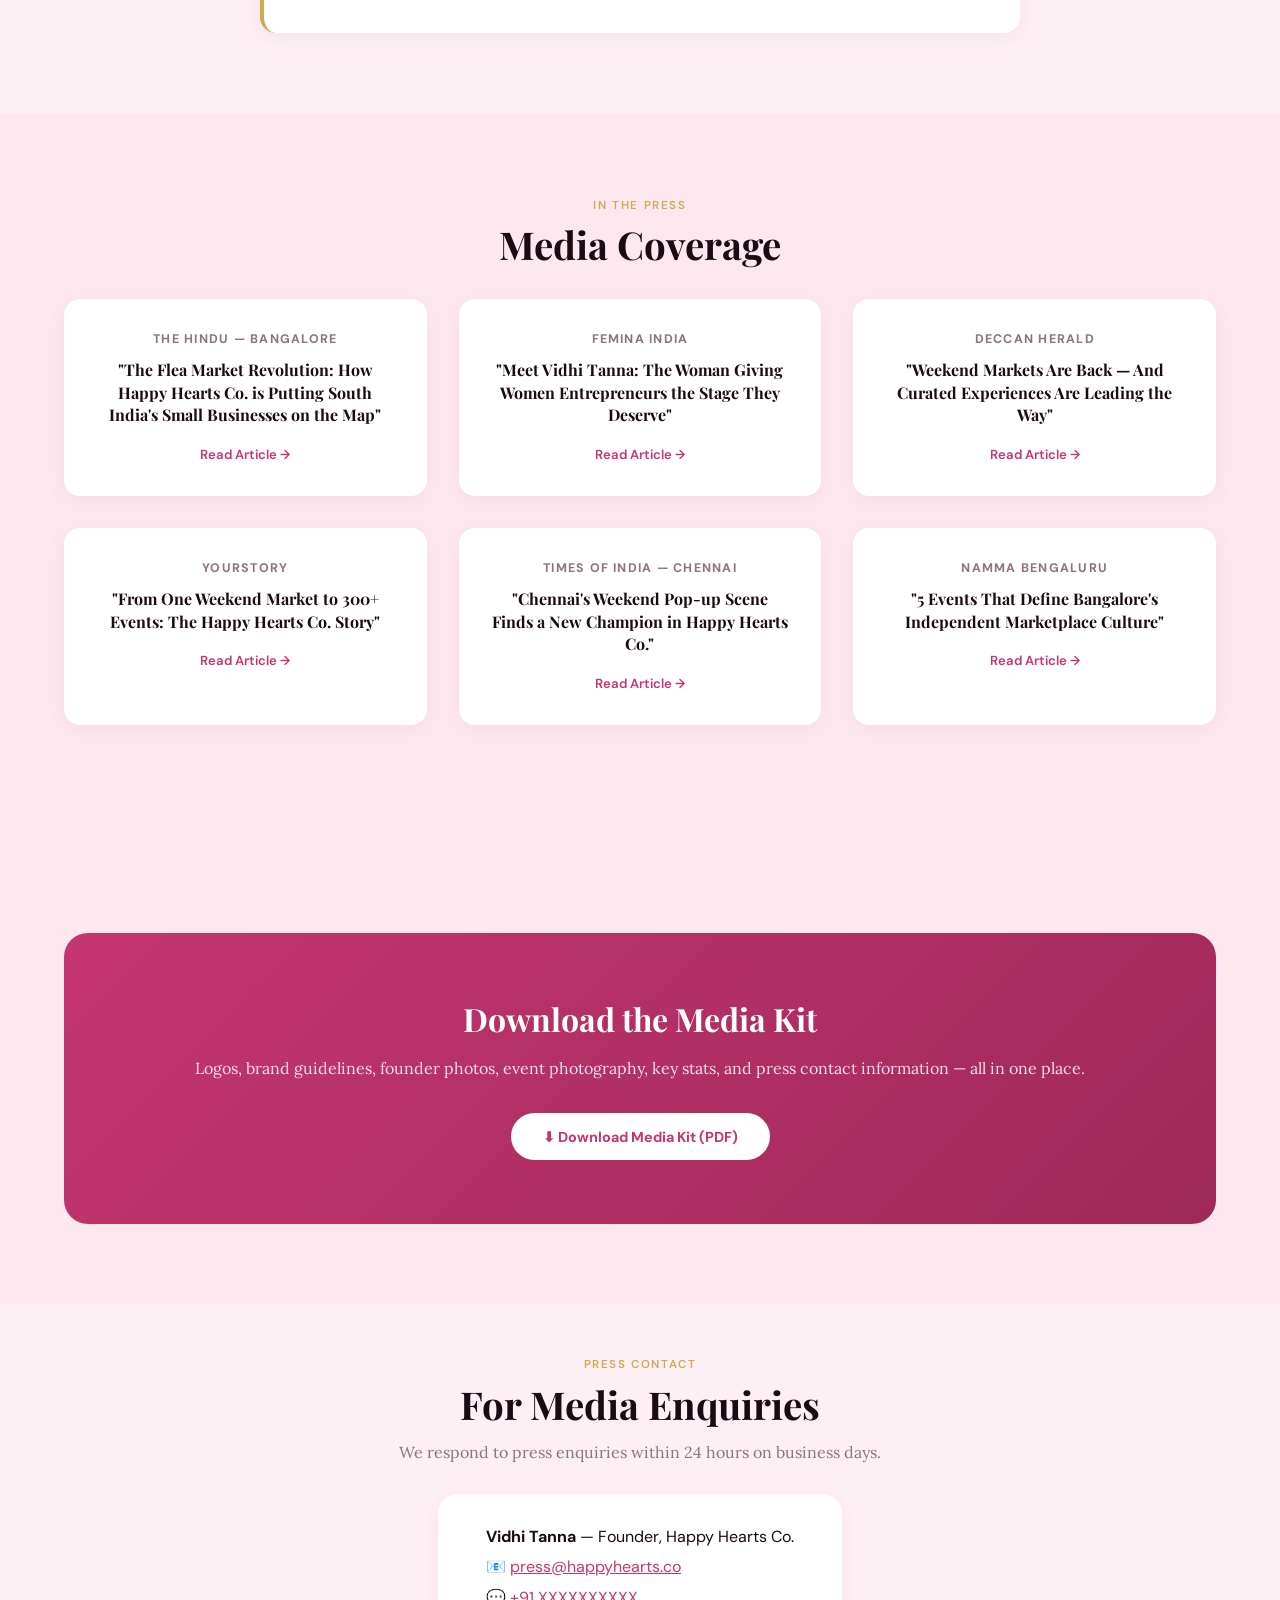
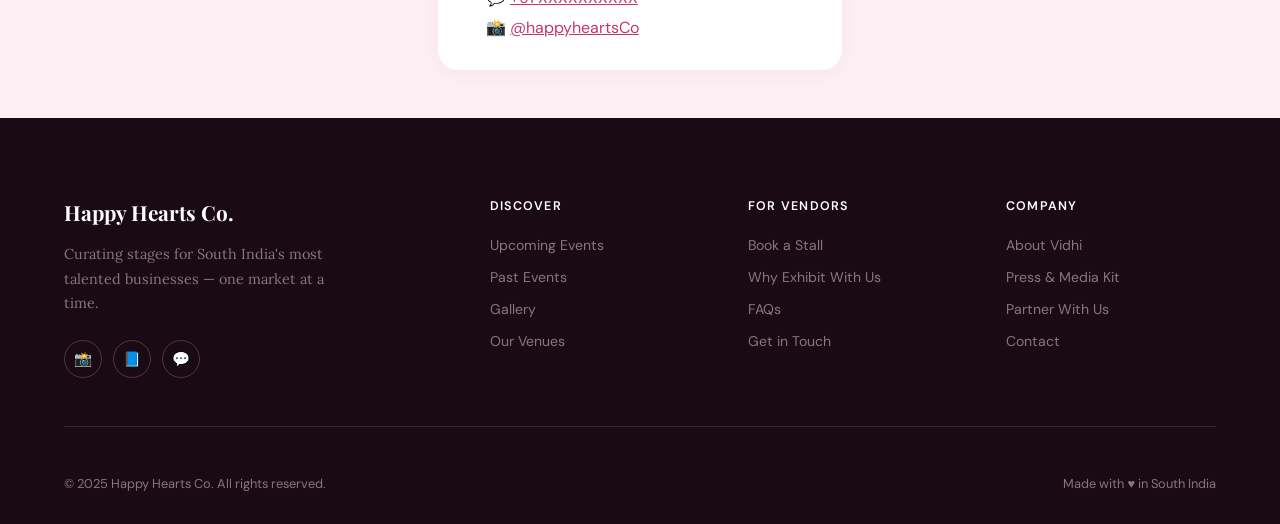
<file: happyhearts/press/index.html>
<!DOCTYPE html>
<html lang="en">
<head>
  <meta charset="UTF-8" />
  <meta name="viewport" content="width=device-width, initial-scale=1.0" />
  <title>Press &amp; Media Kit — Happy Hearts Co.</title>
  <meta name="description" content="Press resources, media kit, and coverage about Happy Hearts Co. — South India's leading flea market and pop-up curator." />
  <link rel="preconnect" href="https://fonts.googleapis.com">
  <link rel="preconnect" href="https://fonts.gstatic.com" crossorigin>
  <link href="https://fonts.googleapis.com/css2?family=Playfair+Display:ital,wght@0,400;0,600;0,700;1,400;1,600&family=DM+Sans:wght@300;400;500;600&family=Lora:ital,wght@0,400;1,400&family=Great+Vibes&display=swap" rel="stylesheet">
  <link rel="stylesheet" href="/css/styles.css">
</head>
<body>

<nav id="mainNav">
  <a href="/" class="nav-logo">
    <span class="nav-logo-text serif">Happy Hearts Co.</span>
  </a>
  <ul class="nav-links">
    <li><a href="/events">Events</a></li>
    <li><a href="/gallery">Gallery</a></li>
    <li><a href="/venues">Venues</a></li>
    <li><a href="/about">About</a></li>
    <li><a href="/vendors" class="nav-cta">Book a Stall</a></li>
  </ul>
  <button class="nav-toggle" id="navToggle" aria-label="Toggle menu">
    <span></span><span></span><span></span>
  </button>
</nav>

<div class="page-hero">
  <span class="page-hero-eyebrow">For Journalists &amp; Media</span>
  <h1 class="page-hero-title serif">Press &amp; Media Kit</h1>
  <p class="page-hero-sub lora">Everything you need to cover Happy Hearts Co. — from brand assets and boilerplate copy to key stats and press contacts.</p>
</div>

<!-- KEY STATS -->
<section class="content-section" style="text-align:center;">
  <span class="section-eyebrow">The Numbers</span>
  <h2 class="section-title serif">Happy Hearts Co. at a Glance</h2>
  <div class="stats-strip" style="margin-top:2rem;border-radius:20px;overflow:hidden;">
    <div class="stat-item visible">
      <div class="stat-num serif">300+</div>
      <div class="stat-label">Events Curated</div>
    </div>
    <div class="stat-item visible">
      <div class="stat-num serif">4</div>
      <div class="stat-label">Cities in South India</div>
    </div>
    <div class="stat-item visible">
      <div class="stat-num serif">1000+</div>
      <div class="stat-label">Vendors Supported</div>
    </div>
    <div class="stat-item visible">
      <div class="stat-num serif">10+</div>
      <div class="stat-label">Years Experience</div>
    </div>
  </div>
</section>

<!-- BOILERPLATE -->
<section class="content-section alt">
  <span class="section-eyebrow">Brand Boilerplate</span>
  <h2 class="section-title serif" style="margin-bottom:2rem;">About Happy Hearts Co.</h2>
  <div style="max-width:760px;margin:0 auto;">
    <div style="background:var(--white);border-radius:16px;padding:2rem;border-left:4px solid var(--brand);box-shadow:0 4px 20px rgba(196,54,112,0.07);margin-bottom:1.5rem;">
      <p style="font-size:0.75rem;font-weight:700;letter-spacing:0.1em;text-transform:uppercase;color:var(--warm-grey);margin-bottom:1rem;">Short Version (1–2 sentences)</p>
      <p class="lora" style="font-size:1rem;line-height:1.8;color:var(--espresso);">Happy Hearts Co. is South India's leading curator of flea markets, pop-up events, and brand exhibitions — championing women entrepreneurs, artisans, and home-grown businesses across Bangalore, Chennai, Coimbatore, and Mangalore. Founded by Vidhi Tanna, the company has produced 300+ events across malls, tech parks, and residential communities over a decade.</p>
    </div>
    <div style="background:var(--white);border-radius:16px;padding:2rem;border-left:4px solid var(--gold);box-shadow:0 4px 20px rgba(196,54,112,0.07);">
      <p style="font-size:0.75rem;font-weight:700;letter-spacing:0.1em;text-transform:uppercase;color:var(--warm-grey);margin-bottom:1rem;">Long Version</p>
      <p class="lora" style="font-size:0.95rem;line-height:1.8;color:var(--espresso);margin-bottom:1rem;">Happy Hearts Co. was founded by hospitality veteran Vidhi Tanna with a single mission: to give South India's most talented small businesses — especially those led by women — a real platform to reach real audiences. Over a decade and 300+ events later, the company has become the region's most trusted name in curated market experiences.</p>
      <p class="lora" style="font-size:0.95rem;line-height:1.8;color:var(--espresso);">Operating across Bangalore, Chennai, Coimbatore, and Mangalore, Happy Hearts Co. partners with leading malls, tech parks, and residential communities to produce flea markets, themed pop-ups, and brand exhibitions that drive measurable footfall, community engagement, and direct-to-consumer sales for independent vendors. The company has supported over 1,000 vendors — from home bakers and artisans to fashion designers and wellness entrepreneurs — in building brand visibility and sustainable businesses.</p>
    </div>
  </div>
</section>

<!-- PRESS COVERAGE -->
<section class="content-section" style="text-align:center;">
  <span class="section-eyebrow">In the Press</span>
  <h2 class="section-title serif">Media Coverage</h2>
  <div class="press-grid" style="margin-top:2rem;">
    <div class="press-card reveal">
      <div class="press-publication">The Hindu — Bangalore</div>
      <h3>"The Flea Market Revolution: How Happy Hearts Co. is Putting South India's Small Businesses on the Map"</h3>
      <a href="#" target="_blank">Read Article →</a>
    </div>
    <div class="press-card reveal">
      <div class="press-publication">Femina India</div>
      <h3>"Meet Vidhi Tanna: The Woman Giving Women Entrepreneurs the Stage They Deserve"</h3>
      <a href="#" target="_blank">Read Article →</a>
    </div>
    <div class="press-card reveal">
      <div class="press-publication">Deccan Herald</div>
      <h3>"Weekend Markets Are Back — And Curated Experiences Are Leading the Way"</h3>
      <a href="#" target="_blank">Read Article →</a>
    </div>
    <div class="press-card reveal">
      <div class="press-publication">YourStory</div>
      <h3>"From One Weekend Market to 300+ Events: The Happy Hearts Co. Story"</h3>
      <a href="#" target="_blank">Read Article →</a>
    </div>
    <div class="press-card reveal">
      <div class="press-publication">Times of India — Chennai</div>
      <h3>"Chennai's Weekend Pop-up Scene Finds a New Champion in Happy Hearts Co."</h3>
      <a href="#" target="_blank">Read Article →</a>
    </div>
    <div class="press-card reveal">
      <div class="press-publication">Namma Bengaluru</div>
      <h3>"5 Events That Define Bangalore's Independent Marketplace Culture"</h3>
      <a href="#" target="_blank">Read Article →</a>
    </div>
  </div>
</section>

<!-- MEDIA KIT DOWNLOAD -->
<section class="content-section" style="padding-bottom:5rem;">
  <div class="media-kit-box reveal">
    <h2 class="serif">Download the Media Kit</h2>
    <p class="lora">Logos, brand guidelines, founder photos, event photography, key stats, and press contact information — all in one place.</p>
    <a href="#" class="btn-white">⬇ Download Media Kit (PDF)</a>
  </div>
</section>

<!-- PRESS CONTACT -->
<section class="content-section alt" style="text-align:center;padding-top:3rem;padding-bottom:3rem;">
  <span class="section-eyebrow">Press Contact</span>
  <h2 class="section-title serif" style="margin-bottom:1rem;">For Media Enquiries</h2>
  <p class="lora" style="color:var(--warm-grey);margin-bottom:2rem;">We respond to press enquiries within 24 hours on business days.</p>
  <div style="display:inline-flex;flex-direction:column;gap:0.6rem;text-align:left;background:var(--white);padding:2rem 3rem;border-radius:20px;box-shadow:0 4px 20px rgba(196,54,112,0.07);">
    <p><strong>Vidhi Tanna</strong> — Founder, Happy Hearts Co.</p>
    <p>📧 <a href="mailto:press@happyhearts.co" style="color:var(--brand);">press@happyhearts.co</a></p>
    <p>💬 <a href="https://wa.me/91XXXXXXXXXX" style="color:var(--brand);">+91 XXXXXXXXXX</a></p>
    <p>📸 <a href="https://instagram.com/happyheartsCo" style="color:var(--brand);">@happyheartsCo</a></p>
  </div>
</section>

<footer>
  <div class="footer-top">
    <div>
      <div class="footer-logo-text serif">Happy Hearts Co.</div>
      <p class="footer-tagline lora">Curating stages for South India's most talented businesses — one market at a time.</p>
      <div class="footer-social">
        <a href="https://instagram.com/happyheartsCo" class="social-btn" target="_blank">📸</a>
        <a href="#" class="social-btn">📘</a>
        <a href="https://wa.me/91XXXXXXXXXX" class="social-btn" target="_blank">💬</a>
      </div>
    </div>
    <div class="footer-col"><h4>Discover</h4><ul class="footer-links"><li><a href="/events">Upcoming Events</a></li><li><a href="/events/past">Past Events</a></li><li><a href="/gallery">Gallery</a></li><li><a href="/venues">Our Venues</a></li></ul></div>
    <div class="footer-col"><h4>For Vendors</h4><ul class="footer-links"><li><a href="/vendors">Book a Stall</a></li><li><a href="/vendors#why">Why Exhibit With Us</a></li><li><a href="/vendors#faq">FAQs</a></li><li><a href="/contact">Get in Touch</a></li></ul></div>
    <div class="footer-col"><h4>Company</h4><ul class="footer-links"><li><a href="/about">About Vidhi</a></li><li><a href="/press">Press &amp; Media Kit</a></li><li><a href="/about#partner">Partner With Us</a></li><li><a href="/contact">Contact</a></li></ul></div>
  </div>
  <div class="footer-bottom">
    <div class="footer-legal">© 2025 Happy Hearts Co. All rights reserved.</div>
    <div class="footer-made">Made with ♥ in South India</div>
  </div>
</footer>
<a href="https://wa.me/91XXXXXXXXXX?text=Hi%20Happy%20Hearts%20Co.!" class="whatsapp-float" target="_blank" title="Chat on WhatsApp">💬</a>
<script src="/js/main.js"></script>
</body>
</html>
</file>
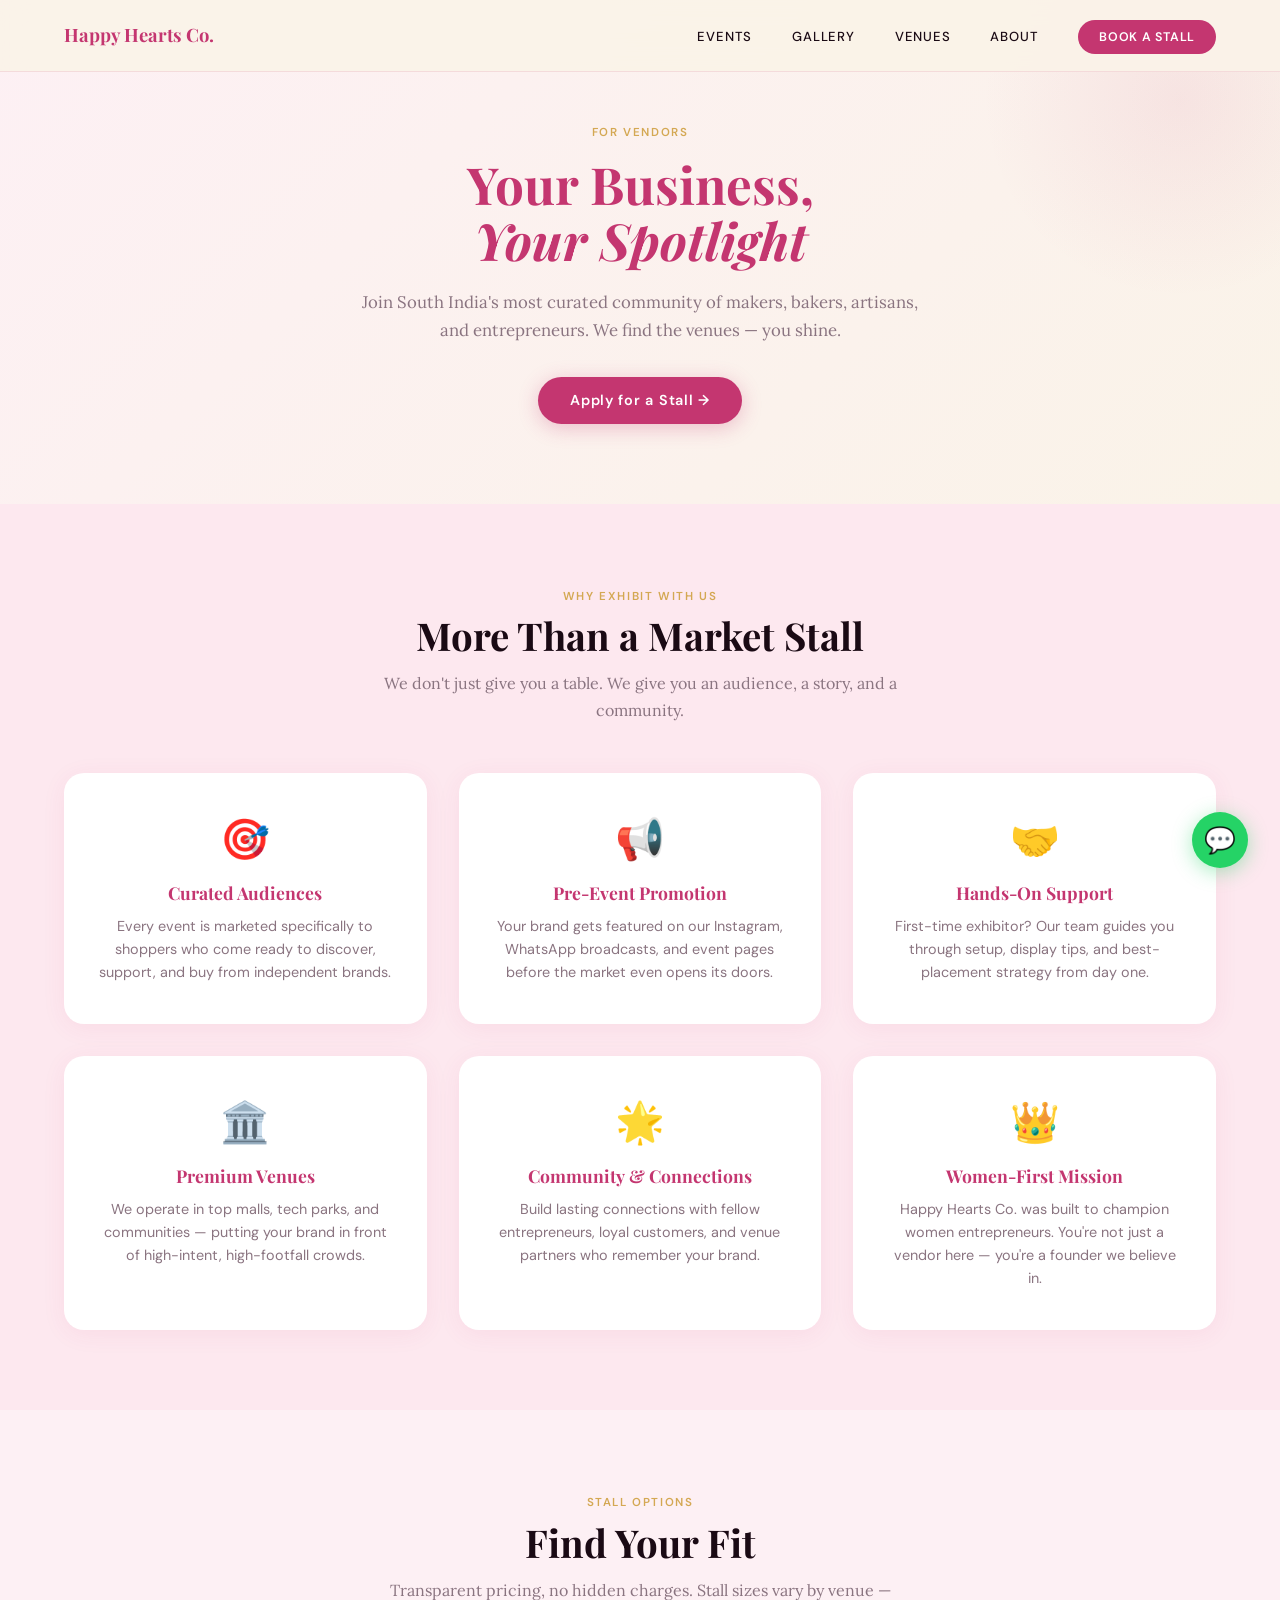
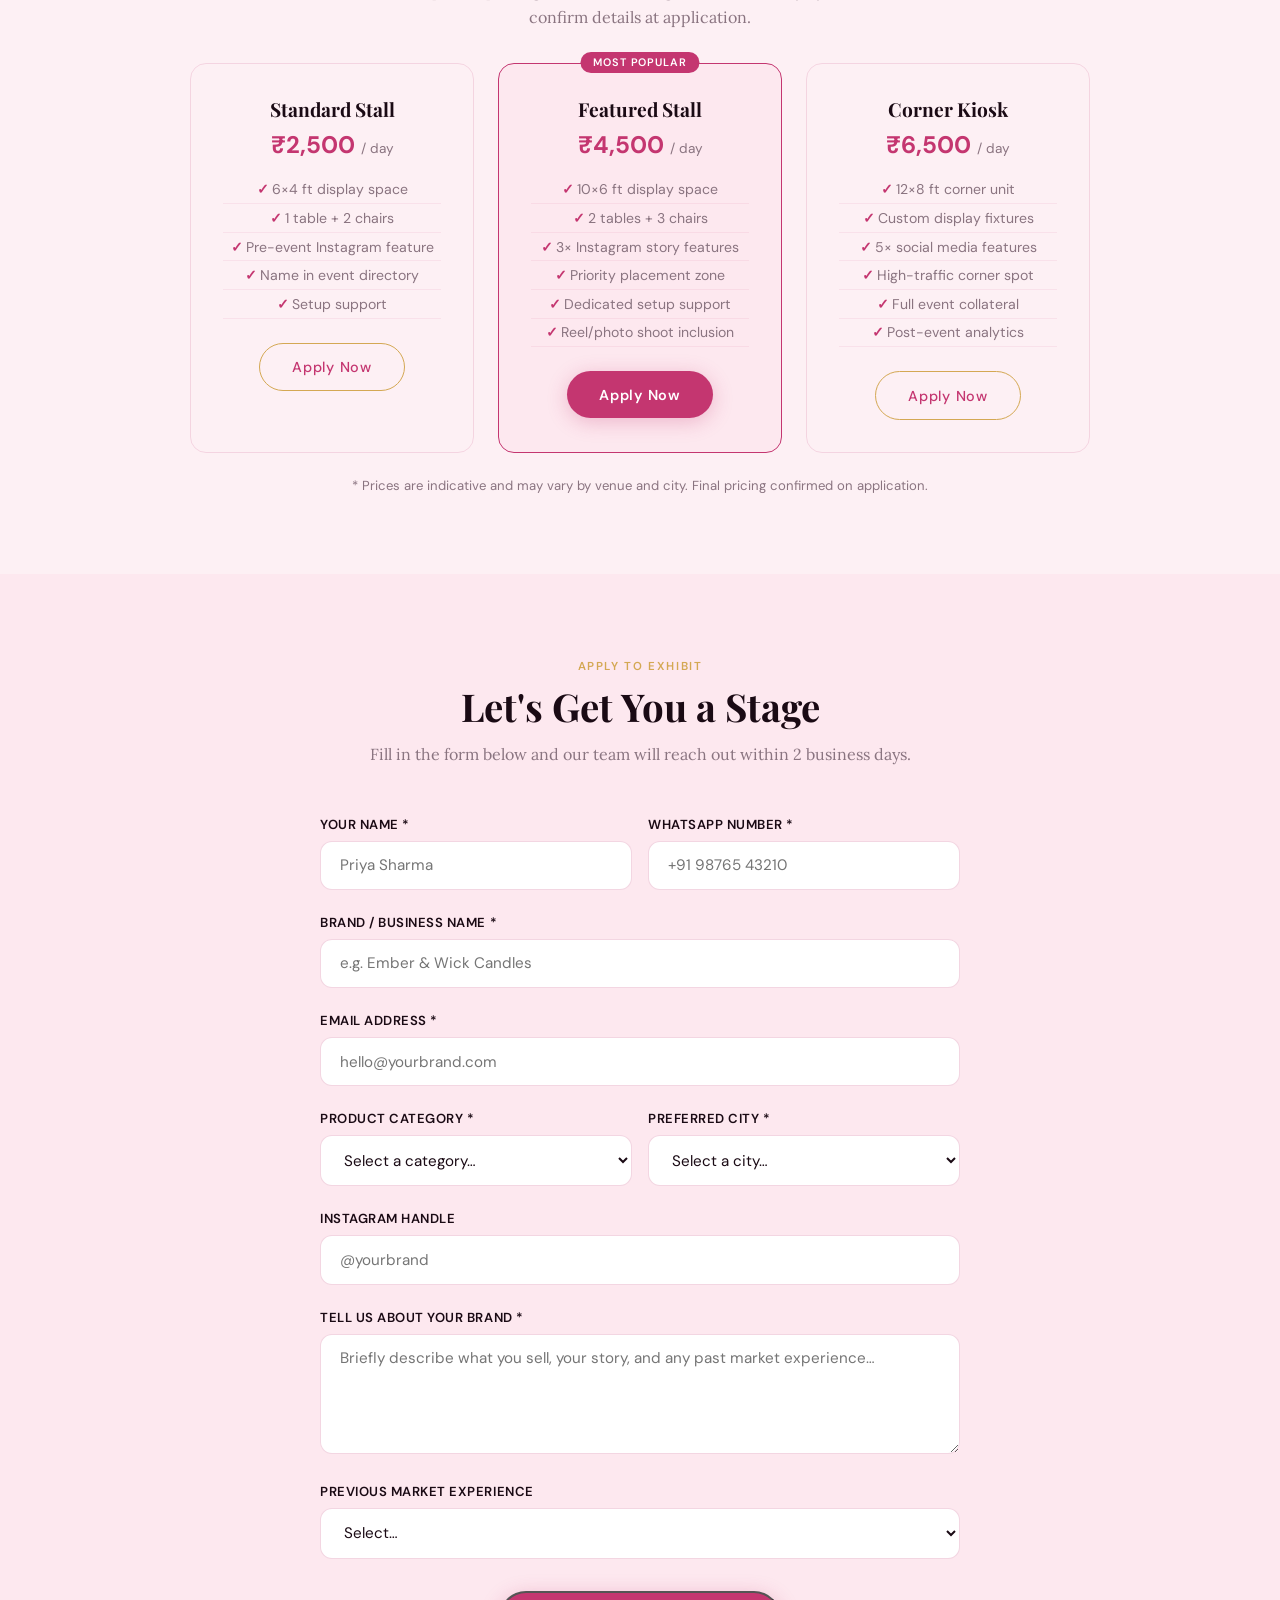
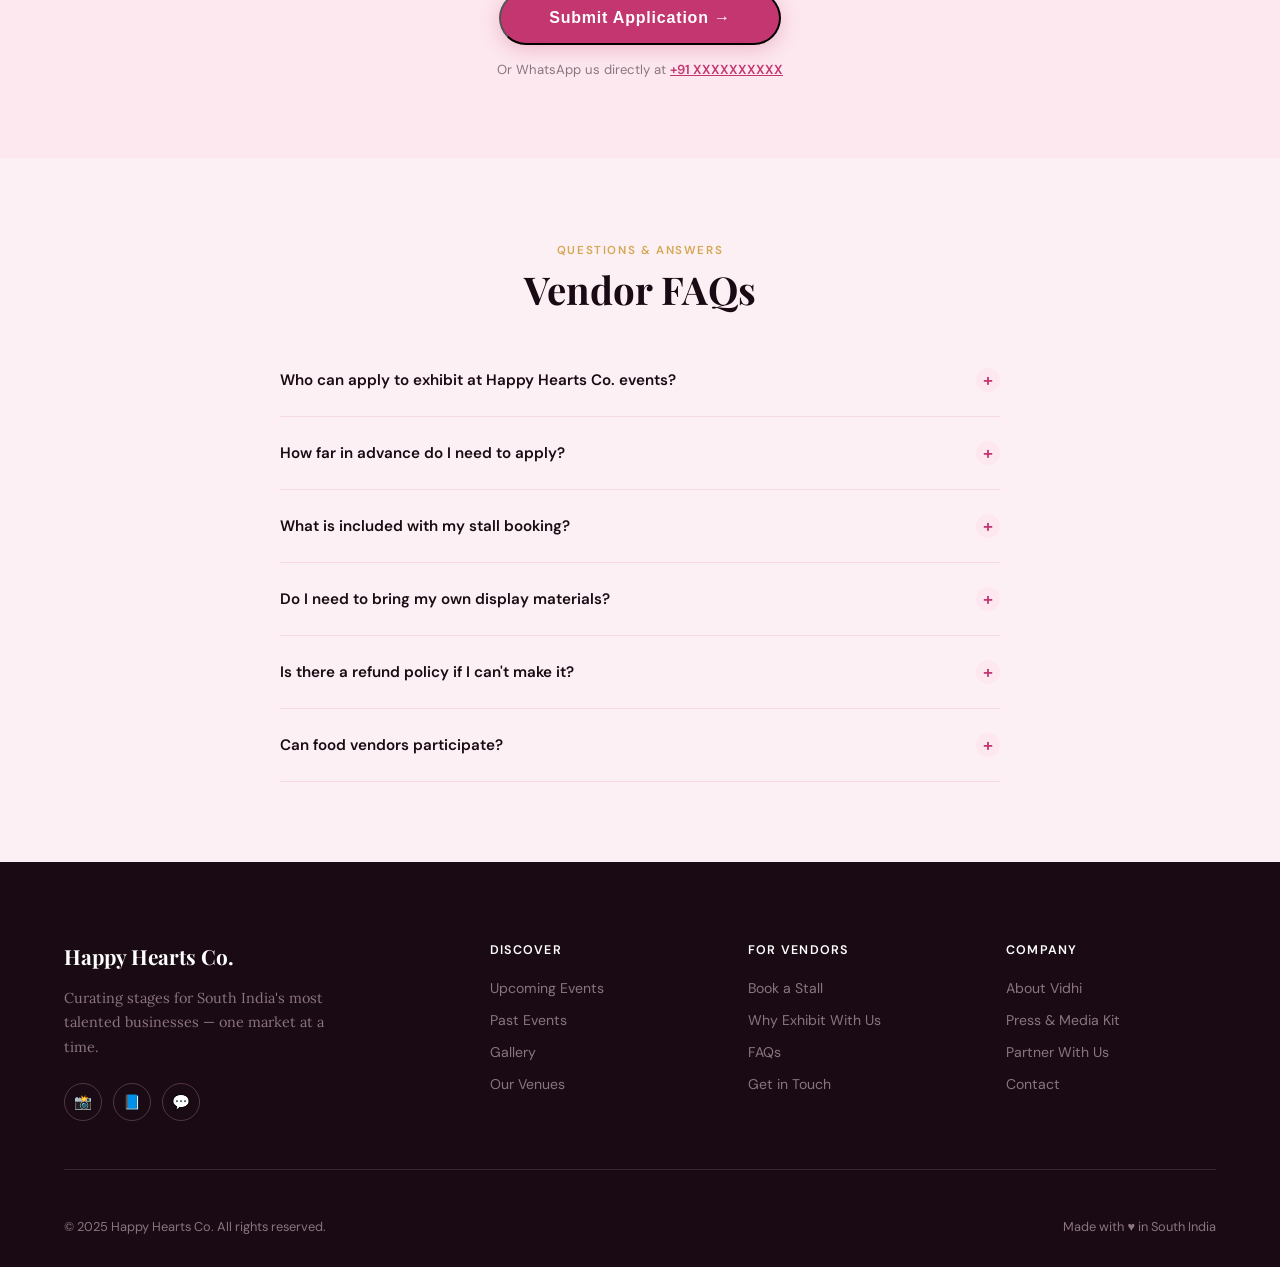
<file: happyhearts/vendors/index.html>
<!DOCTYPE html>
<html lang="en">
<head>
  <meta charset="UTF-8" />
  <meta name="viewport" content="width=device-width, initial-scale=1.0" />
  <title>Book a Stall — Happy Hearts Co.</title>
  <meta name="description" content="Apply to exhibit at Happy Hearts Co. flea markets and pop-ups across South India. Curated stalls for women entrepreneurs, artisans, home bakers and small businesses." />
  <link rel="preconnect" href="https://fonts.googleapis.com">
  <link rel="preconnect" href="https://fonts.gstatic.com" crossorigin>
  <link href="https://fonts.googleapis.com/css2?family=Playfair+Display:ital,wght@0,400;0,600;0,700;1,400;1,600&family=DM+Sans:wght@300;400;500;600&family=Lora:ital,wght@0,400;1,400&family=Great+Vibes&display=swap" rel="stylesheet">
  <link rel="stylesheet" href="/css/styles.css">
</head>
<body>

<nav id="mainNav">
  <a href="/" class="nav-logo">
    <span class="nav-logo-text serif">Happy Hearts Co.</span>
  </a>
  <ul class="nav-links">
    <li><a href="/events">Events</a></li>
    <li><a href="/gallery">Gallery</a></li>
    <li><a href="/venues">Venues</a></li>
    <li><a href="/about">About</a></li>
    <li><a href="/vendors" class="nav-cta">Book a Stall</a></li>
  </ul>
  <button class="nav-toggle" id="navToggle" aria-label="Toggle menu">
    <span></span><span></span><span></span>
  </button>
</nav>

<!-- PAGE HERO -->
<div class="page-hero">
  <span class="page-hero-eyebrow">For Vendors</span>
  <h1 class="page-hero-title serif">Your Business,<br><em>Your Spotlight</em></h1>
  <p class="page-hero-sub lora">Join South India's most curated community of makers, bakers, artisans, and entrepreneurs. We find the venues — you shine.</p>
  <a href="#apply" class="btn-primary" style="margin-top:2rem;">Apply for a Stall →</a>
</div>

<!-- WHY SECTION -->
<section id="why" class="content-section" style="text-align:center;">
  <span class="section-eyebrow">Why Exhibit With Us</span>
  <h2 class="section-title serif">More Than a Market Stall</h2>
  <p class="section-sub lora">We don't just give you a table. We give you an audience, a story, and a community.</p>
  <div class="why-grid">
    <div class="why-card reveal">
      <span class="why-icon">🎯</span>
      <h3>Curated Audiences</h3>
      <p>Every event is marketed specifically to shoppers who come ready to discover, support, and buy from independent brands.</p>
    </div>
    <div class="why-card reveal">
      <span class="why-icon">📢</span>
      <h3>Pre-Event Promotion</h3>
      <p>Your brand gets featured on our Instagram, WhatsApp broadcasts, and event pages before the market even opens its doors.</p>
    </div>
    <div class="why-card reveal">
      <span class="why-icon">🤝</span>
      <h3>Hands-On Support</h3>
      <p>First-time exhibitor? Our team guides you through setup, display tips, and best-placement strategy from day one.</p>
    </div>
    <div class="why-card reveal">
      <span class="why-icon">🏛️</span>
      <h3>Premium Venues</h3>
      <p>We operate in top malls, tech parks, and communities — putting your brand in front of high-intent, high-footfall crowds.</p>
    </div>
    <div class="why-card reveal">
      <span class="why-icon">🌟</span>
      <h3>Community &amp; Connections</h3>
      <p>Build lasting connections with fellow entrepreneurs, loyal customers, and venue partners who remember your brand.</p>
    </div>
    <div class="why-card reveal">
      <span class="why-icon">👑</span>
      <h3>Women-First Mission</h3>
      <p>Happy Hearts Co. was built to champion women entrepreneurs. You're not just a vendor here — you're a founder we believe in.</p>
    </div>
  </div>
</section>

<!-- STALL OPTIONS -->
<section class="content-section alt" style="text-align:center;">
  <span class="section-eyebrow">Stall Options</span>
  <h2 class="section-title serif">Find Your Fit</h2>
  <p class="section-sub lora">Transparent pricing, no hidden charges. Stall sizes vary by venue — confirm details at application.</p>
  <div class="stall-grid" style="max-width:900px;margin:2rem auto 0;">
    <div class="stall-card reveal">
      <h3>Standard Stall</h3>
      <div class="stall-price">₹2,500 <span>/ day</span></div>
      <ul class="stall-features">
        <li>6×4 ft display space</li>
        <li>1 table + 2 chairs</li>
        <li>Pre-event Instagram feature</li>
        <li>Name in event directory</li>
        <li>Setup support</li>
      </ul>
      <a href="#apply" class="btn-secondary" style="margin-top:1.5rem;display:inline-flex;">Apply Now</a>
    </div>
    <div class="stall-card popular reveal">
      <span class="popular-badge">Most Popular</span>
      <h3>Featured Stall</h3>
      <div class="stall-price">₹4,500 <span>/ day</span></div>
      <ul class="stall-features">
        <li>10×6 ft display space</li>
        <li>2 tables + 3 chairs</li>
        <li>3× Instagram story features</li>
        <li>Priority placement zone</li>
        <li>Dedicated setup support</li>
        <li>Reel/photo shoot inclusion</li>
      </ul>
      <a href="#apply" class="btn-primary" style="margin-top:1.5rem;display:inline-flex;">Apply Now</a>
    </div>
    <div class="stall-card reveal">
      <h3>Corner Kiosk</h3>
      <div class="stall-price">₹6,500 <span>/ day</span></div>
      <ul class="stall-features">
        <li>12×8 ft corner unit</li>
        <li>Custom display fixtures</li>
        <li>5× social media features</li>
        <li>High-traffic corner spot</li>
        <li>Full event collateral</li>
        <li>Post-event analytics</li>
      </ul>
      <a href="#apply" class="btn-secondary" style="margin-top:1.5rem;display:inline-flex;">Apply Now</a>
    </div>
  </div>
  <p style="margin-top:1.5rem;font-size:0.82rem;color:var(--warm-grey);">* Prices are indicative and may vary by venue and city. Final pricing confirmed on application.</p>
</section>

<!-- APPLICATION FORM -->
<section id="apply" class="content-section" style="text-align:center;">
  <span class="section-eyebrow">Apply to Exhibit</span>
  <h2 class="section-title serif">Let's Get You a Stage</h2>
  <p class="section-sub lora">Fill in the form below and our team will reach out within 2 business days.</p>
  <form id="vendorForm" class="contact-form" style="margin-top:3rem;text-align:left;" netlify>
    <div class="form-row">
      <div class="form-group">
        <label for="vName">Your Name *</label>
        <input type="text" id="vName" name="name" placeholder="Priya Sharma" required>
      </div>
      <div class="form-group">
        <label for="vPhone">WhatsApp Number *</label>
        <input type="tel" id="vPhone" name="phone" placeholder="+91 98765 43210" required>
      </div>
    </div>
    <div class="form-group">
      <label for="vBrand">Brand / Business Name *</label>
      <input type="text" id="vBrand" name="brand" placeholder="e.g. Ember &amp; Wick Candles" required>
    </div>
    <div class="form-group">
      <label for="vEmail">Email Address *</label>
      <input type="email" id="vEmail" name="email" placeholder="hello@yourbrand.com" required>
    </div>
    <div class="form-row">
      <div class="form-group">
        <label for="vCategory">Product Category *</label>
        <select id="vCategory" name="category" required>
          <option value="">Select a category…</option>
          <option>Fashion &amp; Apparel</option>
          <option>Handmade Crafts &amp; Art</option>
          <option>Home Décor &amp; Living</option>
          <option>Food &amp; Beverages</option>
          <option>Baked Goods &amp; Sweets</option>
          <option>Jewellery &amp; Accessories</option>
          <option>Wellness &amp; Skincare</option>
          <option>Books &amp; Stationery</option>
          <option>Kids &amp; Toys</option>
          <option>Plants &amp; Gardening</option>
          <option>Other</option>
        </select>
      </div>
      <div class="form-group">
        <label for="vCity">Preferred City *</label>
        <select id="vCity" name="city" required>
          <option value="">Select a city…</option>
          <option>Bangalore</option>
          <option>Chennai</option>
          <option>Coimbatore</option>
          <option>Mangalore</option>
          <option>Any / Flexible</option>
        </select>
      </div>
    </div>
    <div class="form-group">
      <label for="vInsta">Instagram Handle</label>
      <input type="text" id="vInsta" name="instagram" placeholder="@yourbrand">
    </div>
    <div class="form-group">
      <label for="vDesc">Tell Us About Your Brand *</label>
      <textarea id="vDesc" name="description" rows="4" placeholder="Briefly describe what you sell, your story, and any past market experience…" required></textarea>
    </div>
    <div class="form-group">
      <label for="vExperience">Previous Market Experience</label>
      <select id="vExperience" name="experience">
        <option value="">Select…</option>
        <option>First time exhibitor</option>
        <option>1–3 markets</option>
        <option>4–10 markets</option>
        <option>10+ markets</option>
      </select>
    </div>
    <div style="text-align:center;margin-top:2rem;">
      <button type="submit" class="btn-primary" style="font-size:1rem;padding:1rem 3rem;">Submit Application →</button>
      <p style="margin-top:1rem;font-size:0.82rem;color:var(--warm-grey);">Or WhatsApp us directly at <a href="https://wa.me/91XXXXXXXXXX" style="color:var(--brand);font-weight:600;">+91 XXXXXXXXXX</a></p>
    </div>
  </form>
</section>

<!-- FAQ -->
<section id="faq" class="content-section alt" style="text-align:center;">
  <span class="section-eyebrow">Questions &amp; Answers</span>
  <h2 class="section-title serif">Vendor FAQs</h2>
  <div class="faq-list" style="text-align:left;">
    <div class="faq-item">
      <div class="faq-q">
        Who can apply to exhibit at Happy Hearts Co. events?
        <span class="faq-icon">+</span>
      </div>
      <div class="faq-a">Any small business, home baker, artisan, or women entrepreneur is welcome to apply. We especially encourage first-time sellers and women-led brands. Products must be original, handmade, or home-produced — we don't accept resellers.</div>
    </div>
    <div class="faq-item">
      <div class="faq-q">
        How far in advance do I need to apply?
        <span class="faq-icon">+</span>
      </div>
      <div class="faq-a">We recommend applying at least 2–3 weeks before the event date. Spots fill up quickly, especially for Featured and Corner stalls. Once you apply, our team responds within 2 business days.</div>
    </div>
    <div class="faq-item">
      <div class="faq-q">
        What is included with my stall booking?
        <span class="faq-icon">+</span>
      </div>
      <div class="faq-a">All stall packages include the display space, furniture, pre-event social media promotion, inclusion in the event directory, and on-ground setup support. Featured and Corner stalls receive additional marketing and placement benefits.</div>
    </div>
    <div class="faq-item">
      <div class="faq-q">
        Do I need to bring my own display materials?
        <span class="faq-icon">+</span>
      </div>
      <div class="faq-a">We provide the table and chairs. You are responsible for your own display setup — tablecloths, shelving, signage, and any custom fixtures. Our team is happy to advise on display best practices before the event.</div>
    </div>
    <div class="faq-item">
      <div class="faq-q">
        Is there a refund policy if I can't make it?
        <span class="faq-icon">+</span>
      </div>
      <div class="faq-a">Cancellations made 7+ days before the event receive a 50% refund. Cancellations within 7 days are non-refundable, but we can defer your booking to the next event in the same city at no additional charge (subject to availability).</div>
    </div>
    <div class="faq-item">
      <div class="faq-q">
        Can food vendors participate?
        <span class="faq-icon">+</span>
      </div>
      <div class="faq-a">Yes! Home bakers, home chefs, packaged food brands, and artisan food makers are very welcome. You will need to ensure your products comply with local FSSAI regulations. Ready-to-eat cooked food (hot food stalls) is event-specific — please mention this in your application.</div>
    </div>
  </div>
</section>

<footer>
  <div class="footer-top">
    <div>
      <div class="footer-logo-text serif">Happy Hearts Co.</div>
      <p class="footer-tagline lora">Curating stages for South India's most talented businesses — one market at a time.</p>
      <div class="footer-social">
        <a href="https://instagram.com/happyheartsCo" class="social-btn" target="_blank">📸</a>
        <a href="#" class="social-btn">📘</a>
        <a href="https://wa.me/91XXXXXXXXXX" class="social-btn" target="_blank">💬</a>
      </div>
    </div>
    <div class="footer-col"><h4>Discover</h4><ul class="footer-links"><li><a href="/events">Upcoming Events</a></li><li><a href="/events/past">Past Events</a></li><li><a href="/gallery">Gallery</a></li><li><a href="/venues">Our Venues</a></li></ul></div>
    <div class="footer-col"><h4>For Vendors</h4><ul class="footer-links"><li><a href="/vendors">Book a Stall</a></li><li><a href="/vendors#why">Why Exhibit With Us</a></li><li><a href="/vendors#faq">FAQs</a></li><li><a href="/contact">Get in Touch</a></li></ul></div>
    <div class="footer-col"><h4>Company</h4><ul class="footer-links"><li><a href="/about">About Vidhi</a></li><li><a href="/press">Press &amp; Media Kit</a></li><li><a href="/about#partner">Partner With Us</a></li><li><a href="/contact">Contact</a></li></ul></div>
  </div>
  <div class="footer-bottom">
    <div class="footer-legal">© 2025 Happy Hearts Co. All rights reserved.</div>
    <div class="footer-made">Made with ♥ in South India</div>
  </div>
</footer>
<a href="https://wa.me/91XXXXXXXXXX?text=Hi%20Happy%20Hearts%20Co.!" class="whatsapp-float" target="_blank" title="Chat on WhatsApp">💬</a>
<script src="/js/main.js"></script>
</body>
</html>
</file>
<file: css/styles.css>
/* ============================================================
   Happy Hearts Co. — Main Stylesheet
   Brand: Warm feminine · Festival energy · South India roots
   ============================================================ */

/* ── DESIGN TOKENS ── */
:root {
  --brand:        #c43670;
  --brand-dark:   #9e2959;
  --brand-light:  #d9578d;
  --blush:        #F2B8C6;
  --blush-soft:   #fde8ef;
  --gold:         #D4A853;
  --gold-light:   #f0d898;
  --cream:        #FAF3E8;
  --powder:       #FDF0F4;
  --espresso:     #1A0A14;
  --warm-grey:    #8a7480;
  --white:        #ffffff;
}

/* ── RESET & BASE ── */
*, *::before, *::after { box-sizing: border-box; margin: 0; padding: 0; }
html { scroll-behavior: smooth; }
body {
  font-family: 'DM Sans', sans-serif;
  background-color: var(--blush-soft);
  color: var(--espresso);
  overflow-x: hidden;
}

/* ── FONT UTILITIES ── */
.serif  { font-family: 'Playfair Display', serif; }
.script { font-family: 'Great Vibes', cursive; }
.lora   { font-family: 'Lora', serif; }

/* ── SECTION UTILITIES ── */
.section-eyebrow {
  display: inline-block;
  font-size: 0.72rem;
  font-weight: 600;
  letter-spacing: 0.14em;
  text-transform: uppercase;
  color: var(--gold);
  margin-bottom: 0.6rem;
}
.section-title {
  font-family: 'Playfair Display', serif;
  font-size: clamp(1.9rem, 3vw, 2.8rem);
  font-weight: 700;
  color: var(--espresso);
  line-height: 1.15;
}
.section-sub {
  font-family: 'Lora', serif;
  font-size: 1rem;
  color: var(--warm-grey);
  line-height: 1.7;
  max-width: 560px;
  margin: 0.8rem auto 0;
}

/* ── BUTTONS ── */
.btn-primary {
  display: inline-flex;
  align-items: center;
  gap: 0.5rem;
  background: var(--brand);
  color: var(--white);
  padding: 0.9rem 2rem;
  border-radius: 50px;
  font-size: 0.9rem;
  font-weight: 600;
  letter-spacing: 0.05em;
  text-decoration: none;
  transition: background 0.2s, transform 0.2s, box-shadow 0.2s;
  box-shadow: 0 4px 20px rgba(196, 54, 112, 0.28);
}
.btn-primary:hover {
  background: var(--brand-dark);
  transform: translateY(-2px);
  box-shadow: 0 8px 30px rgba(196, 54, 112, 0.38);
}
.btn-secondary {
  display: inline-flex;
  align-items: center;
  gap: 0.5rem;
  background: transparent;
  color: var(--brand);
  padding: 0.9rem 2rem;
  border-radius: 50px;
  border: 1.5px solid var(--gold);
  font-size: 0.9rem;
  font-weight: 500;
  letter-spacing: 0.05em;
  text-decoration: none;
  transition: background 0.2s, transform 0.2s;
}
.btn-secondary:hover { background: var(--blush-soft); transform: translateY(-2px); }

/* ── SCROLL REVEAL ── */
.reveal {
  opacity: 0;
  transform: translateY(28px);
  transition: opacity 0.7s ease, transform 0.7s ease;
}
.reveal.visible {
  opacity: 1;
  transform: none;
}

/* ── NAVIGATION ── */
nav {
  position: fixed;
  top: 0; left: 0; right: 0;
  z-index: 100;
  padding: 0 5vw;
  height: 72px;
  display: flex;
  align-items: center;
  justify-content: space-between;
  background: rgba(250, 243, 232, 0.94);
  backdrop-filter: blur(14px);
  border-bottom: 1px solid rgba(196, 54, 112, 0.12);
  transition: box-shadow 0.3s;
}
nav.scrolled { box-shadow: 0 4px 30px rgba(196, 54, 112, 0.08); }

.nav-logo {
  display: flex;
  align-items: center;
  gap: 0.6rem;
  text-decoration: none;
}
.nav-logo-img { height: 44px; width: auto; display: block; }
.nav-logo-text {
  font-family: 'Playfair Display', serif;
  font-size: 1.15rem;
  font-weight: 700;
  color: var(--brand);
  line-height: 1.2;
}

.nav-links {
  display: flex;
  gap: 2.5rem;
  list-style: none;
}
.nav-links a {
  text-decoration: none;
  font-size: 0.82rem;
  font-weight: 500;
  letter-spacing: 0.06em;
  text-transform: uppercase;
  color: var(--espresso);
  position: relative;
  transition: color 0.2s;
}
.nav-links a::after {
  content: '';
  position: absolute;
  bottom: -3px; left: 0;
  width: 0; height: 1.5px;
  background: var(--gold);
  transition: width 0.3s ease;
}
.nav-links a:hover { color: var(--brand); }
.nav-links a:hover::after { width: 100%; }
.nav-links a.active { color: var(--brand); }
.nav-links a.active::after { width: 100%; }

.nav-cta {
  background: var(--brand) !important;
  color: var(--white) !important;
  padding: 0.55rem 1.3rem;
  border-radius: 50px;
  font-size: 0.78rem !important;
  font-weight: 600 !important;
  letter-spacing: 0.08em;
  transition: background 0.2s, transform 0.2s !important;
}
.nav-cta:hover { background: var(--brand-dark) !important; transform: translateY(-1px); }
.nav-cta::after { display: none !important; }

/* Mobile hamburger */
.nav-toggle {
  display: none;
  flex-direction: column;
  gap: 5px;
  cursor: pointer;
  padding: 4px;
  background: none;
  border: none;
}
.nav-toggle span {
  display: block;
  width: 24px;
  height: 2px;
  background: var(--espresso);
  border-radius: 2px;
  transition: all 0.3s;
}

/* ── HERO ── */
.hero {
  min-height: 100vh;
  padding-top: 72px;
  display: grid;
  grid-template-columns: 1fr 1fr;
  background: var(--cream);
  position: relative;
  overflow: hidden;
}
.hero-left {
  padding: 8vh 5vw 8vh 7vw;
  display: flex;
  flex-direction: column;
  justify-content: center;
  position: relative;
  z-index: 2;
}
.hero-headline {
  font-family: 'Playfair Display', serif;
  font-size: clamp(2.8rem, 4.5vw, 5rem);
  font-weight: 700;
  color: var(--brand);
  line-height: 1.08;
  margin-bottom: 1.8rem;
  opacity: 0;
  transform: translateY(20px);
  animation: fadeUp 0.8s forwards 0.3s;
}
.hero-headline em { font-style: italic; color: var(--brand-dark); }
.hero-sub {
  font-family: 'Lora', serif;
  font-size: 1.05rem;
  line-height: 1.7;
  color: var(--warm-grey);
  max-width: 460px;
  margin-bottom: 2.8rem;
  opacity: 0;
  transform: translateY(20px);
  animation: fadeUp 0.8s forwards 0.5s;
}
.hero-ctas {
  display: flex;
  gap: 1rem;
  align-items: center;
  flex-wrap: wrap;
  opacity: 0;
  transform: translateY(20px);
  animation: fadeUp 0.8s forwards 0.7s;
}
.hero-badge {
  margin-top: 2.8rem;
  display: inline-flex;
  align-items: center;
  gap: 0.7rem;
  background: var(--brand);
  color: var(--blush);
  padding: 0.6rem 1.2rem;
  border-radius: 50px;
  font-size: 0.78rem;
  font-weight: 500;
  letter-spacing: 0.04em;
  width: fit-content;
  opacity: 0;
  animation: fadeUp 0.8s forwards 0.9s;
}
.badge-dot {
  width: 7px; height: 7px;
  background: var(--gold);
  border-radius: 50%;
  animation: pulse 1.5s infinite;
}

/* Hero right — venue tiles */
.hero-right {
  position: relative;
  overflow: hidden;
  background: var(--powder);
}
.hero-tiles {
  position: absolute;
  inset: 0;
  display: grid;
  grid-template-columns: 1fr 1fr;
  grid-template-rows: 1fr 1fr;
  gap: 2px;
}
.hero-tile {
  position: relative;
  overflow: hidden;
  background: var(--blush-soft);
  display: flex;
  align-items: flex-end;
  padding: 1.5rem;
  opacity: 0;
  animation: fadeUp 0.6s forwards;
}
.hero-tile:nth-child(1) { animation-delay: 0.4s; }
.hero-tile:nth-child(2) { animation-delay: 0.55s; }
.hero-tile:nth-child(3) { animation-delay: 0.7s; }
.hero-tile:nth-child(4) { animation-delay: 0.85s; }
.tile-bg {
  position: absolute;
  inset: 0;
  transition: transform 0.5s ease;
}
.hero-tile:hover .tile-bg { transform: scale(1.05); }
.tb-1 { background: url('/images/banner/flea-market.jpg') center/cover; }
.tb-2 { background: url('/images/banner/pop-ups.jpg') center/cover; }
.tb-3 { background: url('/images/banner/exhibitions.jpg') center/cover; }
.tb-4 { background: url('/images/banner/themed-events.jpg') center/cover; }
.tile-label {
  position: relative;
  z-index: 2;
  font-size: 0.78rem;
  font-weight: 600;
  letter-spacing: 0.1em;
  text-transform: uppercase;
  color: var(--espresso);
  background: rgba(255,255,255,0.85);
  padding: 0.3rem 0.7rem;
  border-radius: 20px;
}

/* ── STATS STRIP ── */
.stats-strip {
  background: var(--brand);
  padding: 3rem 5vw;
  display: grid;
  grid-template-columns: repeat(4, 1fr);
  gap: 2rem;
}
.stat-item {
  text-align: center;
  opacity: 0;
  transform: translateY(20px);
  transition: opacity 0.6s ease, transform 0.6s ease;
}
.stat-item.visible { opacity: 1; transform: none; }
.stat-num {
  font-family: 'Playfair Display', serif;
  font-size: clamp(2rem, 3.5vw, 3rem);
  font-weight: 700;
  color: var(--white);
  line-height: 1;
}
.stat-label {
  font-size: 0.78rem;
  font-weight: 500;
  letter-spacing: 0.08em;
  text-transform: uppercase;
  color: var(--blush);
  margin-top: 0.4rem;
}

/* ── ABOUT STRIP ── */
.about-strip {
  display: grid;
  grid-template-columns: 1fr 1fr;
  gap: 0;
  min-height: 520px;
}
.about-visual {
  background: linear-gradient(160deg, var(--blush-soft) 0%, var(--powder) 100%);
  display: flex;
  align-items: center;
  justify-content: center;
  padding: 4rem;
  position: relative;
  overflow: hidden;
}
.about-visual-inner {
  text-align: center;
}
.about-founder-img {
  width: 180px;
  height: 180px;
  border-radius: 50%;
  object-fit: cover;
  border: 4px solid var(--white);
  box-shadow: 0 12px 40px rgba(196, 54, 112, 0.2);
  margin-bottom: 1rem;
}
.about-founder-placeholder {
  width: 180px;
  height: 180px;
  border-radius: 50%;
  background: linear-gradient(135deg, var(--brand-light) 0%, var(--brand-dark) 100%);
  display: flex;
  align-items: center;
  justify-content: center;
  margin: 0 auto 1rem;
  font-family: 'Playfair Display', serif;
  font-size: 3rem;
  color: white;
  box-shadow: 0 12px 40px rgba(196, 54, 112, 0.3);
}
.about-founder-name {
  font-family: 'Playfair Display', serif;
  font-size: 1.3rem;
  color: var(--brand);
  font-weight: 700;
}
.about-founder-title {
  font-size: 0.82rem;
  color: var(--warm-grey);
  letter-spacing: 0.05em;
}
.about-content {
  padding: 5rem 5vw;
  display: flex;
  flex-direction: column;
  justify-content: center;
}
.about-content p {
  font-family: 'Lora', serif;
  font-size: 1rem;
  line-height: 1.8;
  color: var(--warm-grey);
  margin-bottom: 1.2rem;
}

/* ── EVENTS / SERVICES SECTION ── */
.events-section {
  padding: 6rem 5vw;
  text-align: center;
}
.events-grid {
  display: grid;
  grid-template-columns: repeat(3, 1fr);
  gap: 2rem;
  margin-top: 3rem;
  text-align: left;
}
.event-card {
  background: var(--white);
  border-radius: 20px;
  overflow: hidden;
  box-shadow: 0 4px 24px rgba(196, 54, 112, 0.07);
  transition: transform 0.3s ease, box-shadow 0.3s ease;
  text-decoration: none;
  color: inherit;
  display: block;
}
.event-card:hover {
  transform: translateY(-6px);
  box-shadow: 0 16px 48px rgba(196, 54, 112, 0.14);
}
.event-card-img {
  height: 200px;
  position: relative;
  overflow: hidden;
}
.event-card-bg {
  position: absolute;
  inset: 0;
  transition: transform 0.5s ease;
}
.event-card:hover .event-card-bg { transform: scale(1.06); }
.ec-1 { background: url('/images/cards/curated-flea-markets.jpg') center/cover; }
.ec-2 { background: url('/images/cards/themed-popup-events.jpg') center/cover; }
.ec-3 { background: url('/images/cards/brand-exhibitions.jpg') center/cover; }
.ec-4 { background: url('/images/cards/mall-tech-activations.jpg') center/cover; }
.ec-5 { background: url('/images/cards/women-entrepreneur-spotlights.jpg') center/cover; }
.ec-6 { background: url('/images/cards/bespoke-events.jpg') center/cover; }
.event-card-tag {
  position: absolute;
  top: 1rem; left: 1rem;
  background: rgba(255,255,255,0.92);
  color: var(--brand);
  font-size: 0.72rem;
  font-weight: 600;
  letter-spacing: 0.08em;
  text-transform: uppercase;
  padding: 0.25rem 0.7rem;
  border-radius: 20px;
  z-index: 2;
}
.event-card-body { padding: 1.5rem; }
.event-card-title {
  font-family: 'Playfair Display', serif;
  font-size: 1.1rem;
  font-weight: 700;
  color: var(--espresso);
  margin-bottom: 0.5rem;
}
.event-card-meta {
  font-size: 0.8rem;
  color: var(--warm-grey);
  margin-bottom: 0.8rem;
  display: flex;
  gap: 1rem;
}
.event-card-desc {
  font-size: 0.88rem;
  line-height: 1.6;
  color: var(--warm-grey);
}

/* ── TESTIMONIALS ── */
.testi-section {
  padding: 6rem 0 5rem;
  background: var(--powder);
  overflow: hidden;
}
.testi-header {
  text-align: center;
  padding: 0 5vw 3rem;
}
.testi-track {
  display: flex;
  gap: 1.5rem;
  padding: 1rem 5vw 2rem;
  overflow-x: auto;
  scroll-snap-type: x mandatory;
  cursor: grab;
  scrollbar-width: none;
  -ms-overflow-style: none;
}
.testi-track::-webkit-scrollbar { display: none; }
.testi-track.dragging { cursor: grabbing; }
.testi-card {
  min-width: 340px;
  max-width: 340px;
  background: var(--white);
  border-radius: 20px;
  padding: 2rem;
  scroll-snap-align: start;
  box-shadow: 0 4px 24px rgba(196, 54, 112, 0.07);
  flex-shrink: 0;
}
.testi-text {
  font-family: 'Lora', serif;
  font-size: 0.95rem;
  line-height: 1.75;
  color: var(--espresso);
  margin-bottom: 1.5rem;
}
.testi-author {
  display: flex;
  align-items: center;
  gap: 0.8rem;
}
.testi-avatar {
  width: 44px; height: 44px;
  border-radius: 50%;
  flex-shrink: 0;
  display: flex;
  align-items: center;
  justify-content: center;
  font-size: 1.1rem;
  color: white;
  font-weight: 600;
}
.ta-1 { background: linear-gradient(135deg, var(--brand-light), var(--brand-dark)); }
.ta-2 { background: linear-gradient(135deg, #D4A853, #b8842a); }
.ta-3 { background: linear-gradient(135deg, #a8d4a8, #408040); }
.ta-4 { background: linear-gradient(135deg, #a8c4d4, #406080); }
.testi-info { flex: 1; }
.testi-name { font-size: 0.88rem; font-weight: 600; color: var(--espresso); }
.testi-role { font-size: 0.78rem; color: var(--warm-grey); margin-top: 0.1rem; }
.testi-type-badge {
  font-size: 0.68rem;
  font-weight: 600;
  letter-spacing: 0.06em;
  text-transform: uppercase;
  color: var(--brand);
  background: var(--blush-soft);
  padding: 0.2rem 0.6rem;
  border-radius: 20px;
}
.testi-type-badge.venue { color: #4080a8; background: #e0f0f8; }
.testi-dots {
  display: flex;
  justify-content: center;
  gap: 0.5rem;
  margin-top: 1.5rem;
}
.tdot {
  width: 8px; height: 8px;
  border-radius: 50%;
  background: var(--blush);
  border: none;
  cursor: pointer;
  transition: background 0.2s, transform 0.2s;
}
.tdot.active { background: var(--brand); transform: scale(1.3); }

/* ── CITIES ── */
.cities-section {
  padding: 6rem 5vw;
  text-align: center;
}
.cities-header { margin-bottom: 3rem; }
.cities-grid {
  display: grid;
  grid-template-columns: repeat(4, 1fr);
  gap: 1.5rem;
}
.city-card {
  position: relative;
  border-radius: 20px;
  overflow: hidden;
  aspect-ratio: 3/4;
  display: flex;
  align-items: flex-end;
  text-decoration: none;
  color: inherit;
}
.city-bg {
  position: absolute;
  inset: 0;
  transition: transform 0.5s ease;
}
.city-card:hover .city-bg { transform: scale(1.06); }
.cb-1 { background: url('/images/cities/bangalore.jpg') center/cover; }
.cb-2 { background: url('/images/cities/chennai.jpg') center/cover; }
.cb-3 { background: url('/images/cities/coimbatore.jpg') center/cover; }
.cb-4 { background: url('/images/cities/mangalore.jpg') center/cover; }
.city-overlay {
  position: relative;
  z-index: 2;
  padding: 1.5rem;
  width: 100%;
  background: linear-gradient(0deg, rgba(26,10,20,0.7) 0%, transparent 100%);
}
.city-emoji { font-size: 2rem; display: block; margin-bottom: 0.4rem; }
.city-name {
  font-family: 'Playfair Display', serif;
  font-size: 1.3rem;
  font-weight: 700;
  color: var(--white);
}
.city-count { font-size: 0.78rem; color: var(--gold-light); margin-top: 0.2rem; }

/* ── INSTAGRAM SECTION ── */
.insta-section {
  padding: 5rem 5vw;
  background: var(--espresso);
  text-align: center;
}
.insta-handle {
  font-family: 'Great Vibes', cursive;
  font-size: 2.8rem;
  color: var(--gold);
  margin-bottom: 0.3rem;
}
.insta-sub {
  font-size: 0.82rem;
  font-weight: 500;
  letter-spacing: 0.12em;
  text-transform: uppercase;
  color: var(--blush);
  margin-bottom: 2.5rem;
}
.insta-grid {
  display: grid;
  grid-template-columns: repeat(6, 1fr);
  gap: 4px;
  margin-bottom: 2.5rem;
}
.insta-cell {
  aspect-ratio: 1;
  position: relative;
  overflow: hidden;
  border-radius: 8px;
  cursor: pointer;
}
.insta-placeholder {
  position: absolute;
  inset: 0;
  transition: transform 0.4s ease;
}
.insta-cell:hover .insta-placeholder { transform: scale(1.08); }
.ip-1 { background: linear-gradient(135deg, #f9c6d6, #c43670); }
.ip-2 { background: linear-gradient(135deg, #fde8c6, #D4A853); }
.ip-3 { background: linear-gradient(135deg, #c6f0d6, #40a860); }
.ip-4 { background: linear-gradient(135deg, #c6d6f9, #4060c4); }
.ip-5 { background: linear-gradient(135deg, #f0c6f0, #a040a0); }
.ip-6 { background: linear-gradient(135deg, #f9f0c6, #c0a040); }
.insta-overlay {
  position: absolute;
  inset: 0;
  background: rgba(196, 54, 112, 0.5);
  display: flex;
  align-items: center;
  justify-content: center;
  opacity: 0;
  transition: opacity 0.3s ease;
  font-size: 1.5rem;
  color: white;
}
.insta-cell:hover .insta-overlay { opacity: 1; }

/* ── FOOTER ── */
footer {
  background: var(--espresso);
  color: var(--blush);
  padding: 5rem 5vw 2rem;
}
.footer-top {
  display: grid;
  grid-template-columns: 1.8fr 1fr 1fr 1fr;
  gap: 3rem;
  margin-bottom: 3rem;
  padding-bottom: 3rem;
  border-bottom: 1px solid rgba(242, 184, 198, 0.15);
}
.footer-logo-img {
  height: 48px;
  width: auto;
  margin-bottom: 1rem;
  display: block;
}
.footer-logo-text {
  font-family: 'Playfair Display', serif;
  font-size: 1.3rem;
  font-weight: 700;
  color: var(--white);
  margin-bottom: 1rem;
}
.footer-tagline {
  font-family: 'Lora', serif;
  font-size: 0.9rem;
  line-height: 1.7;
  color: var(--warm-grey);
  margin-bottom: 1.5rem;
  max-width: 280px;
}
.footer-social { display: flex; gap: 0.7rem; }
.social-btn {
  width: 38px; height: 38px;
  border-radius: 50%;
  border: 1px solid rgba(242, 184, 198, 0.25);
  display: flex;
  align-items: center;
  justify-content: center;
  color: var(--blush);
  text-decoration: none;
  font-size: 0.9rem;
  transition: background 0.2s, border-color 0.2s;
}
.social-btn:hover { background: var(--brand); border-color: var(--brand); }
.footer-col h4 {
  font-size: 0.78rem;
  font-weight: 600;
  letter-spacing: 0.1em;
  text-transform: uppercase;
  color: var(--white);
  margin-bottom: 1.2rem;
}
.footer-links { list-style: none; }
.footer-links li { margin-bottom: 0.7rem; }
.footer-links a {
  text-decoration: none;
  font-size: 0.88rem;
  color: var(--warm-grey);
  transition: color 0.2s;
}
.footer-links a:hover { color: var(--gold); }
.footer-bottom {
  display: flex;
  align-items: center;
  justify-content: space-between;
}
.footer-legal { font-size: 0.8rem; color: var(--warm-grey); }
.footer-made { font-size: 0.8rem; color: var(--warm-grey); }

/* ── WHATSAPP FLOAT ── */
.whatsapp-float {
  position: fixed;
  bottom: 2rem;
  right: 2rem;
  z-index: 200;
  width: 56px; height: 56px;
  background: #25D366;
  border-radius: 50%;
  display: flex;
  align-items: center;
  justify-content: center;
  text-decoration: none;
  font-size: 1.6rem;
  color: white;
  box-shadow: 0 4px 20px rgba(37, 211, 102, 0.4);
  transition: transform 0.2s, box-shadow 0.2s;
}
.whatsapp-float:hover {
  transform: translateY(-3px) scale(1.05);
  box-shadow: 0 8px 30px rgba(37, 211, 102, 0.5);
}

/* ── INNER PAGE HERO ── */
.page-hero {
  padding: 120px 5vw 5rem;
  background: linear-gradient(135deg, var(--powder) 0%, var(--cream) 100%);
  text-align: center;
  position: relative;
  overflow: hidden;
}
.page-hero::before {
  content: '';
  position: absolute;
  top: -100px; right: -100px;
  width: 400px; height: 400px;
  background: radial-gradient(circle, rgba(196,54,112,0.08) 0%, transparent 70%);
  border-radius: 50%;
}
.page-hero-eyebrow {
  display: inline-block;
  font-size: 0.72rem;
  font-weight: 600;
  letter-spacing: 0.14em;
  text-transform: uppercase;
  color: var(--gold);
  margin-bottom: 1rem;
}
.page-hero-title {
  font-family: 'Playfair Display', serif;
  font-size: clamp(2.2rem, 4vw, 3.8rem);
  font-weight: 700;
  color: var(--brand);
  line-height: 1.1;
  margin-bottom: 1.2rem;
}
.page-hero-sub {
  font-family: 'Lora', serif;
  font-size: 1.05rem;
  color: var(--warm-grey);
  max-width: 560px;
  margin: 0 auto;
  line-height: 1.7;
}

/* ── CONTENT SECTIONS ── */
.content-section {
  padding: 5rem 5vw;
}
.content-section.alt { background: var(--powder); }

/* ── VENDOR PAGE ── */
.why-grid {
  display: grid;
  grid-template-columns: repeat(3, 1fr);
  gap: 2rem;
  margin-top: 3rem;
}
.why-card {
  background: var(--white);
  border-radius: 20px;
  padding: 2.5rem 2rem;
  text-align: center;
  box-shadow: 0 4px 24px rgba(196, 54, 112, 0.07);
}
.why-icon {
  font-size: 2.5rem;
  margin-bottom: 1rem;
  display: block;
}
.why-card h3 {
  font-family: 'Playfair Display', serif;
  font-size: 1.1rem;
  color: var(--brand);
  margin-bottom: 0.7rem;
}
.why-card p { font-size: 0.9rem; line-height: 1.6; color: var(--warm-grey); }

/* Stall types */
.stall-grid {
  display: grid;
  grid-template-columns: repeat(3, 1fr);
  gap: 1.5rem;
  margin-top: 2rem;
}
.stall-card {
  border: 1.5px solid rgba(196, 54, 112, 0.15);
  border-radius: 16px;
  padding: 2rem;
  transition: border-color 0.2s, box-shadow 0.2s;
  position: relative;
}
.stall-card:hover {
  border-color: var(--brand);
  box-shadow: 0 8px 32px rgba(196, 54, 112, 0.1);
}
.stall-card.popular {
  border-color: var(--brand);
  background: var(--blush-soft);
}
.popular-badge {
  position: absolute;
  top: -12px; left: 50%;
  transform: translateX(-50%);
  background: var(--brand);
  color: white;
  font-size: 0.68rem;
  font-weight: 600;
  letter-spacing: 0.08em;
  text-transform: uppercase;
  padding: 0.2rem 0.8rem;
  border-radius: 20px;
}
.stall-card h3 { font-family: 'Playfair Display', serif; font-size: 1.2rem; color: var(--espresso); margin-bottom: 0.4rem; }
.stall-price { font-size: 1.5rem; font-weight: 700; color: var(--brand); margin-bottom: 1rem; }
.stall-price span { font-size: 0.85rem; font-weight: 400; color: var(--warm-grey); }
.stall-features { list-style: none; }
.stall-features li { font-size: 0.88rem; color: var(--warm-grey); padding: 0.3rem 0; border-bottom: 1px solid rgba(196,54,112,0.08); }
.stall-features li::before { content: '✓ '; color: var(--brand); font-weight: 700; }

/* Contact form */
.contact-form {
  max-width: 640px;
  margin: 0 auto;
}
.form-group {
  margin-bottom: 1.5rem;
}
.form-group label {
  display: block;
  font-size: 0.82rem;
  font-weight: 600;
  letter-spacing: 0.04em;
  text-transform: uppercase;
  color: var(--espresso);
  margin-bottom: 0.5rem;
}
.form-group input,
.form-group select,
.form-group textarea {
  width: 100%;
  padding: 0.85rem 1.2rem;
  border: 1.5px solid rgba(196, 54, 112, 0.2);
  border-radius: 12px;
  font-family: 'DM Sans', sans-serif;
  font-size: 0.95rem;
  color: var(--espresso);
  background: var(--white);
  transition: border-color 0.2s, box-shadow 0.2s;
  outline: none;
}
.form-group input:focus,
.form-group select:focus,
.form-group textarea:focus {
  border-color: var(--brand);
  box-shadow: 0 0 0 3px rgba(196, 54, 112, 0.1);
}
.form-group textarea { resize: vertical; min-height: 120px; }
.form-row { display: grid; grid-template-columns: 1fr 1fr; gap: 1rem; }

/* FAQ */
.faq-list { max-width: 720px; margin: 2rem auto 0; }
.faq-item {
  border-bottom: 1px solid rgba(196, 54, 112, 0.12);
  padding: 1.5rem 0;
}
.faq-q {
  display: flex;
  justify-content: space-between;
  align-items: center;
  cursor: pointer;
  font-weight: 600;
  font-size: 0.95rem;
  color: var(--espresso);
  gap: 1rem;
}
.faq-q .faq-icon {
  flex-shrink: 0;
  width: 24px; height: 24px;
  background: var(--blush-soft);
  border-radius: 50%;
  display: flex;
  align-items: center;
  justify-content: center;
  color: var(--brand);
  font-size: 1.1rem;
  transition: transform 0.3s, background 0.2s;
}
.faq-item.open .faq-icon { transform: rotate(45deg); background: var(--brand); color: white; }
.faq-a {
  font-family: 'Lora', serif;
  font-size: 0.92rem;
  color: var(--warm-grey);
  line-height: 1.7;
  max-height: 0;
  overflow: hidden;
  transition: max-height 0.4s ease, padding 0.3s ease;
}
.faq-item.open .faq-a { max-height: 300px; padding-top: 1rem; }

/* Gallery grid */
.gallery-grid {
  display: grid;
  grid-template-columns: repeat(3, 1fr);
  gap: 1.5rem;
  margin-top: 2rem;
}
.gallery-item {
  border-radius: 16px;
  overflow: hidden;
  aspect-ratio: 4/3;
  position: relative;
  cursor: pointer;
}
.gallery-item:nth-child(4n+1) { grid-column: span 2; }
.gallery-placeholder {
  position: absolute;
  inset: 0;
  transition: transform 0.4s ease;
  display: flex;
  align-items: center;
  justify-content: center;
  font-size: 3rem;
}
.gallery-item:hover .gallery-placeholder { transform: scale(1.05); }
.gp-1 { background: linear-gradient(135deg, #f9c6d6, #c43670); }
.gp-2 { background: linear-gradient(135deg, #fde8c6, #D4A853); }
.gp-3 { background: linear-gradient(135deg, #c6f0d6, #40a860); }
.gp-4 { background: linear-gradient(135deg, #c6d6f9, #4060c4); }
.gp-5 { background: linear-gradient(135deg, #f0c6f0, #a040a0); }
.gp-6 { background: linear-gradient(135deg, #f9f0c6, #c0a040); }
.gp-7 { background: linear-gradient(135deg, #fdc6d6, #d43660); }
.gp-8 { background: linear-gradient(135deg, #c6e8f9, #4090c4); }
.gp-9 { background: linear-gradient(135deg, #f0d6c6, #a06040); }
.gallery-overlay {
  position: absolute;
  inset: 0;
  background: rgba(196, 54, 112, 0.5);
  opacity: 0;
  transition: opacity 0.3s;
  display: flex;
  align-items: center;
  justify-content: center;
  color: white;
  font-size: 2rem;
}
.gallery-item:hover .gallery-overlay { opacity: 1; }

/* Venues */
.venues-grid {
  display: grid;
  grid-template-columns: repeat(2, 1fr);
  gap: 2rem;
  margin-top: 2rem;
}
.venue-card {
  background: var(--white);
  border-radius: 20px;
  padding: 2.5rem;
  display: flex;
  gap: 1.5rem;
  align-items: flex-start;
  box-shadow: 0 4px 24px rgba(196, 54, 112, 0.07);
  transition: transform 0.3s, box-shadow 0.3s;
}
.venue-card:hover { transform: translateY(-4px); box-shadow: 0 12px 40px rgba(196,54,112,0.12); }
.venue-icon {
  width: 56px; height: 56px;
  background: var(--blush-soft);
  border-radius: 16px;
  display: flex;
  align-items: center;
  justify-content: center;
  font-size: 1.6rem;
  flex-shrink: 0;
}
.venue-card h3 { font-family: 'Playfair Display', serif; font-size: 1.15rem; color: var(--espresso); margin-bottom: 0.4rem; }
.venue-card p { font-size: 0.88rem; color: var(--warm-grey); line-height: 1.6; }
.venue-tag {
  display: inline-block;
  margin-top: 0.8rem;
  font-size: 0.72rem;
  font-weight: 600;
  letter-spacing: 0.06em;
  text-transform: uppercase;
  color: var(--brand);
  background: var(--blush-soft);
  padding: 0.2rem 0.6rem;
  border-radius: 20px;
}

/* About page */
.timeline {
  position: relative;
  max-width: 680px;
  margin: 3rem auto 0;
}
.timeline::before {
  content: '';
  position: absolute;
  left: 28px;
  top: 0; bottom: 0;
  width: 2px;
  background: linear-gradient(to bottom, var(--brand), var(--gold));
}
.timeline-item {
  display: flex;
  gap: 2rem;
  margin-bottom: 2.5rem;
  position: relative;
}
.timeline-dot {
  width: 56px; height: 56px;
  border-radius: 50%;
  background: var(--brand);
  display: flex;
  align-items: center;
  justify-content: center;
  color: white;
  font-family: 'Playfair Display', serif;
  font-weight: 700;
  flex-shrink: 0;
  position: relative;
  z-index: 1;
  box-shadow: 0 4px 16px rgba(196, 54, 112, 0.3);
}
.timeline-content h3 { font-family: 'Playfair Display', serif; font-size: 1.1rem; color: var(--espresso); margin-bottom: 0.4rem; }
.timeline-content p { font-size: 0.9rem; color: var(--warm-grey); line-height: 1.6; }

/* Press page */
.press-grid {
  display: grid;
  grid-template-columns: repeat(3, 1fr);
  gap: 2rem;
  margin-top: 2rem;
}
.press-card {
  background: var(--white);
  border-radius: 16px;
  padding: 2rem;
  box-shadow: 0 4px 20px rgba(196,54,112,0.07);
}
.press-publication { font-size: 0.78rem; font-weight: 700; letter-spacing: 0.1em; text-transform: uppercase; color: var(--warm-grey); margin-bottom: 0.8rem; }
.press-card h3 { font-family: 'Playfair Display', serif; font-size: 1rem; color: var(--espresso); line-height: 1.4; margin-bottom: 1rem; }
.press-card a { font-size: 0.82rem; color: var(--brand); text-decoration: none; font-weight: 600; }
.press-card a:hover { text-decoration: underline; }

/* Media kit download */
.media-kit-box {
  background: linear-gradient(135deg, var(--brand) 0%, var(--brand-dark) 100%);
  border-radius: 24px;
  padding: 4rem;
  text-align: center;
  color: white;
  margin-top: 3rem;
}
.media-kit-box h2 { font-family: 'Playfair Display', serif; font-size: 2rem; margin-bottom: 1rem; }
.media-kit-box p { font-family: 'Lora', serif; opacity: 0.85; margin-bottom: 2rem; line-height: 1.6; }
.btn-white {
  display: inline-flex;
  align-items: center;
  gap: 0.5rem;
  background: white;
  color: var(--brand);
  padding: 0.9rem 2rem;
  border-radius: 50px;
  font-size: 0.9rem;
  font-weight: 700;
  text-decoration: none;
  transition: transform 0.2s, box-shadow 0.2s;
}
.btn-white:hover { transform: translateY(-2px); box-shadow: 0 8px 30px rgba(0,0,0,0.15); }

/* ── ANIMATIONS ── */
@keyframes fadeUp {
  to { opacity: 1; transform: translateY(0); }
}
@keyframes pulse {
  0%, 100% { opacity: 1; transform: scale(1); }
  50%       { opacity: 0.6; transform: scale(1.4); }
}

/* ── RESPONSIVE ── */
@media (max-width: 1024px) {
  .events-grid   { grid-template-columns: repeat(2, 1fr); }
  .cities-grid   { grid-template-columns: repeat(2, 1fr); }
  .insta-grid    { grid-template-columns: repeat(3, 1fr); }
  .press-grid    { grid-template-columns: repeat(2, 1fr); }
  .footer-top    { grid-template-columns: 1fr 1fr; gap: 2rem; }
}

@media (max-width: 768px) {
  .nav-links     { display: none; }
  .nav-toggle    { display: flex; }
  .nav-links.open {
    display: flex;
    flex-direction: column;
    position: absolute;
    top: 72px; left: 0; right: 0;
    background: rgba(250,243,232,0.98);
    padding: 1.5rem 5vw 2rem;
    gap: 1.2rem;
    border-bottom: 1px solid rgba(196,54,112,0.12);
    backdrop-filter: blur(14px);
  }
  .hero           { grid-template-columns: 1fr; }
  .hero-right     { display: none; }
  .stats-strip    { grid-template-columns: repeat(2, 1fr); }
  .about-strip    { grid-template-columns: 1fr; }
  .events-grid    { grid-template-columns: 1fr; }
  .why-grid       { grid-template-columns: 1fr; }
  .stall-grid     { grid-template-columns: 1fr; }
  .cities-grid    { grid-template-columns: repeat(2, 1fr); }
  .insta-grid     { grid-template-columns: repeat(2, 1fr); }
  .gallery-grid   { grid-template-columns: repeat(2, 1fr); }
  .gallery-item:nth-child(4n+1) { grid-column: span 1; }
  .venues-grid    { grid-template-columns: 1fr; }
  .press-grid     { grid-template-columns: 1fr; }
  .footer-top     { grid-template-columns: 1fr; }
  .footer-bottom  { flex-direction: column; gap: 0.5rem; text-align: center; }
  .form-row       { grid-template-columns: 1fr; }
  .hero-headline  { font-size: 2.8rem; }
  .testi-card     { min-width: 85vw; max-width: 85vw; }
  .media-kit-box  { padding: 2.5rem 1.5rem; }
}
</file>
